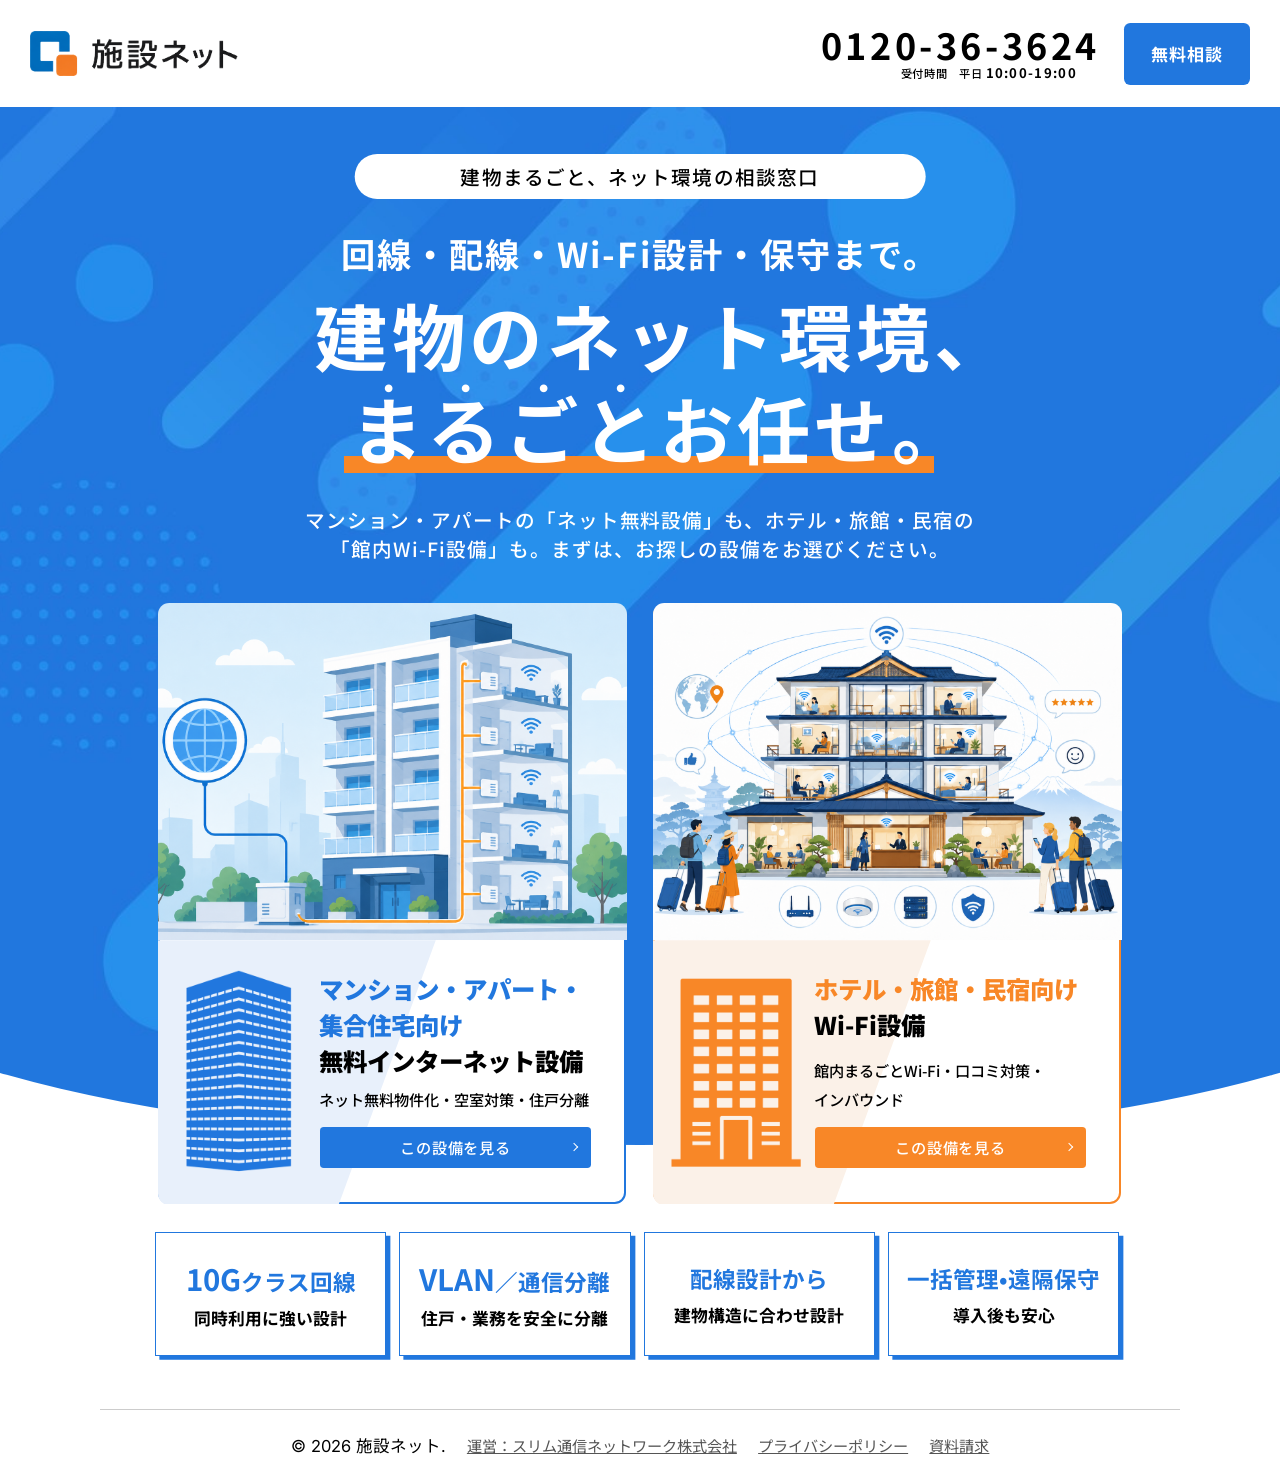
<file: index.html>
<!DOCTYPE html>
<html lang="ja">
<head>
  <meta charset="UTF-8">
  <meta name="robots" content="noindex, nofollow">
  <meta name="viewport" content="width=device-width, initial-scale=1.0">
  <title>施設ネット｜建物のネット環境、まるごとお任せ。</title>
  <meta name="description" content="マンション・アパートのネット無料設備も、ホテル・旅館・民宿の館内Wi-Fi設備も。回線・配線・Wi-Fi設計・保守まで、建物まるごとネット環境の相談窓口。">
  <link rel="preconnect" href="https://fonts.googleapis.com">
  <link rel="preconnect" href="https://fonts.gstatic.com" crossorigin>
  <link href="https://fonts.googleapis.com/css2?family=Noto+Sans+JP:wght@500;700;900&family=Inter:wght@400&display=swap" rel="stylesheet">
  <link rel="stylesheet" href="css/style.css">
  <link rel="stylesheet" href="css/index-sp.css">
</head>
<body>
<div class="fv-page">

  <!-- ===== header ===== -->
  <header class="fv-header">
    <a class="fv-header__logo" href="index.html">
      <img src="assets/logo_v2.png" alt="施設ネット">
    </a>
    <div class="fv-header__contact">
      <a class="fv-header__tel" href="tel:0120363624">0120-36-3624</a>
      <p class="fv-header__hours">
        <span class="fv-header__hours-label">受付時間　平日</span>
        <span class="fv-header__hours-time">10:00-19:00</span>
      </p>
    </div>
    <a class="fv-header__cta" href="https://www.slim-j.net/contact/?utm_source=shisetsu&utm_medium=lp&utm_campaign=index">無料相談</a>
  </header>

  <!-- ===== main（青背景エリア） ===== -->
  <main class="fv-main">
      <div class="fv-main__in">

    <!-- キャッチコピー -->
    <div class="fv-copy">
      <p class="fv-copy__pill">建物まるごと、ネット環境の相談窓口</p>
      <p class="fv-copy__sub">回線・配線・Wi-Fi設計・保守まで。</p>
      <h1 class="fv-copy__h1">
        <span class="fv-copy__h1-line1">建物のネット環境、</span>
        <span class="fv-copy__h1-line2">
          <span class="fv-copy__dots" aria-hidden="true">・・・・</span>
          まるごとお任せ。
          <span class="fv-copy__marker" aria-hidden="true"></span>
        </span>
      </h1>
      <p class="fv-copy__lead">
        マンション・アパートの「ネット無料設備」も、ホテル・旅館・民宿の<br>
        「館内Wi-Fi設備」も。まずは、お探しの設備をお選びください。
      </p>
    </div>

    <!-- 分岐カード -->
    <div class="fv-branch">

      <!-- マンション・アパート・集合住宅向け -->
      <article class="fv-card fv-card--mansion">
        <div class="fv-card__visual">
          <img src="assets/illust_mansion.png" alt="集合住宅の各住戸へインターネットを配線するイラスト">
        </div>
        <div class="fv-card__body">
          <span class="fv-card__wedge" aria-hidden="true"></span>
          <span class="fv-card__picto fv-card__picto--mansion" aria-hidden="true"></span>
          <h2 class="fv-card__title">
            <span class="fv-card__title-accent">マンション・アパート・<br>集合住宅向け</span><br>
            <span class="fv-card__title-black">無料インターネット設備</span>
          </h2>
          <p class="fv-card__desc">ネット無料物件化・空室対策・住戸分離</p>
          <a class="fv-card__btn" href="mansion.html">この設備を見る<span class="fv-card__btn-arrow" aria-hidden="true"></span></a>
        </div>
      </article>

      <!-- ホテル・旅館・民宿向け -->
      <article class="fv-card fv-card--hotel">
        <div class="fv-card__visual">
          <img src="assets/illust_hotel.png" alt="館内すべてにWi-Fiが行き届いたホテルのイラスト">
        </div>
        <div class="fv-card__body">
          <span class="fv-card__wedge" aria-hidden="true"></span>
          <span class="fv-card__picto fv-card__picto--hotel" aria-hidden="true"></span>
          <h2 class="fv-card__title">
            <span class="fv-card__title-accent">ホテル・旅館・民宿向け</span><br>
            <span class="fv-card__title-black">Wi-Fi設備</span>
          </h2>
          <p class="fv-card__desc">館内まるごとWi-Fi・口コミ対策・<br>インバウンド</p>
          <a class="fv-card__btn" href="hotel.html">この設備を見る<span class="fv-card__btn-arrow" aria-hidden="true"></span></a>
        </div>
      </article>

    </div>


    <!-- 特徴 4カード -->
    <ul class="fv-features">
      <li class="fv-feature">
        <p class="fv-feature__title"><span class="fv-feature__din">10G</span>クラス回線</p>
        <p class="fv-feature__sub">同時利用に強い設計</p>
      </li>
      <li class="fv-feature">
        <p class="fv-feature__title"><span class="fv-feature__din">VLAN</span>／通信分離</p>
        <p class="fv-feature__sub">住戸・業務を安全に分離</p>
      </li>
      <li class="fv-feature">
        <p class="fv-feature__title">配線設計から</p>
        <p class="fv-feature__sub">建物構造に合わせ設計</p>
      </li>
      <li class="fv-feature">
        <p class="fv-feature__title">一括管理•遠隔保守</p>
        <p class="fv-feature__sub">導入後も安心</p>
      </li>
    </ul>

  </div>
    </main>

  <!-- ===== copyright ===== -->
  <footer class="fv-footer">
    <p>© 2026 施設ネット.<span class="copy-links"><a href="https://www.slim-j.net/" target="_blank" rel="noopener">運営：スリム通信ネットワーク株式会社</a><a href="https://www.slim-j.net/privacy/" target="_blank" rel="noopener">プライバシーポリシー</a><a href="https://www.slim-j.net/application/?utm_source=shisetsu&utm_medium=lp&utm_campaign=index" target="_blank" rel="noopener">資料請求</a></span></p>
  </footer>

</div>
<a class="totop" href="#" aria-label="ページ上部へ戻る"><i aria-hidden="true"></i></a>
<script>
(function(){
  var tt = document.querySelector('.totop');
  function ttv(){ tt.classList.toggle('is-show', window.scrollY > window.innerHeight * 0.9); }
  window.addEventListener('scroll', ttv, {passive:true}); ttv();
})();
</script>
</body>
</html>
</file>
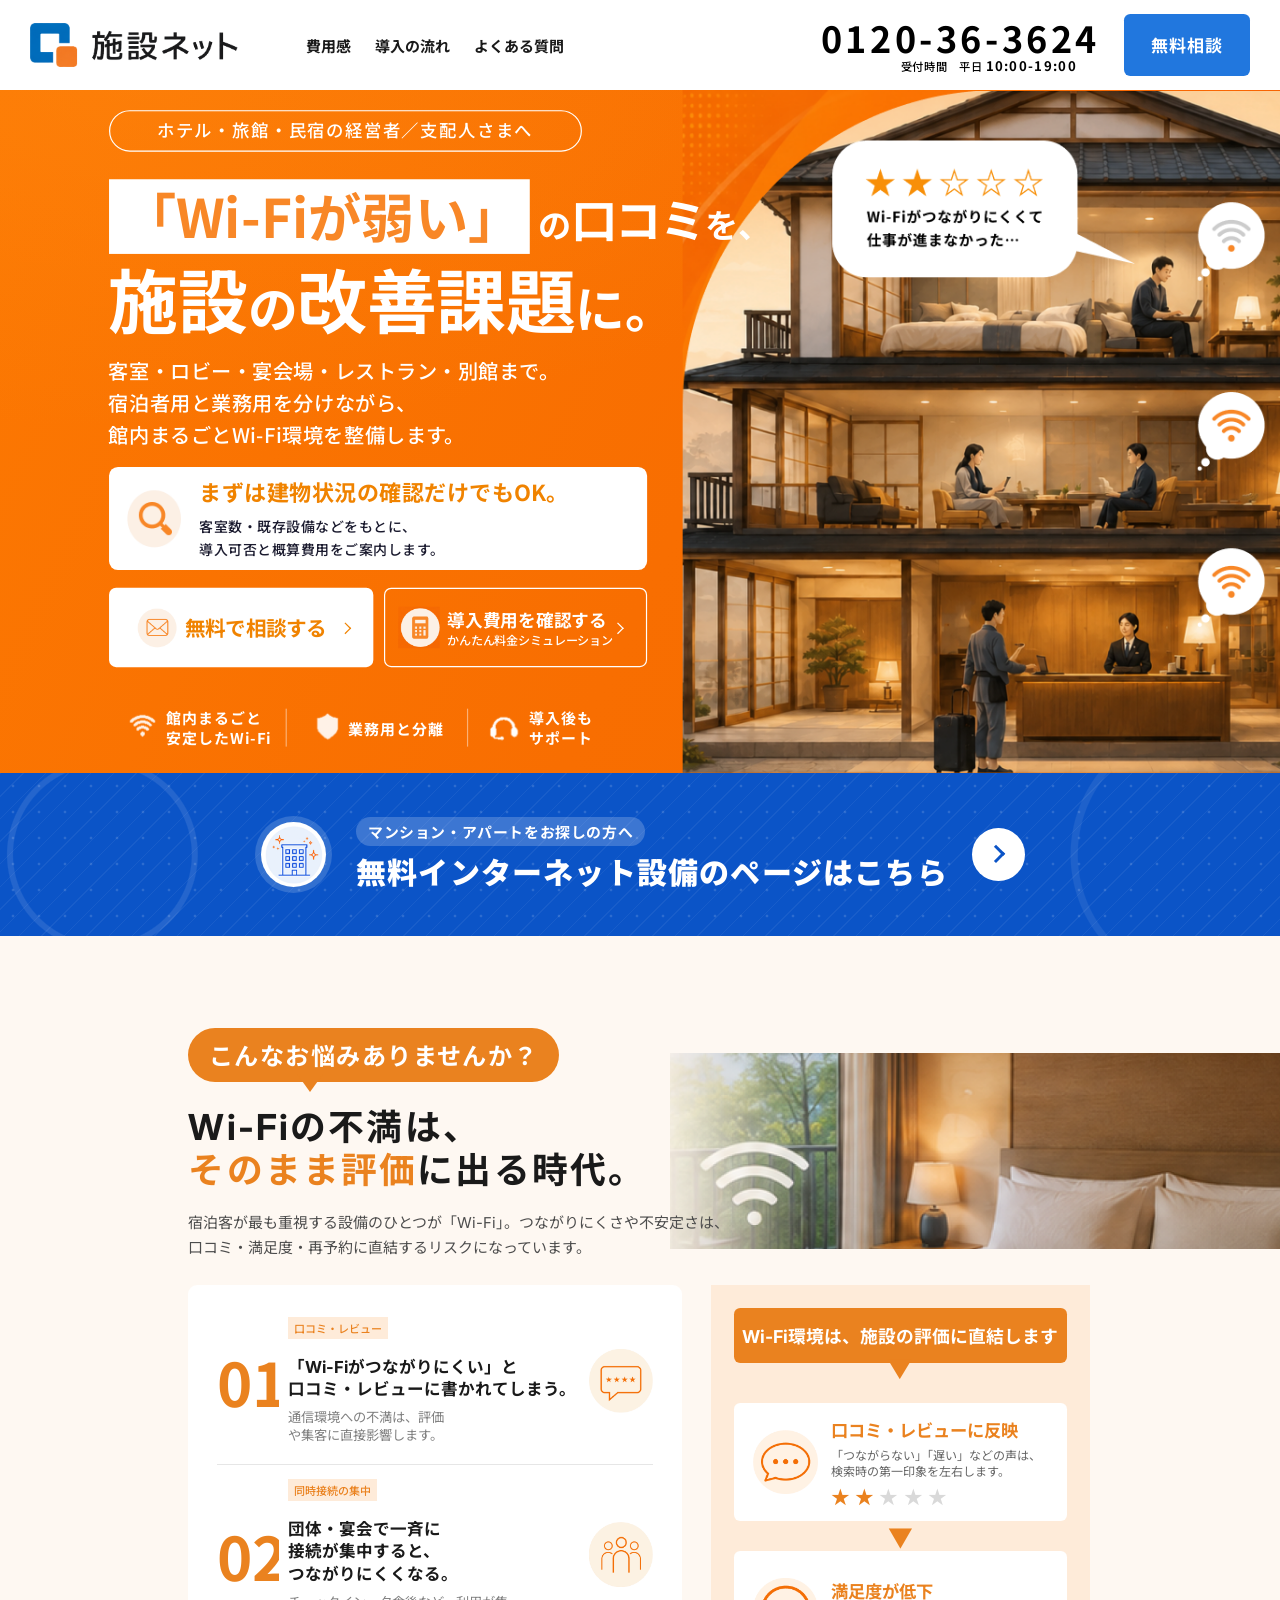
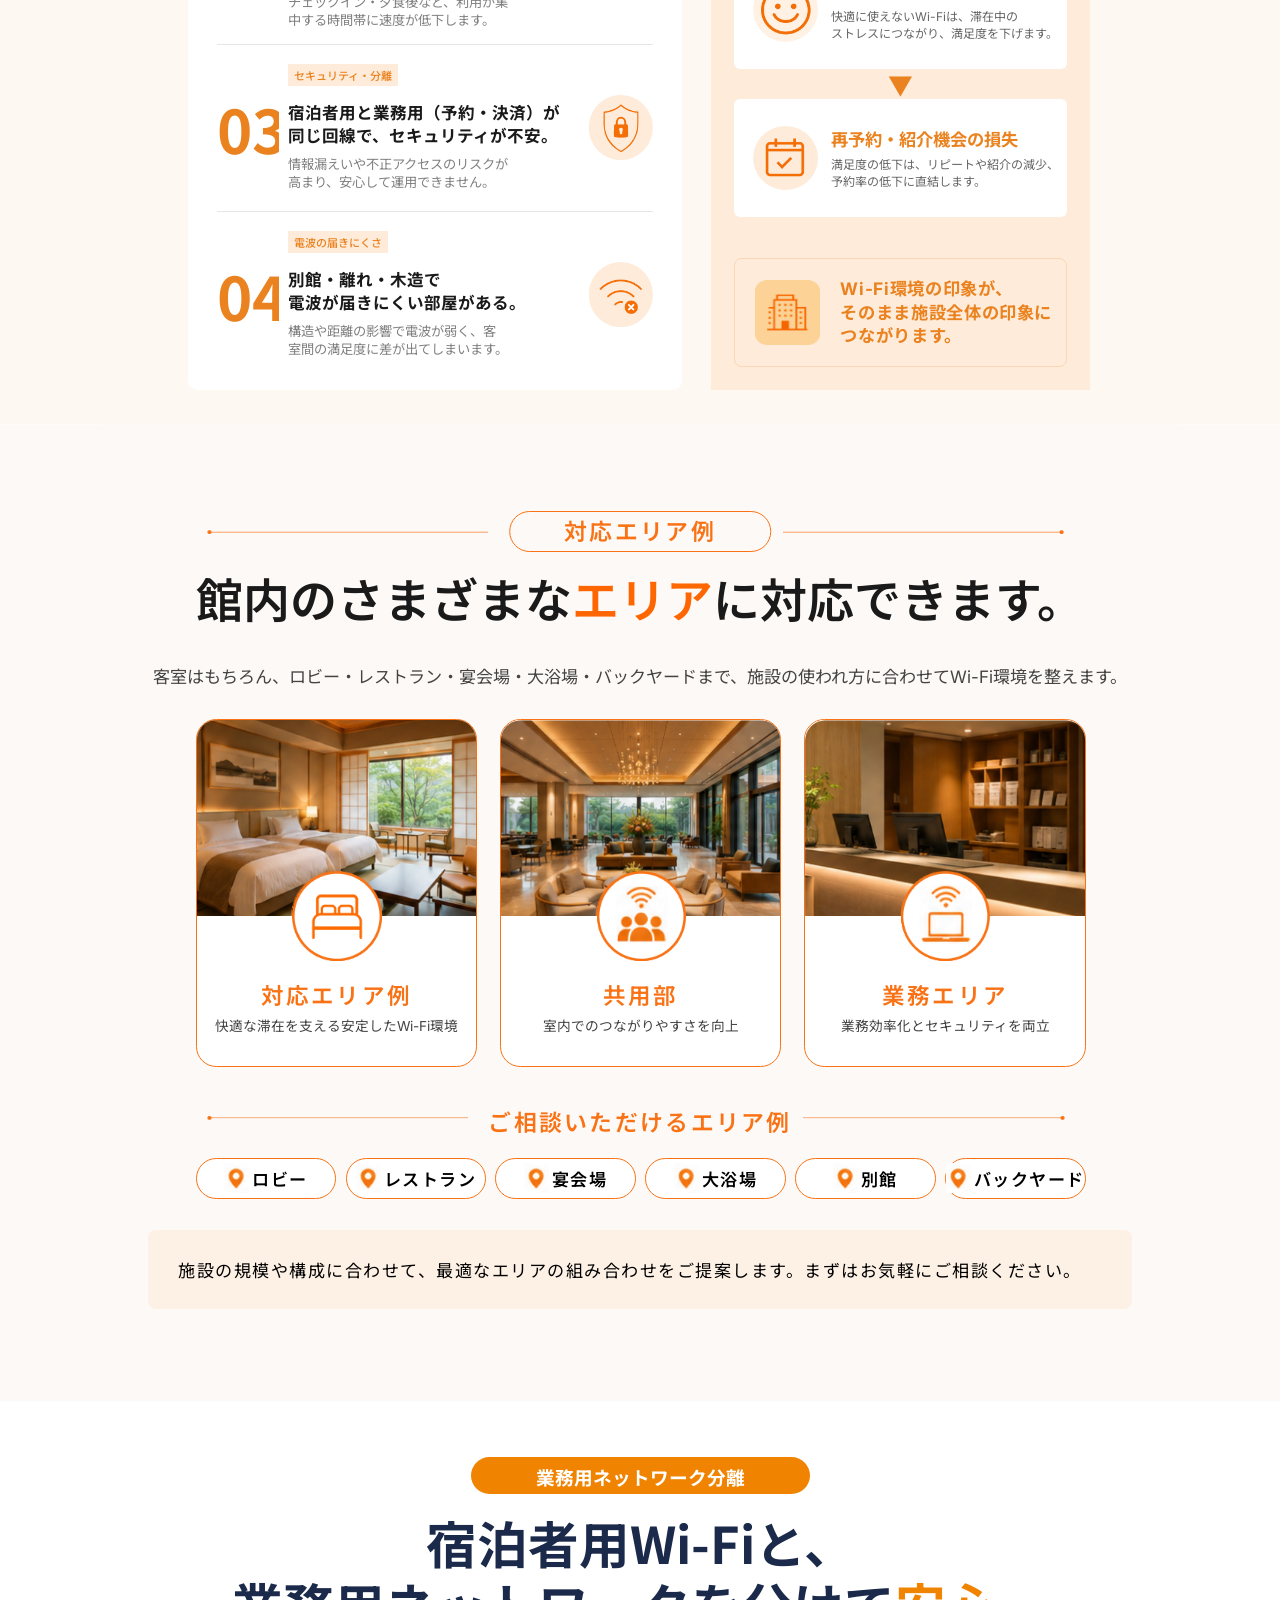
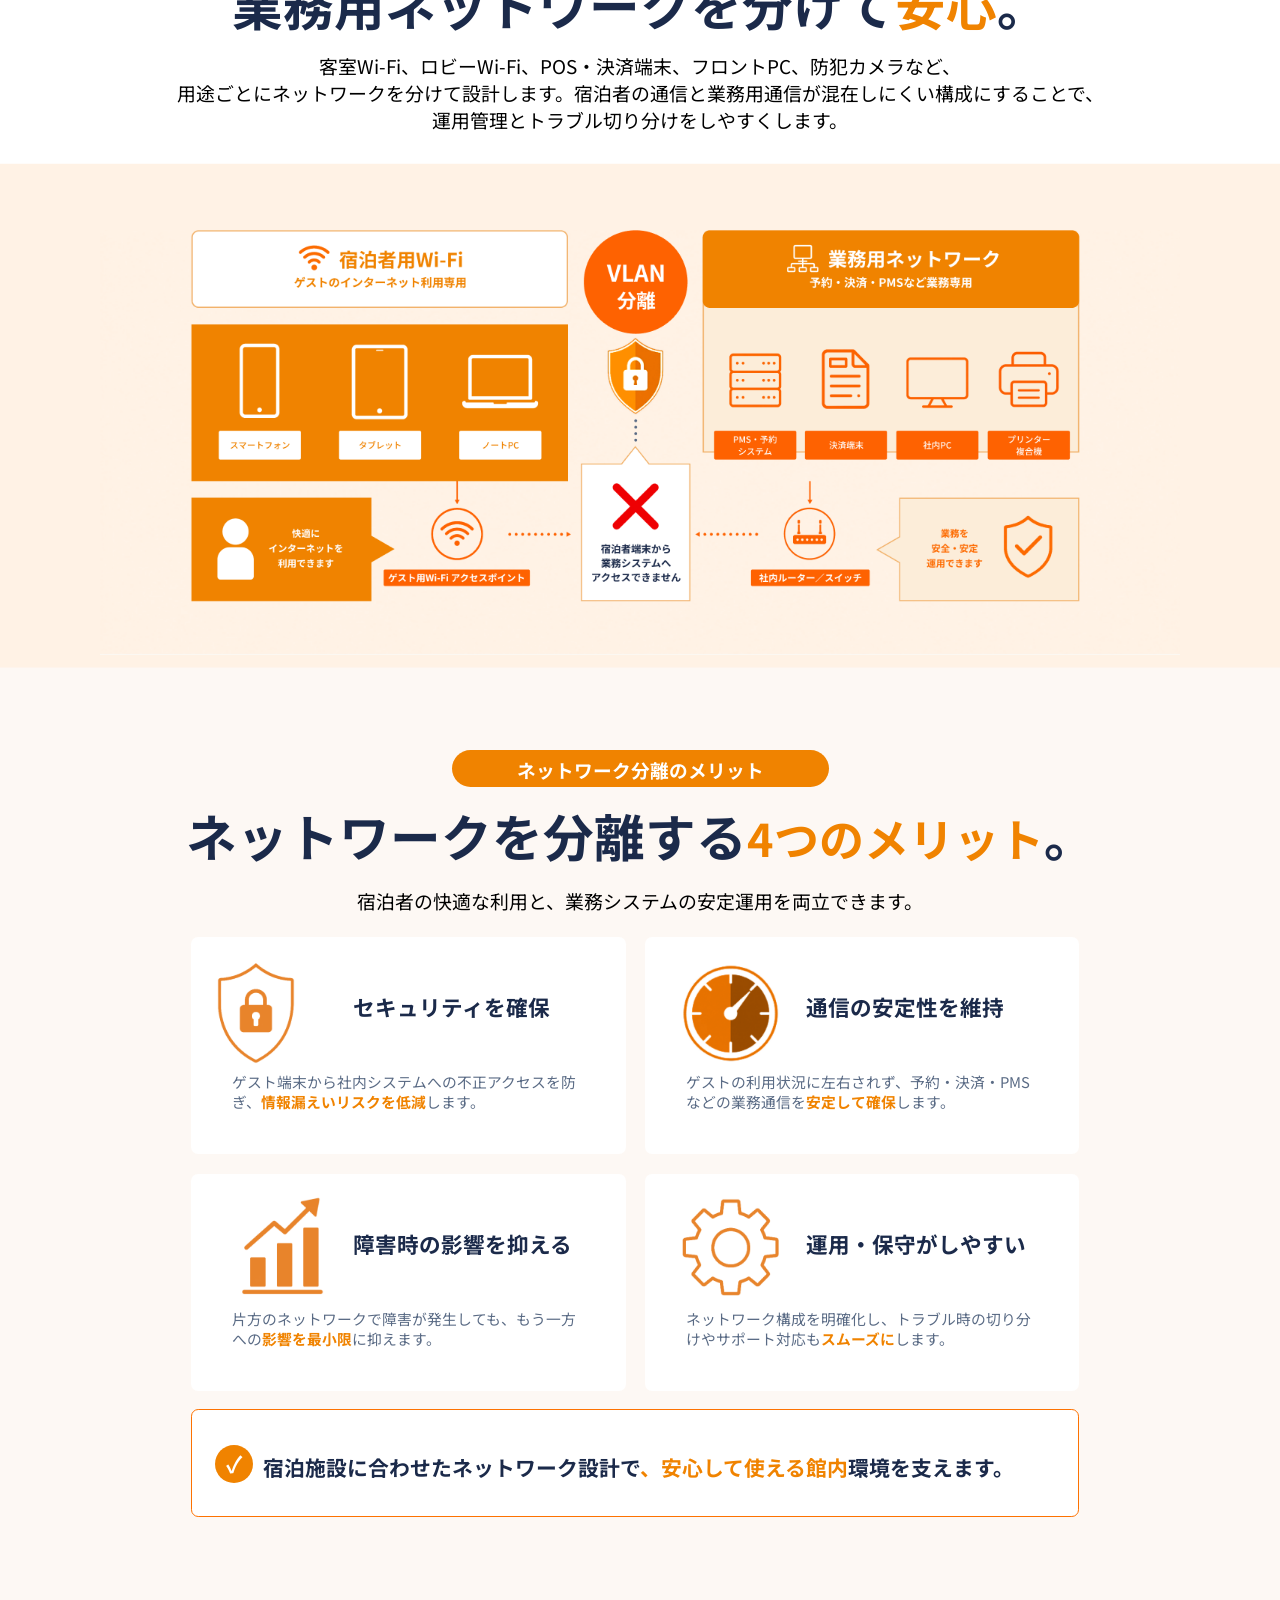
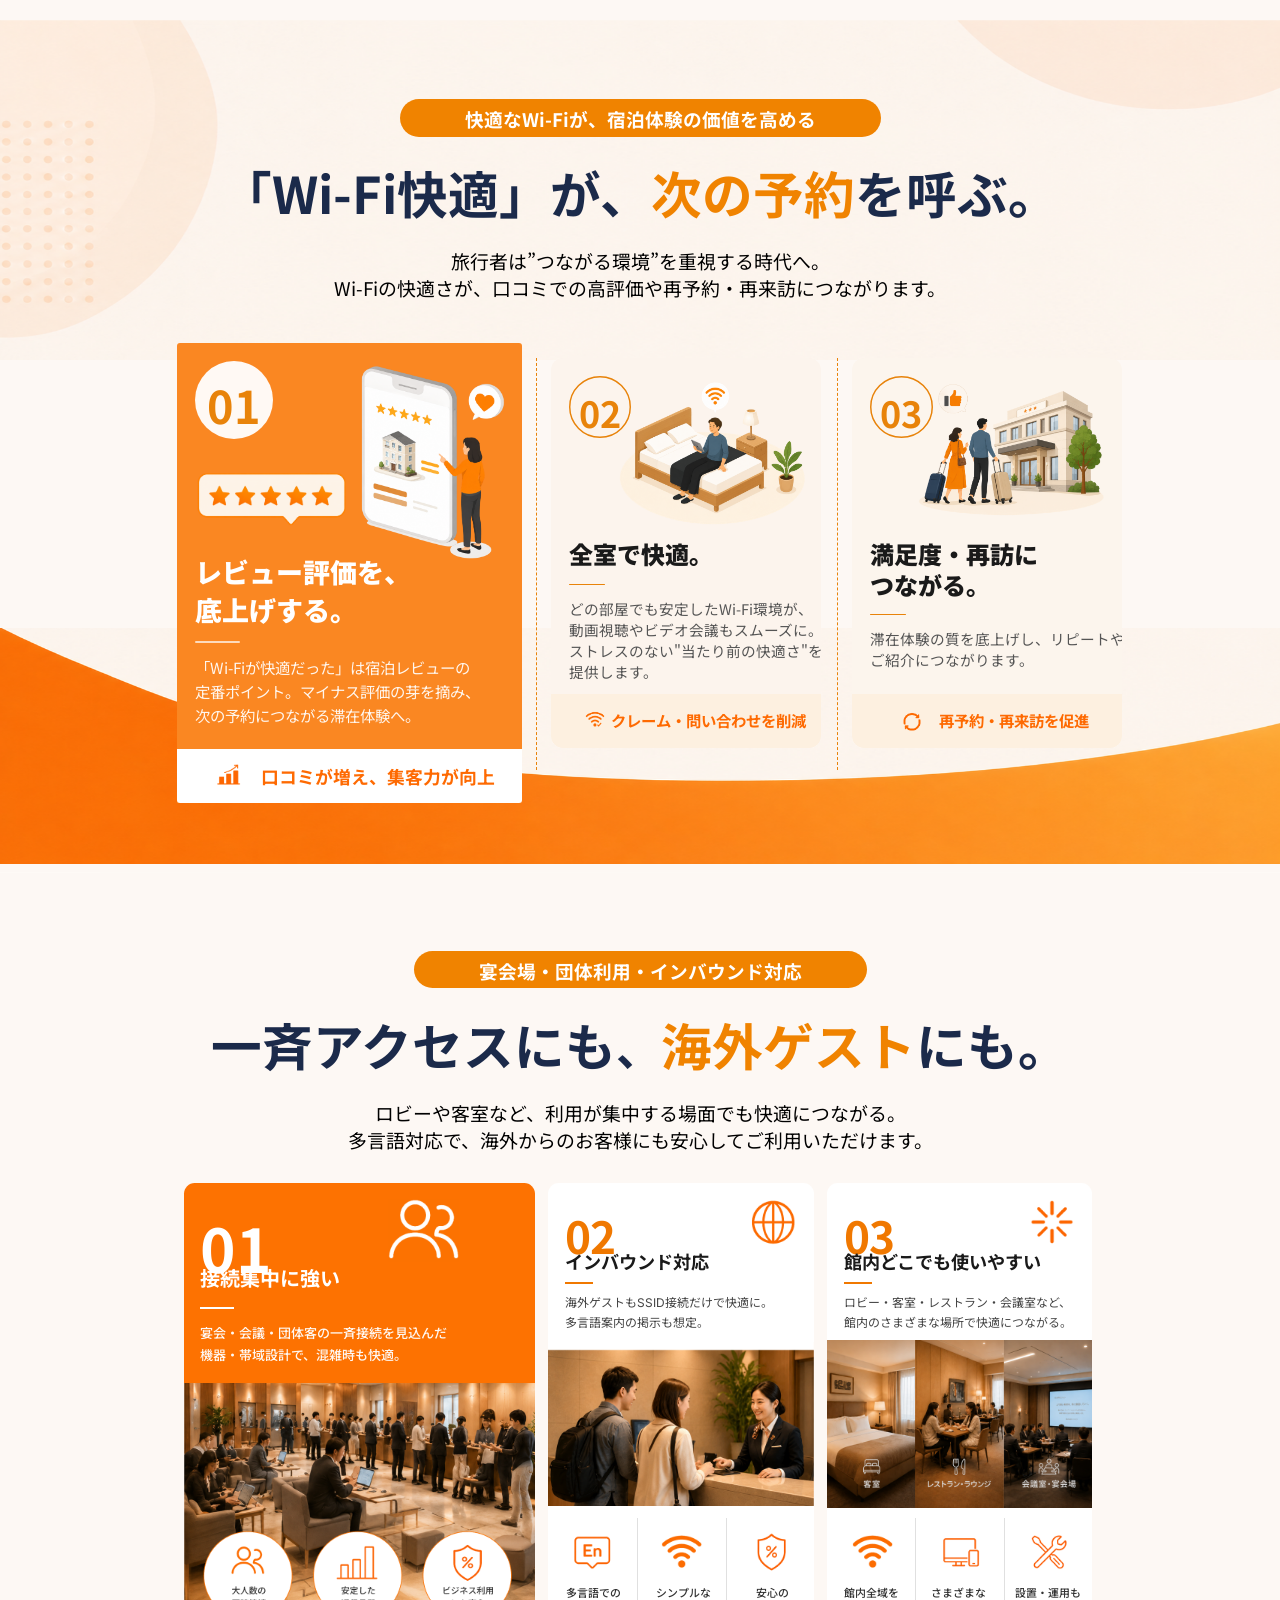
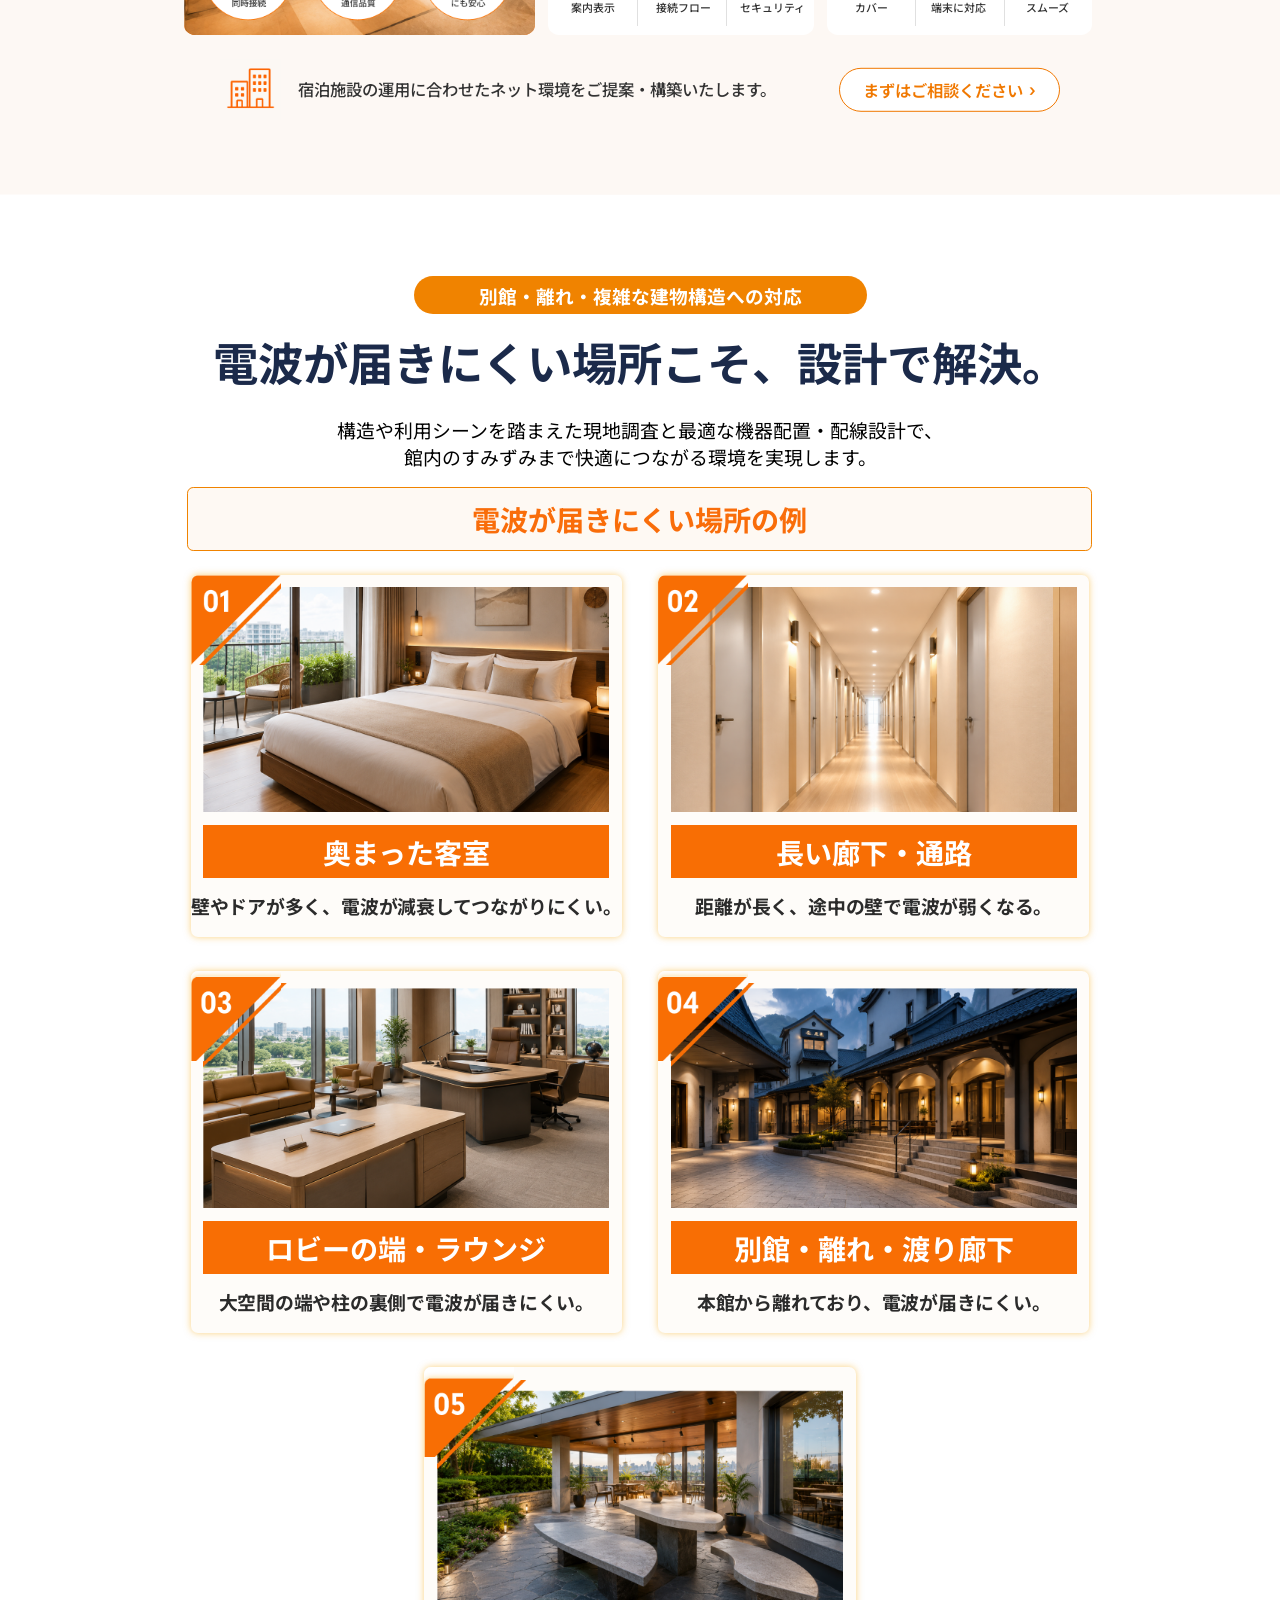
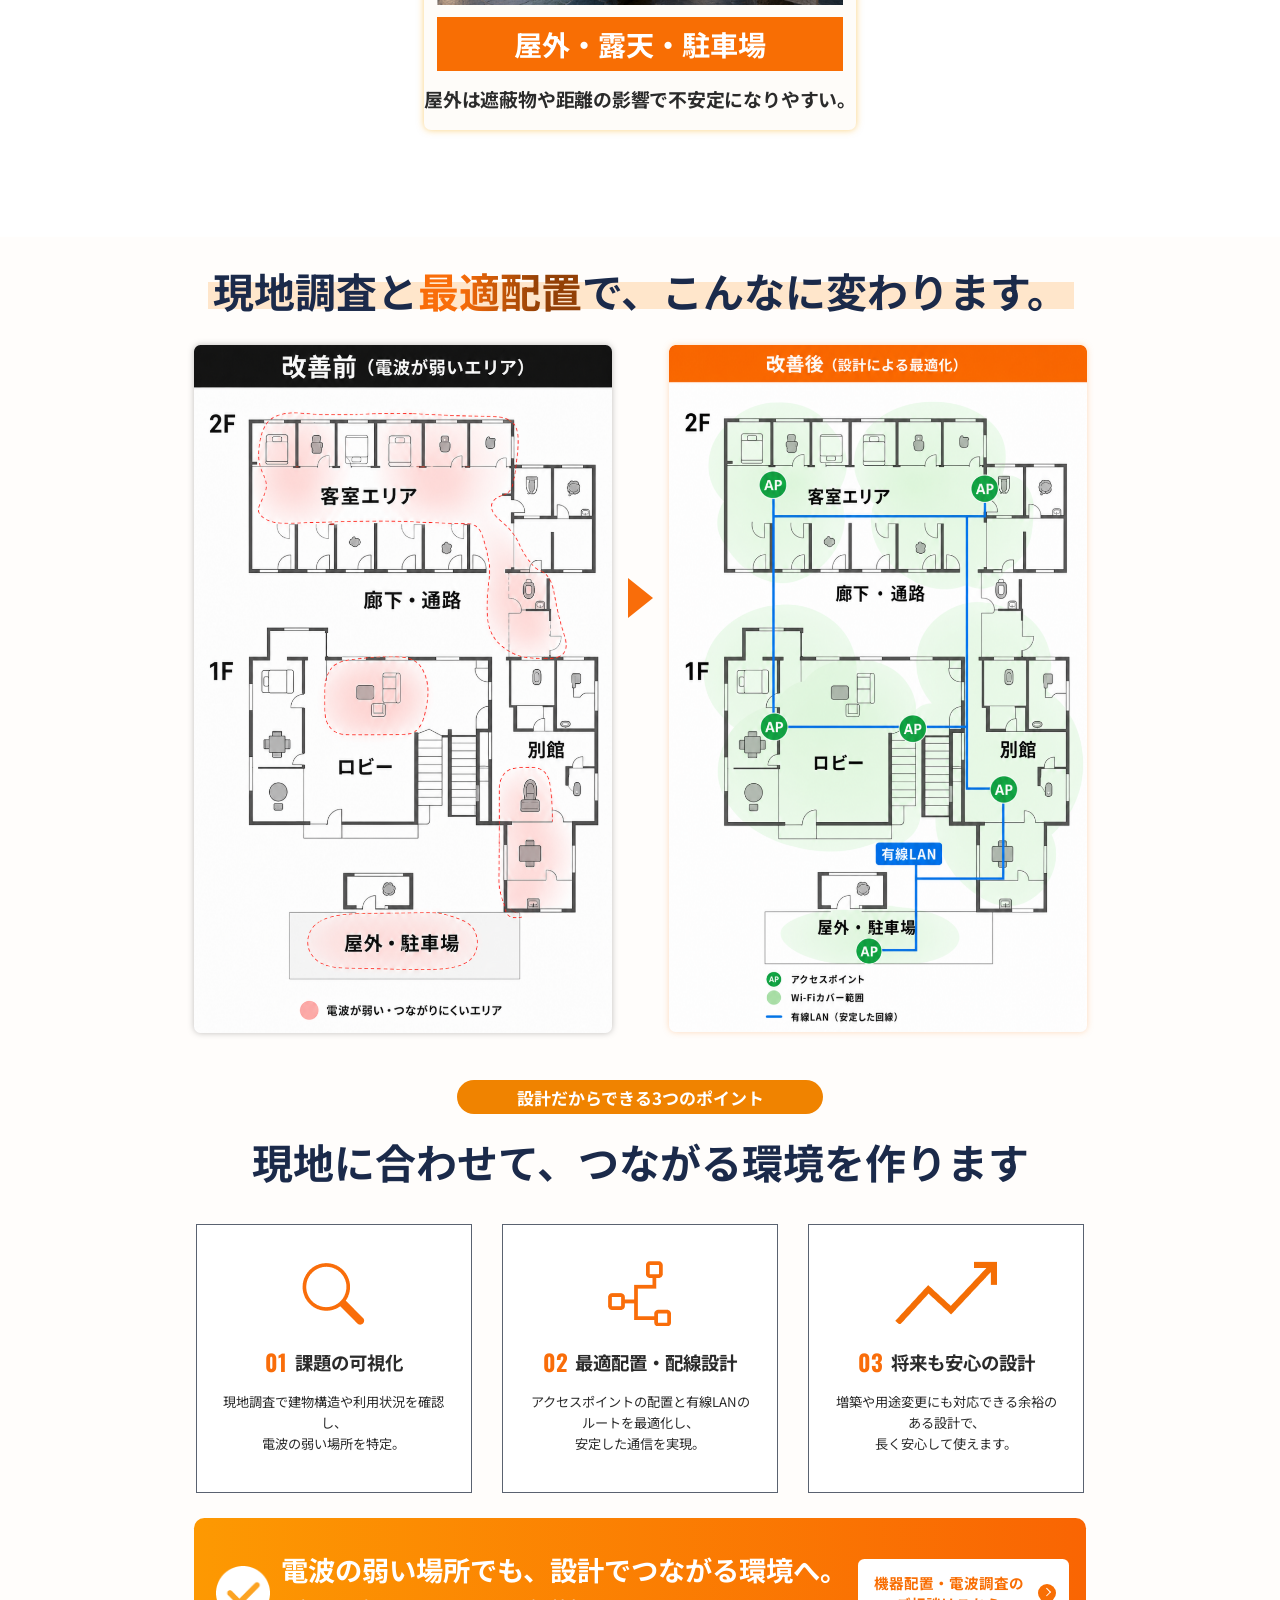
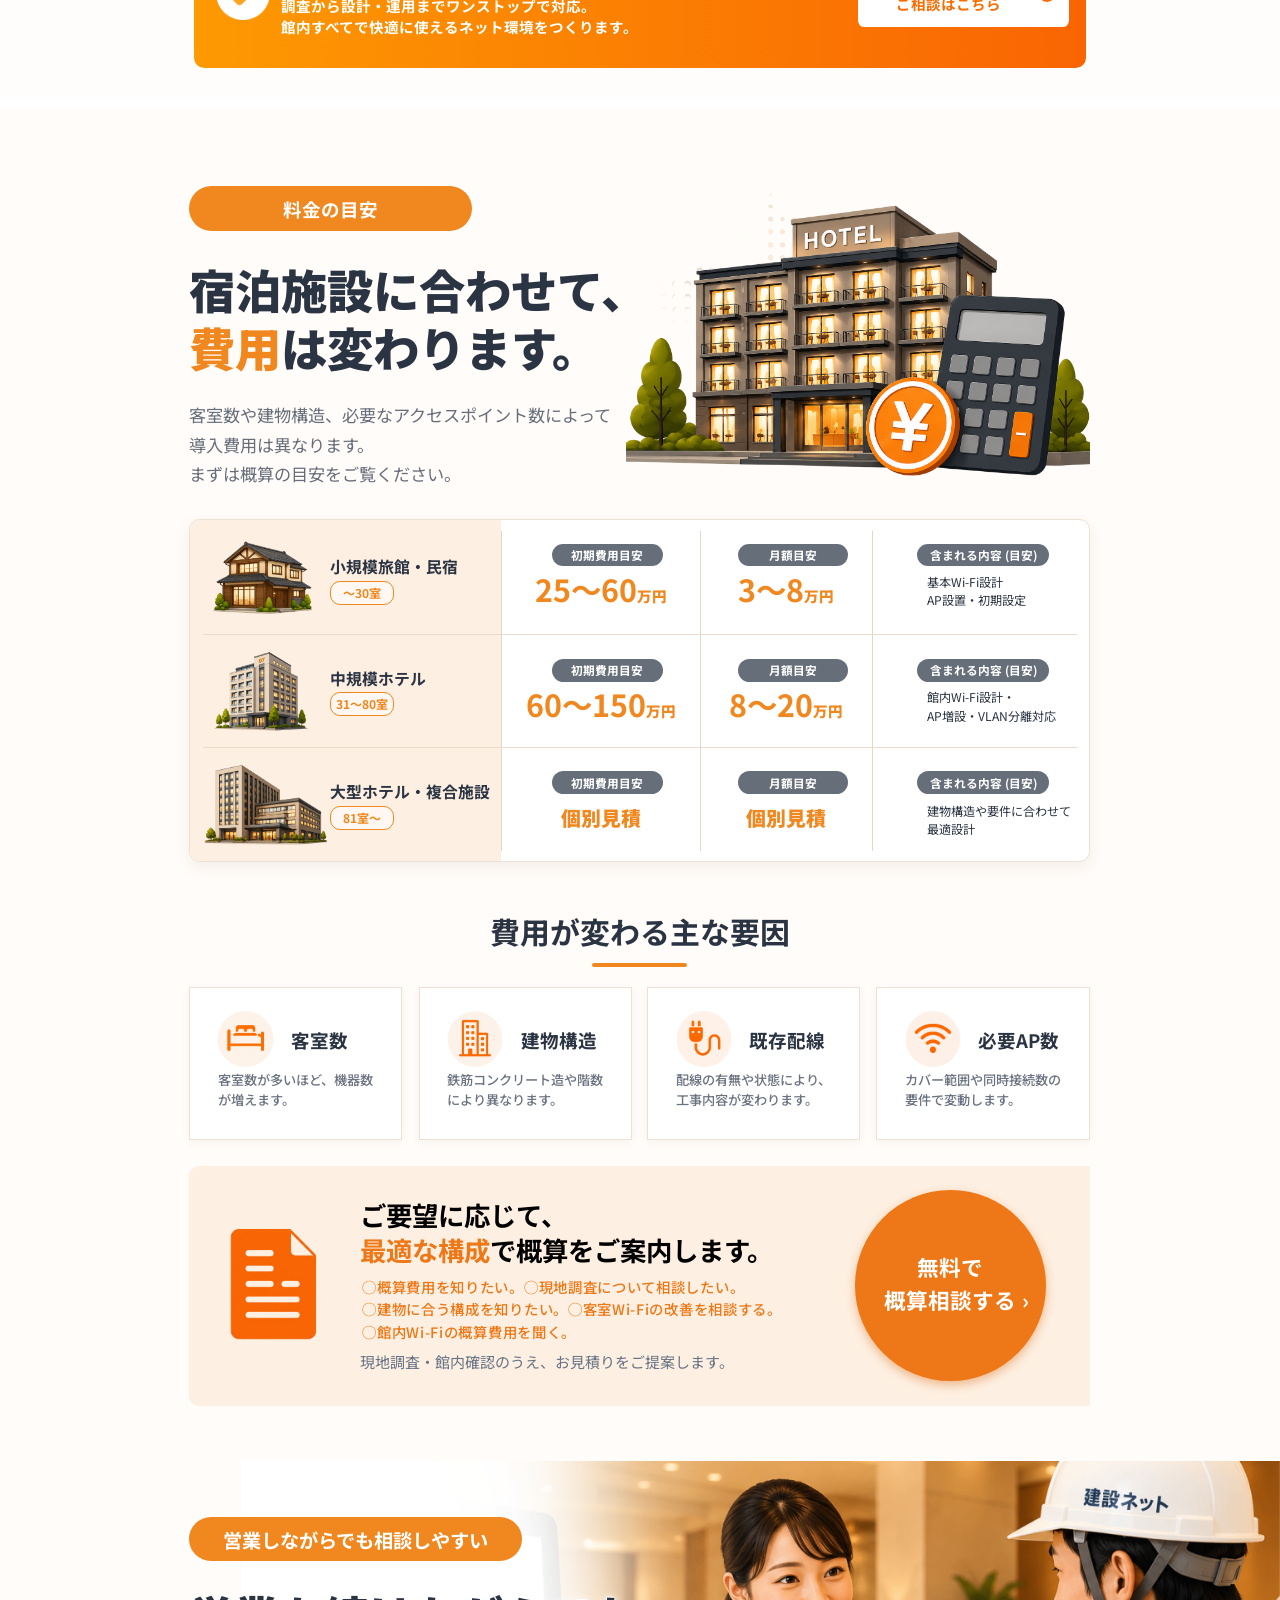
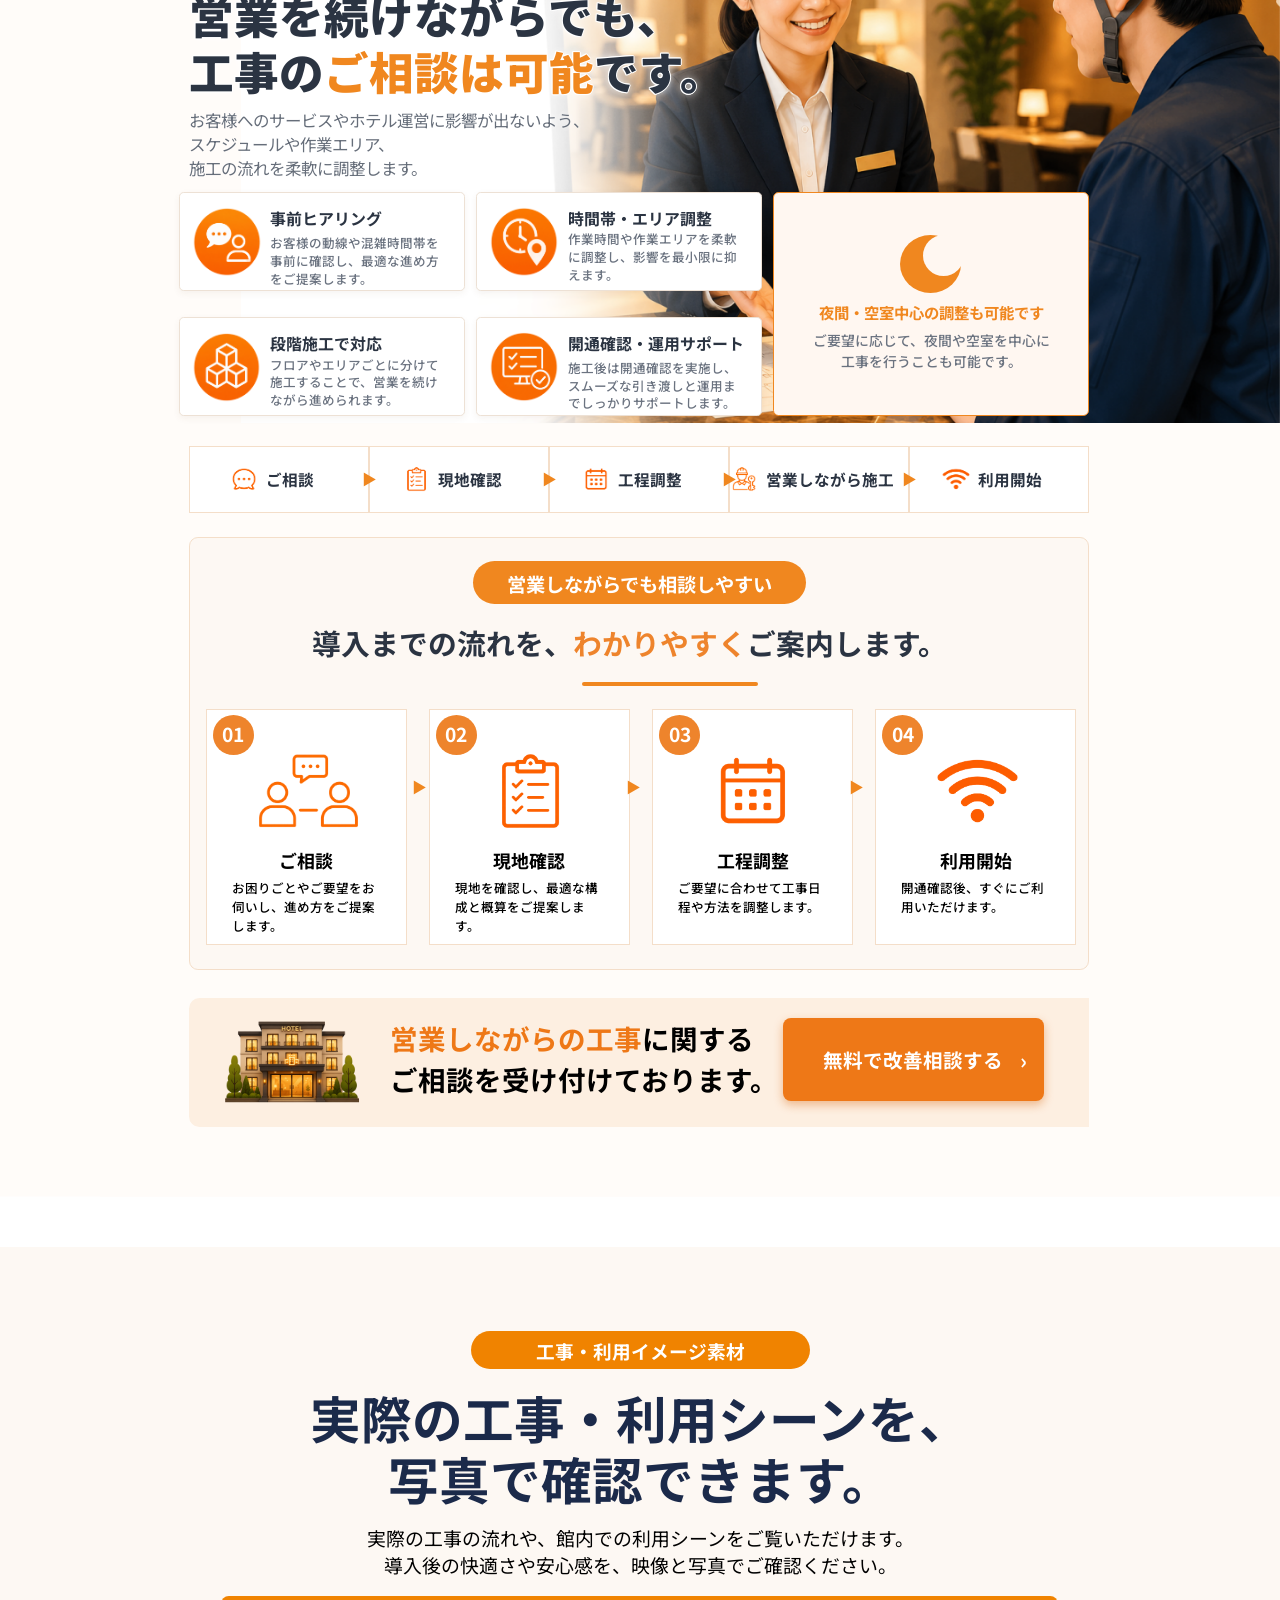
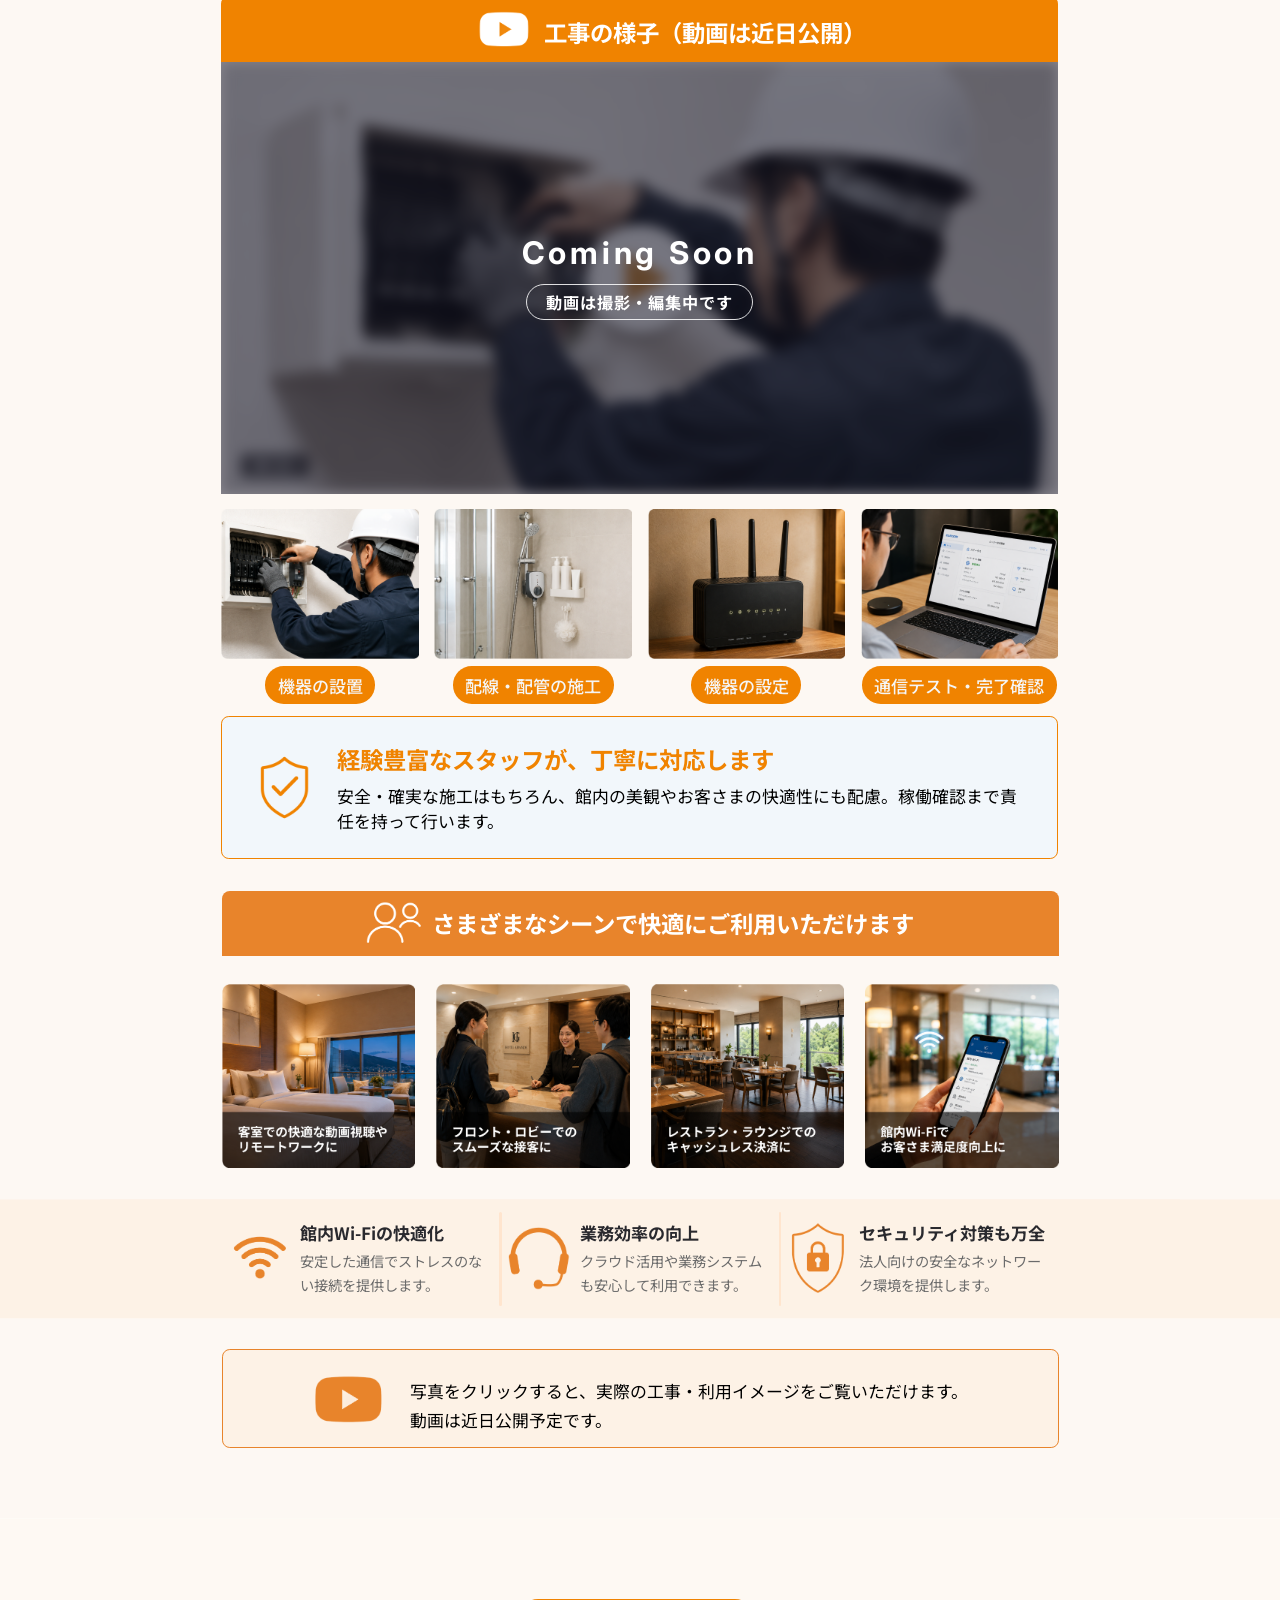
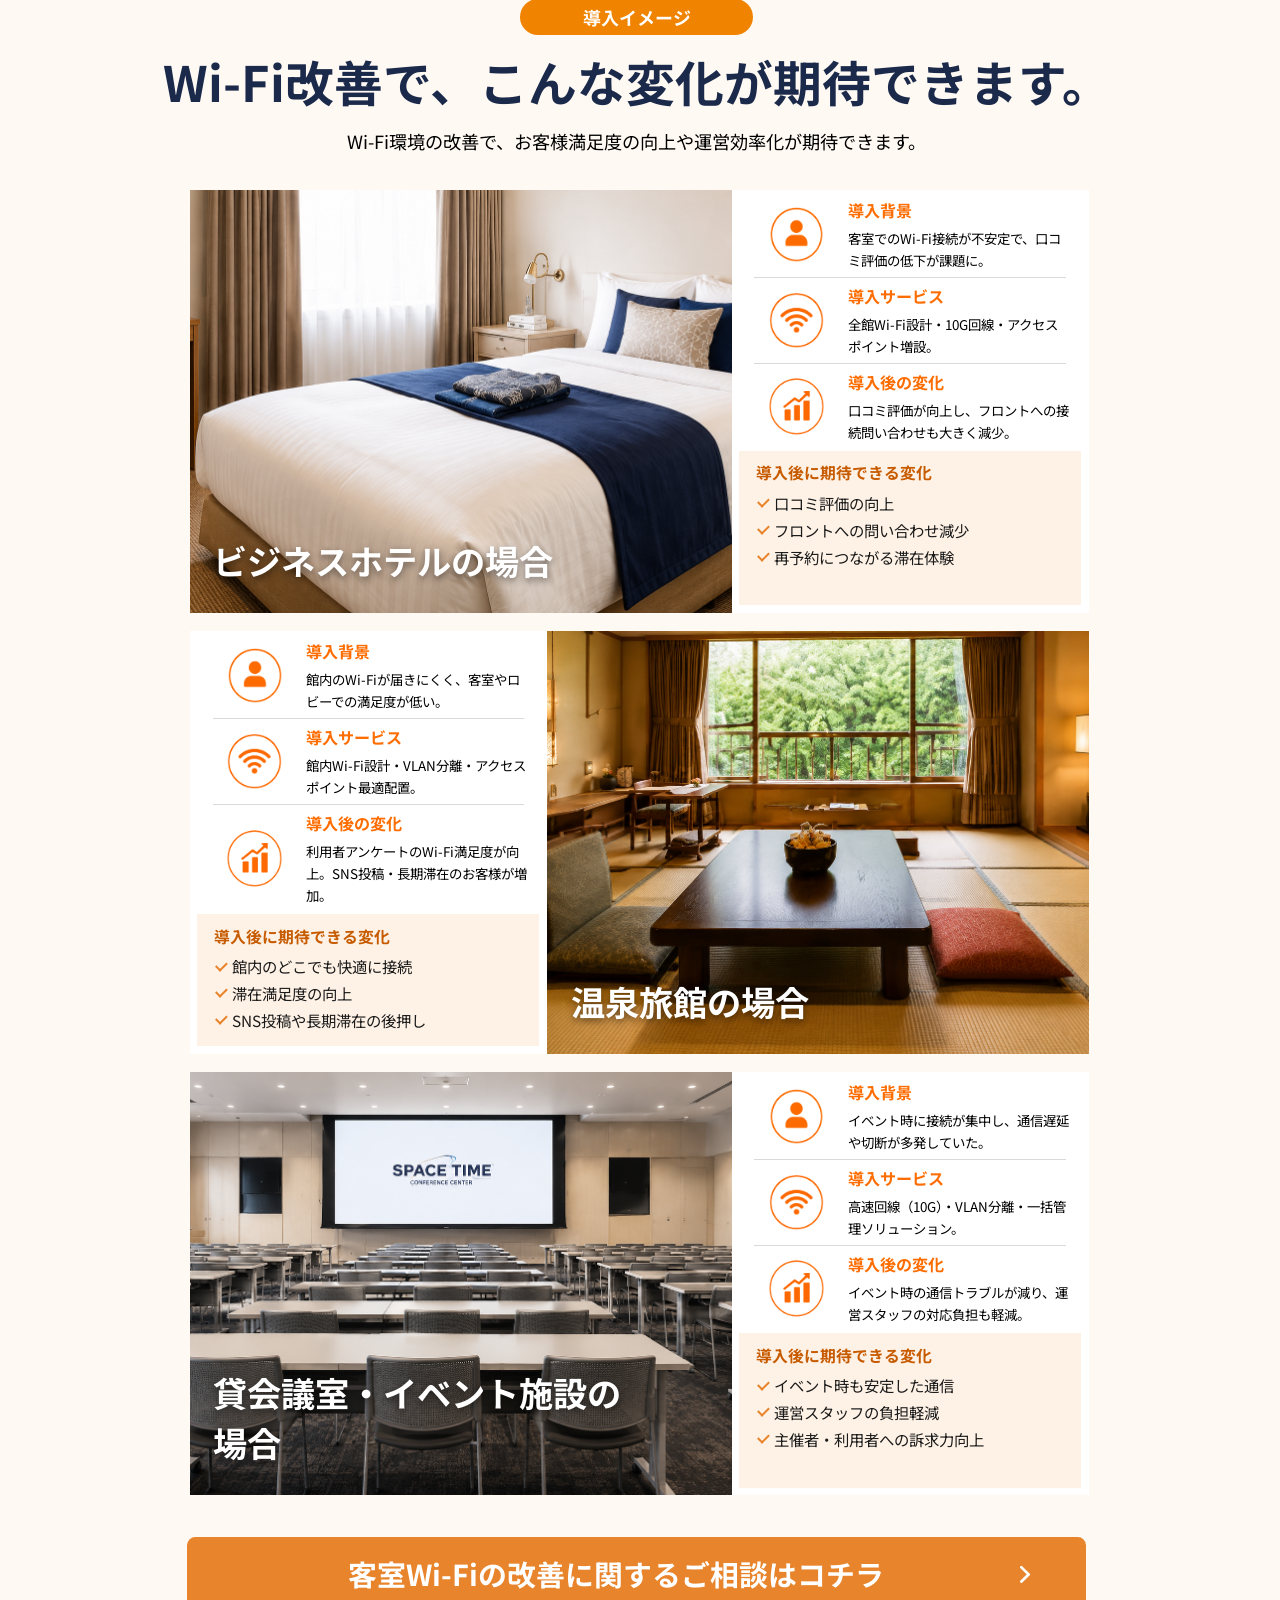
<file: hotel.html>
<!DOCTYPE html>
<html lang="ja">
<head>
  <meta charset="UTF-8">
  <meta name="robots" content="noindex, nofollow">
  <meta name="viewport" content="width=device-width, initial-scale=1.0">
  <title>ホテル・旅館・民宿向け 館内Wi-Fi設備｜施設ネット</title>
  <meta name="description" content="「Wi-Fiが弱い」の口コミを施設の改善課題に。客室・ロビー・宴会場・別館まで、宿泊者用と業務用を分けながら館内まるごとWi-Fi環境を整備します。">
  <link rel="preconnect" href="https://fonts.googleapis.com">
  <link rel="preconnect" href="https://fonts.gstatic.com" crossorigin>
  <link href="https://fonts.googleapis.com/css2?family=Noto+Sans+JP:wght@400;500;600;700;900&family=Inter:wght@400;700&family=Oswald:wght@700&family=Reddit+Sans+Condensed:wght@700&family=Ubuntu+Sans+Mono:wght@500&display=swap" rel="stylesheet">
  <link rel="stylesheet" href="css/style.css">
  <link rel="stylesheet" href="css/hotel.css">
  <link rel="stylesheet" href="css/hotel-sp.css">
</head>
<body>
<div class="fv-page">

  <!-- ===== header（h120版） ===== -->
  <header class="fv-header fv-header--hotel">
    <a class="fv-header__logo" href="index.html">
      <img src="assets/logo_v2.png" alt="施設ネット">
    </a>
    <nav class="gl-nav" aria-label="ページ内リンク">
      <a href="#price">費用感</a><a href="#flow">導入の流れ</a><a href="#faq">よくある質問</a>
    </nav>
    <div class="fv-header__contact">
      <a class="fv-header__tel" href="tel:0120363624">0120-36-3624</a>
      <p class="fv-header__hours">
        <span class="fv-header__hours-label">受付時間　平日</span>
        <span class="fv-header__hours-time">10:00-19:00</span>
      </p>
    </div>
    <a class="fv-header__cta" href="https://www.slim-j.net/contact/?utm_source=shisetsu&utm_medium=lp&utm_campaign=hotel">無料相談</a>

    <!-- SP専用（900px以下でのみ表示） -->
    <a class="sp-tel" href="tel:0120363624">電話で相談</a>
    <button class="sp-menu" type="button" aria-label="メニューを開く">
      <span></span><span></span><span></span>
    </button>
  </header>

  <!-- SP専用ドロワー -->
  <nav class="sp-drawer" aria-label="メニュー">
    <button class="sp-drawer__close" type="button" aria-label="メニューを閉じる">×</button>
    <a class="sp-drawer__link" href="#price">料金の目安</a>
    <a class="sp-drawer__link" href="#flow">導入の流れ</a>
    <a class="sp-drawer__link" href="#faq">よくあるご質問</a>
    <a class="sp-drawer__tel" href="tel:0120363624">0120-36-3624</a>
    <p class="sp-drawer__hours">受付時間　平日 10:00-19:00</p>
    <a class="sp-drawer__cta" href="https://www.slim-j.net/contact/?utm_source=shisetsu&utm_medium=lp&utm_campaign=hotel">無料相談</a>
  </nav>

  <main>

    <!-- ===== FV ===== -->
    <section class="hfv">
      <div class="hfv__in">
      <img class="hfv__photo" src="assets/hotel/fv_photo.png" alt="旅館の客室・ロビーでWi-Fiを利用する宿泊客と、Wi-Fiがつながりにくいという口コミのイメージ">

      <p class="hfv__eyebrow">ホテル・旅館・民宿の経営者／支配人さまへ</p>

      <h1 class="hfv__h1">
        <span class="hfv__h1-box" aria-hidden="true"></span>
        <span class="hfv__h1-line1">
          <span class="hfv__h1-weak">「Wi-Fiが弱い」</span><span class="hfv__h1-s1">の</span><span class="hfv__h1-m1">口コミ</span><span class="hfv__h1-s1">を、</span>
        </span>
        <span class="hfv__h1-line2">施設<span class="hfv__h1-s2">の</span>改善課題<span class="hfv__h1-s2">に。</span></span>
      </h1>

      <p class="hfv__lead">
        客室・ロビー・宴会場・レストラン・別館まで。<br>
        宿泊者用と業務用を分けながら、<br>
        館内まるごとWi-Fi環境を整備します。
      </p>

      <div class="hfv__panel">
        <img class="hfv__panel-icon" src="assets/hotel/fv_ic_search.png" alt="">
        <p class="hfv__panel-title">まずは建物状況の確認だけでもOK。</p>
        <p class="hfv__panel-text">客室数・既存設備などをもとに、<br>導入可否と概算費用をご案内します。</p>
      </div>

      <a class="hfv__btn hfv__btn--solid" href="https://www.slim-j.net/contact/?utm_source=shisetsu&utm_medium=lp&utm_campaign=hotel">
        <img src="assets/hotel/fv_ic_mail.png" alt="">
        <span>無料で相談する</span>
        <i class="hfv__chev hfv__chev--orange" aria-hidden="true"></i>
      </a>
      <a class="hfv__btn hfv__btn--line" href="#price">
        <img src="assets/hotel/fv_ic_calc.png" alt="">
        <span class="hfv__btn-2line">導入費用を確認する<small>かんたん料金シミュレーション</small></span>
        <i class="hfv__chev hfv__chev--white" aria-hidden="true"></i>
      </a>

      <p class="hfv__badge" style="left:7.625rem;"><img src="assets/hotel/fv_ic_wifi_white.png" alt="">館内まるごと<br>安定したWi-Fi</p>
      <p class="hfv__badge" style="left:20.388rem;"><img src="assets/hotel/fv_ic_shield_white.png" alt="">業務用と分離</p>
      <p class="hfv__badge" style="left:33.15rem;"><img src="assets/hotel/fv_ic_head_white.png" alt="">導入後も<br>サポート</p>
    </div>
    </section>

    <!-- ===== FV（SP専用・900px以下でのみ表示） ===== -->
    <section class="sp-hfv sp-only">
      <div class="sp-hfv__hero">
        <img class="sp-hfv__photo" src="assets/hotel/sp/sp_hfv_photo_v2.png" alt="夕暮れの旅館の外観">
        <div class="sp-hfv__hero-in">
          <h1 class="sp-hfv__h1"><span class="sp-hfv__h1-box">「Wi-Fiが弱い」</span><br>の口コミを、<br>施設の改善課題に。</h1>
          <p class="sp-hfv__lead">客室・ロビー・レストラン・別館まで、<br>館内環境に合わせてWi-Fi改善をご提案します。</p>
        </div>
      </div>
      <a class="sp-hfv__cta sp-hfv__cta--solid" href="https://www.slim-j.net/contact/?utm_source=shisetsu&utm_medium=lp&utm_campaign=hotel"><img src="assets/hotel/sp/sp_hfv_cta1ic_v2.png" alt="">客室Wi-Fiの改善を相談する<span class="sp-hfv__chev" aria-hidden="true"></span></a>
      <a class="sp-hfv__cta sp-hfv__cta--line" href="#price"><img src="assets/hotel/sp/sp_hfv_cta2ic_v2.png" alt="">館内Wi-Fiの概算費用を聞く<span class="sp-hfv__chev sp-hfv__chev--o" aria-hidden="true"></span></a>
      <ul class="sp-hfv__vals">
        <li><img src="assets/hotel/sp/sp_hfv_ic1_v2.png" alt=""><span>現地調査</span></li>
        <li><img src="assets/hotel/sp/sp_hfv_ic2_v2.png" alt=""><span>館内設計</span></li>
        <li><img src="assets/hotel/sp/sp_hfv_ic3_v2.png" alt=""><span>保守対応</span></li>
      </ul>
      <p class="sp-hfv__note">※ご相談・お見積もりは無料です。お気軽にご相談ください。</p>
    </section>


    <!-- 相互リンク（2026-08-12 回遊提案） -->
    <a class="switch-band switch-band--to-mansion" href="mansion.html">
      <span class="switch-band__deco" aria-hidden="true"></span>
      <span class="switch-band__inner">
        <img class="switch-band__icon" src="assets/mansion/sp/sp_merit_ic1_v2.png" alt="" aria-hidden="true">
        <span class="switch-band__tx">
          <span class="switch-band__sub">マンション・アパートをお探しの方へ</span>
          <span class="switch-band__main">無料インターネット設備<span class="switch-band__opt">のページ</span>はこちら</span>
        </span>
        <span class="switch-band__go" aria-hidden="true"></span>
      </span>
    </a>

    <!-- ===== こんな悩みありませんか？ ===== -->
    <section class="h-worry">
      <img class="h-worry__deco" src="assets/hotel/wr_deco.png" alt="" aria-hidden="true">

      <div class="h-worry__intro">
        <p class="h-worry__pill">こんなお悩みありませんか？<i aria-hidden="true"></i></p>
        <h2 class="h-worry__heading">Wi-Fiの不満は、<br><span class="tx-o">そのまま評価</span>に出る時代。</h2>
        <p class="h-worry__lead">
          宿泊客が最も重視する設備のひとつが「Wi-Fi」。つながりにくさや不安定さは、<br>
          口コミ・満足度・再予約に直結するリスクになっています。
        </p>
      </div>

      <!-- 左：課題カード -->
      <div class="h-worry__cards">
        <div class="h-worry__card">
          <span class="h-worry__num">01</span>
          <div class="h-worry__body">
            <span class="h-worry__tag">口コミ・レビュー</span>
            <p class="h-worry__title">「Wi-Fiがつながりにくい」と<br>口コミ・レビューに書かれてしまう。</p>
            <p class="h-worry__sub">通信環境への不満は、評価や集客に直接影響します。</p>
          </div>
          <img class="h-worry__icon" src="assets/hotel/wr_ic1.png" alt="">
        </div>
        <span class="h-worry__div" aria-hidden="true"></span>
        <div class="h-worry__card">
          <span class="h-worry__num">02</span>
          <div class="h-worry__body">
            <span class="h-worry__tag">同時接続の集中</span>
            <p class="h-worry__title">団体・宴会で一斉に接続が集中すると、<br>つながりにくくなる。</p>
            <p class="h-worry__sub">チェックイン・夕食後など、利用が集中する時間帯に速度が低下します。</p>
          </div>
          <img class="h-worry__icon" src="assets/hotel/wr_ic2.png" alt="">
        </div>
        <span class="h-worry__div" aria-hidden="true"></span>
        <div class="h-worry__card">
          <span class="h-worry__num">03</span>
          <div class="h-worry__body">
            <span class="h-worry__tag">セキュリティ・分離</span>
            <p class="h-worry__title">宿泊者用と業務用（予約・決済）が<br>同じ回線で、セキュリティが不安。</p>
            <p class="h-worry__sub">情報漏えいや不正アクセスのリスクが高まり、安心して運用できません。</p>
          </div>
          <img class="h-worry__icon" src="assets/hotel/wr_ic3.png" alt="">
        </div>
        <span class="h-worry__div" aria-hidden="true"></span>
        <div class="h-worry__card">
          <span class="h-worry__num">04</span>
          <div class="h-worry__body">
            <span class="h-worry__tag">電波の届きにくさ</span>
            <p class="h-worry__title">別館・離れ・木造で<br>電波が届きにくい部屋がある。</p>
            <p class="h-worry__sub">構造や距離の影響で電波が弱く、客室間の満足度に差が出てしまいます。</p>
          </div>
          <img class="h-worry__icon" src="assets/hotel/wr_ic4.png" alt="">
        </div>
      </div>

      <!-- 右：影響カラム -->
      <div class="h-worry__right">
        <p class="h-worry__banner">Wi-Fi環境は、施設の評価に直結します<i aria-hidden="true">▼</i></p>
        <div class="h-worry__impact">
          <img src="assets/hotel/wr_im1.png" alt="">
          <div>
            <p class="h-worry__impact-title">口コミ・レビューに反映</p>
            <p class="h-worry__impact-text">「つながらない」「遅い」などの声は、<br>検索時の第一印象を左右します。</p>
            <p class="h-worry__stars"><span>★</span><span>★</span><em>★</em><em>★</em><em>★</em></p>
          </div>
        </div>
        <p class="h-worry__arrow" aria-hidden="true">▼</p>
        <div class="h-worry__impact">
          <img src="assets/hotel/wr_im2.png" alt="">
          <div>
            <p class="h-worry__impact-title">満足度が低下</p>
            <p class="h-worry__impact-text">快適に使えないWi-Fiは、滞在中の<br>ストレスにつながり、満足度を下げます。</p>
          </div>
        </div>
        <p class="h-worry__arrow" aria-hidden="true">▼</p>
        <div class="h-worry__impact">
          <img src="assets/hotel/wr_im3.png" alt="">
          <div>
            <p class="h-worry__impact-title">再予約・紹介機会の損失</p>
            <p class="h-worry__impact-text">満足度の低下は、リピートや紹介の減少、<br>予約率の低下に直結します。</p>
          </div>
        </div>
        <div class="h-worry__concl">
          <img src="assets/hotel/wr_concl_v2.png" alt="">
          <p>Wi-Fi環境の印象が、<br>そのまま施設全体の印象に<br>つながります。</p>
        </div>
      </div>

      <!-- SP専用（900px以下） -->
      <div class="sp-hwr sp-only">
        <p class="sp-hpill"><span class="sp-hpill-q" aria-hidden="true">?</span>お悩み</p>
        <h2 class="sp-hwr__h">こんなお悩み、ありませんか？</h2>
        <span class="sp-hbar" aria-hidden="true"></span>
        <p class="sp-hwr__lead">客室や共用部のWi-Fi環境は、<br>宿泊者満足度や口コミにも影響します。</p>
        <ul class="sp-hwr__cards">
          <li><img src="assets/hotel/sp/sp_hwr_ic1_v2.png" alt=""><p><span class="sp-hnum">1</span>客室でWi-Fiが<br>つながりにくい</p></li>
          <li><img src="assets/hotel/sp/sp_hwr_ic2_v2.png" alt=""><p><span class="sp-hnum">2</span>ロビー・共用部で<br>通信が不安定</p></li>
          <li><img src="assets/hotel/sp/sp_hwr_ic3_v2.png" alt=""><p><span class="sp-hnum">3</span>業務用ネットワーク<br>と分けたい</p></li>
          <li><img src="assets/hotel/sp/sp_hwr_ic4_v2.png" alt=""><p><span class="sp-hnum">4</span>工事中の<br>営業影響が不安</p></li>
        </ul>
      </div>
    </section>

    <!-- ===== 館内のさまざまなエリアに対応 ===== -->
    <section class="h-area">
      <p class="h-area__pill">対応エリア例</p>
      <img class="h-area__dash" style="left:8.90625rem; top:6.2675rem;" src="assets/hotel/area_dash1.png" alt="" aria-hidden="true">
      <img class="h-area__dash" style="left:56.926875rem; top:6.2675rem;" src="assets/hotel/area_dash2.png" alt="" aria-hidden="true">

      <h2 class="h-area__heading">館内のさまざまな<span class="tx-o2">エリア</span>に対応できます。</h2>
      <p class="h-area__lead">客室はもちろん、ロビー・レストラン・宴会場・大浴場・バックヤードまで、施設の使われ方に合わせてWi-Fi環境を整えます。</p>

      <div class="h-area__card" style="left:7.96875rem;">
        <img class="h-area__photo" src="assets/hotel/area_ph1.png" alt="客室でWi-Fiを利用するイメージ">
        <img class="h-area__icon" src="assets/hotel/sp/sp_harea_ic1_v2.png" alt="">
        <p class="h-area__card-title" style="left:5.625rem;">対応エリア例</p>
        <p class="h-area__card-text" style="left:3.541875rem;">快適な滞在を支える安定したWi-Fi環境</p>
      </div>
      <div class="h-area__card" style="left:33.333125rem;">
        <img class="h-area__photo" src="assets/hotel/area_ph2.png" alt="共用部のイメージ">
        <img class="h-area__icon" src="assets/hotel/sp/sp_harea_ic2_v2.png" alt="">
        <p class="h-area__card-title" style="left:8.698125rem;">共用部</p>
        <p class="h-area__card-text" style="left:5.15625rem;">室内でのつながりやすさを向上</p>
      </div>
      <div class="h-area__card" style="left:58.698125rem;">
        <img class="h-area__photo" src="assets/hotel/area_ph3.png" alt="業務エリアのイメージ">
        <img class="h-area__icon" src="assets/hotel/sp/sp_harea_ic3_v2.png" alt="">
        <p class="h-area__card-title" style="left:6.66625rem;">業務エリア</p>
        <p class="h-area__card-text" style="left:4.739375rem;">業務効率化とセキュリティを両立</p>
      </div>

      <p class="h-area__pill2">ご相談いただけるエリア例</p>
      <img class="h-area__dash" style="left:8.90625rem; top:55.06125rem;" src="assets/hotel/area_dash3.png" alt="" aria-hidden="true">
      <img class="h-area__dash" style="left:58.541875rem; top:55.06125rem;" src="assets/hotel/area_dash4.png" alt="" aria-hidden="true">

      <p class="h-area__chip" style="left:7.96875rem;"><img src="assets/hotel/area_chip_ic.png" alt="">ロビー</p>
      <p class="h-area__chip" style="left:20.46875rem;"><img src="assets/hotel/area_chip_ic.png" alt="">レストラン</p>
      <p class="h-area__chip" style="left:32.916875rem; width:11.770625rem;"><img src="assets/hotel/area_chip_ic.png" alt="">宴会場</p>
      <p class="h-area__chip" style="left:45.416875rem; width:11.770625rem;"><img src="assets/hotel/area_chip_ic.png" alt="">大浴場</p>
      <p class="h-area__chip" style="left:57.916875rem;"><img src="assets/hotel/area_chip_ic.png" alt="">別館</p>
      <p class="h-area__chip" style="left:70.416875rem;"><img src="assets/hotel/area_chip_ic.png" alt="">バックヤード</p>

      <div class="h-area__band">
        <p>施設の規模や構成に合わせて、最適なエリアの組み合わせをご提案します。まずはお気軽にご相談ください。</p>
      </div>
    </section>

    <!-- ===== 業務用ネットワーク分離 ===== -->
    <section class="h-net">
      <div class="h-net__head">
        <p class="h-net__pill">業務用ネットワーク分離</p>
        <h2 class="h-net__headline">宿泊者用Wi-Fiと、<br>業務用ネットワークを分けて<span class="tx-o3">安心</span>。</h2>
        <p class="h-net__lead">
          客室Wi-Fi、ロビーWi-Fi、POS・決済端末、フロントPC、防犯カメラなど、<br>
          用途ごとにネットワークを分けて設計します。宿泊者の通信と業務用通信が混在しにくい構成にすることで、<br>
          運用管理とトラブル切り分けをしやすくします。
        </p>
      </div>
      <!-- 分離図解（Figma書き出し画像。文言修正時は差し替え） -->
      <img class="h-net__diagram" src="assets/hotel/net_diagram.png"
           alt="宿泊者用Wi-Fi（スマートフォン・タブレット・ノートPC）と業務用ネットワーク（PMS・予約システム・決済端末・社内PC・プリンター複合機）をVLANで分離する構成図。宿泊者端末から業務システムへアクセスできません">

      <div class="h-net__merit">
        <p class="h-net__pill h-net__pill--c">ネットワーク分離のメリット</p>
        <h2 class="h-net__headline2">ネットワークを分離する<span class="h-net__hl4">4つのメリット</span>。</h2>
        <p class="h-net__lead2">宿泊者の快適な利用と、業務システムの安定運用を両立できます。</p>

        <div class="h-net__card" style="left:7.62rem;top: 22.42125rem;">
          <img class="h-net__card-ic" src="assets/hotel/net_ic1.png" alt="" style="left:2.15625rem; top:2.01625rem; width:6.4375rem;">
          <p class="h-net__card-title">セキュリティを確保</p>
          <p class="h-net__card-text">ゲスト端末から社内システムへの不正アクセスを防ぎ、<b class="tx-o3">情報漏えいリスクを低減</b>します。</p>
        </div>
        <div class="h-net__card" style="left:45.42rem;top: 22.42125rem;">
          <img class="h-net__card-ic" src="assets/hotel/net_ic2.png" alt="" style="left:2.4rem; top:1.74rem; width:9.5rem;">
          <p class="h-net__card-title">通信の安定性を維持</p>
          <p class="h-net__card-text">ゲストの利用状況に左右されず、予約・決済・PMSなどの業務通信を<b class="tx-o3">安定して確保</b>します。</p>
        </div>
        <div class="h-net__card" style="left:7.62rem;top: 42.16125rem;">
          <img class="h-net__card-ic" src="assets/hotel/net_ic3.png" alt="" style="left:3.421875rem; top:1.65125rem; width:7.875rem;">
          <p class="h-net__card-title">障害時の影響を抑える</p>
          <p class="h-net__card-text">片方のネットワークで障害が発生しても、もう一方への<b class="tx-o3">影響を最小限</b>に抑えます。</p>
        </div>
        <div class="h-net__card" style="left:45.42rem;top: 42.16125rem;">
          <img class="h-net__card-ic" src="assets/hotel/net_ic4.png" alt="" style="left:2.705rem; top:1.8075rem; width:8.9375rem;">
          <p class="h-net__card-title">運用・保守がしやすい</p>
          <p class="h-net__card-text">ネットワーク構成を明確化し、トラブル時の切り分けやサポート対応も<b class="tx-o3">スムーズに</b>します。</p>
        </div>

        <div class="h-net__band">
          <span class="h-net__band-check" aria-hidden="true">✓</span>
          <p>宿泊施設に合わせたネットワーク設計で<span class="tx-o3">、安心して使える館内</span>環境を支えます。</p>
        </div>
      </div>

      <!-- SP専用（900px以下） -->
      <div class="sp-hnet sp-only">
        <p class="sp-hpill sp-hpill--solid"><span class="sp-hpill-wifi" aria-hidden="true"></span>ネットワーク設計</p>
        <h2 class="sp-hnet__h">宿泊者用と業務用は、<br><span class="sp-hl-o">しっかり分離。</span></h2>
        <p class="sp-hnet__lead">宿泊者向けWi-Fiと、フロント・予約管理・<br>決済端末などの業務用ネットワークを分けて<br>設計できます。</p>
        <img class="sp-hnet__diagram" src="assets/hotel/sp/sp_hnet_diagram_v2.svg" alt="宿泊者用Wi-Fi・業務用ネットワーク・管理用回線を分けて設計する構成図">
        <ul class="sp-hnet__bands">
          <li><img src="assets/hotel/sp/sp_hnet_bic1_v2.png" alt=""><div><p class="sp-hnet__bt">安定した通信環境</p><p class="sp-hnet__bx">宿泊者の利用が増えても、<br>業務に影響しにくい設計です。</p></div><span class="sp-hchev" aria-hidden="true"></span></li>
          <li><img src="assets/hotel/sp/sp_hnet_bic2_v2.png" alt=""><div><p class="sp-hnet__bt">セキュリティ面に配慮</p><p class="sp-hnet__bx">ネットワークを分離することで、<br>情報漏えいや不正アクセスのリスクを低減。</p></div><span class="sp-hchev" aria-hidden="true"></span></li>
          <li><img src="assets/hotel/sp/sp_hnet_bic3_v2.png" alt=""><div><p class="sp-hnet__bt">業務通信を分けて管理</p><p class="sp-hnet__bx">用途ごとにネットワークを分けて、<br>運用・トラブル切り分けをスムーズに。</p></div><span class="sp-hchev" aria-hidden="true"></span></li>
        </ul>
        <p class="sp-hnote">※構成は一例です。施設の規模やご要望に合わせて最適な設計をご提案します。</p>
      </div>
    </section>

    <div class="sp-harea sp-only">
      <p class="sp-hpill sp-hpill--solid"><span class="sp-hpill-wifi" aria-hidden="true"></span>館内全域をカバー</p>
      <h2 class="sp-harea__h">館内のさまざまな場所で、<br><span class="sp-hl-o">快適につながる</span>環境へ。</h2>
      <p class="sp-harea__lead">客室はもちろん、ロビー・レストラン・宴会場・<br>別館など、施設の使われ方に合わせて<br>Wi-Fi環境を整えます。</p>
      <img class="sp-harea__house" src="assets/hotel/sp/sp_harea_house.png" alt="館内各所にWi-Fiが行き渡る建物断面のイラスト">
      <ul class="sp-harea__cards">
        <li><img src="assets/hotel/sp/sp_harea_ic1_v2.png" alt=""><p class="sp-harea__ct">客室</p><p class="sp-harea__cx">動画視聴も快適に。</p><span class="sp-hchev sp-hchev--c" aria-hidden="true"></span></li>
        <li><img src="assets/hotel/sp/sp_harea_ic2_v2.png" alt=""><p class="sp-harea__ct">共用部</p><p class="sp-harea__cx">くつろぎの時間もスムーズに。</p><span class="sp-hchev sp-hchev--c" aria-hidden="true"></span></li>
        <li><img src="assets/hotel/sp/sp_harea_ic3_v2.png" alt=""><p class="sp-harea__ct">業務エリア</p><p class="sp-harea__cx">業務システムも安定して利用可能に。</p><span class="sp-hchev sp-hchev--c" aria-hidden="true"></span></li>
      </ul>
      <img class="sp-harea__band" src="assets/hotel/sp/sp_harea_band.png" alt="こんなエリアもカバーします：ロビー・レストラン・宴会場・大浴場・別館・バックヤード">
    </div>

    <!-- ===== 「Wi-Fi快適」が、次の予約を呼ぶ ===== -->
    <section class="h-rev">
      <span class="h-rev__wave h-rev__wave--top" aria-hidden="true"><img src="assets/hotel/rev_wave.png" alt=""></span>
      <span class="h-rev__wave h-rev__wave--btm" aria-hidden="true"><img src="assets/hotel/rev_wave.png" alt=""></span>

      <div class="h-rev__head">
        <p class="h-net__pill">快適なWi-Fiが、宿泊体験の価値を高める</p>
        <h2 class="h-rev__headline">「Wi-Fi快適」が、<span class="tx-o3">次の予約</span>を呼ぶ。</h2>
        <p class="h-rev__lead">旅行者は”つながる環境”を重視する時代へ。<br>Wi-Fiの快適さが、口コミでの高評価や再予約・再来訪につながります。</p>
      </div>

      <!-- card01（オレンジ大） -->
      <div class="h-rev__c1">
        <span class="h-rev__num h-rev__num--1"><img src="assets/hotel/rev_num1.svg" alt="">01</span>
        <img class="h-rev__c1-il1" src="assets/hotel/rev_il1.png" alt="">
        <img class="h-rev__c1-il2" src="assets/hotel/rev_il1b.png" alt="">
        <p class="h-rev__c1-title">レビュー評価を、<br>底上げする。</p>
        <span class="h-rev__c1-line" aria-hidden="true"></span>
        <p class="h-rev__c1-text">「Wi-Fiが快適だった」は宿泊レビューの定番ポイント。マイナス評価の芽を摘み、次の予約につながる滞在体験へ。</p>
      </div>
      <div class="h-rev__c1band">
        <img src="assets/hotel/rev_band1.png" alt="">
        <p>口コミが増え、集客力が向上</p>
      </div>

      <span class="h-rev__vdash" style="left:36.3125rem;" aria-hidden="true"></span>
      <span class="h-rev__vdash" style="left:61.375rem;" aria-hidden="true"></span>

      <!-- card02 -->
      <div class="h-rev__c2" style="left:37.5625rem;">
        <span class="h-rev__num h-rev__num--2"><img src="assets/hotel/rev_num2.svg" alt="">02</span>
        <img class="h-rev__c2-il" src="assets/hotel/rev_il2.png" alt="" style="left:5.375rem; top:1.5rem; width:16.1325rem; height:12.93125rem;">
        <p class="h-rev__c2-title">全室で快適。</p>
        <span class="h-rev__c2-line" style="top:18.875rem;" aria-hidden="true"></span>
        <p class="h-rev__c2-text" style="top:20rem;">どの部屋でも安定したWi-Fi環境が、<br>動画視聴やビデオ会議もスムーズに。<br>ストレスのない"当たり前の快適さ"を<br>提供します。</p>
        <div class="h-rev__c2band"><img src="assets/hotel/rev_band2.png" alt="" style="left:2.5625rem; top:1.0625rem;"><p style="left:5rem;">クレーム・問い合わせを削減</p></div>
      </div>
      <!-- card03 -->
      <div class="h-rev__c2 h-rev__c2--3" style="left:62.6875rem;">
        <span class="h-rev__num h-rev__num--2"><img src="assets/hotel/rev_num2.svg" alt="">03</span>
        <img class="h-rev__c2-il" src="assets/hotel/rev_il3.png" alt="" style="left:5.4375rem; top:1.625rem; width:15.543125rem; height:12.390625rem;">
        <p class="h-rev__c2-title">満足度・再訪に<br>つながる。</p>
        <span class="h-rev__c2-line" style="top:21.375rem;" aria-hidden="true"></span>
        <p class="h-rev__c2-text" style="top:22.5rem;">滞在体験の質を底上げし、リピートや<br>ご紹介につながります。</p>
        <div class="h-rev__c2band"><img src="assets/hotel/rev_band3.png" alt="" style="left:3.875rem; top:1.25rem;"><p style="left:7.1875rem;">再予約・再来訪を促進</p></div>
      </div>

      <!-- SP専用（900px以下） -->
      <div class="sp-hrev sp-only">
        <p class="sp-hpill">快適なWi-Fiが、宿泊体験の価値を高める</p>
        <h2 class="sp-hrev__h">「Wi-Fi快適」が、<br><span class="sp-hl-u">次の予約</span>を呼ぶ。</h2>
        <p class="sp-hrev__lead">旅行者は“つながる環境”を重視する時代へ。<br>Wi-Fiの快適さが、口コミでの高評価や<br>再予約・再来訪につながります。</p>
        <ul class="sp-hrev__cards">
          <li>
            <img class="sp-hrev__il" src="assets/hotel/rev_il1.png" alt="">
            <p class="sp-hrev__ct"><span class="sp-hnum">01</span>レビュー評価を、<br>底上げする。</p>
            <p class="sp-hrev__cx">「Wi-Fiが快適だった」は宿泊レビューの定番ポイント。マイナス評価の芽を摘み、次の予約につながる滞在体験へ。</p>
            <p class="sp-hrev__band"><img src="assets/hotel/rev_band1.png" alt="">口コミが増え、集客力が向上</p>
          </li>
          <li>
            <img class="sp-hrev__il" src="assets/hotel/rev_il2.png" alt="">
            <p class="sp-hrev__ct"><span class="sp-hnum">02</span>全室で快適。</p>
            <p class="sp-hrev__cx">どの部屋でも安定したWi-Fi環境が、動画視聴やビデオ会議もスムーズに。ストレスのない“当たり前の快適さ”を提供します。</p>
            <p class="sp-hrev__band"><img src="assets/hotel/rev_band2.png" alt="">クレーム・問い合わせを削減</p>
          </li>
          <li>
            <img class="sp-hrev__il" src="assets/hotel/rev_il3.png" alt="">
            <p class="sp-hrev__ct"><span class="sp-hnum">03</span>満足度・再訪に<br>つながる。</p>
            <p class="sp-hrev__cx">滞在体験の質を底上げし、リピートやご紹介につながります。</p>
            <p class="sp-hrev__band"><img src="assets/hotel/rev_band3.png" alt="">再予約・再来訪を促進</p>
          </li>
        </ul>
      </div>
    </section>

    <!-- ===== 一斉アクセスにも、海外ゲストにも ===== -->
    <section class="h-sim">
      <div class="h-sim__head">
        <p class="h-net__pill">宴会場・団体利用・インバウンド対応</p>
        <h2 class="h-sim__headline">一斉アクセスにも<span class="h-sim__cm">、</span><span class="tx-o3">海外ゲスト</span>にも。</h2>
        <p class="h-sim__lead">ロビーや客室など、利用が集中する場面でも快適につながる。<br>多言語対応で、海外からのお客様にも安心してご利用いただけます。</p>
      </div>

      <!-- card01（オレンジ） -->
      <div class="h-sim__c1">
        <span class="h-sim__diamond" aria-hidden="true"></span>
        <p class="h-sim__c1-num">01</p>
        <img class="h-sim__c1-icon" src="assets/hotel/sim_c1_icon.png" alt="">
        <p class="h-sim__c1-title">接続集中に強い</p>
        <span class="h-sim__c1-line" aria-hidden="true"></span>
        <p class="h-sim__c1-text">宴会・会議・団体客の一斉接続を見込んだ<br>機器・帯域設計で、混雑時も快適。</p>
        <img class="h-sim__c1-photo" src="assets/hotel/sim_c1_photo.png" alt="宴会場で大人数が同時にWi-Fi接続しているイメージ（大人数の同時接続・安定した通信品質・ビジネス利用にも安心）">
      </div>

      <!-- card02 -->
      <div class="h-sim__c2" style="left:37.369375rem;">
        <p class="h-sim__c2-num">02</p>
        <img class="h-sim__c2-deco" src="assets/hotel/sim_c2_deco.png" alt="" aria-hidden="true">
        <p class="h-sim__c2-title">インバウンド対応</p>
        <span class="h-sim__c2-line" style="top:8.2375rem;" aria-hidden="true"></span>
        <p class="h-sim__c2-text" style="top:9.170625rem;">海外ゲストもSSID接続だけで快適に。<br>多言語案内の掲示も想定。</p>
        <img class="h-sim__c2-illust" src="assets/hotel/sim_c2_illust.png" alt="多言語のWi-Fi案内イメージ" style="top:13.3rem; height:13.6rem; object-fit:cover;">
        <div class="h-sim__merits">
          <span class="h-sim__mdiv" style="left:7.360625rem;" aria-hidden="true"></span>
          <span class="h-sim__mdiv" style="left:14.824375rem;" aria-hidden="true"></span>
          <img src="assets/hotel/sim_c2_m1.png" alt="" style="left:1.72625rem;">
          <img src="assets/hotel/sim_c2_m2.png" alt="" style="left:9.134375rem;">
          <img src="assets/hotel/sim_c2_m3.png" alt="" style="left:16.654375rem;">
          <p style="left:1.5rem;">多言語での<br>案内表示</p>
          <p style="left:8.96875rem;">シンプルな<br>接続フロー</p>
          <p style="left:16.4375rem;">安心の<br>セキュリティ</p>
        </div>
      </div>

      <!-- card03 -->
      <div class="h-sim__c2" style="left:60.59625rem;">
        <p class="h-sim__c2-num" style="color:#F07800;">03</p>
        <img class="h-sim__c2-deco" src="assets/hotel/sim_c3_deco.png" alt="" aria-hidden="true">
        <p class="h-sim__c2-title">館内どこでも使いやすい</p>
        <span class="h-sim__c2-line" style="top:8.24375rem;" aria-hidden="true"></span>
        <p class="h-sim__c2-text" style="top:9.176875rem;">ロビー・客室・レストラン・会議室など、<br>館内のさまざまな場所で快適につながる。</p>
        <img class="h-sim__c2-illust" src="assets/hotel/sim_c3_illust.png" alt="ロビー・客室・レストランのWi-Fi利用イメージ" style="top:13.14375rem; height:14rem;">
        <div class="h-sim__merits">
          <span class="h-sim__mdiv" style="left:7.351875rem;" aria-hidden="true"></span>
          <span class="h-sim__mdiv" style="left:14.760625rem;" aria-hidden="true"></span>
          <img src="assets/hotel/sim_c3_m1.png" alt="" style="left:1.838125rem;">
          <img src="assets/hotel/sim_c3_m2.png" alt="" style="left:9.134375rem;">
          <img src="assets/hotel/sim_c3_m3.png" alt="" style="left:16.519375rem;">
          <p style="left:1.40625rem;">館内全域を<br>カバー</p>
          <p style="left:8.725rem;">さまざまな<br>端末に対応</p>
          <p style="left:16.125rem;">設置・運用も<br>スムーズ</p>
        </div>
      </div>

      <div class="h-sim__consult">
        <img src="assets/hotel/sim_consult_ic.png" alt="">
        <p class="h-sim__consult-text">宿泊施設の運用に合わせたネット環境をご提案・構築いたします。</p>
        <p class="h-sim__consult-cta">まずはご相談ください <span aria-hidden="true">›</span></p>
      </div>

      <!-- SP専用（900px以下） -->
      <div class="sp-hsim sp-only">
        <p class="sp-hpill">宴会場・団体利用・インバウンド対応</p>
        <h2 class="sp-hsim__h"><span class="sp-hl-u">一斉アクセス</span>にも、<br><span class="sp-hl-u">海外ゲスト</span>にも。</h2>
        <p class="sp-hsim__lead">ロビーや客室など、利用が集中する場面でも快適につながる。多言語対応で、海外からのお客様にも安心してご利用いただけます。</p>
        <ul class="sp-hsim__cards">
          <li>
            <p class="sp-hsim__ct"><span class="sp-hnum">01</span>接続集中に強い</p>
            <img class="sp-hsim__ph" src="assets/hotel/sim_c1_photo.png" alt="宴会場での一斉接続イメージ">
            <p class="sp-hsim__cx">宴会・会議・団体客の一斉接続を見込んだ機器・帯域設計で、混雑時も快適。</p>
          </li>
          <li>
            <p class="sp-hsim__ct"><span class="sp-hnum">02</span>インバウンド対応</p>
            <!-- 元のsim_c2_illust.pngは上部26pxに文字が焼き込まれているためSP用に切り落とし済み -->
            <img class="sp-hsim__il" src="assets/hotel/sp/sp_hsim_c2.png" alt="">
            <p class="sp-hsim__cx">海外ゲストもSSID接続だけで快適に。多言語案内の掲示も想定。</p>
            <ul class="sp-hsim__mini">
              <li><img src="assets/hotel/sp/sp_hsim_c2m1_v2.png" alt="">多言語での<br>案内表示</li>
              <li><img src="assets/hotel/sp/sp_hsim_c2m2_v2.png" alt="">シンプルな<br>接続フロー</li>
              <li><img src="assets/hotel/sp/sp_hsim_c2m3_v2.png" alt="">安心の<br>セキュリティ</li>
            </ul>
          </li>
          <li>
            <p class="sp-hsim__ct"><span class="sp-hnum">03</span>館内どこでも使いやすい</p>
            <img class="sp-hsim__il" src="assets/hotel/sim_c3_illust.png" alt="">
            <p class="sp-hsim__cx">ロビー・客室・レストラン・会議室など、館内のさまざまな場所で快適につながる。</p>
            <ul class="sp-hsim__mini">
              <li><img src="assets/hotel/sp/sp_hsim_m1_v2.png" alt="">館内全域を<br>カバー</li>
              <li><img src="assets/hotel/sp/sp_hsim_m2_v2.png" alt="">さまざまな<br>端末に対応</li>
              <li><img src="assets/hotel/sp/sp_hsim_m3_v2.png" alt="">設置・運用も<br>スムーズ</li>
            </ul>
          </li>
        </ul>
        <div class="sp-hsim__consult">
          <img src="assets/hotel/sim_consult_ic.png" alt="">
          <p>宿泊施設の運用に合わせたネット環境をご提案・構築いたします。</p>
          <a class="sp-hsim__consult-cta" href="https://www.slim-j.net/contact/?utm_source=shisetsu&utm_medium=lp&utm_campaign=hotel">まずはご相談ください<span class="sp-hchev" aria-hidden="true"></span></a>
        </div>
      </div>
    </section>

    <!-- 白ギャップ（カンプ 7704-7773） -->
    <div style="height:4.3125rem;background:#fff;"></div>

    <!-- ===== 別館・離れ・複雑な建物構造への対応 ===== -->
    <section class="h-bld">
      <div class="h-bld__head">
        <p class="h-net__pill">別館・離れ・複雑な建物構造への対応</p>
        <h2 class="h-bld__headline">電波が届きにくい場所こそ、設計で解決。</h2>
        <p class="h-bld__lead">構造や利用シーンを踏まえた現地調査と最適な機器配置・配線設計で、<br>館内のすみずみまで快適につながる環境を実現します。</p>
      </div>
      <p class="h-bld__band">電波が届きにくい場所の例</p>

      <div class="h-bld__card" style="left:7.5525rem; top:24.890625rem;">
        <img class="h-bld__no" src="assets/hotel/bld_no1.png" alt="01">
        <img class="h-bld__photo" src="assets/hotel/bld_ph1.png" alt="奥まった客室のイメージ">
        <p class="h-bld__title">奥まった客室</p>
        <p class="h-bld__text">壁やドアが多く、電波が減衰してつながりにくい。</p>
      </div>
      <div class="h-bld__card" style="left:46.51rem; top:24.890625rem;">
        <img class="h-bld__no" src="assets/hotel/bld_no2.png" alt="02">
        <img class="h-bld__photo" src="assets/hotel/bld_ph2.png" alt="長い廊下・通路のイメージ">
        <p class="h-bld__title">長い廊下・通路</p>
        <p class="h-bld__text">距離が長く、途中の壁で電波が弱くなる。</p>
      </div>
      <div class="h-bld__card" style="left:7.5525rem; top:57.880625rem;">
        <img class="h-bld__no" src="assets/hotel/bld_no3.png" alt="03">
        <img class="h-bld__photo" src="assets/hotel/bld_ph3.png" alt="ロビーの端・ラウンジのイメージ">
        <p class="h-bld__title">ロビーの端・ラウンジ</p>
        <p class="h-bld__text">大空間の端や柱の裏側で電波が届きにくい。</p>
      </div>
      <div class="h-bld__card" style="left:46.51rem; top:57.880625rem;">
        <img class="h-bld__no" src="assets/hotel/bld_no4.png" alt="04">
        <img class="h-bld__photo" src="assets/hotel/bld_ph4.png" alt="別館・離れ・渡り廊下のイメージ">
        <p class="h-bld__title">別館・離れ・渡り廊下</p>
        <p class="h-bld__text">本館から離れており、電波が届きにくい。</p>
      </div>
      <div class="h-bld__card" style="left:27.03125rem; top:90.933125rem;">
        <img class="h-bld__no" src="assets/hotel/bld_no5.png" alt="05">
        <img class="h-bld__photo" src="assets/hotel/bld_ph5.png" alt="屋外・露天・駐車場のイメージ">
        <p class="h-bld__title">屋外・露天・駐車場</p>
        <p class="h-bld__text">屋外は遮蔽物や距離の影響で不安定になりやすい。</p>
      </div>

      <!-- SP専用（900px以下） -->
      <div class="sp-hbld sp-only">
        <p class="sp-hpill">別館・離れ・複雑な建物構造への対応</p>
        <h2 class="sp-hbld__h">電波が届きにくい場所こそ、<br><span class="sp-hl-u">設計で解決。</span></h2>
        <p class="sp-hbld__lead">構造や利用シーンを踏まえた現地調査と最適な機器配置・配線設計で、館内のすみずみまで快適につながる環境を実現します。</p>
        <p class="sp-hbld__sub">電波が届きにくい場所の例</p>
        <ul class="sp-hbld__cards">
          <li>
            <img class="sp-hbld__ph" src="assets/hotel/bld_ph1.png" alt="奥まった客室のイメージ">
            <div class="sp-hbld__body">
              <p class="sp-hbld__ct">奥まった客室</p>
              <p class="sp-hbld__cx">壁やドアが多く、電波が減衰してつながりにくい。</p>
            </div>
          </li>
          <li>
            <img class="sp-hbld__ph" src="assets/hotel/bld_ph2.png" alt="長い廊下・通路のイメージ">
            <div class="sp-hbld__body">
              <p class="sp-hbld__ct">長い廊下・通路</p>
              <p class="sp-hbld__cx">距離が長く、途中の壁で電波が弱くなる。</p>
            </div>
          </li>
          <li>
            <img class="sp-hbld__ph" src="assets/hotel/bld_ph3.png" alt="ロビーの端・ラウンジのイメージ">
            <div class="sp-hbld__body">
              <p class="sp-hbld__ct">ロビーの端・ラウンジ</p>
              <p class="sp-hbld__cx">大空間の端や柱の裏側で電波が届きにくい。</p>
            </div>
          </li>
          <li>
            <img class="sp-hbld__ph" src="assets/hotel/bld_ph4.png" alt="別館・離れ・渡り廊下のイメージ">
            <div class="sp-hbld__body">
              <p class="sp-hbld__ct">別館・離れ・渡り廊下</p>
              <p class="sp-hbld__cx">本館から離れており、電波が届きにくい。</p>
            </div>
          </li>
          <li>
            <img class="sp-hbld__ph" src="assets/hotel/bld_ph5.png" alt="屋外・露天・駐車場のイメージ">
            <div class="sp-hbld__body">
              <p class="sp-hbld__ct">屋外・露天・駐車場</p>
              <p class="sp-hbld__cx">屋外は遮蔽物や距離の影響で不安定になりやすい。</p>
            </div>
          </li>
        </ul>
      </div>
    </section>

    <!-- 白ギャップ（カンプ 9719-9813.7） -->
    <div style="height:5.93125rem;background:#fff;"></div>

    <!-- ===== 現地調査と最適配置 ===== -->
    <section class="h-srv">
      <h2 class="h-srv__title"><span class="h-srv__title-hl" aria-hidden="true"></span>現地調査と<span class="h-srv__grad">最適配置</span>で、こんなに変わります。</h2>

      <img class="h-srv__before" src="assets/hotel/srv_before_v2.png" alt="改善前（電波が弱いエリア）：館内図面上に電波が弱い・つながりにくいエリアが点在しているイメージ">
      <span class="h-srv__arrow" aria-hidden="true"></span>
      <img class="h-srv__after" src="assets/hotel/srv_after_v2.png" alt="改善後（設計による最適化）：アクセスポイントの最適配置と有線LANで館内全域をWi-Fiカバーするイメージ">

      <div class="h-srv__points">
        <p class="h-srv__pill">設計だからできる3つのポイント</p>
        <h3 class="h-srv__points-title">現地に合わせて、つながる環境を作ります</h3>
        <div class="h-srv__cards">
          <div class="h-srv__card">
            <span class="h-srv__card-ic"><img src="assets/hotel/srv_pt1.png" alt=""></span>
            <p class="h-srv__card-head"><span>01</span>課題の可視化</p>
            <p class="h-srv__card-text">現地調査で建物構造や利用状況を確認し、<br>電波の弱い場所を特定。</p>
          </div>
          <div class="h-srv__card">
            <span class="h-srv__card-ic"><img src="assets/hotel/srv_pt2.png" alt=""></span>
            <p class="h-srv__card-head"><span>02</span>最適配置・配線設計</p>
            <p class="h-srv__card-text">アクセスポイントの配置と有線LANのルートを最適化し、<br>安定した通信を実現。</p>
          </div>
          <div class="h-srv__card">
            <span class="h-srv__card-ic"><img src="assets/hotel/srv_pt3.png" alt=""></span>
            <p class="h-srv__card-head"><span>03</span>将来も安心の設計</p>
            <p class="h-srv__card-text">増築や用途変更にも対応できる余裕のある設計で、<br>長く安心して使えます。</p>
          </div>
        </div>
        <div class="h-srv__cta">
          <img src="assets/hotel/srv_cta_ic_v2.png" alt="">
          <div class="h-srv__cta-text">
            <p class="h-srv__cta-main">電波の弱い場所でも、設計でつながる環境へ。</p>
            <p class="h-srv__cta-sub">調査から設計・運用までワンストップで対応。<br>館内すべてで快適に使えるネット環境をつくります。</p>
          </div>
          <a class="h-srv__cta-btn" href="https://www.slim-j.net/contact/?utm_source=shisetsu&utm_medium=lp&utm_campaign=hotel">機器配置・電波調査の<br>ご相談はこちら<span class="h-srv__cta-circle" aria-hidden="true"></span></a>
        </div>
      </div>

      <!-- SP専用（900px以下） -->
      <div class="sp-hsrv sp-only">
        <h2 class="sp-hsrv__h"><span class="sp-hl-u">現地調査と最適配置</span>で、<br>こんなに変わります。</h2>
        <ul class="sp-hsrv__figs">
          <li><img src="assets/hotel/srv_before_v2.png" alt="改善前：電波が弱いエリアが点在する館内図"></li>
          <li><img src="assets/hotel/srv_after_v2.png" alt="改善後：アクセスポイントの最適配置と有線LANで館内全域をカバーした館内図"></li>
        </ul>
        <p class="sp-hpill sp-hpill--solid sp-hsrv__pill">設計だからできる3つのポイント</p>
        <p class="sp-hsrv__sub">現地に合わせて、つながる環境を作ります</p>
        <ul class="sp-hsrv__pts">
          <li>
            <img src="assets/hotel/srv_pt1.png" alt="">
            <div>
              <p class="sp-hsrv__ct"><span class="sp-hnum">01</span>課題の可視化</p>
              <p class="sp-hsrv__cx">現地調査で建物構造や利用状況を確認し、電波の弱い場所を特定。</p>
            </div>
          </li>
          <li>
            <img src="assets/hotel/srv_pt2.png" alt="">
            <div>
              <p class="sp-hsrv__ct"><span class="sp-hnum">02</span>最適配置・配線設計</p>
              <p class="sp-hsrv__cx">アクセスポイントの配置と有線LANのルートを最適化し、安定した通信を実現。</p>
            </div>
          </li>
          <li>
            <img src="assets/hotel/srv_pt3.png" alt="">
            <div>
              <p class="sp-hsrv__ct"><span class="sp-hnum">03</span>将来も安心の設計</p>
              <p class="sp-hsrv__cx">増築や用途変更にも対応できる余裕のある設計で、長く安心して使えます。</p>
            </div>
          </li>
        </ul>
        <div class="sp-hsrv__cta">
          <img src="assets/hotel/srv_cta_ic_v2.png" alt="">
          <p class="sp-hsrv__cta-h">電波の弱い場所でも、<br>設計でつながる環境へ。</p>
          <p class="sp-hsrv__cta-x">調査から設計・運用までワンストップで対応。館内すべてで快適に使えるネット環境をつくります。</p>
          <a class="sp-hsrv__cta-btn" href="https://www.slim-j.net/contact/?utm_source=shisetsu&utm_medium=lp&utm_campaign=hotel">機器配置・電波調査のご相談はこちら<span class="sp-hchev" aria-hidden="true"></span></a>
        </div>
      </div>
    </section>

    <!-- 白ギャップ（カンプ 11628-11641） -->
    <div style="height:0.83125rem;background:#fff;"></div>

    <!-- ===== 料金の目安 ===== -->
    <section class="h-price" id="price">
      <p class="h-price__pill">料金の目安</p>
      <h2 class="h-price__headline">宿泊施設に合わせて、<br><span class="tx-o4">費用</span>は変わります。</h2>
      <p class="h-price__lead">客室数や建物構造、必要なアクセスポイント数によって<br>導入費用は異なります。<br>まずは概算の目安をご覧ください。</p>
      <img class="h-price__hero" src="assets/hotel/pr_hero.png" alt="ホテルと電卓・費用イメージのイラスト">

      <!-- 料金表 -->
      <div class="h-price__table">
        <span class="h-price__tint" aria-hidden="true"></span>
        <span class="h-price__colsep" style="left:25.934375rem;" aria-hidden="true"></span>
        <span class="h-price__colsep" style="left:42.4875rem;" aria-hidden="true"></span>
        <span class="h-price__colsep" style="left:56.834375rem;" aria-hidden="true"></span>
        <span class="h-price__rowsep" style="top:9.545625rem;" aria-hidden="true"></span>
        <span class="h-price__rowsep" style="top:18.98125rem;" aria-hidden="true"></span>

        <img class="h-price__fac" src="assets/hotel/pr_fac1.png" style="left:1.710625rem; top:1.655rem; width:8.461875rem; height:6.771875rem;" alt="">
        <p class="h-price__fname" style="top:2.979375rem;">小規模旅館・民宿</p>
        <span class="h-price__rpill" style="top:5.296875rem;">〜<b>30</b>室</span>
        <span class="h-price__label" style="left:30.1825rem; top:2.2625rem;">初期費用目安</span>
        <span class="h-price__label" style="left:45.633125rem; top:2.2625rem;">月額目安</span>
        <span class="h-price__label" style="left:60.58625rem; top:2.2625rem;">含まれる内容 (目安)</span>
        <p class="h-price__val" style="left:25.9375rem; width:16.55375rem; top:3.9375rem;"><b>25〜60</b>万円</p>
        <p class="h-price__val" style="left:42.5rem; width:14.34625rem; top:3.9375rem;"><b>3〜8</b>万円</p>
        <p class="h-price__inc" style="top:4.414375rem;">基本Wi-Fi設計<br>AP設置・初期設定</p>

        <img class="h-price__fac" src="assets/hotel/pr_fac2.png" style="left:1.655625rem; top:10.980625rem; width:8.505625rem; height:6.780625rem;" alt="">
        <p class="h-price__fname" style="top:12.249375rem;">中規模ホテル</p>
        <span class="h-price__rpill" style="top:14.566875rem;"><b>31〜80</b>室</span>
        <span class="h-price__label" style="left:30.1825rem; top:11.863125rem;">初期費用目安</span>
        <span class="h-price__label" style="left:45.633125rem; top:11.863125rem;">月額目安</span>
        <span class="h-price__label" style="left:60.58625rem; top:11.863125rem;">含まれる内容 (目安)</span>
        <p class="h-price__val" style="left:25.9375rem; width:16.55375rem; top:13.5375rem;"><b>60〜150</b>万円</p>
        <p class="h-price__val" style="left:42.5rem; width:14.34625rem; top:13.5375rem;"><b>8〜20</b>万円</p>
        <p class="h-price__inc" style="top:14.070625rem;">館内Wi-Fi設計・<br>AP増設・VLAN分離対応</p>

        <img class="h-price__fac" src="assets/hotel/pr_fac3.png" style="left:0.993125rem; top:20.14rem; width:10.705625rem; height:7.283125rem;" alt="">
        <p class="h-price__fname" style="top:21.685rem;">大型ホテル・複合施設</p>
        <span class="h-price__rpill" style="top:24.0025rem;"><b>81</b>室〜</span>
        <span class="h-price__label" style="left:30.1825rem; top:21.24375rem;">初期費用目安</span>
        <span class="h-price__label" style="left:45.633125rem; top:21.24375rem;">月額目安</span>
        <span class="h-price__label" style="left:60.58625rem; top:21.24375rem;">含まれる内容 (目安)</span>
        <p class="h-price__val h-price__val--txt" style="left:25.9375rem; width:16.55375rem; top:23.61625rem;">個別見積</p>
        <p class="h-price__val h-price__val--txt" style="left:42.5rem; width:14.34625rem; top:23.61625rem;">個別見積</p>
        <p class="h-price__inc" style="top:23.50625rem;">建物構造や要件に合わせて<br>最適設計</p>
      </div>

      <!-- 費用が変わる主な要因 -->
      <h3 class="h-price__factor-title">費用が変わる主な要因<span aria-hidden="true"></span></h3>
      <div class="h-price__fcard" style="left:7.425rem;"><img src="assets/hotel/pr_ic1.png" alt=""><p class="h-price__ftitle">客室数</p><p class="h-price__ftext">客室数が多いほど、機器数が増えます。</p></div>
      <div class="h-price__fcard" style="left:26.569375rem;"><img src="assets/hotel/pr_ic2.png" alt=""><p class="h-price__ftitle">建物構造</p><p class="h-price__ftext">鉄筋コンクリート造や階数により異なります。</p></div>
      <div class="h-price__fcard" style="left:45.60625rem;"><img src="assets/hotel/pr_ic3.png" alt=""><p class="h-price__ftitle">既存配線</p><p class="h-price__ftext">配線の有無や状態により、工事内容が変わります。</p></div>
      <div class="h-price__fcard" style="left:64.698125rem;"><img src="assets/hotel/pr_ic4.png" alt=""><p class="h-price__ftitle">必要AP数</p><p class="h-price__ftext">カバー範囲や同時接続数の要件で変動します。</p></div>

      <!-- 相談帯 -->
      <div class="h-price__band">
        <img class="h-price__band-il" src="assets/hotel/pr_cta.png" alt="">
        <p class="h-price__band-h">ご要望に応じて、<br><span class="h-price__band-o">最適な構成</span>で概算をご案内します。</p>
        <p class="h-price__band-list">◯概算費用を知りたい。◯現地調査について相談したい。<br>◯建物に合う構成を知りたい。◯客室Wi-Fiの改善を相談する。<br>◯館内Wi-Fiの概算費用を聞く。</p>
        <p class="h-price__band-note">現地調査・館内確認のうえ、お見積りをご提案します。</p>
        <a class="h-price__band-btn" href="https://www.slim-j.net/contact/?utm_source=shisetsu&utm_medium=lp&utm_campaign=hotel">無料で<br>概算相談する<span aria-hidden="true">›</span></a>
      </div>

      <!-- SP専用（900px以下） -->
      <div class="sp-hpr sp-only">
        <p class="sp-hpill sp-hpill--solid">費用感の目安</p>
        <div class="sp-hpr__head">
          <h2 class="sp-hpr__h">宿泊施設に合わせて、<br><span class="sp-hl-o">費用</span>は変わります。</h2>
          <img class="sp-hpr__hero" src="assets/hotel/pr_hero.png" alt="">
        </div>
        <p class="sp-hpr__lead">客室数や建物構造、必要なアクセスポイント数によって導入費用は異なります。</p>
        <p class="sp-hnote">※下記はあくまで目安です。詳細は概算相談でご確認ください。</p>
        <ul class="sp-hpr__cards">
          <li>
            <span class="sp-hpr__badge">目安</span>
            <div class="sp-hpr__row"><img src="assets/hotel/pr_fac1.png" alt=""><div><p class="sp-hpr__name">小規模旅館・民宿</p><p class="sp-hpr__rooms">客室数：〜30室程度</p></div></div>
            <p class="sp-hpr__price"><span class="sp-hpr__plabel">概算費用</span><b>25〜60</b>万円<small>程度</small></p>
            <p class="sp-hpr__tag">最低限のWi-Fi環境を整えたい方向け</p>
          </li>
          <li>
            <span class="sp-hpr__badge">目安</span>
            <div class="sp-hpr__row"><img src="assets/hotel/pr_fac2.png" alt=""><div><p class="sp-hpr__name">中規模ホテル</p><p class="sp-hpr__rooms">客室数：31〜80室</p></div></div>
            <p class="sp-hpr__price"><span class="sp-hpr__plabel">概算費用</span><b>60〜150</b>万円<small>程度</small></p>
            <p class="sp-hpr__tag">安定した通信と快適性を両立したい方向け</p>
          </li>
          <li>
            <span class="sp-hpr__badge">目安</span>
            <div class="sp-hpr__row"><img src="assets/hotel/pr_fac3.png" alt=""><div><p class="sp-hpr__name">大型ホテル・複合施設</p><p class="sp-hpr__rooms">客室数：81室〜</p></div></div>
            <p class="sp-hpr__price"><span class="sp-hpr__plabel">概算費用</span><b>個別見積</b></p>
            <p class="sp-hpr__tag">建物構造や要件に合わせて最適設計</p>
          </li>
        </ul>
        <p class="sp-hnote">※上記は代表的なケースの概算目安です。現地調査後に正式なお見積りをご提示します。</p>
        <div class="sp-hpr__factors">
          <p class="sp-hpr__ftitle">＼＼ 費用が変わる主な要因 ／／</p>
          <ul>
            <li><img src="assets/hotel/pr_ic1.png" alt=""><p class="sp-hpr__fname">客室数</p><p class="sp-hpr__ftext">多いほど費用が上がります</p></li>
            <li><img src="assets/hotel/pr_ic2.png" alt=""><p class="sp-hpr__fname">建物構造</p><p class="sp-hpr__ftext">階数・構造により工事内容が変動</p></li>
            <li><img src="assets/hotel/pr_ic3.png" alt=""><p class="sp-hpr__fname">既存配線</p><p class="sp-hpr__ftext">配線の有無で工事費が変動</p></li>
            <li><img src="assets/hotel/pr_ic4.png" alt=""><p class="sp-hpr__fname">必要AP数</p><p class="sp-hpr__ftext">カバー範囲により台数が変動</p></li>
          </ul>
        </div>
        <a class="sp-hcta-btn" href="https://www.slim-j.net/contact/?utm_source=shisetsu&utm_medium=lp&utm_campaign=hotel"><img src="assets/hotel/sp/sp_hfv_cta2ic_v2.png" alt="">館内Wi-Fiの概算費用を聞く<span class="sp-hfv__chev" aria-hidden="true"></span></a>
        <p class="sp-hpr__free">無料・最短1分で入力完了</p>
        <p class="sp-hnote">※正式なお見積もりは現地調査後にご提示します。まずはお気軽にご相談ください。</p>
      </div>
    </section>

    <!-- ===== 営業しながらでも相談しやすい ===== -->
    <section class="h-op">
      <img class="h-op__hero" src="assets/hotel/op_hero_full.png" alt="営業中のフロントで工事担当者と相談するイメージ">

      <p class="h-op__pill" style="left:7.9075rem; top:4.720625rem;">営業しながらでも相談しやすい</p>
      <h2 class="h-op__headline">営業を続けながらでも、<br>工事の<span class="tx-o4">ご相談は可能</span>です。</h2>
      <p class="h-op__lead">お客様へのサービスやホテル運営に影響が出ないよう、<br>スケジュールや作業エリア、<br>施工の流れを柔軟に調整します。</p>

      <div class="h-op__card" style="left:7.10375rem; top:27.58rem;"><img src="assets/hotel/op_c1.png" style="left:0.954375rem; top:1.1875rem; width:5.86375rem;" alt=""><p class="h-op__ct" style="top: 1.2rem;">事前ヒアリング</p><p class="h-op__cx" style="top:3.4375rem;">お客様の動線や混雑時間帯を事前に確認し、最適な進め方をご提案します。</p></div>
      <div class="h-op__card" style="left: 31.865rem;top: 27.58rem;"><img src="assets/hotel/op_c2.png" style="left:0.954375rem; top:1.1875rem; width:5.855625rem;" alt=""><p class="h-op__ct" style="top: 1.2rem;">時間帯・エリア調整</p><p class="h-op__cx" style="top:3.1475rem;">作業時間や作業エリアを柔軟に調整し、影響を最小限に抑えます。</p></div>
      <div class="h-op__card" style="left: 7.10375rem;top: 38.00125rem;"><img src="assets/hotel/op_c3.png" style="left:0.90625rem; top:1.1875rem; width:5.90375rem;" alt=""><p class="h-op__ct" style="top:1.2rem;">段階施工で対応</p><p class="h-op__cx" style="top:3.1475rem;">フロアやエリアごとに分けて施工することで、営業を続けながら進められます。</p></div>
      <div class="h-op__card" style="left: 31.865rem;top: 38.00125rem;"><img src="assets/hotel/op_c4.png" style="left:0.94625rem; top:1.1875rem; width:5.86375rem;" alt=""><p class="h-op__ct" style="top:1.2rem;">開通確認・運用サポート</p><p class="h-op__cx" style="top:3.419375rem;">施工後は開通確認を実施し、スムーズな引き渡しと運用までしっかりサポートします。</p></div>

      <div class="h-op__night">
        <img src="assets/hotel/op_pill_moon.svg" style="left:10.47rem; top:3.5rem; width:5.07375rem; height:4.834375rem;" alt="">
        <img src="assets/hotel/op_pill_moon2.svg" style="left:12.385rem; top:3.5rem; width:3.44625rem; height:3.4075rem;" alt="">
        <p class="h-op__night-title">夜間・空室中心の調整も可能です</p>
        <p class="h-op__night-text">ご要望に応じて、夜間や空室を中心に<br>工事を行うことも可能です。</p>
      </div>

      <!-- 5ステップチップ -->
      <div class="h-op__chip" style="left:7.9175rem; width:15.03rem;"><img src="assets/hotel/op_f1.png" alt="">ご相談</div>
      <p class="h-op__chipar" style="left:22.34rem;" aria-hidden="true">▶</p>
      <div class="h-op__chip" style="left:22.9475rem; width:14.981875rem;"><img src="assets/hotel/op_f2.png" alt="">現地確認</div>
      <p class="h-op__chipar" style="left:37.32rem;" aria-hidden="true">▶</p>
      <div class="h-op__chip" style="left:37.929375rem; width:14.981875rem;"><img src="assets/hotel/op_f3.png" alt="">工程調整</div>
      <p class="h-op__chipar" style="left:52.30rem;" aria-hidden="true">▶</p>
      <div class="h-op__chip" style="left:52.91125rem; width:15.03rem;"><img src="assets/hotel/op_f4.png" alt="">営業しながら施工</div>
      <p class="h-op__chipar" style="left:67.33rem;" aria-hidden="true">▶</p>
      <div class="h-op__chip" style="left:67.94125rem; width:14.981875rem;"><img src="assets/hotel/op_f5.png" alt="">利用開始</div>

      <!-- フロー詳細パネル -->
      <div class="h-op__panel">
        <p class="h-op__pill" style="left:23.5975rem; top:1.899375rem;">営業しながらでも相談しやすい</p>
        <h3 class="h-op__panel-title">導入までの流れを、<span class="h-op__panel-o">わかりやすく</span>ご案内します。<span class="h-op__panel-bar" aria-hidden="true"></span></h3>

        <div class="h-op__step" style="left:1.34rem;">
          <span class="h-op__stepnum"><img src="assets/hotel/op_numcircle.svg" alt="">01</span>
          <img class="h-op__stepimg" src="assets/hotel/op_step1.png" style="left:3.0725rem; top:3.0025rem; width:10.70375rem; height:8.0275rem;" alt="">
          <p class="h-op__steptitle">ご相談</p>
          <p class="h-op__steptext">お困りごとやご要望をお伺いし、進め方をご提案します。</p>
        </div>
        <p class="h-op__stepar" style="left:18.469375rem;" aria-hidden="true">▶</p>
        <div class="h-op__step" style="left:19.911875rem; width:16.753125rem;">
          <span class="h-op__stepnum"><img src="assets/hotel/op_numcircle.svg" alt="">02</span>
          <img class="h-op__stepimg" src="assets/hotel/op_f2.png" style="left:4.339375rem; top:2.829375rem; width:8.075rem;" alt="">
          <p class="h-op__steptitle">現地確認</p>
          <p class="h-op__steptext">現地を確認し、最適な構成と概算をご提案します。</p>
        </div>
        <p class="h-op__stepar" style="left:36.32875rem;" aria-hidden="true">▶</p>
        <div class="h-op__step" style="left:38.531875rem;">
          <span class="h-op__stepnum"><img src="assets/hotel/op_numcircle.svg" alt="">03</span>
          <img class="h-op__stepimg" src="assets/hotel/op_f3.png" style="left:4.24375rem; top:2.8175rem; width:8.098125rem;" alt="">
          <p class="h-op__steptitle">工程調整</p>
          <p class="h-op__steptext">ご要望に合わせて工事日程や方法を調整します。</p>
        </div>
        <p class="h-op__stepar" style="left:54.900625rem;" aria-hidden="true">▶</p>
        <div class="h-op__step" style="left:57.10375rem; width:16.753125rem;">
          <span class="h-op__stepnum"><img src="assets/hotel/op_numcircle.svg" alt="">04</span>
          <img class="h-op__stepimg" src="assets/hotel/op_f5.png" style="left:4.3875rem; top:2.82875rem; width:8.098125rem;" alt="">
          <p class="h-op__steptitle">利用開始</p>
          <p class="h-op__steptext">開通確認後、すぐにご利用いただけます。</p>
        </div>
      </div>

      <!-- 相談帯 -->
      <div class="h-op__band">
        <img src="assets/hotel/op_band.png" alt="">
        <p class="h-op__band-h"><span class="h-op__band-o">営業しながらの工事</span>に関する<br>ご相談を受け付けております。</p>
        <a class="h-op__band-btn" href="https://www.slim-j.net/contact/?utm_source=shisetsu&utm_medium=lp&utm_campaign=hotel">無料で改善相談する<span aria-hidden="true">›</span></a>
      </div>

      <!-- SP専用（900px以下） -->
      <div class="sp-hop sp-only">
        <h2 class="sp-hop__h"><span class="sp-hl-o">営業しながら</span>の工事も<br>ご相談ください。</h2>
        <p class="sp-hop__lead">客室稼働や館内利用に配慮しながら、<br>工事日程や作業エリアを調整します。</p>
        <img class="sp-hop__photo" src="assets/hotel/sp/sp_hop_hero_v2.png" alt="営業中のフロントで工事担当者と相談するイメージ">
        <ul class="sp-hop__cards">
          <li><span class="sp-hnum sp-hnum--t">01</span><img src="assets/hotel/sp/sp_hop_ic1_v2.png" alt=""><p class="sp-hop__ct">稼働状況に<br>合わせた調整</p><p class="sp-hop__cx">繁忙期やイベント時期も考慮し、最適な日程をご提案します。</p></li>
          <li><span class="sp-hnum sp-hnum--t">02</span><img src="assets/hotel/sp/sp_hop_ic2_v2.png" alt=""><p class="sp-hop__ct">フロア単位の<br>段階工事</p><p class="sp-hop__cx">エリアを区切って進めることで、影響を最小限に抑えます。</p></li>
          <li><span class="sp-hnum sp-hnum--t">03</span><img src="assets/hotel/sp/sp_hop_ic3_v2.png" alt=""><p class="sp-hop__ct">既存設備を<br>生かした構成提案</p><p class="sp-hop__cx">現在の設備や配線環境を活かし、コストと負担を抑えたご提案をします。</p></li>
        </ul>
        <p class="sp-hop__check"><span aria-hidden="true">✓</span>チェックアウト後〜チェックイン前の作業相談</p>
        <p class="sp-hop__check"><span aria-hidden="true">✓</span>共用部・バックヤードの先行整備</p>
      </div>
    </section>

    <!-- 白ギャップ（カンプ 15035-15102） -->
    <div style="height:4.2rem;background:#fff;"></div>

    <!-- ===== 工事・利用イメージ素材 ===== -->
    <section class="h-ij">

      <div class="h-ij__head">
        <p class="h-ij__pill">工事・利用イメージ素材</p>
        <h2 class="h-ij__title">実際の工事・利用シーンを、<br>写真で確認できます。</h2>
        <p class="h-ij__lead">実際の工事の流れや、館内での利用シーンをご覧いただけます。<br>導入後の快適さや安心感を、映像と写真でご確認ください。</p>
      </div>

      <!-- 動画ブロック -->
      <div class="h-ij__video">
        <div class="h-ij__video-bar">
          <span class="h-ij__video-cam" aria-hidden="true"></span>
          <p class="h-ij__video-bartitle">工事の様子（動画は近日公開）</p>
        </div>
        <div class="h-ij__video-wrap">
          <img class="h-ij__video-photo" src="assets/hotel/ij_video.png" alt="工事の様子のイメージ写真（動画は近日公開）">
          <div class="h-ij__video-veil" aria-hidden="true">
            <p class="h-ij__video-soon">Coming Soon</p>
            <p class="h-ij__video-soonjp">動画は撮影・編集中です</p>
          </div>
        </div>
        <ul class="h-ij__thumbs">
          <li><img src="assets/hotel/ij_thumb1.png" alt="機器の設置作業の写真"><span>機器の設置</span></li>
          <li><img src="assets/hotel/ij_thumb2.png" alt="配線・配管の施工の写真"><span>配線・配管の施工</span></li>
          <li><img src="assets/hotel/ij_thumb3.png" alt="機器の設定作業の写真"><span>機器の設定</span></li>
          <li><img src="assets/hotel/ij_thumb4.png" alt="通信テスト・完了確認の写真"><span>通信テスト・完了確認</span></li>
        </ul>
      </div>

      <!-- スタッフ対応ボックス -->
      <div class="h-ij__staff">
        <span class="h-ij__staff-icon" aria-hidden="true"></span>
        <div class="h-ij__staff-text">
          <h3>経験豊富なスタッフが、丁寧に対応します</h3>
          <p>安全・確実な施工はもちろん、館内の美観やお客さまの快適性にも配慮。稼働確認まで責任を持って行います。</p>
        </div>
      </div>

      <!-- 利用シーン -->
      <div class="h-ij__use">
        <div class="h-ij__use-bar">
          <span class="h-ij__use-icon" aria-hidden="true"></span>
          <p>さまざまなシーンで快適にご利用いただけます</p>
        </div>
        <ul class="h-ij__use-cards">
          <li><img src="assets/hotel/ij_use1.png" alt="客室での快適な動画視聴やリモートワークに"></li>
          <li><img src="assets/hotel/ij_use2.png" alt="フロント・ロビーでのスムーズな接客に"></li>
          <li><img src="assets/hotel/ij_use3.png" alt="レストラン・ラウンジでのキャッシュレス決済に"></li>
          <li><img src="assets/hotel/ij_use4.png" alt="館内Wi-Fiでお客さま満足度向上に"></li>
        </ul>
      </div>

      <!-- 導入効果3点帯 -->
      <div class="h-ij__benefits">
        <div class="h-ij__benefit">
          <span class="h-ij__benefit-icon h-ij__benefit-icon--1" aria-hidden="true"></span>
          <div class="h-ij__benefit-text">
            <p class="h-ij__benefit-title">館内Wi-Fiの快適化</p>
            <p class="h-ij__benefit-desc">安定した通信でストレスのない接続を提供します。</p>
          </div>
        </div>
        <span class="h-ij__benefit-div" aria-hidden="true"></span>
        <div class="h-ij__benefit">
          <span class="h-ij__benefit-icon h-ij__benefit-icon--2" aria-hidden="true"></span>
          <div class="h-ij__benefit-text">
            <p class="h-ij__benefit-title">業務効率の向上</p>
            <p class="h-ij__benefit-desc">クラウド活用や業務システムも安心して利用できます。</p>
          </div>
        </div>
        <span class="h-ij__benefit-div" aria-hidden="true"></span>
        <div class="h-ij__benefit">
          <span class="h-ij__benefit-icon h-ij__benefit-icon--3" aria-hidden="true"></span>
          <div class="h-ij__benefit-text">
            <p class="h-ij__benefit-title">セキュリティ対策も万全</p>
            <p class="h-ij__benefit-desc">法人向けの安全なネットワーク環境を提供します。</p>
          </div>
        </div>
      </div>

      <!-- クリック案内帯 -->
      <div class="h-ij__note">
        <span class="h-ij__note-icon" aria-hidden="true"></span>
        <p>写真をクリックすると、実際の工事・利用イメージをご覧いただけます。<br>動画は近日公開予定です。</p>
      </div>

    </section>

    <div class="sp-hij sp-only">
      <p class="sp-hpill sp-hpill--solid">対応イメージ</p>
      <h2 class="sp-hij__h">実際の工事・利用シーンを、<br>具体的に<span class="sp-hl-u">イメージできます。</span></h2>
      <p class="sp-hij__lead">作業エリアや館内環境にあわせて、<br>無理のない進め方をご提案します。</p>
      <ul class="sp-hij__cards">
        <li>
          <img class="sp-hij__photo" src="assets/hotel/sp/sp_hij_photo1.png" alt="機器の設置作業の写真">
          <div class="sp-hij__body"><p class="sp-hij__ct">工事・配線確認</p><p class="sp-hij__cx">館内の設備や配線を確認し、最適な工事計画をご提案します。</p></div>
        </li>
        <li>
          <img class="sp-hij__photo" src="assets/hotel/sp/sp_hij_photo2.png" alt="客室のWi-Fi利用イメージ">
          <div class="sp-hij__body"><p class="sp-hij__ct">客室Wi-Fi改善</p><p class="sp-hij__cx">客室内でのWi-Fi通信を確認し、快適に使える環境へ改善します。</p></div>
        </li>
        <li>
          <img class="sp-hij__photo" src="assets/hotel/sp/sp_hij_photo3.png" alt="共用部のWi-Fi利用イメージ">
          <div class="sp-hij__body"><p class="sp-hij__ct">共用部Wi-Fi改善</p><p class="sp-hij__cx">ロビーやレストランなどの共用エリアでの接続状況を確認・改善します。</p></div>
        </li>
      </ul>
    </div>

    <!-- ===== 導入した施設さまの声 ===== -->
    <section class="h-vo">

      <div class="h-vo__head">
        <p class="h-vo__pill">導入イメージ</p>
        <h2 class="h-vo__title">Wi-Fi改善で、こんな変化が期待できます。</h2>
        <p class="h-vo__lead">Wi-Fi環境の改善で、お客様満足度の向上や運営効率化が期待できます。</p>
      </div>

      <!-- 事例1 -->
      <article class="h-vo__case" style="top:20.12rem;">
        <div class="h-vo__photo" style="left:0;">
          <img src="assets/hotel/vo_photo1.png" style="left:0; top:0; width:100%; height:100%; object-position:68% center;" alt="ビジネスホテルの客室のイメージ">
          <div class="h-vo__caption">
            <p class="h-vo__name">ビジネスホテルの場合</p>
          </div>
        </div>
        <div class="h-vo__info" style="left:45.1575rem;">
          <div class="h-vo__rows">
            <div class="h-vo__row">
              <span class="h-vo__ric"><img src="assets/hotel/vo_ic_bg.png" style="width:5.49375rem;" alt=""></span>
              <div class="h-vo__rbody">
                <p class="h-vo__rt">導入背景</p>
                <p class="h-vo__rx">客室でのWi-Fi接続が不安定で、口コミ評価の低下が課題に。</p>
              </div>
            </div>
            <div class="h-vo__sep" aria-hidden="true"></div>
            <div class="h-vo__row">
              <span class="h-vo__ric"><img src="assets/hotel/vo_ic_sv.png" style="width:5.428125rem;" alt=""></span>
              <div class="h-vo__rbody">
                <p class="h-vo__rt">導入サービス</p>
                <p class="h-vo__rx">全館Wi-Fi設計・10G回線・アクセスポイント増設。</p>
              </div>
            </div>
            <div class="h-vo__sep" aria-hidden="true"></div>
            <div class="h-vo__row">
              <span class="h-vo__ric"><img src="assets/hotel/vo_ic_ch.png" style="width:5.231875rem;" alt=""></span>
              <div class="h-vo__rbody">
                <p class="h-vo__rt">導入後の変化</p>
                <p class="h-vo__rx">口コミ評価が向上し、フロントへの接続問い合わせも大きく減少。</p>
              </div>
            </div>
          </div>
          <div class="h-vo__quote h-vo__quote--expect">
            <p class="h-vo__expect-t">導入後に期待できる変化</p>
            <ul class="h-vo__expect">
              <li>口コミ評価の向上</li>
              <li>フロントへの問い合わせ減少</li>
              <li>再予約につながる滞在体験</li>
            </ul>
          </div>
        </div>
      </article>

      <!-- 事例2（写真右） -->
      <article class="h-vo__case" style="top:50.876875rem;">
        <div class="h-vo__info" style="left:0;">
          <div class="h-vo__rows">
            <div class="h-vo__row">
              <span class="h-vo__ric"><img src="assets/hotel/vo_ic_bg.png" style="width:5.49375rem;" alt=""></span>
              <div class="h-vo__rbody">
                <p class="h-vo__rt">導入背景</p>
                <p class="h-vo__rx">館内のWi-Fiが届きにくく、客室やロビーでの満足度が低い。</p>
              </div>
            </div>
            <div class="h-vo__sep" aria-hidden="true"></div>
            <div class="h-vo__row">
              <span class="h-vo__ric"><img src="assets/hotel/vo_ic_sv.png" style="width:5.428125rem;" alt=""></span>
              <div class="h-vo__rbody">
                <p class="h-vo__rt">導入サービス</p>
                <p class="h-vo__rx">館内Wi-Fi設計・VLAN分離・アクセスポイント最適配置。</p>
              </div>
            </div>
            <div class="h-vo__sep" aria-hidden="true"></div>
            <div class="h-vo__row">
              <span class="h-vo__ric"><img src="assets/hotel/vo_ic_ch.png" style="width:5.231875rem;" alt=""></span>
              <div class="h-vo__rbody">
                <p class="h-vo__rt">導入後の変化</p>
                <p class="h-vo__rx">利用者アンケートのWi-Fi満足度が向上。SNS投稿・長期滞在のお客様が増加。</p>
              </div>
            </div>
          </div>
          <div class="h-vo__quote h-vo__quote--expect">
            <p class="h-vo__expect-t">導入後に期待できる変化</p>
            <ul class="h-vo__expect">
              <li>館内のどこでも快適に接続</li>
              <li>滞在満足度の向上</li>
              <li>SNS投稿や長期滞在の後押し</li>
            </ul>
          </div>
        </div>
        <div class="h-vo__photo" style="left:29.80375rem;">
          <img src="assets/hotel/vo_photo2.png" style="left:0; top:0; width:100%; height:100%;" alt="旅館の和室のイメージ">
          <div class="h-vo__caption">
            <p class="h-vo__name">温泉旅館の場合</p>
          </div>
        </div>
      </article>

      <!-- 事例3 -->
      <article class="h-vo__case" style="top:81.63375rem;">
        <div class="h-vo__photo" style="left:0;">
          <img src="assets/hotel/vo_photo3.png" style="left:0; top:0; width:100%; height:100%;" alt="イベントホールのイメージ">
          <div class="h-vo__caption">
            <p class="h-vo__name">貸会議室・イベント施設の場合</p>
          </div>
        </div>
        <div class="h-vo__info" style="left:45.1575rem;">
          <div class="h-vo__rows">
            <div class="h-vo__row">
              <span class="h-vo__ric"><img src="assets/hotel/vo_ic_bg.png" style="width:5.49375rem;" alt=""></span>
              <div class="h-vo__rbody">
                <p class="h-vo__rt">導入背景</p>
                <p class="h-vo__rx">イベント時に接続が集中し、通信遅延や切断が多発していた。</p>
              </div>
            </div>
            <div class="h-vo__sep" aria-hidden="true"></div>
            <div class="h-vo__row">
              <span class="h-vo__ric"><img src="assets/hotel/vo_ic_sv.png" style="width:5.428125rem;" alt=""></span>
              <div class="h-vo__rbody">
                <p class="h-vo__rt">導入サービス</p>
                <p class="h-vo__rx">高速回線（10G）・VLAN分離・一括管理ソリューション。</p>
              </div>
            </div>
            <div class="h-vo__sep" aria-hidden="true"></div>
            <div class="h-vo__row">
              <span class="h-vo__ric"><img src="assets/hotel/vo_ic_ch.png" style="width:5.231875rem;" alt=""></span>
              <div class="h-vo__rbody">
                <p class="h-vo__rt">導入後の変化</p>
                <p class="h-vo__rx">イベント時の通信トラブルが減り、運営スタッフの対応負担も軽減。</p>
              </div>
            </div>
          </div>
          <div class="h-vo__quote h-vo__quote--expect">
            <p class="h-vo__expect-t">導入後に期待できる変化</p>
            <ul class="h-vo__expect">
              <li>イベント時も安定した通信</li>
              <li>運営スタッフの負担軽減</li>
              <li>主催者・利用者への訴求力向上</li>
            </ul>
          </div>
        </div>
      </article>

      <!-- 相談CTA帯 -->
      <a class="h-vo__cta" href="https://www.slim-j.net/contact/?utm_source=shisetsu&utm_medium=lp&utm_campaign=hotel">
        <span class="h-vo__cta-text">客室Wi-Fiの改善に関するご相談はコチラ</span>
        <img class="h-vo__cta-chev" src="assets/hotel/vo_chev.svg" alt="" aria-hidden="true">
      </a>
      <p class="h-vo__note">※掲載内容は導入イメージです。効果には施設ごとに差があり、同様の結果を保証するものではありません。</p>

      <!-- SP専用（900px以下） -->
      <div class="sp-hvo sp-only">
        <p class="sp-hpill">導入イメージ</p>
        <h2 class="sp-hvo__h">Wi-Fi改善で、<br><span class="sp-hl-u">こんな変化が期待できます。</span></h2>
        <p class="sp-hvo__lead">Wi-Fi環境の改善で、お客様満足度の向上や運営効率化が期待できます。</p>
        <ul class="sp-hvo__cards">
          <li>
            <img class="sp-hvo__photo" src="assets/hotel/vo_photo1.png" alt="ビジネスホテルの導入イメージ">
            <p class="sp-hvo__name">ビジネスホテルの場合</p>
            <dl class="sp-hvo__rows">
              <dt><img src="assets/hotel/vo_ic_bg.png" alt="">導入背景</dt>
              <dd>客室でのWi-Fi接続が不安定で、口コミ評価の低下が課題に。</dd>
              <dt><img src="assets/hotel/vo_ic_sv.png" alt="">導入サービス</dt>
              <dd>全館Wi-Fi設計・10G回線・アクセスポイント増設。</dd>
              <dt><img src="assets/hotel/vo_ic_ch.png" alt="">導入後の変化</dt>
              <dd>口コミ評価が向上し、フロントへの接続問い合わせも大きく減少。</dd>
            </dl>
            <div class="sp-hvo__expect">
              <p class="sp-hvo__expect-t">導入後に期待できる変化</p>
              <ul><li>口コミ評価の向上</li><li>フロントへの問い合わせ減少</li><li>再予約につながる滞在体験</li></ul>
            </div>
          </li>
          <li>
            <img class="sp-hvo__photo" src="assets/hotel/vo_photo2.png" alt="温泉旅館の導入イメージ">
            <p class="sp-hvo__name">温泉旅館の場合</p>
            <dl class="sp-hvo__rows">
              <dt><img src="assets/hotel/vo_ic_bg.png" alt="">導入背景</dt>
              <dd>館内のWi-Fiが届きにくく、客室やロビーでの満足度が低い。</dd>
              <dt><img src="assets/hotel/vo_ic_sv.png" alt="">導入サービス</dt>
              <dd>館内Wi-Fi設計・VLAN分離・アクセスポイント最適配置。</dd>
              <dt><img src="assets/hotel/vo_ic_ch.png" alt="">導入後の変化</dt>
              <dd>利用者アンケートのWi-Fi満足度が向上。SNS投稿・長期滞在のお客様が増加。</dd>
            </dl>
            <div class="sp-hvo__expect">
              <p class="sp-hvo__expect-t">導入後に期待できる変化</p>
              <ul><li>館内のどこでも快適に接続</li><li>滞在満足度の向上</li><li>SNS投稿や長期滞在の後押し</li></ul>
            </div>
          </li>
          <li>
            <img class="sp-hvo__photo" src="assets/hotel/vo_photo3.png" alt="貸会議室・イベント施設の導入イメージ">
            <p class="sp-hvo__name">貸会議室・イベント施設の場合</p>
            <dl class="sp-hvo__rows">
              <dt><img src="assets/hotel/vo_ic_bg.png" alt="">導入背景</dt>
              <dd>イベント時に接続が集中し、通信遅延や切断が多発していた。</dd>
              <dt><img src="assets/hotel/vo_ic_sv.png" alt="">導入サービス</dt>
              <dd>高速回線（10G）・VLAN分離・一括管理ソリューション。</dd>
              <dt><img src="assets/hotel/vo_ic_ch.png" alt="">導入後の変化</dt>
              <dd>イベント時の通信トラブルが減り、運営スタッフの対応負担も軽減。</dd>
            </dl>
            <div class="sp-hvo__expect">
              <p class="sp-hvo__expect-t">導入後に期待できる変化</p>
              <ul><li>イベント時も安定した通信</li><li>運営スタッフの負担軽減</li><li>主催者・利用者への訴求力向上</li></ul>
            </div>
          </li>
        </ul>
        <p class="sp-hnote">※掲載内容は導入イメージです。効果には施設ごとに差があり、同様の結果を保証するものではありません。</p>
        <a class="sp-hvo__cta" href="https://www.slim-j.net/contact/?utm_source=shisetsu&utm_medium=lp&utm_campaign=hotel">客室Wi-Fiの改善に関するご相談はコチラ<span class="sp-hchev" aria-hidden="true"></span></a>
      </div>

    </section>

    <!-- ===== 関連サービス ===== -->
    <section class="h-sv">

      <span class="h-sv__dot" style="left:3.24875rem; top:3.24875rem;" aria-hidden="true"></span>
      <span class="h-sv__dot" style="left:4.765625rem; top:3.24875rem;" aria-hidden="true"></span>
      <span class="h-sv__dot" style="left:3.24875rem; top:4.765625rem;" aria-hidden="true"></span>
      <span class="h-sv__dot" style="left:76.35375rem; top:3.790625rem;" aria-hidden="true"></span>
      <span class="h-sv__dot" style="left:77.87rem; top:3.790625rem;" aria-hidden="true"></span>
      <span class="h-sv__dot" style="left:77.87rem; top:5.306875rem;" aria-hidden="true"></span>

      <div class="h-sv__pill">
        <img src="assets/hotel/sv_pill_icon.png" alt="">
        <p>関連サービス</p>
      </div>
      <h2 class="h-sv__title">館内Wi-Fiとあわせて、<br><span class="tx-sv">関連設備</span>もご相談いただけます。</h2>
      <p class="h-sv__lead">宿泊施設の通信・設備まわりを、まとめてサポートできる体制をご用意しています。</p>

      <!-- サービスカード 2x2 -->
      <article class="h-sv__card" style="left:3.140625rem; top:26.209375rem;">
        <img class="h-sv__photo" src="assets/hotel/sv_photo1.png" alt="防犯カメラ設置のイメージ">
        <img class="h-sv__icon" src="assets/hotel/sv_ic1.png" style="transform:scaleX(-1);" alt="">
        <p class="h-sv__ct" style="left:28.114375rem; top:2.49125rem;">防犯カメラ設置</p>
        <span class="h-sv__line" style="top:6.01125rem;" aria-hidden="true"></span>
        <span class="h-sv__bul" style="top:7.473125rem;" aria-hidden="true"></span>
        <span class="h-sv__bul" style="top:8.88125rem;" aria-hidden="true"></span>
        <span class="h-sv__bul" style="top:10.28875rem;" aria-hidden="true"></span>
        <div class="h-sv__tx" style="top:6.8775rem;">
          <p>エントランス・共用部・駐車場など</p>
          <p>館内の安心・安全対策に</p>
          <p>Wi-Fi設備とあわせた設計が可能</p>
        </div>
      </article>

      <article class="h-sv__card" style="left:41.155rem; top:26.209375rem;">
        <img class="h-sv__photo" src="assets/hotel/sv_photo3.png" alt="業務用ネットワークのイメージ">
        <img class="h-sv__icon" src="assets/hotel/sv_ic3.png" alt="">
        <p class="h-sv__ct" style="left:28.956875rem; top:2.49125rem;">業務用ネットワーク</p>
        <span class="h-sv__line" style="top:6.01125rem;" aria-hidden="true"></span>
        <span class="h-sv__bul" style="top:7.473125rem;" aria-hidden="true"></span>
        <span class="h-sv__bul" style="top:8.88125rem;" aria-hidden="true"></span>
        <span class="h-sv__bul" style="top:10.28875rem;" aria-hidden="true"></span>
        <div class="h-sv__tx" style="top:6.8775rem;">
          <p>予約・決済・PMSなどの</p>
          <p>業務通信を安定化</p>
          <p>セキュリティ性の高い構成を提案</p>
        </div>
      </article>

      <article class="h-sv__card" style="left:3.140625rem; top:46.18rem;">
        <img class="h-sv__photo" src="assets/hotel/sv_photo2.png" alt="共用部Wi-Fiのイメージ">
        <img class="h-sv__icon" src="assets/hotel/sv_ic2.png" style="top:2.0575rem;" alt="">
        <p class="h-sv__ct" style="left:28.135rem; top:2.978125rem;">共用部Wi-Fi</p>
        <span class="h-sv__line" style="top:6.498125rem;" aria-hidden="true"></span>
        <span class="h-sv__bul" style="top:7.96rem;" aria-hidden="true"></span>
        <span class="h-sv__bul" style="top:10.884375rem;" aria-hidden="true"></span>
        <span class="h-sv__bul" style="top:12.2925rem;" aria-hidden="true"></span>
        <div class="h-sv__tx" style="top:7.364375rem;">
          <p>ロビー・ラウンジ・レストラン・宴会場などの</p>
          <p>快適な通信環境を提供</p>
          <p>エリア設計から最適化</p>
        </div>
      </article>

      <article class="h-sv__card" style="left:41.155rem; top:46.18rem;">
        <img class="h-sv__photo" src="assets/hotel/sv_photo4.png" alt="保守・遠隔サポートのイメージ">
        <img class="h-sv__icon" src="assets/hotel/sv_ic4.png" style="top:2.0575rem;" alt="">
        <p class="h-sv__ct" style="left:29.141875rem; top:2.978125rem;">保守・遠隔サポート</p>
        <span class="h-sv__line" style="top:6.498125rem;" aria-hidden="true"></span>
        <span class="h-sv__bul" style="top:7.96rem;" aria-hidden="true"></span>
        <span class="h-sv__bul" style="top:10.884375rem;" aria-hidden="true"></span>
        <span class="h-sv__bul" style="top:12.2925rem;" aria-hidden="true"></span>
        <div class="h-sv__tx" style="top:7.364375rem;">
          <p>導入後の問い合わせ・トラブルに対応</p>
          <p>遠隔監視による安定運用を支援</p>
          <p>保守体制で長期的に安心</p>
        </div>
      </article>

      <!-- サポート帯 -->
      <div class="h-sv__band">
        <img class="h-sv__band-il0" src="assets/hotel/sv_band_il0.png" alt="スタッフが提案するイラスト">
        <p class="h-sv__band-copy">施設ごとの運営課題に<br>合わせて、必要なサービスを<br><span class="tx-sv2">最適にご提案</span>します。</p>
        <div class="h-sv__mini" style="left:41.534375rem;">
          <img src="assets/hotel/sv_band_il1.png" style="left:1.720625rem; top:2.24375rem; width:6.625rem;" alt="">
          <p style="left:3.303125rem; top:7.58125rem;">相談無料</p>
        </div>
        <div class="h-sv__mini" style="left:52.09375rem;">
          <img src="assets/hotel/sv_band_il2.png" style="left:3.3675rem; top:2.3875rem; width:3.4375rem;" alt="">
          <p class="h-sv__mini-c" style="left:5.061875rem; top:6.8575rem;">現地調査・<br>概算見積対応</p>
        </div>
        <div class="h-sv__mini" style="left:62.761875rem;">
          <img src="assets/hotel/sv_band_il3.png" style="left:2.75375rem; top:2.435625rem; width:4.5rem;" alt="">
          <p class="h-sv__mini-c" style="left:5.0075rem; top:6.8575rem;">無理な営業は<br>いたしません</p>
        </div>
      </div>

      <!-- CTA帯 -->
      <div class="h-sv__cta">
        <img class="h-sv__cta-icon" src="assets/hotel/sv_cta_icon.png" alt="">
        <p class="h-sv__cta-text">関連サービスもまとめて相談する</p>
        <a class="h-sv__cta-btn" href="https://www.slim-j.net/contact/?utm_source=shisetsu&utm_medium=lp&utm_campaign=hotel">無料相談・お問い合わせはこちら<span aria-hidden="true">›</span></a>
      </div>

    </section>

    <!-- 白ギャップ（カンプ 20933-20971） -->
    <div style="height:2.4rem;background:#fff;"></div>

    <div class="sp-hsv sp-only">
      <h2 class="sp-hsv__h"><span class="sp-hl-o">Wi-Fi以外</span>の設備も、<br>必要に応じてご相談いただけます。</h2>
      <p class="sp-hsv__lead">館内Wi-Fiとあわせて、<br>関連設備や通信まわりのご相談も可能です。</p>
      <ul class="sp-hsv__cards">
        <li><img src="assets/hotel/sv_ic1.png" alt=""><p>防犯カメラ</p></li>
        <li><img src="assets/hotel/sv_ic3.png" alt=""><p>業務用ネットワーク</p></li>
        <li><img src="assets/hotel/sv_ic2.png" alt=""><p>共用部Wi-Fi</p></li>
        <li><img src="assets/hotel/sv_ic4.png" alt=""><p>保守・遠隔サポート</p></li>
      </ul>
      <a class="sp-hsv__btn" href="https://www.slim-j.net/contact/?utm_source=shisetsu&utm_medium=lp&utm_campaign=hotel">関連サービスも相談する<span class="sp-hfv__chev sp-hfv__chev--o" aria-hidden="true"></span></a>
    </div>

    <!-- ===== ご相談から運用開始まで ===== -->
    <span id="flow" class="anchor-mark" aria-hidden="true"></span>
    <section class="h-uk">

      <div class="h-uk__head">
        <p class="h-uk__pill">まずはご相談から、しっかりサポートします</p>
        <h2 class="h-uk__title">ご相談から運用開始まで。</h2>
        <p class="h-uk__lead">施設の状況やご要望を丁寧にお伺いし、最適なネット環境をご提案。<br>現地調査から工事・設定、運用開始後のサポートまでワンストップで対応します。</p>
      </div>

      <div class="h-uk__flow">

        <article class="h-uk__step" style="top:0;">
          <div class="h-uk__stepcol"><p class="h-uk__steplabel"><span>STEP</span><b>1</b></p></div>
          <img class="h-uk__stepicon" src="assets/hotel/uk_icon1.png" alt="">
          <div class="h-uk__stepmid">
            <div class="h-uk__steptitle"><p>無料相談・お問い合わせ</p></div>
            <div class="h-uk__stepbody"><p>お電話またはフォームからお問い合わせください。<br>ご要望やお困りごとをヒアリングいたします。</p></div>
          </div>
          <img class="h-uk__stepphoto" src="assets/hotel/uk_photo1.png" style="top:-0.006875rem;" alt="電話で相談を受けるスタッフの写真">
        </article>
        <img class="h-uk__arrow" src="assets/hotel/uk_arrow.png" style="top:17.885rem;" alt="" aria-hidden="true">

        <article class="h-uk__step" style="top:21.38875rem;">
          <div class="h-uk__stepcol"><p class="h-uk__steplabel"><span>STEP</span><b>2</b></p></div>
          <img class="h-uk__stepicon" src="assets/hotel/uk_icon2.png" alt="">
          <div class="h-uk__stepmid">
            <div class="h-uk__steptitle"><p>現地調査・館内確認</p></div>
            <div class="h-uk__stepbody"><p>専門スタッフが施設を訪問し、建物構造や配線ルート、<br>Wi-Fiの利用状況などを確認・調整します。</p></div>
          </div>
          <img class="h-uk__stepphoto" src="assets/hotel/uk_photo2.png" style="top:-0.020625rem;" alt="現地調査を行うスタッフの写真">
        </article>
        <img class="h-uk__arrow" src="assets/hotel/uk_arrow.png" style="top:39.27375rem;" alt="" aria-hidden="true">

        <article class="h-uk__step" style="top:42.778125rem;">
          <div class="h-uk__stepcol"><p class="h-uk__steplabel"><span>STEP</span><b>3</b></p></div>
          <img class="h-uk__stepicon" src="assets/hotel/uk_icon3.png" alt="">
          <div class="h-uk__stepmid">
            <div class="h-uk__steptitle"><p>ご提案・お見積り</p></div>
            <div class="h-uk__stepbody"><p>調査結果をもとに、<br>最適な回線・機器構成とお見積りをご提案します。<br>ご不明点はお気軽にご相談ください。</p></div>
          </div>
          <img class="h-uk__stepphoto" src="assets/hotel/uk_photo3.png" style="top:0.0275rem;" alt="提案書とお見積りの写真">
        </article>
        <img class="h-uk__arrow" src="assets/hotel/uk_arrow.png" style="top:60.663125rem;" alt="" aria-hidden="true">

        <article class="h-uk__step" style="top:64.166875rem;">
          <div class="h-uk__stepcol"><p class="h-uk__steplabel"><span>STEP</span><b>4</b></p></div>
          <img class="h-uk__stepicon" src="assets/hotel/uk_icon4.png" alt="">
          <div class="h-uk__stepmid">
            <div class="h-uk__steptitle"><p>工事・設定</p></div>
            <div class="h-uk__stepbody"><p>ご契約後、スケジュールを調整し、<br>工事・機器の設置・設定を行います。<br>館内への影響を最小限に進めます。</p></div>
          </div>
          <img class="h-uk__stepphoto" src="assets/hotel/uk_photo4.png" style="top:-0.04875rem;" alt="工事・設定作業の写真">
        </article>
        <img class="h-uk__arrow" src="assets/hotel/uk_arrow.png" style="top:82.051875rem;" alt="" aria-hidden="true">

        <article class="h-uk__step" style="top:85.55625rem;">
          <div class="h-uk__stepcol"><p class="h-uk__steplabel"><span>STEP</span><b>5</b></p></div>
          <img class="h-uk__stepicon" src="assets/hotel/uk_icon5.png" alt="">
          <div class="h-uk__stepmid">
            <div class="h-uk__steptitle"><p>運用開始・アフターサポート</p></div>
            <div class="h-uk__stepbody"><p>開通後の動作確認や使い方のご案内までサポート。<br>運用後も安心の保守・サポート体制で支えます。</p></div>
          </div>
          <img class="h-uk__stepphoto" src="assets/hotel/uk_photo5.png" style="top:-0.000625rem;" alt="運用開始後のサポートの写真">
        </article>

      </div>

      <!-- 下部インフォバー -->
      <div class="h-uk__bar">
        <img class="h-uk__bar-circle" src="assets/hotel/uk_circle.png" alt="">
        <div class="h-uk__bar-text">
          <p class="h-uk__bar-t1">ご相談・お見積りはすべて無料です。</p>
          <p class="h-uk__bar-t2">しつこい営業は一切しませんので、<br>お気軽にご相談ください。</p>
        </div>
        <span class="h-uk__bar-div" aria-hidden="true"></span>
        <img class="h-uk__bar-bubble" src="assets/hotel/uk_bubble.png" alt="相談方法は選べます">
        <img class="h-uk__bar-mic" src="assets/hotel/uk_m1.png" style="left:41.518125rem; top:1.88625rem;" alt="">
        <div class="h-uk__bar-mlabel" style="left:44.65625rem;">
          <p>お電話で相談</p>
          <p>平日10:00-19:00</p>
        </div>
        <img class="h-uk__bar-mic" src="assets/hotel/uk_m2.png" style="left:51.205625rem; top:1.82375rem;" alt="">
        <div class="h-uk__bar-mlabel" style="left:54.39375rem;">
          <p>フォームで相談</p>
          <p>平日10:00-19:00</p>
        </div>
        <img class="h-uk__bar-mic" src="assets/hotel/uk_m3.png" style="left:61.580625rem; top:1.82375rem;" alt="">
        <div class="h-uk__bar-mlabel" style="left:64.75rem;">
          <p>現地で相談</p>
          <p>ご希望に合わせて訪問</p>
        </div>
      </div>

    </section>

    <!-- ===== 導入前のギモン（FAQ） ===== -->
    <div class="sp-huk sp-only">
      <h2 class="sp-huk__h">ご相談から<span class="sp-hl-u">運用開始</span>まで<br>スムーズに進行します。</h2>
      <p class="sp-huk__lead">施設の営業状況や館内環境に配慮しながら、<br>現地確認から導入後の運用までサポートします。</p>
      <ol class="sp-huk__steps">
        <li><span class="sp-hnum sp-hnum--big">1</span><img src="assets/hotel/op_f1.png" alt=""><div><p class="sp-huk__st">ご相談・お問い合わせ</p><p class="sp-huk__sx">お困りごとやご要望をお伺いし、進め方をご提案します。</p></div></li>
        <li><span class="sp-hnum sp-hnum--big">2</span><img src="assets/hotel/op_f2.png" alt=""><div><p class="sp-huk__st">現地確認・概算提案</p><p class="sp-huk__sx">現地確認を行い、最適な構成と概算費用をご提案します。</p></div></li>
        <li><span class="sp-hnum sp-hnum--big">3</span><img src="assets/hotel/op_f3.png" alt=""><div><p class="sp-huk__st">工事日程の調整</p><p class="sp-huk__sx">施設のご都合を伺いながら、工事日程を調整します。</p></div></li>
        <li><span class="sp-hnum sp-hnum--big">4</span><img src="assets/hotel/op_f5.png" alt=""><div><p class="sp-huk__st">導入・運用開始</p><p class="sp-huk__sx">工事完了後、動作確認を行い、運用を開始します。</p></div></li>
      </ol>
      <p class="sp-huk__band"><img src="assets/hotel/fv_ic_head_v2@3x.png" alt="">導入後も安心のサポート体制で、<br>安定した運用も支えます。</p>
    </div>

    <section class="h-faq" id="faq">
      <p class="h-faq__pill">導入をご検討中の方へ</p>
      <h2 class="h-faq__title">導入前の<span class="h-faq__u">ギモン</span>にお答えします</h2>
      <p class="h-faq__lead">Wi-Fi設備の導入を検討する際に、多くの宿泊施設様が気になるポイントをまとめました。</p>
      <p class="sp-hfaq-lead sp-only">よくいただくご質問をまとめました。<br>その他のご相談もお気軽に<br>お問い合わせください。</p>

      <ul class="h-faq__list">
        <li>
          <details class="h-faq__acc">
            <summary>
              <span class="h-faq__q">Q1</span>
              <p class="h-faq__qt">費用はどれくらいですか？</p>
              <img class="h-faq__chev" src="assets/hotel/faq_plus.svg" alt="" aria-hidden="true">
            </summary>
            <div class="h-faq__a"><p>客室数や建物構造、必要なアクセスポイントの数によって変わります。目安として、小規模な旅館・民宿さまで初期費用25〜60万円、中規模ホテルさまで60〜150万円程度です。現地調査（5,000円・ご契約時は導入費用に充当）のうえ、お見積りは無料でご提案します。</p></div>
          </details>
        </li>
        <li>
          <details class="h-faq__acc">
            <summary>
              <span class="h-faq__q">Q2</span>
              <p class="h-faq__qt">古い建物でも導入できますか？</p>
              <img class="h-faq__chev" src="assets/hotel/faq_plus.svg" alt="" aria-hidden="true">
            </summary>
            <div class="h-faq__a"><p>はい、可能です。木造・鉄筋を問わず、現地調査で建物の構造や配線ルートを確認し、最適な機器配置を設計します。配線が難しい箇所には、建物に合わせた施工方法をご提案します。</p></div>
          </details>
        </li>
        <li>
          <details class="h-faq__acc">
            <summary>
              <span class="h-faq__q">Q3</span>
              <p class="h-faq__qt">既存の回線やWi-Fiを活かせますか？</p>
              <img class="h-faq__chev" src="assets/hotel/faq_plus.svg" alt="" aria-hidden="true">
            </summary>
            <div class="h-faq__a"><p>活かせる設備は最大限活用します。現地調査で既存の回線・配線・機器の状態を確認し、使えるものは残してコストを抑えた構成をご提案します。</p></div>
          </details>
        </li>
        <li>
          <details class="h-faq__acc">
            <summary>
              <span class="h-faq__q">Q4</span>
              <p class="h-faq__qt">工事中に宿泊者への影響はありますか？</p>
              <img class="h-faq__chev" src="assets/hotel/faq_plus.svg" alt="" aria-hidden="true">
            </summary>
            <div class="h-faq__a"><p>影響を最小限に抑えて施工します。作業の時間帯やエリアを事前に調整し、音の出る作業は空室や利用の少ない時間帯を中心に行います。</p></div>
          </details>
        </li>
        <li>
          <details class="h-faq__acc">
            <summary>
              <span class="h-faq__q">Q5</span>
              <p class="h-faq__qt">ホテル営業中でも工事できますか？</p>
              <img class="h-faq__chev" src="assets/hotel/faq_plus.svg" alt="" aria-hidden="true">
            </summary>
            <div class="h-faq__a"><p>はい、営業を続けながらの施工が可能です。フロアやエリアごとに分けた段階施工で、お客さまの動線を避けながら進めます。</p></div>
          </details>
        </li>
        <li>
          <details class="h-faq__acc">
            <summary>
              <span class="h-faq__q">Q6</span>
              <p class="h-faq__qt">宿泊者用と業務用ネットワークは分けられますか？</p>
              <img class="h-faq__chev" src="assets/hotel/faq_plus.svg" alt="" aria-hidden="true">
            </summary>
            <div class="h-faq__a"><p>はい、分けられます。VLAN分離により、宿泊者用Wi-Fiと予約・決済などの業務用ネットワークを分離し、セキュリティと通信の安定性を両立します。</p></div>
          </details>
        </li>
        <li>
          <details class="h-faq__acc">
            <summary>
              <span class="h-faq__q">Q7</span>
              <p class="h-faq__qt">保守対応はありますか？</p>
              <img class="h-faq__chev" src="assets/hotel/faq_plus.svg" alt="" aria-hidden="true">
            </summary>
            <div class="h-faq__a"><p>はい。導入後のお問い合わせ窓口に加え、遠隔監視による安定運用の支援や、トラブル時の切り分け・復旧対応など、保守体制をご用意しています。</p></div>
          </details>
        </li>
        <li>
          <details class="h-faq__acc">
            <summary>
              <span class="h-faq__q">Q8</span>
              <p class="h-faq__qt">現地調査だけでも依頼できますか？</p>
              <img class="h-faq__chev" src="assets/hotel/faq_plus.svg" alt="" aria-hidden="true">
            </summary>
            <div class="h-faq__a"><p>はい、現地調査とお見積りだけのご依頼も歓迎です。現地調査は5,000円、お見積りは無料でご提示します。ご契約いただいた場合は、調査費用を導入費用に充当します。無理な営業は一切いたしませんので、お気軽にご相談ください。</p></div>
          </details>
        </li>
      </ul>
    </section>

    <!-- ===== CTA ===== -->
    <div class="sp-hfaq-cta sp-only">
      <div class="sp-hfaq-cta__row">
        <img src="assets/hotel/sp/sp_hfaq_woman_v2.png" alt="">
        <p class="sp-hfaq-cta__t">その他のご不明点も<br>お気軽にご相談ください。</p>
      </div>
      <a class="sp-hfaq-cta__btn" href="https://www.slim-j.net/contact/?utm_source=shisetsu&utm_medium=lp&utm_campaign=hotel">無料で相談する<span class="sp-hfv__chev" aria-hidden="true"></span></a>
    </div>

    <section class="h-cta">
      <div class="h-cta__in">
      <img class="h-cta__deco" src="assets/hotel/cta_blob.png" style="left:0; top:0; width:8rem; height:27.0625rem;" alt="" aria-hidden="true">
      <img class="h-cta__deco" src="assets/hotel/cta_blob_top.png" style="left:8rem; top:0; width:13.5625rem; height:2.5625rem;" alt="" aria-hidden="true">
      <img class="h-cta__deco" src="assets/hotel/cta_dots.png" style="left:74.6875rem; top:0; width:11.875rem; height:7.5625rem;" alt="" aria-hidden="true">
      <img class="h-cta__deco" src="assets/hotel/cta_right.png" style="left:86.5625rem; top:0; width:3.4375rem; height:27.0625rem;" alt="" aria-hidden="true">
      <img class="h-cta__deco" src="assets/hotel/cta_bottom.png" style="left:8rem; top:25.5625rem; width:78.5625rem; height:1.5rem;" alt="" aria-hidden="true">

      <h2 class="h-cta__h">館内のネット環境、まずはご相談ください。</h2>

      <span class="h-cta__hr" style="top:8.64rem;" aria-hidden="true"></span>
      <p class="h-cta__tel-label">お電話でのお問合せ（通話無料）</p>
      <img class="h-cta__tel-icon" src="assets/hotel/cta_tel.svg" alt="">
      <p class="h-cta__tel"><a href="tel:0120363624">0120-36-3624</a></p>
      <p class="h-cta__hours"><b>受付時間</b><span>平日10:00-19:00 / 土日祝10:00-17:00</span><small>（※年末年始を除く）</small></p>
      <span class="h-cta__hr" style="top:20.041875rem;" aria-hidden="true"></span>

      <a class="h-cta__form" href="https://www.slim-j.net/contact/?utm_source=shisetsu&utm_medium=lp&utm_campaign=hotel">
        <img src="assets/hotel/cta_mail.svg" alt="">
        <span>お問い合わせフォームへ</span>
        <i aria-hidden="true"></i>
      </a>

      <p class="h-cta__note">ご相談・お見積もりは無料です。お気軽にお問い合わせください。</p>

      <!-- SP専用（900px以下） -->
      <div class="sp-hcta sp-only">
        <p class="sp-hcta__pill">ご相談・お見積もり無料</p>
        <h2 class="sp-hcta__h">館内のネット環境、<br><span class="sp-hl-u">まずはご相談</span>ください。</h2>
        <p class="sp-hcta__lead">客室数や館内状況が分かれば、<br>概算費用のご相談も可能です。</p>
        <div class="sp-hcta__tel">
          <p class="sp-hcta__tel-label">お電話でのお問合せ<small>（受付時間　平日10:00-19:00 / 土日祝10:00-17:00）</small></p>
          <a class="sp-hcta__tel-num" href="tel:0120363624"><span class="sp-hcta__tel-ic" aria-hidden="true"></span>0120-36-3624</a>
        </div>
        <a class="sp-hcta__btn sp-hcta__btn--solid" href="https://www.slim-j.net/contact/?utm_source=shisetsu&utm_medium=lp&utm_campaign=hotel"><img src="assets/hotel/sp/sp_hfv_cta1ic_v2.png" alt="">客室Wi-Fiの改善を相談する<span class="sp-hfv__chev" aria-hidden="true"></span></a>
        <a class="sp-hcta__btn sp-hcta__btn--white" href="https://www.slim-j.net/contact/?utm_source=shisetsu&utm_medium=lp&utm_campaign=hotel"><img src="assets/hotel/sp/sp_hfv_cta2ic_v2.png" alt="">館内Wi-Fiの概算費用を聞く<span class="sp-hfv__chev sp-hfv__chev--o" aria-hidden="true"></span></a>
        <ul class="sp-hcta__chips">
          <li><img src="assets/hotel/sp/sp_hcta_chip1_v2.png" alt="現地調査・お見積もり"></li>
          <li><img src="assets/hotel/sp/sp_hcta_chip2_v2.png" alt="無理な営業はいたしません"></li>
          <li><img src="assets/hotel/sp/sp_hcta_chip3_v2.png" alt="営業中の工事相談も可能"></li>
        </ul>
      </div>
    </div>
    </section>

    <!-- ===== コピーライト ===== -->
    <footer class="h-copy">
      <p>© 2026 施設ネット.<span class="copy-links"><a href="https://www.slim-j.net/" target="_blank" rel="noopener">運営：スリム通信ネットワーク株式会社</a><a href="https://www.slim-j.net/privacy/" target="_blank" rel="noopener">プライバシーポリシー</a><a href="https://www.slim-j.net/application/?utm_source=shisetsu&utm_medium=lp&utm_campaign=hotel" target="_blank" rel="noopener">資料請求</a></span></p>
    </footer>

  </main>

</div>
<a class="totop" href="#" aria-label="ページ上部へ戻る"><i aria-hidden="true"></i></a>
<script>
(function(){
  var menu = document.querySelector('.sp-menu');
  var drawer = document.querySelector('.sp-drawer');
  if (!menu || !drawer) return;
  function toggle(open){ drawer.classList.toggle('is-open', open); }
  menu.addEventListener('click', function(){ toggle(!drawer.classList.contains('is-open')); });
  drawer.addEventListener('click', function(e){
    if (e.target.closest('.sp-drawer__close') || e.target.closest('a')) toggle(false);
  });
})();
</script>
<script>
(function(){
  var hfv = document.querySelector('.hfv');
  if (!hfv) return;
  function fit(){
    if (window.matchMedia('(max-width: 900px)').matches) return; // SPはSP専用FVを使う
    var rem = parseFloat(getComputedStyle(document.documentElement).fontSize);
    var header = document.querySelector('.fv-header');
    var avail = window.innerHeight - (header ? header.offsetHeight : 0);
    var k = Math.min(avail / (48 * rem), window.innerWidth / (90 * rem));
    k = Math.max(0.6, Math.min(k, 1.6));
    hfv.style.setProperty('--fvk', k.toFixed(4));
    /* 1440枠の右外側を写真で埋める分の幅（スケール前rem） */
    var gap = Math.max(0, (window.innerWidth - 90 * rem * k) / 2 / k / rem);
    hfv.style.setProperty('--fvgap', gap.toFixed(4) + 'rem');
  }
  fit(); window.addEventListener('resize', fit);
})();
</script>
<script>
(function(){
  var tt = document.querySelector('.totop');
  function ttv(){ tt.classList.toggle('is-show', window.scrollY > window.innerHeight * 0.9); }
  window.addEventListener('scroll', ttv, {passive:true}); ttv();
})();
</script>
</body>
</html>
</file>
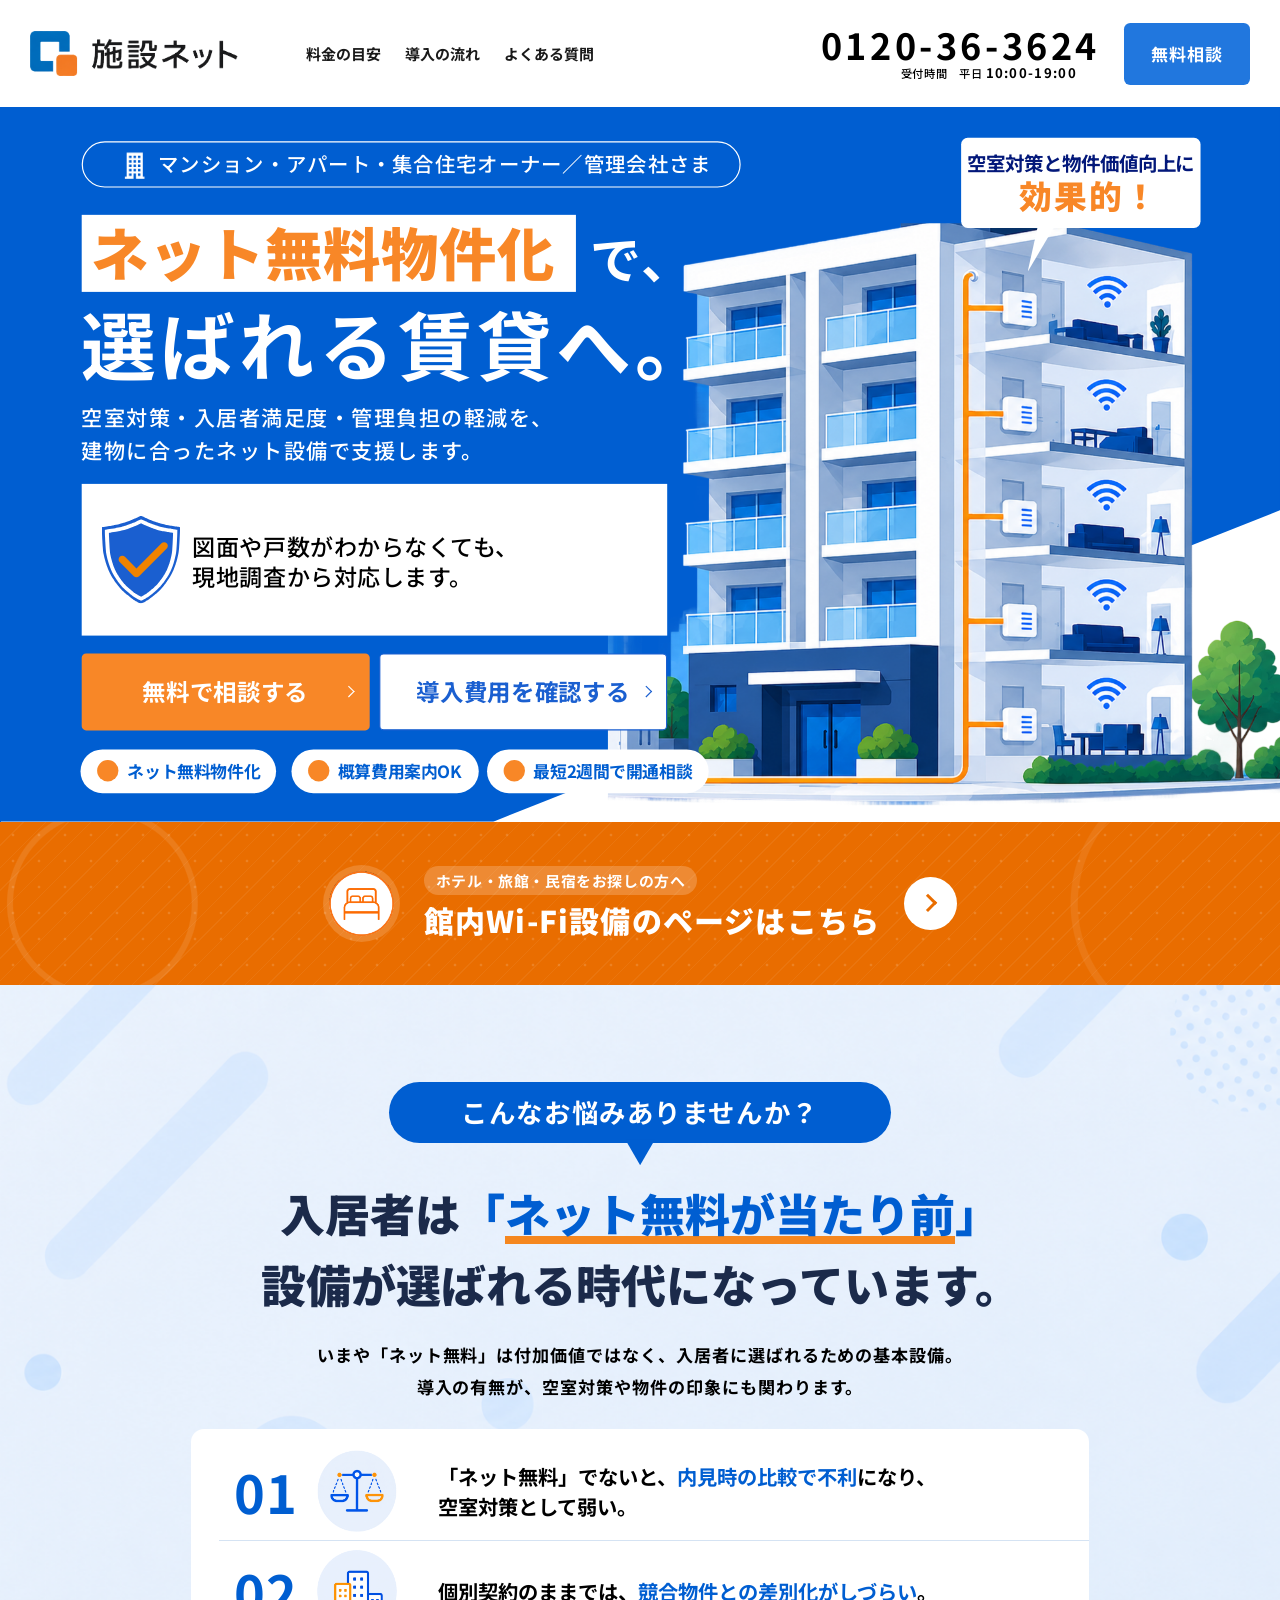
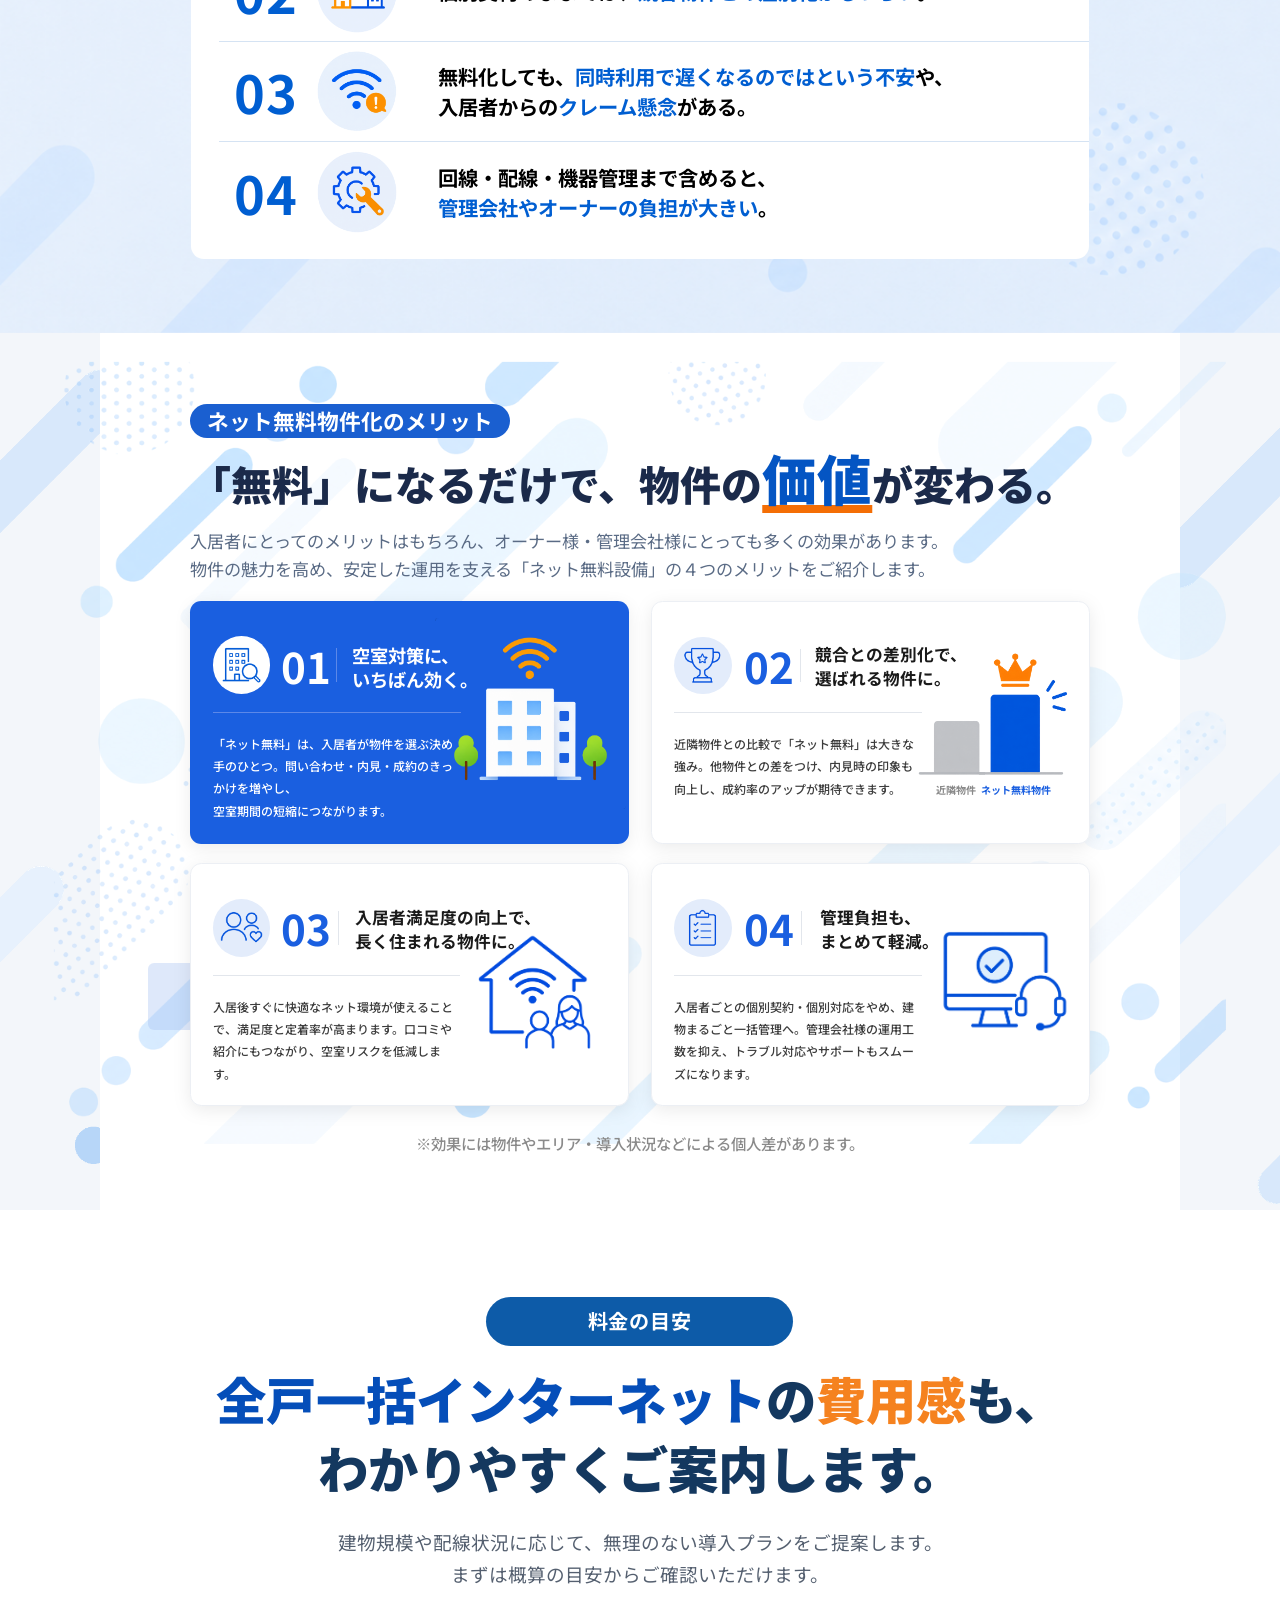
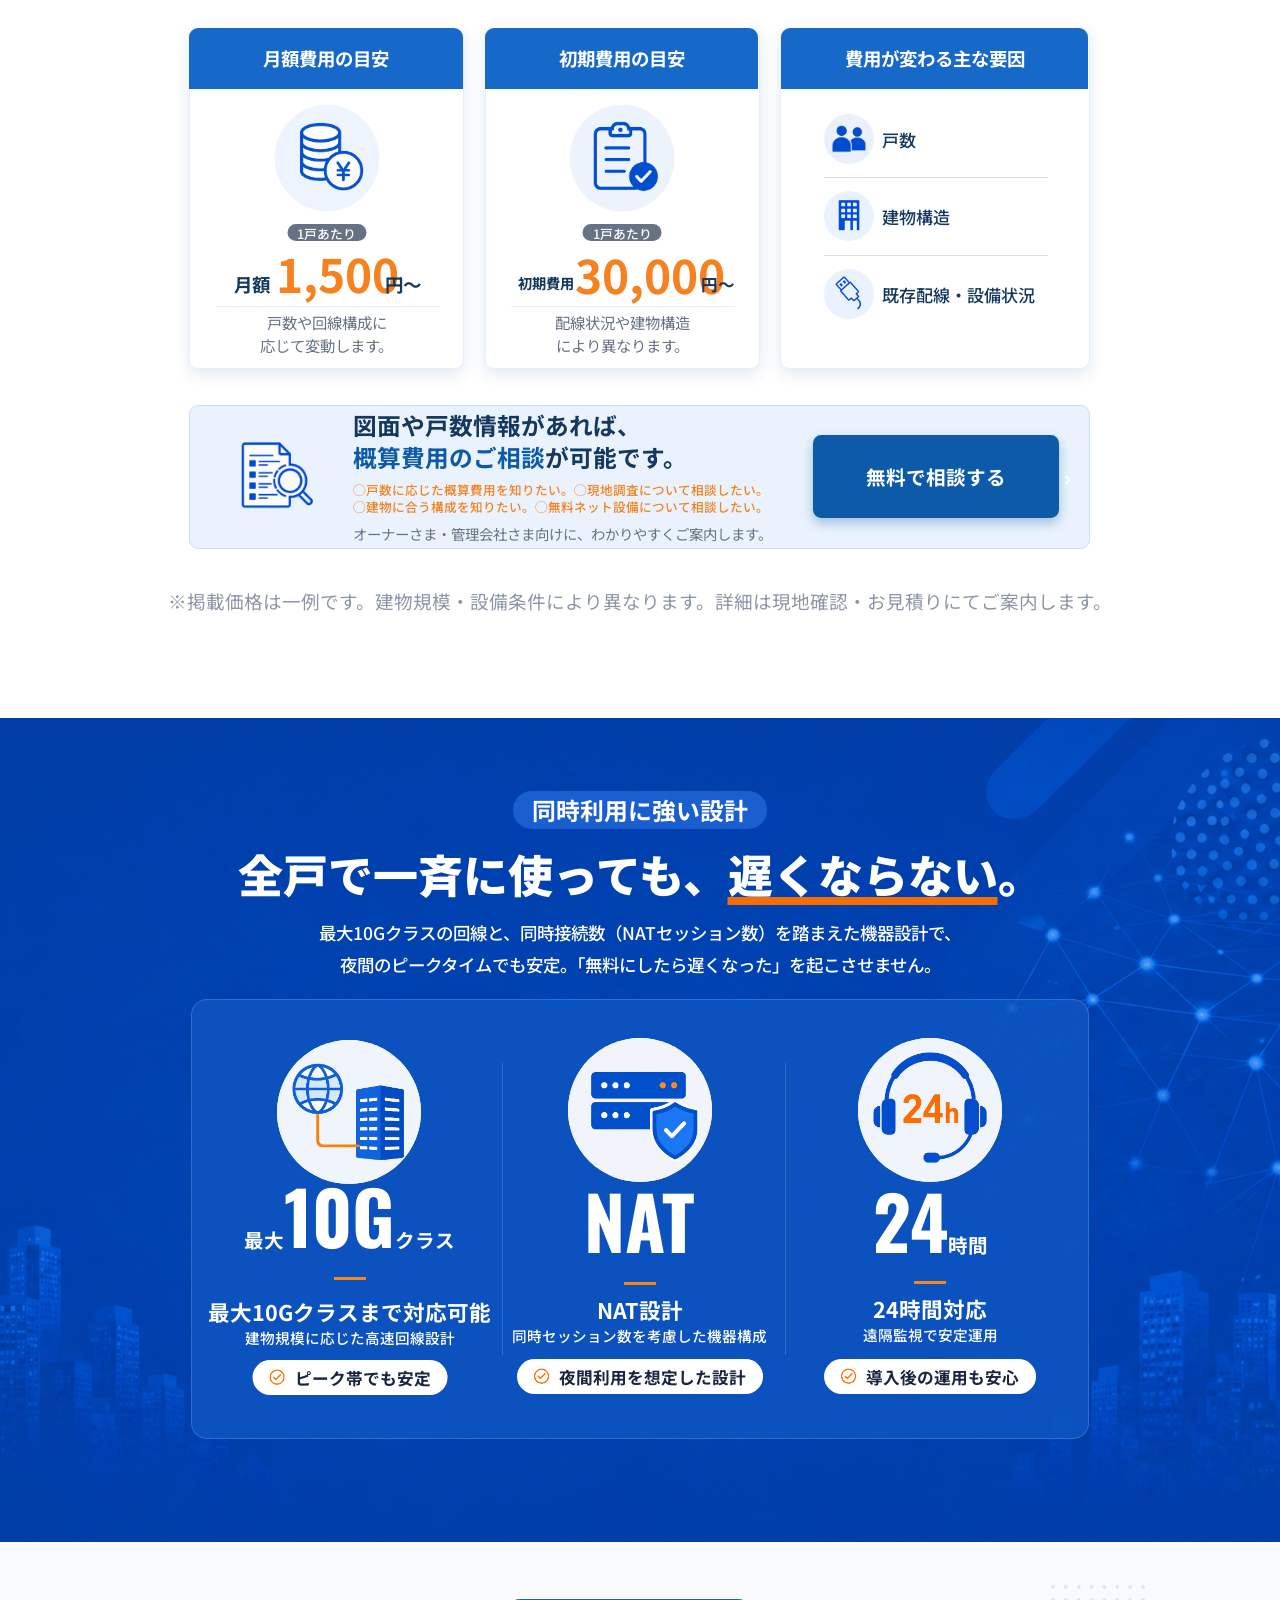
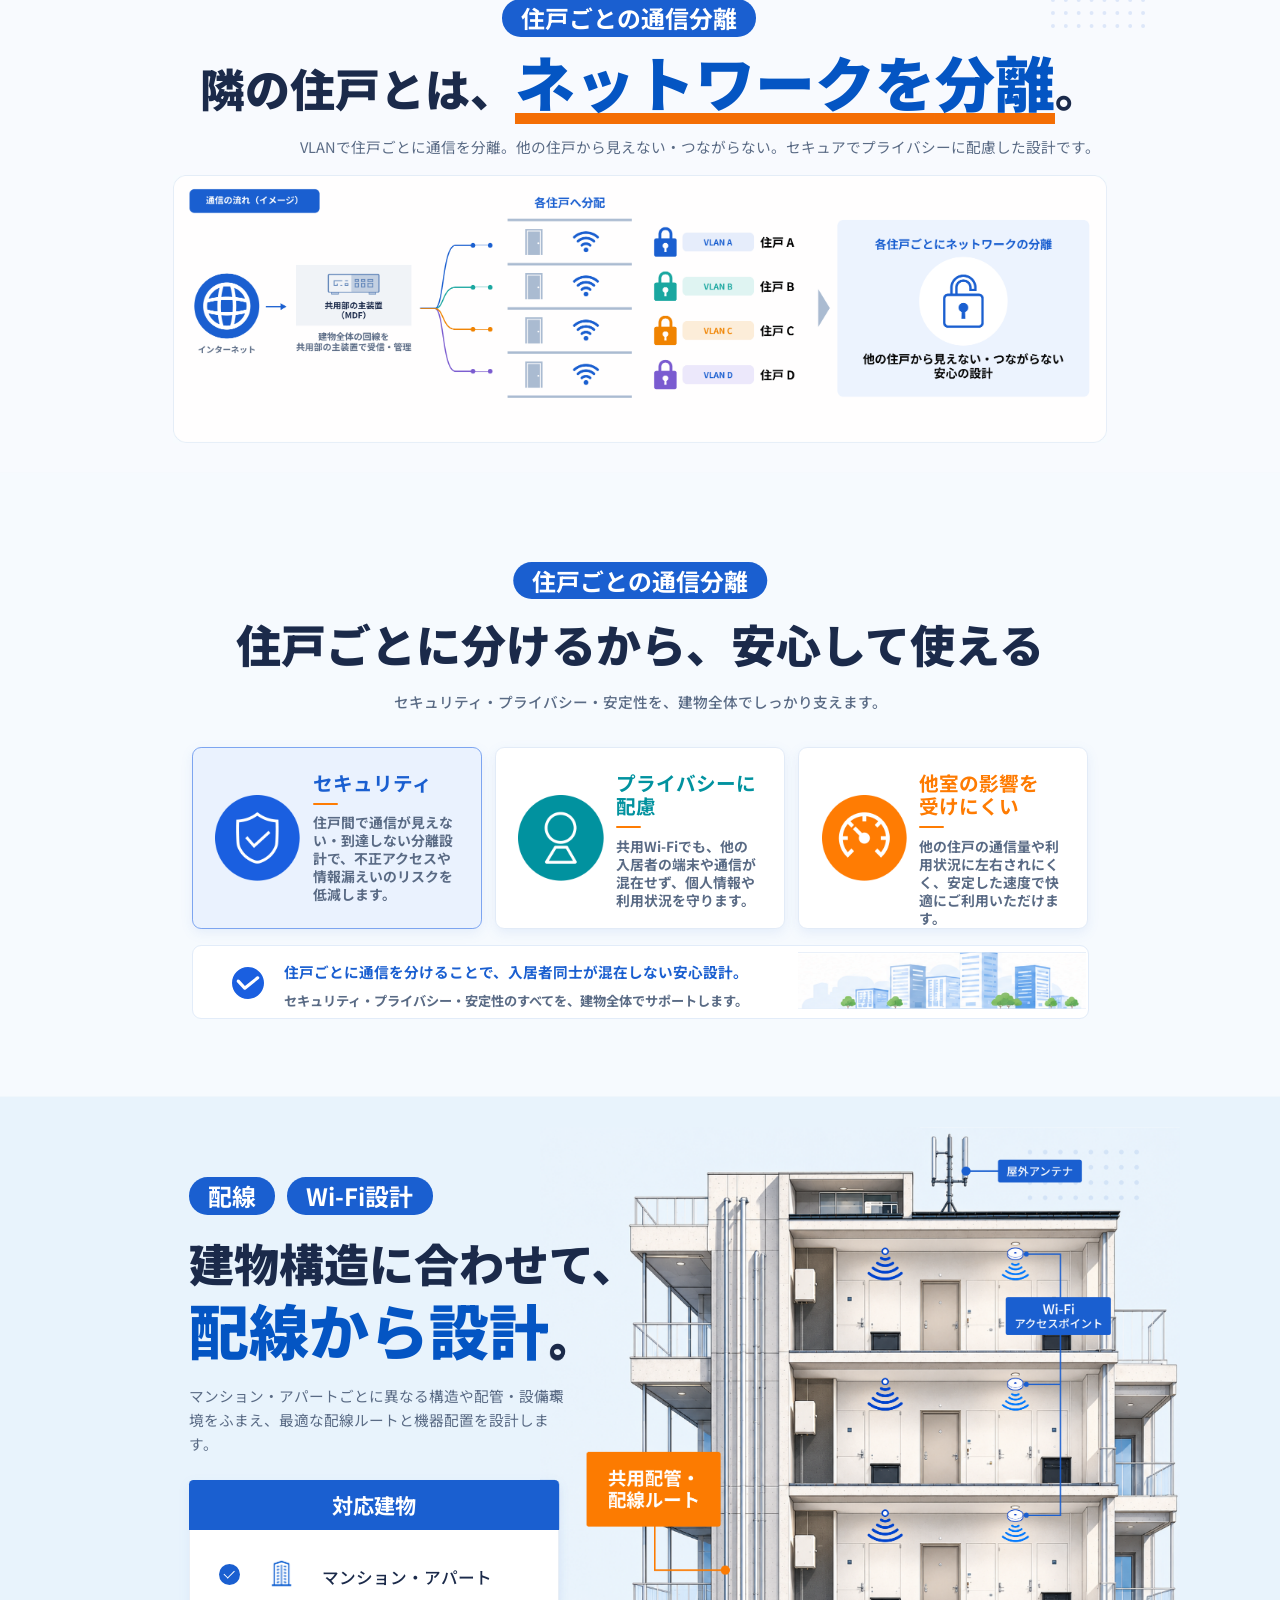
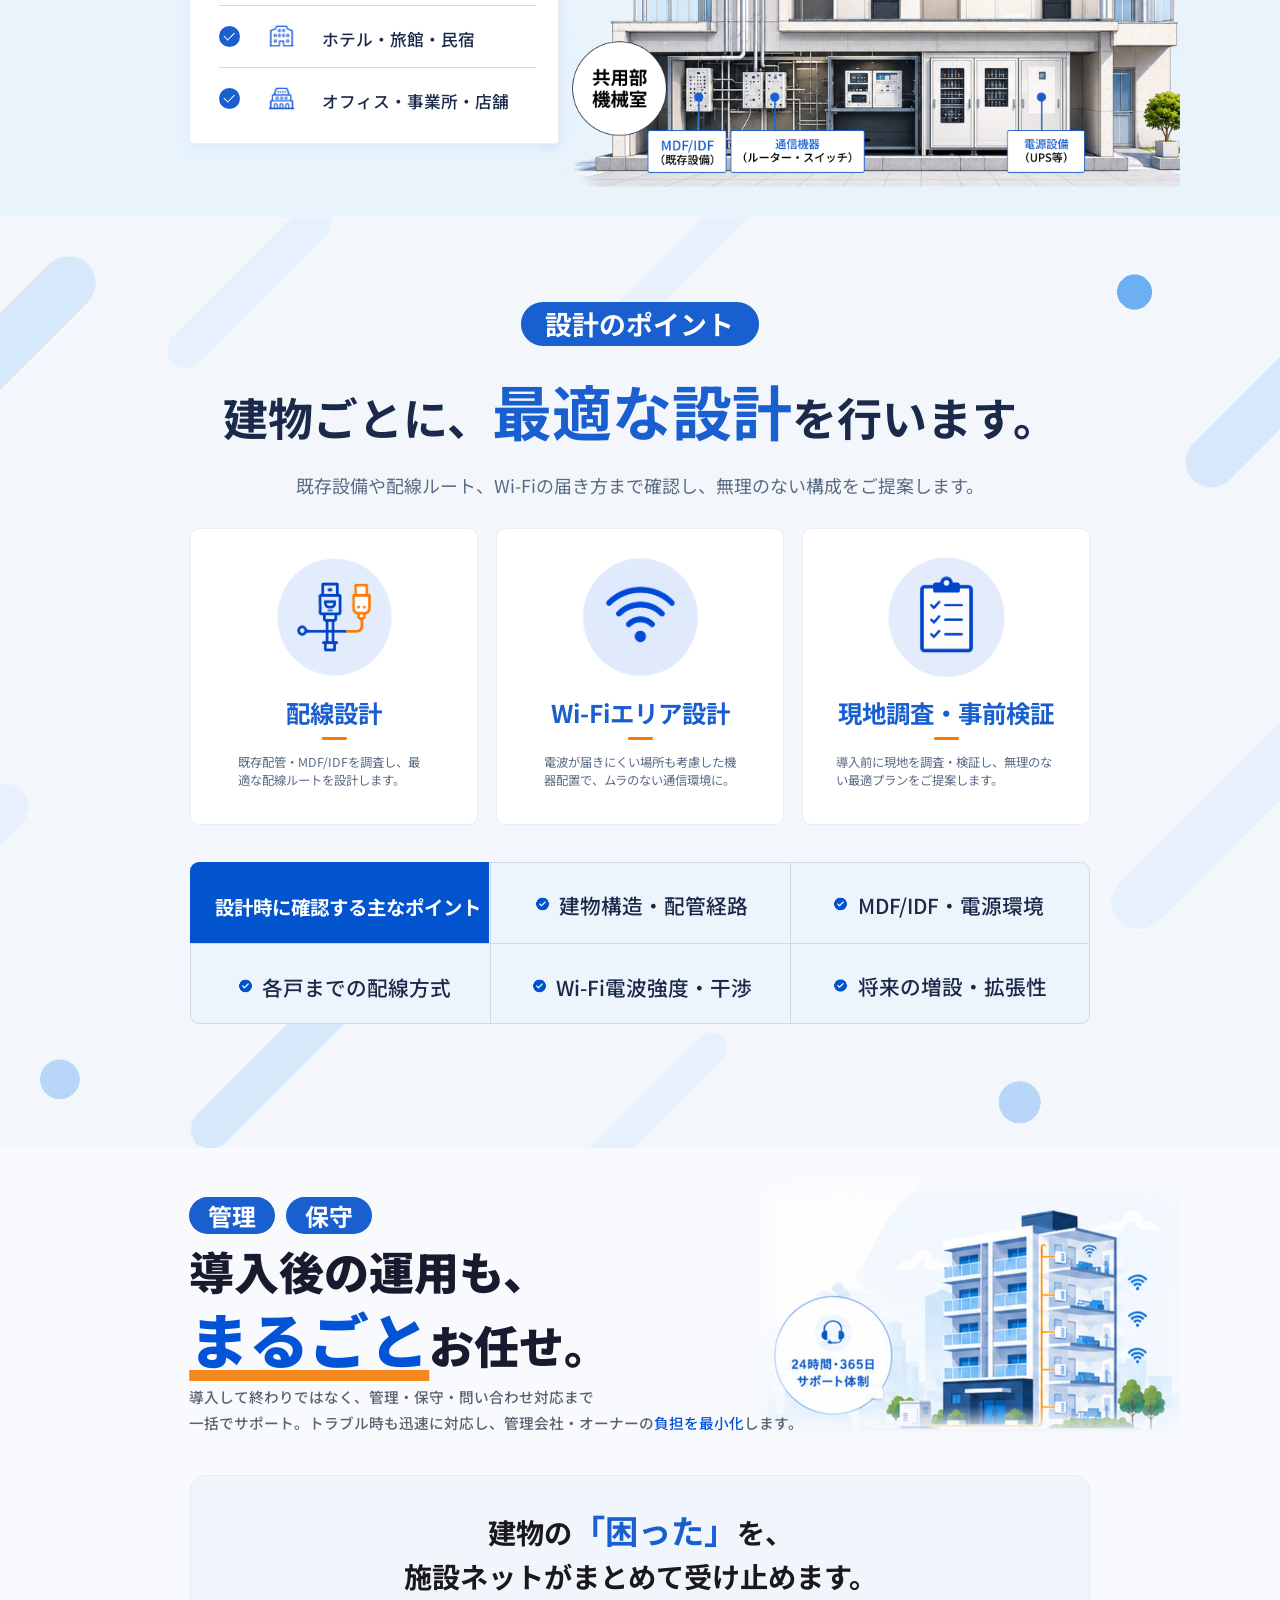
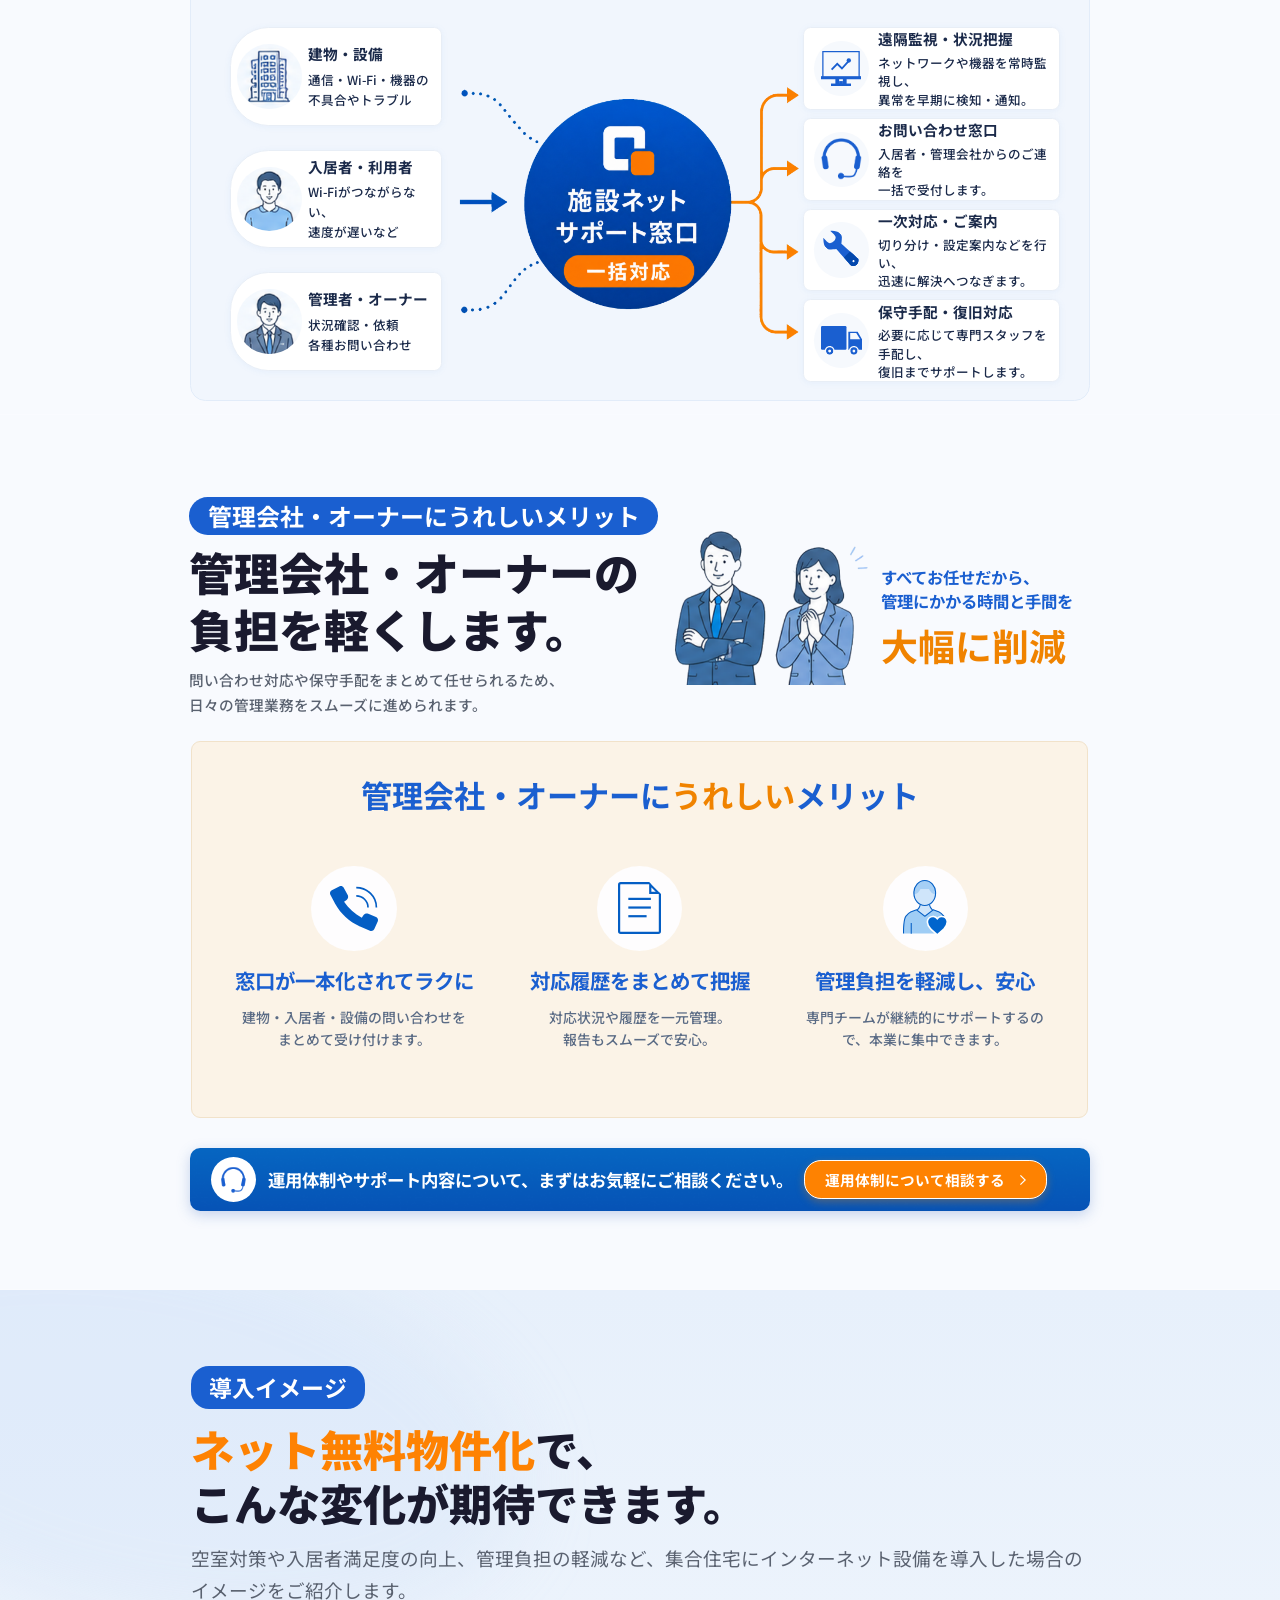
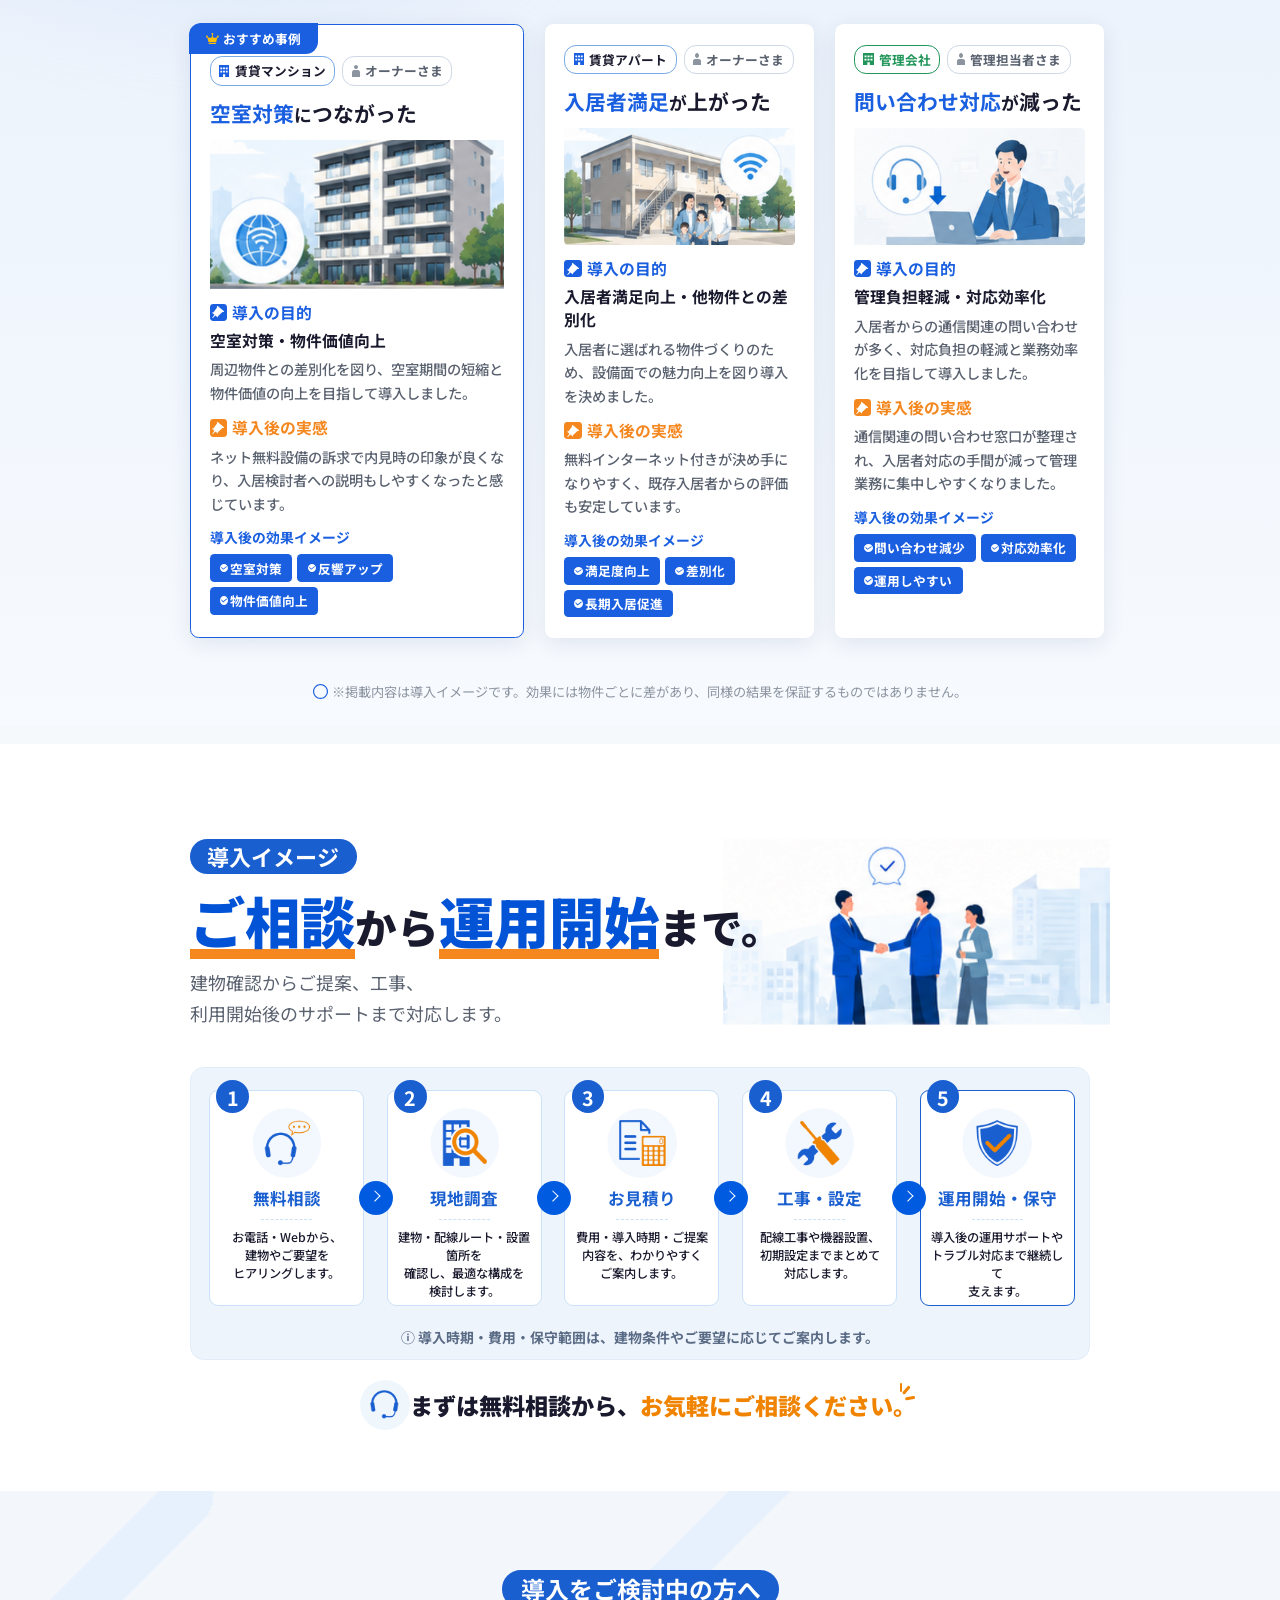
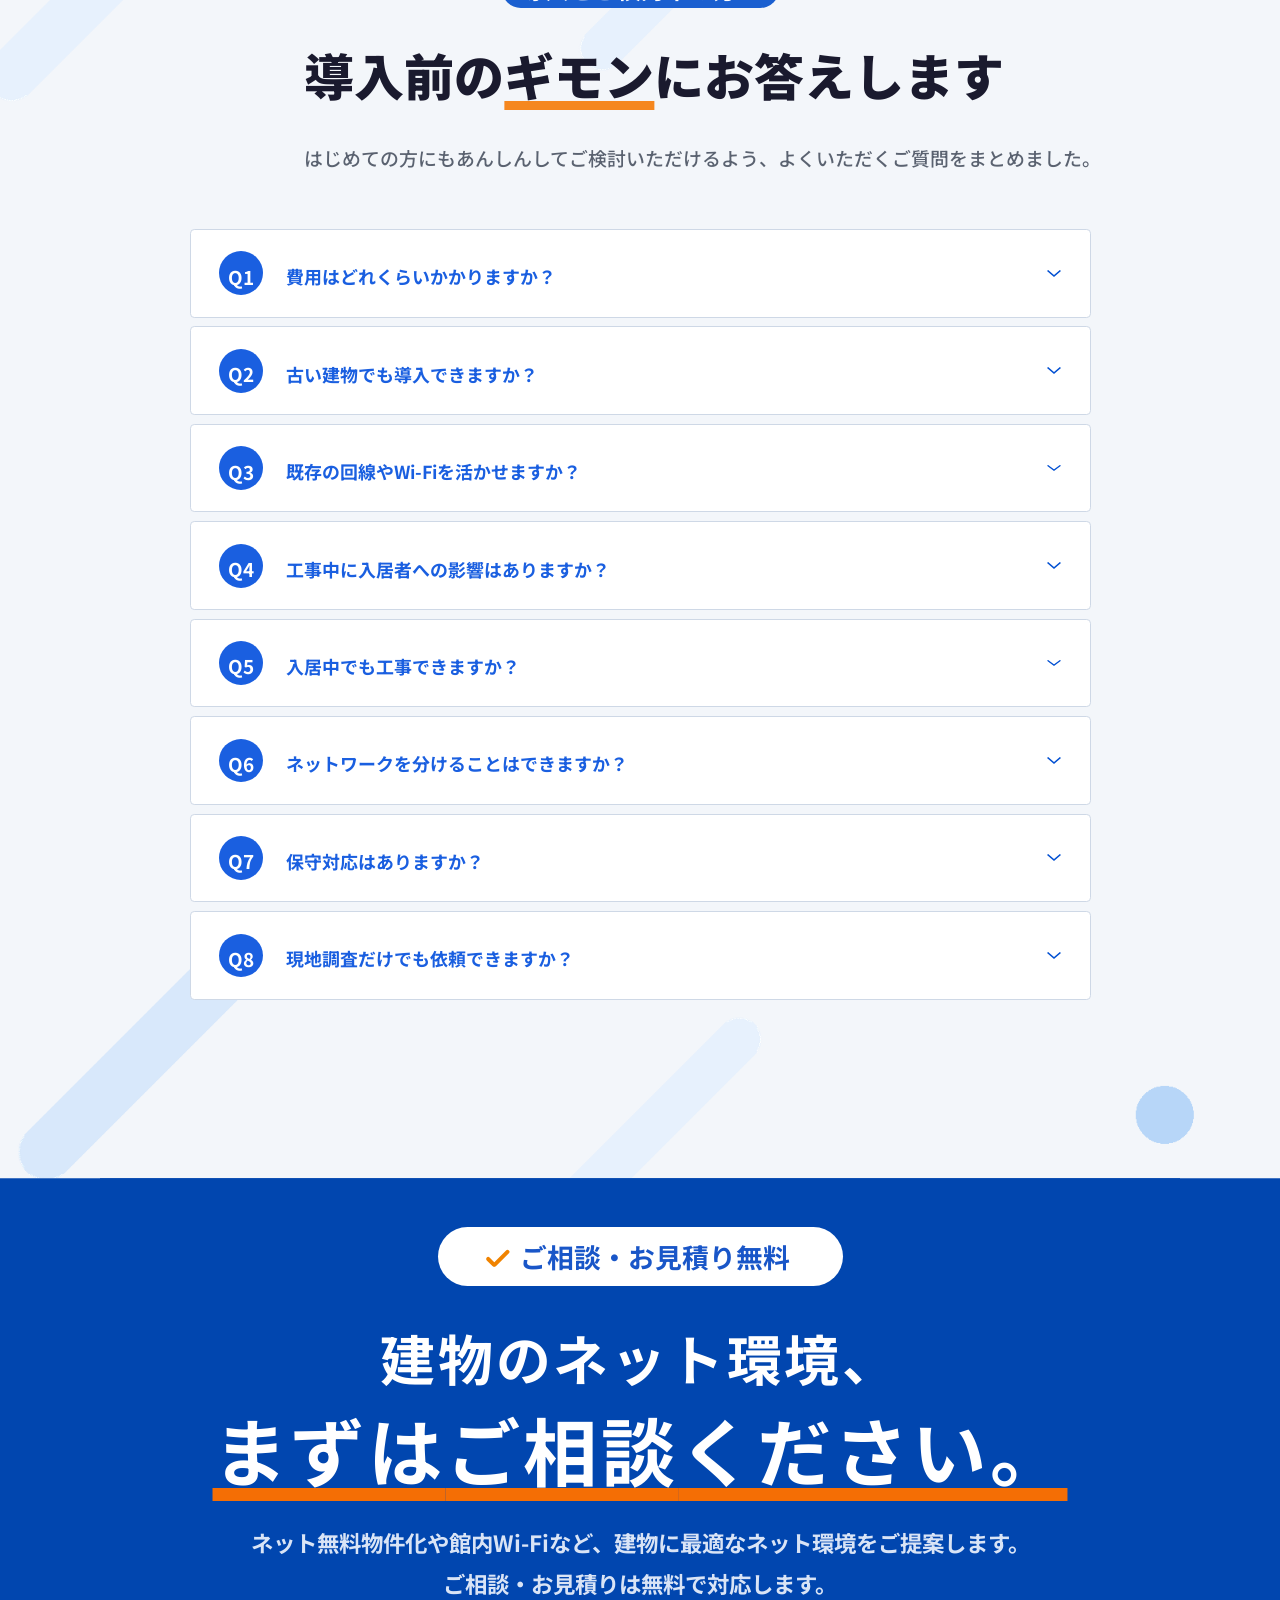
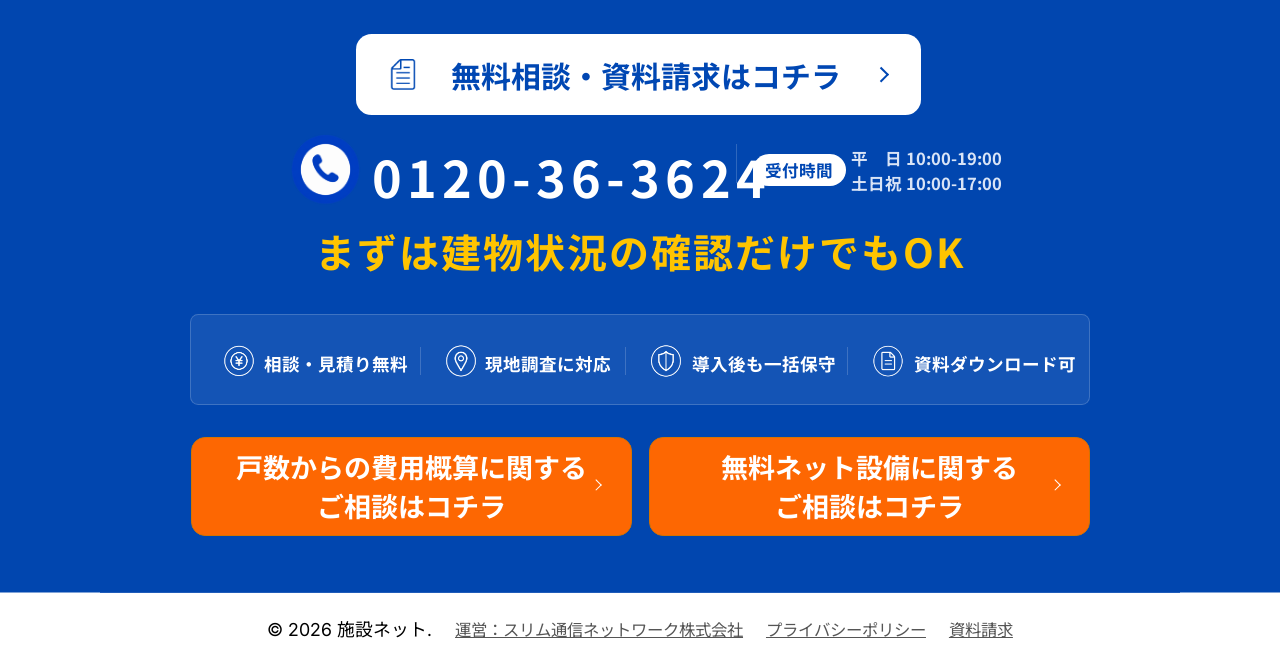
<file: mansion.html>
<!DOCTYPE html>
<html lang="ja">
<head>
  <meta charset="UTF-8">
  <meta name="robots" content="noindex, nofollow">
  <meta name="viewport" content="width=device-width, initial-scale=1.0">
  <title>マンション・アパート向け 無料インターネット設備｜施設ネット</title>
  <meta name="description" content="ネット無料物件化で選ばれる賃貸へ。集合住宅向け全戸一括インターネットの導入・入れ替えを、配線設計から保守までワンストップで支援します。">
  <link rel="preconnect" href="https://fonts.googleapis.com">
  <link rel="preconnect" href="https://fonts.gstatic.com" crossorigin>
  <link href="https://fonts.googleapis.com/css2?family=Noto+Sans+JP:wght@400;500;700;900&family=Inter:wght@400;700&family=Oswald:wght@700&display=swap" rel="stylesheet">
  <link rel="stylesheet" href="css/style.css">
  <link rel="stylesheet" href="css/mansion.css">
  <link rel="stylesheet" href="css/mansion-sp.css">
</head>
<body>
<div class="fv-page">

  <!-- ===== header（分岐FVと共通） ===== -->
  <header class="fv-header">
    <a class="fv-header__logo" href="index.html">
      <img src="assets/logo_v2.png" alt="施設ネット">
    </a>
    <nav class="gl-nav" aria-label="ページ内リンク">
      <a href="#price">料金の目安</a><a href="#flow">導入の流れ</a><a href="#faq">よくある質問</a>
    </nav>
    <div class="fv-header__contact">
      <a class="fv-header__tel" href="tel:0120363624">0120-36-3624</a>
      <p class="fv-header__hours">
        <span class="fv-header__hours-label">受付時間　平日</span>
        <span class="fv-header__hours-time">10:00-19:00</span>
      </p>
    </div>
    <a class="fv-header__cta" href="https://www.slim-j.net/contact/?utm_source=shisetsu&utm_medium=lp&utm_campaign=mansion">無料相談</a>

    <!-- SP専用（900px以下でのみ表示） -->
    <a class="sp-tel" href="tel:0120363624">電話で相談</a>
    <button class="sp-menu" type="button" aria-label="メニューを開く">
      <span></span><span></span><span></span>
    </button>
  </header>

  <!-- SP専用ドロワー -->
  <nav class="sp-drawer" aria-label="メニュー">
    <button class="sp-drawer__close" type="button" aria-label="メニューを閉じる">×</button>
    <a class="sp-drawer__link" href="#price">料金の目安</a>
    <a class="sp-drawer__link" href="#flow">導入の流れ</a>
    <a class="sp-drawer__link" href="#faq">よくあるご質問</a>
    <a class="sp-drawer__tel" href="tel:0120363624">0120-36-3624</a>
    <p class="sp-drawer__hours">受付時間　平日 10:00-19:00</p>
    <a class="sp-drawer__cta" href="https://www.slim-j.net/contact/?utm_source=shisetsu&utm_medium=lp&utm_campaign=mansion">無料相談</a>
  </nav>

  <main>

    <!-- ===== FV ===== -->
    <section class="mfv">
      <div class="mfv__in">
        <img class="mfv__bg" src="assets/mansion/fv_bg_union.svg" alt="" aria-hidden="true">

        <!-- 建物写真 -->
        <div class="mfv__photo">
          <img src="assets/mansion/fv_photo_2x.png" alt="無料インターネット完備の賃貸マンション外観">
        </div>

        <!-- 吹き出し -->
        <div class="mfv__bubble" aria-hidden="false">
          <img class="mfv__bubble-tail" src="assets/mansion/fv_bubble_tail.svg" alt="" aria-hidden="true">
          <p class="mfv__bubble-lead">空室対策と物件価値向上に</p>
          <p class="mfv__bubble-strong">効果的！</p>
        </div>

        <!-- eyebrow -->
        <p class="mfv__eyebrow">
          <span class="mfv__eyebrow-icon" aria-hidden="true"></span>
          マンション・アパート・集合住宅オーナー／管理会社さま
        </p>

        <!-- 見出し -->
        <div class="mfv__headline">
          <span class="mfv__headline-box" aria-hidden="true"></span>
          <span class="mfv__headline-accent">ネット無料物件化</span>
          <span class="mfv__headline-de">で、</span>
          <h1 class="mfv__headline-main">選ばれる賃貸へ。</h1>
        </div>

        <!-- サブコピー -->
        <p class="mfv__sub">
          空室対策・入居者満足度・管理負担の軽減を、<br>
          建物に合ったネット設備で支援します。
        </p>

        <!-- 白パネル -->
        <div class="mfv__info">
          <img class="mfv__info-icon" src="assets/mansion/fv_info_icon.svg" alt="" aria-hidden="true">
          <p class="mfv__info-text">
            図面や戸数がわからなくても、<br>
            現地調査から対応します。
          </p>
        </div>

        <!-- CTA -->
        <a class="mfv__cta mfv__cta--orange" href="https://www.slim-j.net/contact/?utm_source=shisetsu&utm_medium=lp&utm_campaign=mansion">無料で相談する<span class="mfv__cta-arrow" aria-hidden="true"></span></a>
        <a class="mfv__cta mfv__cta--white" href="#price">導入費用を確認する<span class="mfv__cta-arrow" aria-hidden="true"></span></a>

        <!-- チェックピル -->
        <p class="mfv__pill mfv__pill--1"><span class="mfv__pill-check" aria-hidden="true"></span>ネット無料物件化</p>
        <p class="mfv__pill mfv__pill--2"><span class="mfv__pill-check" aria-hidden="true"></span>概算費用案内OK</p>
        <p class="mfv__pill mfv__pill--3"><span class="mfv__pill-check" aria-hidden="true"></span>最短2週間で開通相談</p>
      </div>
    </section>

    <!-- ===== FV（SP専用・900px以下でのみ表示） ===== -->
    <section class="sp-mfv sp-only">
      <div class="sp-mfv__blue">
        <div class="sp-mfv__blue-in">
          <div class="sp-mfv__headline">
            <span class="sp-mfv__headline-accent">ネット無料物件化</span>
            <span class="sp-mfv__headline-main">で、選ばれる賃貸へ。</span>
          </div>
          <p class="sp-mfv__lead">
            <img class="sp-mfv__lead-icon" src="assets/mansion/sp/sp_fv_ic_lead.png" alt="" aria-hidden="true">
            <span>マンション・アパート向けの<br>全戸一括インターネット設備を<br>建物に合わせて提案します。</span>
          </p>
          <img class="sp-mfv__illust" src="assets/mansion/sp/sp_fv_illust.png" alt="無料インターネット完備の賃貸マンションのイラスト">
        </div>
      </div>
      <div class="sp-mfv__lower">
        <div class="sp-mfv__lower-in">
          <a class="sp-mfv__cta sp-mfv__cta--orange" href="https://www.slim-j.net/contact/?utm_source=shisetsu&utm_medium=lp&utm_campaign=mansion">戸数から概算費用を聞く<span class="sp-mfv__cta-arrow" aria-hidden="true"></span></a>
          <a class="sp-mfv__cta sp-mfv__cta--white" href="https://www.slim-j.net/contact/?utm_source=shisetsu&utm_medium=lp&utm_campaign=mansion">無料ネット設備を相談する<span class="sp-mfv__cta-arrow" aria-hidden="true"></span></a>
          <ul class="sp-mfv__cards">
          <li>
            <img class="sp-mfv__card-icon" src="assets/mansion/sp/sp_card_ic1_v2.png" alt="" aria-hidden="true">
            <p class="sp-mfv__card-title">入居者に<br>選ばれる</p>
            <p class="sp-mfv__card-text">インターネット無料は今や入居条件の必須項目に。</p>
          </li>
          <li>
            <img class="sp-mfv__card-icon" src="assets/mansion/sp/sp_card_ic2_v2.png" alt="" aria-hidden="true">
            <p class="sp-mfv__card-title">物件価値が<br>向上</p>
            <p class="sp-mfv__card-text">差別化で競合物件に負けない魅力ある設備。</p>
          </li>
          <li>
            <img class="sp-mfv__card-icon" src="assets/mansion/sp/sp_card_ic3_v2.png" alt="" aria-hidden="true">
            <p class="sp-mfv__card-title">管理の手間を<br>軽減</p>
            <p class="sp-mfv__card-text">トラブル対応もまとめてサポート。</p>
          </li>
        </ul>
        </div>
      </div>
    </section>


    <!-- 相互リンク（2026-08-12 回遊提案） -->
    <a class="switch-band switch-band--to-hotel" href="hotel.html">
      <span class="switch-band__deco" aria-hidden="true"></span>
      <span class="switch-band__inner">
        <img class="switch-band__icon" src="assets/hotel/sp/sp_harea_ic1_v2.png" alt="" aria-hidden="true">
        <span class="switch-band__tx">
          <span class="switch-band__sub">ホテル・旅館・民宿をお探しの方へ</span>
          <span class="switch-band__main">館内Wi-Fi設備<span class="switch-band__opt">のページ</span>はこちら</span>
        </span>
        <span class="switch-band__go" aria-hidden="true"></span>
      </span>
    </a>

    <!-- ===== こんなお悩みありませんか？ ===== -->
    <section class="m-worries">
      <div class="m-worries__title-wrap">
        <p class="m-worries__title">こんなお悩みありませんか？</p>
        <img class="m-worries__tri" src="assets/mansion/worry_triangle.svg" alt="" aria-hidden="true">
      </div>
      <h2 class="m-worries__headline">
        <span class="tx-dark">入居者は</span><br class="sp-br"><span class="tx-blue">「</span><span class="tx-blue m-worries__ul">ネット無料が当たり前</span><span class="tx-blue">」</span><br>
        <span class="tx-dark">設備が選ばれる<br class="sp-br">時代になっています。</span>
      </h2>
      <p class="m-worries__sub">
        いまや「ネット無料」は付加価値ではなく、入居者に選ばれるための基本設備。<br>
        導入の有無が、空室対策や物件の印象にも関わります。
      </p>
      <ul class="m-worries__card">
        <li class="m-worries__row">
          <span class="m-worries__num">01</span>
          <span class="m-worries__icon"><img src="assets/mansion/worry_icon_01.png" alt=""></span>
          <p class="m-worries__text">「ネット無料」でないと、<span class="tx-blue">内見時の比較で不利</span>になり、<br>空室対策として弱い。</p>
          <img class="m-worries__arrow" src="assets/mansion/worry_chevron.svg" alt="" aria-hidden="true">
        </li>
        <li class="m-worries__row">
          <span class="m-worries__num">02</span>
          <span class="m-worries__icon"><img src="assets/mansion/worry_icon_02.png" alt=""></span>
          <p class="m-worries__text">個別契約のままでは、<span class="tx-blue">競合物件との差別化がしづらい</span>。</p>
          <img class="m-worries__arrow" src="assets/mansion/worry_chevron.svg" alt="" aria-hidden="true">
        </li>
        <li class="m-worries__row">
          <span class="m-worries__num">03</span>
          <span class="m-worries__icon"><img src="assets/mansion/worry_icon_03.png" alt=""></span>
          <p class="m-worries__text">無料化しても、<span class="tx-blue">同時利用で遅くなるのではという不安</span>や、<br>入居者からの<span class="tx-blue">クレーム懸念</span>がある。</p>
          <img class="m-worries__arrow" src="assets/mansion/worry_chevron.svg" alt="" aria-hidden="true">
        </li>
        <li class="m-worries__row m-worries__row--last">
          <span class="m-worries__num">04</span>
          <span class="m-worries__icon"><img src="assets/mansion/worry_icon_04.png" alt=""></span>
          <p class="m-worries__text">回線・配線・機器管理まで含めると、<br><span class="tx-blue">管理会社やオーナーの負担が大きい</span>。</p>
          <img class="m-worries__arrow" src="assets/mansion/worry_chevron.svg" alt="" aria-hidden="true">
        </li>
      </ul>

      <!-- SP専用のお悩みカード（900px以下でのみ表示） -->
      <ul class="sp-worries sp-only">
        <li>
          <span class="sp-worries__num">01</span>
          <span class="sp-worries__icon"><img src="assets/mansion/sp/sp_worry_ic1_v2.png" alt=""></span>
          <span class="sp-worries__body">
            <span class="sp-worries__ttl">空室対策</span>
            <span class="sp-worries__txt">魅力的な設備で<br>空室リスク軽減。</span>
          </span>
          <span class="sp-worries__chev" aria-hidden="true"></span>
        </li>
        <li>
          <span class="sp-worries__num">02</span>
          <span class="sp-worries__icon"><img src="assets/mansion/sp/sp_worry_ic2_v2.png" alt=""></span>
          <span class="sp-worries__body">
            <span class="sp-worries__ttl">他物件と差別化</span>
            <span class="sp-worries__txt">ネット無料で物件の<br>魅力をアピール。</span>
          </span>
          <span class="sp-worries__chev" aria-hidden="true"></span>
        </li>
        <li>
          <span class="sp-worries__num">03</span>
          <span class="sp-worries__icon"><img src="assets/mansion/sp/sp_worry_ic3_v2.png" alt=""></span>
          <span class="sp-worries__body">
            <span class="sp-worries__ttl">入居満足度向上</span>
            <span class="sp-worries__txt">快適なネット環境で<br>入居者の満足度アップ。</span>
          </span>
          <span class="sp-worries__chev" aria-hidden="true"></span>
        </li>
        <li>
          <span class="sp-worries__num">04</span>
          <span class="sp-worries__icon"><img src="assets/mansion/sp/sp_worry_ic4_v2.png" alt=""></span>
          <span class="sp-worries__body">
            <span class="sp-worries__ttl">長期入居の後押し</span>
            <span class="sp-worries__txt">満足度の高い環境が<br>長期入居につながる。</span>
          </span>
          <span class="sp-worries__chev" aria-hidden="true"></span>
        </li>
      </ul>
    </section>

    <!-- ===== S03 ネット無料メリット ===== -->
    <section class="m-merit">
      <div class="m-merit__bgwrap" aria-hidden="true"><img src="assets/mansion/merit_bg_pattern_v2.png" alt=""></div>
      <span class="m-merit__bgdot" aria-hidden="true"></span>

      <div class="m-merit__header">
        <p class="m-merit__label">ネット無料物件化のメリット</p>
        <p class="sp-pill sp-only">オーナー様・管理会社様</p>
        <h2 class="m-merit__headline">「無料」になるだけで、<br class="sp-br"><span class="sp-hl-blue">物件</span>の<span class="m-merit__headline-big">価値</span>が変わる。</h2>
        <p class="m-merit__lead">
          入居者にとってのメリットはもちろん、オーナー様・管理会社様にとっても多くの効果があります。<br>
          物件の魅力を高め、安定した運用を支える「ネット無料設備」の４つのメリットをご紹介します。
        </p>
      </div>

      <!-- card01 青 -->
      <div class="m-merit__card m-merit__card--blue m-merit__card--p1">
        <span class="m-merit__icon m-merit__icon--white"><img src="assets/mansion/merit_icon_01.png" alt=""></span>
        <span class="m-merit__num m-merit__num--white">01</span>
        <span class="m-merit__vline m-merit__vline--blue" aria-hidden="true"></span>
        <p class="m-merit__title m-merit__title--white">空室対策に、<br>いちばん効く。</p>
        <span class="m-merit__hline m-merit__hline--blue" aria-hidden="true"></span>
        <p class="m-merit__body m-merit__body--white">「ネット無料」は、入居者が物件を選ぶ決め手のひとつ。問い合わせ・内見・成約のきっかけを増やし、<br>空室期間の短縮につながります。</p>
      </div>

      <!-- card02 白（棒グラフ） -->
      <div class="m-merit__card m-merit__card--white m-merit__card--p2">
        <span class="m-merit__icon"><img src="assets/mansion/merit_icon_02.png" alt=""></span>
        <span class="m-merit__num">02</span>
        <span class="m-merit__vline" aria-hidden="true"></span>
        <p class="m-merit__title">競合との差別化で、<br>選ばれる物件に。</p>
        <span class="m-merit__hline" aria-hidden="true"></span>
        <p class="m-merit__body">近隣物件との比較で「ネット無料」は大きな強み。他物件との差をつけ、内見時の印象も向上し、成約率のアップが期待できます。</p>
        <span class="m-merit__bar m-merit__bar--l" aria-hidden="true"><img src="assets/mansion/merit_chart.png" alt=""></span>
        <span class="m-merit__bar m-merit__bar--r" aria-hidden="true"><img src="assets/mansion/merit_chart.png" alt=""></span>
        <span class="m-merit__bar-label m-merit__bar-label--gray">近隣物件</span>
        <span class="m-merit__bar-label m-merit__bar-label--blue">ネット無料物件</span>
      </div>

      <!-- card03 白 -->
      <div class="m-merit__card m-merit__card--white m-merit__card--p3">
        <span class="m-merit__icon"><img src="assets/mansion/merit_icon_03.png" alt=""></span>
        <span class="m-merit__num m-merit__num--n3">03</span>
        <span class="m-merit__vline m-merit__vline--n3" aria-hidden="true"></span>
        <p class="m-merit__title m-merit__title--n3">入居者満足度の向上で、<br>長く住まれる物件に。</p>
        <span class="m-merit__hline" aria-hidden="true"></span>
        <p class="m-merit__body">入居後すぐに快適なネット環境が使えることで、満足度と定着率が高まります。口コミや紹介にもつながり、空室リスクを低減します。</p>
        <img class="m-merit__img3" src="assets/mansion/merit_img_03.png" alt="">
      </div>

      <!-- card04 白 -->
      <div class="m-merit__card m-merit__card--white m-merit__card--p4">
        <span class="m-merit__icon"><img src="assets/mansion/merit_icon_04.png" alt=""></span>
        <span class="m-merit__num">04</span>
        <span class="m-merit__vline m-merit__vline--n4" aria-hidden="true"></span>
        <p class="m-merit__title m-merit__title--n4">管理負担も、<br>まとめて軽減。</p>
        <span class="m-merit__hline" aria-hidden="true"></span>
        <p class="m-merit__body">入居者ごとの個別契約・個別対応をやめ、建物まるごと一括管理へ。管理会社様の運用工数を抑え、トラブル対応やサポートもスムーズになります。</p>
        <img class="m-merit__img4" src="assets/mansion/merit_img_04.png" alt="">
      </div>

      <img class="m-merit__center-img" src="assets/mansion/merit_img_center.png" alt="">
      <p class="m-merit__note">※効果には物件やエリア・導入状況などによる個人差があります。</p>

      <!-- SP専用のメリット2x2カード（900px以下でのみ表示） -->
      <ul class="sp-merit sp-only">
        <li>
          <img class="sp-merit__icon" src="assets/mansion/sp/sp_merit_ic1_v2.png" alt="">
          <p class="sp-merit__ttl">物件訴求の強化</p>
          <p class="sp-merit__txt">ネット無料を強みに、他物件との差別化で成約率をアップ。</p>
        </li>
        <li>
          <img class="sp-merit__icon" src="assets/mansion/sp/sp_merit_ic2_v2.png" alt="">
          <p class="sp-merit__ttl">空室対策</p>
          <p class="sp-merit__txt">魅力的な設備で入居検討者を引きつけ、空室リスクを軽減。</p>
        </li>
        <li>
          <img class="sp-merit__icon" src="assets/mansion/sp/sp_merit_ic3_v2.png" alt="">
          <p class="sp-merit__ttl">入居者満足度向上</p>
          <p class="sp-merit__txt">快適なネット環境で入居後の満足度が高まり、長期入居につながる。</p>
        </li>
        <li>
          <img class="sp-merit__icon" src="assets/mansion/sp/sp_merit_ic4_v2.png" alt="">
          <p class="sp-merit__ttl">オーナー負担軽減</p>
          <p class="sp-merit__txt">入居者の通信環境を整えても、オーナー様の費用負担は不要。</p>
        </li>
      </ul>
    </section>

    <!-- ===== 料金の目安 ===== -->
    <section class="m-price" id="price">
      <span class="m-price__wave m-price__wave--top" aria-hidden="true"><img src="assets/mansion/price_wave.png" alt=""></span>
      <span class="m-price__wave m-price__wave--btm" aria-hidden="true"><img src="assets/mansion/price_wave.png" alt=""></span>
      <img class="m-price__deco" src="assets/mansion/price_deco_group4.svg" alt="" aria-hidden="true">

      <p class="m-price__pill">料金の目安</p>
      <h2 class="m-price__headline">
        <span class="m-price__hl-blue">全戸一括インターネット</span>の<br class="sp-br"><span class="m-price__hl-orange">費用感</span>も、<br>
        わかりやすくご案内します。
      </h2>
      <p class="m-price__lead">
        建物規模や配線状況に応じて、無理のない導入プランをご提案します。<span class="sp-hide"><br>
        まずは概算の目安からご確認いただけます。</span>
      </p>

      <!-- 月額カード -->
      <div class="m-price__card m-price__card--monthly">
        <p class="m-price__card-head">月額費用の目安</p>
        <img class="m-price__card-icon" src="assets/mansion/price_icon_monthly.png" alt="">
        <img class="sp-price-icon sp-only" src="assets/mansion/sp/sp_price_ic_monthly.png" alt="" aria-hidden="true">
        <span class="m-price__unit-pill">1戸あたり</span>
        <p class="m-price__amount">
          <span class="m-price__amount-label m-price__amount-label--m">月額</span>
          <span class="m-price__amount-num m-price__amount-num--m">1,500</span>
          <span class="m-price__amount-yen m-price__amount-yen--m">円〜</span>
        </p>
        <span class="m-price__card-divider" aria-hidden="true"></span>
        <p class="m-price__card-note">戸数や回線構成に応じて変動します。</p>
      </div>

      <!-- 初期費用カード -->
      <div class="m-price__card m-price__card--initial">
        <p class="m-price__card-head">初期費用の目安</p>
        <img class="m-price__card-icon" src="assets/mansion/price_icon_initial.png" alt="">
        <img class="sp-price-icon sp-only" src="assets/mansion/sp/sp_price_ic_initial.png" alt="" aria-hidden="true">
        <span class="m-price__unit-pill">1戸あたり</span>
        <p class="m-price__amount">
          <span class="m-price__amount-label m-price__amount-label--i">初期費用</span>
          <span class="m-price__amount-num m-price__amount-num--i">30,000</span>
          <span class="m-price__amount-yen m-price__amount-yen--i">円〜</span>
        </p>
        <span class="m-price__card-divider" aria-hidden="true"></span>
        <p class="m-price__card-note">配線状況や建物構造により異なります。</p>
      </div>

      <!-- 要因カード -->
      <div class="m-price__card m-price__card--factor">
        <p class="m-price__card-head">費用が変わる主な要因</p>
        <span class="m-price__factor-icon m-price__factor-icon--1"><img src="assets/mansion/price_factor_icon1.png" alt=""></span>
        <p class="m-price__factor-label m-price__factor-label--1">戸数</p>
        <span class="m-price__factor-divider m-price__factor-divider--1" aria-hidden="true"></span>
        <span class="m-price__factor-icon m-price__factor-icon--2"><img src="assets/mansion/price_factor_icon2.png" alt=""></span>
        <p class="m-price__factor-label m-price__factor-label--2">建物構造</p>
        <span class="m-price__factor-divider m-price__factor-divider--2" aria-hidden="true"></span>
        <span class="m-price__factor-icon m-price__factor-icon--3"><img src="assets/mansion/price_factor_icon3.png" alt=""></span>
        <p class="m-price__factor-label m-price__factor-label--3">既存配線・設備状況</p>
        <p class="sp-only sp-factor-txt sp-factor-txt--1">戸数が多いほど1戸あたりの費用は抑えやすくなります。</p>
        <p class="sp-only sp-factor-txt sp-factor-txt--2">建物の構造や共用設備の有無で費用が変わります。</p>
        <p class="sp-only sp-factor-txt sp-factor-txt--3">既存の配線や設備の状況により、工事費が変動する場合があります。</p>
      </div>

      <!-- 相談帯 -->
      <div class="m-price__band">
        <img class="m-price__band-icon" src="assets/mansion/price_cta_icon.png" alt="">
        <div class="m-price__band-tx">
          <p class="m-price__band-heading">図面や戸数情報があれば、<br><span class="m-price__band-heading-blue">概算費用のご相談</span>が可能です。</p>
          <p class="m-price__band-list">◯戸数に応じた概算費用を知りたい。◯現地調査について相談したい。<br>◯建物に合う構成を知りたい。◯無料ネット設備について相談したい。</p>
          <p class="m-price__band-note">オーナーさま・管理会社さま向けに、わかりやすくご案内します。</p>
        </div>
        <a class="m-price__band-btn" href="https://www.slim-j.net/contact/?utm_source=shisetsu&utm_medium=lp&utm_campaign=mansion">無料で相談する<span class="m-price__band-btn-arrow">›</span></a>
      </div>

      <p class="m-price__note">※掲載価格は一例です。建物規模・設備条件により異なります。詳細は現地確認・お見積りにてご案内します。</p>
    </section>

    <!-- ===== 同時利用に強い設計（tech） ===== -->
    <section class="m-tech">
      <div class="m-tech__in">
      <img class="m-tech__bg" src="assets/mansion/tech_bg_2x.png" alt="" aria-hidden="true">
      <div class="m-tech__panel" aria-hidden="true"></div>

      <p class="sp-tech-logo sp-only"><img src="assets/logo_v2.png" alt="施設ネット"></p>
      <p class="m-tech__pill">同時利用に強い設計</p>
      <h2 class="m-tech__headline">全戸で一斉に使っても、<br class="sp-br"><span class="m-tech__ul">遅くならない</span>。</h2>
      <p class="sp-tech-lead sp-only">建物規模に応じた回線設計で、<br>安定した利用環境を整えます。</p>
      <p class="m-tech__lead">
        最大10Gクラスの回線と、同時接続数（NATセッション数）を踏まえた機器設計で、<br>
        夜間のピークタイムでも安定。「無料にしたら遅くなった」を起こさせません。
      </p>

      <!-- card 10G -->
      <div class="m-tech__card m-tech__card--1">
        <span class="m-tech__icon"><img src="assets/mansion/tech_icon_10g.png" alt=""></span>
        <p class="m-tech__value"><span class="m-tech__value-pre">最大</span><span class="m-tech__value-num">10G</span><span class="m-tech__value-suf">クラス</span></p>
        <span class="m-tech__line" aria-hidden="true"></span>
        <p class="m-tech__title">最大10Gクラスまで対応可能</p>
        <p class="m-tech__sub">建物規模に応じた高速回線設計</p>
        <p class="m-tech__badge m-tech__badge--1"><img src="assets/mansion/tech_pill_icon.png" alt="">ピーク帯でも安定</p>
      </div>

      <!-- card NAT -->
      <div class="m-tech__card m-tech__card--2">
        <span class="m-tech__icon"><img src="assets/mansion/tech_icon_nat.png" alt=""></span>
        <p class="m-tech__value"><span class="m-tech__value-num">NAT</span></p>
        <span class="m-tech__line" aria-hidden="true"></span>
        <p class="m-tech__title">NAT設計</p>
        <p class="m-tech__sub">同時セッション数を考慮した機器構成</p>
        <p class="m-tech__badge m-tech__badge--2"><img src="assets/mansion/tech_pill_icon.png" alt="">夜間利用を想定した設計</p>
      </div>

      <!-- card 24h -->
      <div class="m-tech__card m-tech__card--3">
        <span class="m-tech__icon"><img src="assets/mansion/tech_icon_24h.png" alt=""></span>
        <p class="m-tech__value"><span class="m-tech__value-num">24</span><span class="m-tech__value-suf">時間</span></p>
        <span class="m-tech__line" aria-hidden="true"></span>
        <p class="m-tech__title">24時間対応</p>
        <p class="m-tech__sub">遠隔監視で安定運用</p>
        <p class="m-tech__badge m-tech__badge--3"><img src="assets/mansion/tech_pill_icon.png" alt="">導入後の運用も安心</p>
      </div>

      <span class="m-tech__divider m-tech__divider--1" aria-hidden="true"></span>
      <span class="m-tech__divider m-tech__divider--2" aria-hidden="true"></span>

      <!-- SP専用の3カラム値表示（900px以下でのみ表示） -->
      <ul class="sp-tech-values sp-only">
        <li>
          <img src="assets/mansion/sp/sp_tech_ic1.png" alt="">
          <p class="sp-tech-v"><span class="sp-tech-v-s">最大</span><span class="sp-tech-v-num">10G</span><span class="sp-tech-v-s">クラスまで</span><span class="sp-tech-v-or">対応可能</span></p>
        </li>
        <li>
          <img src="assets/mansion/sp/sp_tech_ic2.png" alt="">
          <p class="sp-tech-v"><span class="sp-tech-v-num">NAT</span><span class="sp-tech-v-or">対応</span></p>
        </li>
        <li>
          <img src="assets/mansion/sp/sp_tech_ic3.png" alt="">
          <p class="sp-tech-v"><span class="sp-tech-v-num sp-tech-v-num--sm">24<small>時間</small></span><span class="sp-tech-v-num sp-tech-v-num--sm">365<small>日</small></span><span class="sp-tech-v-or">サポート</span></p>
        </li>
      </ul>
      <p class="sp-tech-note sp-only"><span class="sp-tech-note-check" aria-hidden="true">✅</span>安定・安心のインターネット環境を<br>すべての入居者様へ。</p>

      <!-- デザイナーメモ（公開前削除指示 2026-07-28） <p class="m-tech__note">
        <img src="assets/mansion/tech_note_icon.png" alt="" aria-hidden="true">
        数値は要確認。「同時利用に強い」根拠を数字で明示します。
      </p> -->
    </div>
    </section>

    <!-- ===== 住戸ごとの通信分離 ===== -->
    <section class="m-netsep">
      <img class="m-netsep__dots" src="assets/mansion/netsep_dots.svg" alt="" aria-hidden="true">
      <p class="sp-pill sp-only">ネットワーク設計の特長</p>
      <p class="m-netsep__pill">住戸ごとの通信分離</p>
      <h2 class="m-netsep__headline">隣の住戸とは、<br class="sp-br"><span class="m-netsep__hl-big">ネットワークを<span class="sp-hl-orange">分離</span></span>。</h2>
      <p class="m-netsep__lead">VLANで住戸ごとに通信を分離。他の住戸から見えない・つながらない。セキュアでプライバシーに配慮した設計です。</p>
      <p class="sp-netsep-lead sp-only">住戸ごと・用途ごとに分けて、<br>安心して使える環境を整えます。</p>
      <!-- 図解ブロック（Figma書き出し画像。文言修正時は差し替え） -->
      <img class="m-netsep__diagram" src="assets/mansion/netsep_diagram@2x.png"
           alt="通信の流れ（イメージ）：インターネットから共用部の主装置（MDF）で受信し、VLANで各住戸A〜Dへ分離して分配。他の住戸から見えない・つながらない安心の設計">
      <img class="sp-netsep-diagram sp-only" src="assets/mansion/sp/sp_netsep_diagram_v2.svg"
           alt="（図）1.住戸ごとに独立 2.共有部と住戸を分離 3.管理用回線と入居者用回線を整理">
      <ul class="sp-netsep-cards sp-only">
        <li>
          <img src="assets/mansion/sp/sp_netsep_ic1.png" alt="">
          <p class="sp-netsep-ttl">セキュリティ</p>
          <p class="sp-netsep-txt">住戸間の通信を分離し、情報漏えいや不正アクセスを防止。</p>
        </li>
        <li>
          <img src="assets/mansion/sp/sp_netsep_ic2.png" alt="">
          <p class="sp-netsep-ttl">安定運用</p>
          <p class="sp-netsep-txt">用途ごとに最適化された回線で、安定した通信品質を実現。</p>
        </li>
        <li>
          <img src="assets/mansion/sp/sp_netsep_ic3.png" alt="">
          <p class="sp-netsep-ttl">トラブル軽減</p>
          <p class="sp-netsep-txt">原因の切り分けがしやすく、障害時の影響を最小限に抑えます。</p>
        </li>
      </ul>
      <p class="sp-netsep-note sp-only">※図はイメージです。建物により構成は異なります。</p>
    </section>

    <!-- ===== 住戸ごとに分けるから、安心して使える ===== -->
    <section class="m-reason">
      <p class="sp-pill sp-only">ネットワーク分離の補足</p>
      <p class="m-reason__pill">住戸ごとの通信分離</p>
      <h2 class="m-reason__headline">住戸ごとに分けるから、<br class="sp-br"><span class="sp-hl-blue">安心</span>して使える</h2>
      <p class="m-reason__lead">セキュリティ・プライバシー・安定性を、建物全体でしっかり支えます。</p>
      <p class="sp-reason-lead sp-only">住戸ごと・用途ごとに分けて管理しやすく、<br><span class="sp-hl-blue">安心して使える</span>環境を整えます。</p>

      <div class="m-reason__cards">
        <div class="m-reason__card m-reason__card--1">
          <img class="m-reason__icon" src="assets/mansion/reason_icon1@2x.png" alt="">
          <div class="m-reason__body">
            <p class="m-reason__title m-reason__title--blue">セキュリティ</p>
            <span class="m-reason__accent" aria-hidden="true"></span>
            <p class="m-reason__text">住戸間で通信が見えない・到達しない分離設計で、不正アクセスや情報漏えいのリスクを低減します。</p>
          </div>
        </div>
        <div class="m-reason__card">
          <img class="m-reason__icon" src="assets/mansion/reason_icon2@2x.png" alt="">
          <div class="m-reason__body">
            <p class="m-reason__title m-reason__title--teal">プライバシーに<br>配慮</p>
            <span class="m-reason__accent" aria-hidden="true"></span>
            <p class="m-reason__text">共用Wi-Fiでも、他の入居者の端末や通信が混在せず、個人情報や利用状況を守ります。</p>
          </div>
        </div>
        <div class="m-reason__card">
          <img class="m-reason__icon" src="assets/mansion/reason_icon3@2x.png" alt="">
          <div class="m-reason__body">
            <p class="m-reason__title m-reason__title--orange">他室の影響を<br>受けにくい</p>
            <span class="m-reason__accent" aria-hidden="true"></span>
            <p class="m-reason__text">他の住戸の通信量や利用状況に左右されにくく、安定した速度で快適にご利用いただけます。</p>
          </div>
        </div>
      </div>

      <div class="m-reason__band">
        <img class="m-reason__band-check" src="assets/mansion/reason_band_check.svg" alt="" aria-hidden="true">
        <div class="m-reason__band-text">
          <p class="m-reason__band-main">住戸ごとに通信を分けることで、入居者同士が混在しない安心設計。</p>
          <p class="m-reason__band-sub">セキュリティ・プライバシー・安定性のすべてを、建物全体でサポートします。</p>
        </div>
        <img class="m-reason__band-illust" src="assets/mansion/reason_band_illust.png" alt="" aria-hidden="true">
      </div>

      <!-- SP専用の理由カード（900px以下でのみ表示） -->
      <ul class="sp-reason-cards sp-only">
        <li>
          <span class="sp-reason-mark">
            <span class="sp-reason-num">01</span>
            <img class="sp-reason-icon" src="assets/mansion/sp/sp_reason_ic1.png" alt="">
          </span>
          <div class="sp-reason-body">
            <p class="sp-reason-ttl"><span class="sp-hl-orange">セキュリティ</span>面の安心</p>
            <p class="sp-reason-txt">住戸ごとにネットワークを分離することで、他の住戸や共用部からの<span class="sp-hl-orange">不正アクセスリスクを低減</span>します。</p>
          </div>
        </li>
        <li>
          <span class="sp-reason-mark">
            <span class="sp-reason-num">02</span>
            <img class="sp-reason-icon" src="assets/mansion/sp/sp_reason_ic2.png" alt="">
          </span>
          <div class="sp-reason-body">
            <p class="sp-reason-ttl"><span class="sp-hl-orange">通信トラブル</span>の影響を抑えやすい</p>
            <p class="sp-reason-txt">1住戸の通信トラブルが、他の住戸に広がりにくく、<span class="sp-hl-orange">安定した利用環境を維持</span>しやすくなります。</p>
          </div>
        </li>
        <li>
          <span class="sp-reason-mark">
            <span class="sp-reason-num">03</span>
            <img class="sp-reason-icon" src="assets/mansion/sp/sp_reason_ic3.png" alt="">
          </span>
          <div class="sp-reason-body">
            <p class="sp-reason-ttl"><span class="sp-hl-orange">管理</span>しやすい設計</p>
            <p class="sp-reason-txt">住戸・共用部それぞれで管理が可能。トラブル時の切り分けや運用も<span class="sp-hl-orange">スムーズに行えます。</span></p>
          </div>
        </li>
      </ul>
      <p class="sp-reason-band sp-only">
        <img src="assets/mansion/sp/sp_reason_band_ic_v2.png" alt="">
        <span>安心・安全・運用効率の<br><span class="sp-hl-orange">バランスを考えた</span>ネットワーク設計です。</span>
      </p>
    </section>

    <!-- ===== 配線から設計（wiring） ===== -->
    <section class="m-wiring">
      <!-- 右側：建物断面の注釈付き図解（Figma書き出し。文言修正時は差し替え） -->
      <img class="m-wiring__diagram" src="assets/mansion/wiring_diagram@2x.png"
           alt="建物断面の配線イメージ：屋外アンテナからMDF/IDF（既存設備）・通信機器（ルーター・スイッチ）・電源設備（UPS等）、共用配管・配線ルートを通じて各階のWi-Fiアクセスポイントへ">

      <p class="sp-pill sp-only">設計・施工</p>
      <p class="m-wiring__pill m-wiring__pill--1">配線</p>
      <p class="m-wiring__pill m-wiring__pill--2">Wi-Fi設計</p>
      <h2 class="m-wiring__headline">建物構造に合わせて、<br><span class="m-wiring__hl-big"><span class="sp-hl-orange">配線から</span>設計</span>。</h2>
      <p class="m-wiring__lead">マンション・アパートごとに異なる構造や配管・設備環境をふまえ、最適な配線ルートと機器配置を設計します。</p>
      <img class="sp-wiring-bldg sp-only" src="assets/mansion/sp/sp_wiring_bldg_v2.svg"
           alt="建物断面の配線イメージ：共用部の通信設備から各戸内のLAN配線へ。既存配管の活用も可能">
      <ul class="sp-wiring-cards sp-only">
        <li>
          <img class="sp-wiring-icon" src="assets/mansion/sp/sp_wiring_ic1_v2.png" alt="">
          <div class="sp-wiring-body">
            <p class="sp-wiring-ttl">建物に合わせた配線計画</p>
            <p class="sp-wiring-txt">構造や用途に合わせて、最適なルートを設計。無理のない通信環境を実現します。</p>
          </div>
          <span class="sp-wiring-chev" aria-hidden="true"></span>
        </li>
        <li>
          <img class="sp-wiring-icon" src="assets/mansion/sp/sp_wiring_ic2_v2.png" alt="">
          <div class="sp-wiring-body">
            <p class="sp-wiring-ttl">既存設備も確認</p>
            <p class="sp-wiring-txt">配管・設備の状況を事前に確認し、既存資産を活かした計画をご提案します。</p>
          </div>
          <span class="sp-wiring-chev" aria-hidden="true"></span>
        </li>
        <li>
          <img class="sp-wiring-icon" src="assets/mansion/sp/sp_wiring_ic3_v2.png" alt="">
          <div class="sp-wiring-body">
            <p class="sp-wiring-ttl">見た目や管理性にも配慮</p>
            <p class="sp-wiring-txt">美観や将来のメンテナンス性まで考えた、使いやすい配線設計を行います。</p>
          </div>
          <span class="sp-wiring-chev" aria-hidden="true"></span>
        </li>
      </ul>

      <div class="m-wiring__card">
        <p class="m-wiring__card-head">対応建物</p>
        <ul class="m-wiring__list">
          <li class="m-wiring__item">
            <span class="m-wiring__check" aria-hidden="true"></span>
            <img class="m-wiring__item-icon" src="assets/mansion/wiring_item1.png" alt="">
            <span class="m-wiring__item-label">マンション・アパート</span>
          </li>
          <li class="m-wiring__item">
            <span class="m-wiring__check" aria-hidden="true"></span>
            <img class="m-wiring__item-icon" src="assets/mansion/wiring_item2.png" alt="">
            <span class="m-wiring__item-label">ホテル・旅館・民宿</span>
          </li>
          <li class="m-wiring__item m-wiring__item--last">
            <span class="m-wiring__check" aria-hidden="true"></span>
            <img class="m-wiring__item-icon" src="assets/mansion/wiring_item3.png" alt="">
            <span class="m-wiring__item-label">オフィス・事業所・店舗</span>
          </li>
        </ul>
      </div>
    </section>

    <!-- ===== 設計のポイント ===== -->
    <section class="m-design">
      <p class="m-design__pill">設計のポイント</p>
      <h2 class="m-design__headline">建物ごとに、<br class="sp-br"><span class="m-design__hl-big">最適な<span class="sp-hl-orange">設計</span></span>を行います。</h2>
      <p class="m-design__lead">既存設備や配線ルート、Wi-Fiの届き方まで確認し、無理のない構成をご提案します。</p>
      <p class="sp-design-lead sp-only">建物条件や利用環境に合わせて、<br>無理のないネットワーク構成をご提案します。</p>
      <ul class="sp-design-cards sp-only">
        <li>
          <img class="sp-design-icon" src="assets/mansion/sp/sp_design_ic1_v2.png" alt="">
          <p class="sp-design-ttl">配線計画</p>
          <p class="sp-design-txt">建物の構造や用途に合わせて、最適な配線ルートを計画します。</p>
        </li>
        <li>
          <img class="sp-design-icon" src="assets/mansion/sp/sp_design_ic2.png" alt="">
          <p class="sp-design-ttl">Wi-Fiエリア設計</p>
          <p class="sp-design-txt">共用部や各部屋の利用状況に合わせて、快適につながるエリアを設計します。</p>
        </li>
        <li>
          <img class="sp-design-icon" src="assets/mansion/sp/sp_design_ic3.png" alt="">
          <p class="sp-design-ttl">引き込み・機器構成</p>
          <p class="sp-design-txt">建物に適した回線の引き込み方法や、必要な機器構成をご提案します。</p>
        </li>
        <li>
          <img class="sp-design-icon" src="assets/mansion/sp/sp_design_ic4.png" alt="">
          <p class="sp-design-ttl">保守性への配慮</p>
          <p class="sp-design-txt">将来の増設やトラブル対応も見据えた、保守しやすい設計を行います。</p>
        </li>
      </ul>
      <p class="sp-design-band sp-only">
        <img src="assets/mansion/sp/sp_design_band_ic_v2.png" alt="">
        <span>施設の形や使い方は一つひとつ異なります。<br><span class="sp-hl-orange">最適なネットワーク設計</span>で、快適な環境を実現します。</span>
      </p>

      <div class="m-design__cards">
        <div class="m-design__card">
          <img class="m-design__card-img" src="assets/mansion/dp_card1.png" alt="">
          <p class="m-design__card-title m-design__card-title--left">配線設計</p>
          <span class="m-design__accent" aria-hidden="true"></span>
          <p class="m-design__card-text m-design__card-text--1">既存配管・MDF/IDFを調査し、最適な配線ルートを設計します。</p>
        </div>
        <div class="m-design__card">
          <img class="m-design__card-img" src="assets/mansion/dp_card2.png" alt="">
          <p class="m-design__card-title">Wi-Fiエリア設計</p>
          <span class="m-design__accent" aria-hidden="true"></span>
          <p class="m-design__card-text m-design__card-text--2">電波が届きにくい場所も考慮した機器配置で、ムラのない通信環境に。</p>
        </div>
        <div class="m-design__card">
          <img class="m-design__card-img" src="assets/mansion/dp_card3.png" alt="">
          <p class="m-design__card-title">現地調査・事前検証</p>
          <span class="m-design__accent" aria-hidden="true"></span>
          <p class="m-design__card-text m-design__card-text--3">導入前に現地を調査・検証し、無理のない最適プランをご提案します。</p>
        </div>
      </div>

      <div class="m-design__band">
        <span class="m-design__band-head-bg" aria-hidden="true"></span>
        <p class="m-design__band-head">設計時に確認する主なポイント</p>
        <span class="m-design__vline m-design__vline--1" aria-hidden="true"></span>
        <span class="m-design__vline m-design__vline--2" aria-hidden="true"></span>
        <span class="m-design__hband" aria-hidden="true"></span>
        <p class="m-design__item" style="left:28.875rem; top:2.245rem;"><img src="assets/mansion/dp_check.png" alt="">建物構造・配管経路</p>
        <p class="m-design__item" style="left:53.71875rem; top:2.245rem;"><img src="assets/mansion/dp_check.png" alt="">MDF/IDF・電源環境</p>
        <p class="m-design__item" style="left:4.125rem; top:9.09125rem;"><img src="assets/mansion/dp_check.png" alt="">各戸までの配線方式</p>
        <p class="m-design__item" style="left:28.605rem; top:9.09125rem;"><img src="assets/mansion/dp_check.png" alt="">Wi-Fi電波強度・干渉</p>
        <p class="m-design__item" style="left:53.72875rem; top:9.0375rem;"><img src="assets/mansion/dp_check.png" alt="">将来の増設・拡張性</p>
      </div>
    </section>

    <!-- ===== 導入後の運用サポート ===== -->
    <section class="m-support">
      <img class="m-support__deco" src="assets/mansion/sup_deco_2x.png" alt="" aria-hidden="true">

      <div class="m-support__header">
        <p class="sp-pill sp-only">連携サポート</p>
        <h2 class="sp-support-headline sp-only">導入後の運用も、<br><span class="sp-hl-orange">まるごと</span>お任せ。</h2>
        <p class="sp-support-lead sp-only">導入後の問い合わせ対応や保守まで、<br>継続的にサポートします。</p>
        <p class="m-support__pill">管理</p>
        <p class="m-support__pill m-support__pill--2">保守</p>
        <!-- 2026-08-06 石躍さん指摘：「まるごと」重複を解消（実装時から誤植の疑いでコメント済みだった） -->
        <h2 class="m-support__headline">導入後の運用も、<br><span class="m-support__hl-big">まるごと</span><span class="m-support__hl-rest">お任せ。</span></h2>
        <p class="m-support__lead">
          導入して終わりではなく、管理・保守・問い合わせ対応まで<br>
          一括でサポート。トラブル時も迅速に対応し、管理会社・オーナーの<span class="m-support__hl-blue">負担を最小化</span>します。
        </p>
      </div>

      <div class="m-support__hub">
        <p class="m-support__hub-title">建物の<span class="m-support__hub-em">「困った」</span>を、<br>施設ネットがまとめて受け止めます。</p>

        <!-- 左：困りごとカード -->
        <div class="m-support__issue m-support__issue--1">
          <img src="assets/mansion/sup_face1.png" alt="">
          <div><p class="m-support__issue-title">建物・設備</p><p class="m-support__issue-text">通信・Wi-Fi・機器の<br>不具合やトラブル</p></div>
        </div>
        <div class="m-support__issue m-support__issue--2">
          <img src="assets/mansion/sup_face2.png" alt="">
          <div><p class="m-support__issue-title">入居者・利用者</p><p class="m-support__issue-text">Wi-Fiがつながらない、<br>速度が遅いなど</p></div>
        </div>
        <div class="m-support__issue m-support__issue--3">
          <img src="assets/mansion/sup_face3.png" alt="">
          <div><p class="m-support__issue-title">管理者・オーナー</p><p class="m-support__issue-text">状況確認・依頼<br>各種お問い合わせ</p></div>
        </div>

        <!-- 中央：ハブ図 -->
        <img class="m-support__hub-img" src="assets/mansion/sup_hub_v2.png" alt="施設ネットのサポート窓口が建物・入居者・管理者からの問い合わせをまとめて受け付けるイメージ">

        <!-- 右：対応カード -->
        <div class="m-support__act m-support__act--1">
          <span class="m-support__act-icon"><img src="assets/mansion/sup_icon_monitor.svg" alt="" style="width:3.333125rem;height:2.96875rem;"></span>
          <div><p class="m-support__act-title">遠隔監視・状況把握</p><p class="m-support__act-text">ネットワークや機器を常時監視し、<br>異常を早期に検知・通知。</p></div>
        </div>
        <div class="m-support__act m-support__act--2">
          <span class="m-support__act-icon"><span class="m-support__act-headset" aria-hidden="true"></span></span>
          <div><p class="m-support__act-title">お問い合わせ窓口</p><p class="m-support__act-text">入居者・管理会社からのご連絡を<br>一括で受付します。</p></div>
        </div>
        <div class="m-support__act m-support__act--3">
          <span class="m-support__act-icon"><img src="assets/mansion/sup_icon_wrench.svg" alt="" style="width:1.646875rem;height:3.59375rem;transform:rotate(-45deg);"></span>
          <div><p class="m-support__act-title">一次対応・ご案内</p><p class="m-support__act-text">切り分け・設定案内などを行い、<br>迅速に解決へつなぎます。</p></div>
        </div>
        <div class="m-support__act m-support__act--4">
          <span class="m-support__act-icon"><img src="assets/mansion/sup_icon_truck.svg" alt="" style="width:3.4375rem;height:2.5rem;"></span>
          <div><p class="m-support__act-title">保守手配・復旧対応</p><p class="m-support__act-text">必要に応じて専門スタッフを手配し、<br>復旧までサポートします。</p></div>
        </div>
      </div>

      <!-- SP専用（900px以下でのみ表示） -->
      <img class="sp-sup-circle sp-only" src="assets/mansion/sp/sp_sup_circle_v2.svg"
           alt="お客さま施設・監視・対応改善を施設ネットがまとめて循環サポートするイメージ図">
      <ul class="sp-sup-cards sp-only">
        <li>
          <img class="sp-sup-icon" src="assets/mansion/sp/sp_sup_ic1_v2.png" alt="">
          <p class="sp-sup-ttl"><span class="sp-sup-num">1</span>問い合わせ対応</p>
          <p class="sp-sup-txt">専門スタッフが迅速・丁寧に対応します。</p>
        </li>
        <li>
          <img class="sp-sup-icon" src="assets/mansion/sp/sp_sup_ic2_v2.png" alt="">
          <p class="sp-sup-ttl"><span class="sp-sup-num">2</span>保守サポート</p>
          <p class="sp-sup-txt">障害対応や設定変更もしっかりサポート。</p>
        </li>
        <li>
          <img class="sp-sup-icon" src="assets/mansion/sp/sp_sup_ic3_v2.png" alt="">
          <p class="sp-sup-ttl"><span class="sp-sup-num">3</span>管理のしやすさ</p>
          <p class="sp-sup-txt">管理画面で状況を可視化。運用負担を軽減します。</p>
        </li>
      </ul>
      <p class="sp-sup-band sp-only">
        <img src="assets/mansion/sp/sp_sup_shield.png" alt="">
        <span><span class="sp-sup-band-ttl">はじめてでも安心のサポート体制</span><br>導入後も長期的に寄り添い、安心した運用を支えます。</span>
      </p>
    </section>

    <!-- ===== 管理会社・オーナーの負担軽減 ===== -->
    <section class="m-mgmt">
      <div class="m-mgmt__header">
        <p class="sp-pill sp-only">導入メリット</p>
        <p class="m-mgmt__pill">管理会社・オーナーにうれしいメリット</p>
        <h2 class="m-mgmt__headline"><span class="sp-hl-blue">管理会社・オーナー</span>の<br><span class="sp-hl-orange">負担</span>を軽くします。</h2>
        <p class="m-mgmt__lead">問い合わせ対応や保守手配をまとめて任せられるため、<br>日々の管理業務をスムーズに進められます。</p>
        <p class="sp-mgmt-lead sp-only">問い合わせ負担や管理の手間を<br>抑えやすい運用体制をご提案します。</p>
      </div>
      <img class="sp-mgmt-illust sp-only" src="assets/mansion/sp/sp_mgmt_illust.png"
           alt="管理会社・オーナーが施設ネットに相談しているイメージイラスト">
      <ul class="sp-mgmt-cards sp-only">
        <li>
          <img class="sp-mgmt-icon" src="assets/mansion/sp/sp_mgmt_ic1_v2.png" alt="">
          <div class="sp-mgmt-body">
            <p class="sp-mgmt-ttl">問い合わせ負担の軽減</p>
            <p class="sp-mgmt-txt">入居者からの問い合わせ対応を代行し、管理会社・オーナー様の負担を軽減します。</p>
          </div>
          <span class="sp-mgmt-chev" aria-hidden="true"></span>
        </li>
        <li>
          <img class="sp-mgmt-icon" src="assets/mansion/sp/sp_mgmt_ic2_v2.png" alt="">
          <div class="sp-mgmt-body">
            <p class="sp-mgmt-ttl">管理しやすい</p>
            <p class="sp-mgmt-txt">一元管理の仕組みで、状況把握や状況共有がスムーズに行えます。</p>
          </div>
          <span class="sp-mgmt-chev" aria-hidden="true"></span>
        </li>
        <li>
          <img class="sp-mgmt-icon" src="assets/mansion/sp/sp_mgmt_ic3_v2.png" alt="">
          <div class="sp-mgmt-body">
            <p class="sp-mgmt-ttl">長期運用しやすい</p>
            <p class="sp-mgmt-txt">安定したサポート体制と設備で、長く安心して運用できます。</p>
          </div>
          <span class="sp-mgmt-chev" aria-hidden="true"></span>
        </li>
      </ul>

      <div class="m-mgmt__effect">
        <img class="m-mgmt__effect-img" src="assets/mansion/mg_people_2x.png" alt="">
        <div class="m-mgmt__effect-text">
          <p class="m-mgmt__effect-lead">すべてお任せだから、<br>管理にかかる時間と手間を</p>
          <p class="m-mgmt__effect-strong">大幅に削減</p>
        </div>
      </div>

      <div class="m-mgmt__band">
        <p class="m-mgmt__band-title">管理会社・オーナーに<span class="m-mgmt__band-title-orange">うれしい</span>メリット</p>
        <div class="m-mgmt__items">
          <div class="m-mgmt__item">
            <span class="m-mgmt__item-icon"><img src="assets/mansion/mg_icon1.svg" alt="" style="width:3.951875rem;height:3.77375rem;"></span>
            <p class="m-mgmt__item-title">窓口が一本化されてラクに</p>
            <p class="m-mgmt__item-text">建物・入居者・設備の問い合わせを<br>まとめて受け付けます。</p>
          </div>
          <div class="m-mgmt__item">
            <span class="m-mgmt__item-icon"><img src="assets/mansion/mg_icon2.svg" alt="" style="width:3.605rem;height:4.32625rem;"></span>
            <p class="m-mgmt__item-title">対応履歴をまとめて把握</p>
            <p class="m-mgmt__item-text">対応状況や履歴を一元管理。<br>報告もスムーズで安心。</p>
          </div>
          <div class="m-mgmt__item">
            <span class="m-mgmt__item-icon"><img src="assets/mansion/mg_icon3.svg" alt="" style="width:3.728125rem;height:4.658125rem;"></span>
            <p class="m-mgmt__item-title">管理負担を軽減し、安心</p>
            <p class="m-mgmt__item-text">専門チームが継続的にサポートするので、本業に集中できます。</p>
          </div>
        </div>
      </div>

      <div class="m-mgmt__cta">
        <span class="m-mgmt__cta-icon"><span class="m-mgmt__cta-headset" aria-hidden="true"></span></span>
        <p class="m-mgmt__cta-text">運用体制やサポート内容について、まずはお気軽にご相談ください。</p>
        <a class="m-mgmt__cta-btn" href="https://www.slim-j.net/contact/?utm_source=shisetsu&utm_medium=lp&utm_campaign=mansion">運用体制について相談する<img src="assets/mansion/mg_arrow.svg" alt="" style="width:0.5rem;height:0.8125rem;"></a>
      </div>
    </section>

    <!-- ===== 導入イメージ ===== -->
    <section class="m-case">
      <div class="m-case__in">
      <div class="m-case__header">
        <p class="m-case__pill">導入イメージ</p>
        <h2 class="m-case__headline"><span class="m-case__hl-orange">ネット無料物件化</span>で、<br>こんな変化が期待できます。</h2>
        <p class="m-case__lead">空室対策や入居者満足度の向上、管理負担の軽減など、集合住宅にインターネット設備を導入した場合のイメージをご紹介します。</p>
      </div>

      <div class="m-case__cards">
        <!-- card01 -->
        <article class="m-case__card m-case__card--featured">
          <p class="m-case__ribbon"><img src="assets/mansion/cs_ic_ribbon.svg" alt="">おすすめ事例</p>
          <div class="m-case__tags">
            <span class="m-case__tag m-case__tag--blue"><img src="assets/mansion/cs_ic_bldg.svg" alt="">賃貸マンション</span>
            <span class="m-case__tag"><span class="m-case__tag-person"><img src="assets/mansion/cs_ic_p1.svg" alt=""><img src="assets/mansion/cs_ic_p2.svg" alt=""></span>オーナーさま</span>
          </div>
          <p class="m-case__title"><span class="tx-pblue">空室対策</span><span class="m-case__title-sm">に</span>つながった</p>
          <img class="m-case__photo" src="assets/mansion/cs_photo1.png" alt="賃貸マンションの導入イメージ">
          <div class="m-case__block">
            <p class="m-case__label m-case__label--blue"><span class="m-case__flag m-case__flag--blue"><img src="assets/mansion/cs_ic_flag.svg" alt=""></span>導入の目的</p>
            <p class="m-case__block-title">空室対策・物件価値向上</p>
            <p class="m-case__block-text">周辺物件との差別化を図り、空室期間の短縮と物件価値の向上を目指して導入しました。</p>
          </div>
          <div class="m-case__block">
            <p class="m-case__label m-case__label--orange"><span class="m-case__flag m-case__flag--orange"><img src="assets/mansion/cs_ic_flag.svg" alt=""></span>導入後の実感</p>
            <p class="m-case__block-text">ネット無料設備の訴求で内見時の印象が良くなり、入居検討者への説明もしやすくなったと感じています。</p>
          </div>
          <div class="m-case__effects">
            <p class="m-case__effects-title">導入後の効果イメージ</p>
            <div class="m-case__chips">
              <span class="m-case__chip"><img src="assets/mansion/cs_ic_star.svg" alt="">空室対策</span>
              <span class="m-case__chip"><img src="assets/mansion/cs_ic_star.svg" alt="">反響アップ</span>
              <span class="m-case__chip"><img src="assets/mansion/cs_ic_star.svg" alt="">物件価値向上</span>
            </div>
          </div>
        </article>
        <!-- card02 -->
        <article class="m-case__card">
          <div class="m-case__tags">
            <span class="m-case__tag m-case__tag--blue"><img src="assets/mansion/cs_ic_bldg.svg" alt="">賃貸アパート</span>
            <span class="m-case__tag"><span class="m-case__tag-person"><img src="assets/mansion/cs_ic_p1.svg" alt=""><img src="assets/mansion/cs_ic_p2.svg" alt=""></span>オーナーさま</span>
          </div>
          <p class="m-case__title"><span class="tx-pblue">入居者満足</span><span class="m-case__title-sm">が</span>上がった</p>
          <img class="m-case__photo" src="assets/mansion/cs_photo2.png" alt="賃貸アパートの導入イメージ">
          <div class="m-case__block">
            <p class="m-case__label m-case__label--blue"><span class="m-case__flag m-case__flag--blue"><img src="assets/mansion/cs_ic_flag.svg" alt=""></span>導入の目的</p>
            <p class="m-case__block-title">入居者満足向上・他物件との差別化</p>
            <p class="m-case__block-text">入居者に選ばれる物件づくりのため、設備面での魅力向上を図り導入を決めました。</p>
          </div>
          <div class="m-case__block">
            <p class="m-case__label m-case__label--orange"><span class="m-case__flag m-case__flag--orange"><img src="assets/mansion/cs_ic_flag.svg" alt=""></span>導入後の実感</p>
            <p class="m-case__block-text">無料インターネット付きが決め手になりやすく、既存入居者からの評価も安定しています。</p>
          </div>
          <div class="m-case__effects">
            <p class="m-case__effects-title">導入後の効果イメージ</p>
            <div class="m-case__chips">
              <span class="m-case__chip"><img src="assets/mansion/cs_ic_star.svg" alt="">満足度向上</span>
              <span class="m-case__chip"><img src="assets/mansion/cs_ic_star.svg" alt="">差別化</span>
              <span class="m-case__chip"><img src="assets/mansion/cs_ic_star.svg" alt="">長期入居促進</span>
            </div>
          </div>
        </article>
        <!-- card03 -->
        <article class="m-case__card">
          <div class="m-case__tags">
            <span class="m-case__tag m-case__tag--green"><img src="assets/mansion/cs_ic_green.svg" alt="">管理会社</span>
            <span class="m-case__tag"><span class="m-case__tag-person"><img src="assets/mansion/cs_ic_p1.svg" alt=""><img src="assets/mansion/cs_ic_p2.svg" alt=""></span>管理担当者さま</span>
          </div>
          <p class="m-case__title"><span class="tx-pblue">問い合わせ対応</span><span class="m-case__title-sm">が</span>減った</p>
          <img class="m-case__photo" src="assets/mansion/cs_photo3.png" alt="管理会社の導入イメージ">
          <div class="m-case__block">
            <p class="m-case__label m-case__label--blue"><span class="m-case__flag m-case__flag--blue"><img src="assets/mansion/cs_ic_flag.svg" alt=""></span>導入の目的</p>
            <p class="m-case__block-title">管理負担軽減・対応効率化</p>
            <p class="m-case__block-text">入居者からの通信関連の問い合わせが多く、対応負担の軽減と業務効率化を目指して導入しました。</p>
          </div>
          <div class="m-case__block">
            <p class="m-case__label m-case__label--orange"><span class="m-case__flag m-case__flag--orange"><img src="assets/mansion/cs_ic_flag.svg" alt=""></span>導入後の実感</p>
            <p class="m-case__block-text">通信関連の問い合わせ窓口が整理され、入居者対応の手間が減って管理業務に集中しやすくなりました。</p>
          </div>
          <div class="m-case__effects">
            <p class="m-case__effects-title">導入後の効果イメージ</p>
            <div class="m-case__chips">
              <span class="m-case__chip"><img src="assets/mansion/cs_ic_star.svg" alt="">問い合わせ減少</span>
              <span class="m-case__chip"><img src="assets/mansion/cs_ic_star.svg" alt="">対応効率化</span>
              <span class="m-case__chip"><img src="assets/mansion/cs_ic_star.svg" alt="">運用しやすい</span>
            </div>
          </div>
        </article>
      </div>

      <p class="m-case__note"><img src="assets/mansion/cs_ic_mega.svg" alt="" aria-hidden="true">※掲載内容は導入イメージです。効果には物件ごとに差があり、同様の結果を保証するものではありません。</p>

      <!-- SP専用の導入イメージカード（900px以下でのみ表示） -->
      <ul class="sp-case-cards sp-only">
        <li>
          <div class="sp-case-head">
            <p class="sp-case-ttl"><span class="sp-case-num">01</span>募集時の<br>訴求力アップ</p>
            <img class="sp-case-img" src="assets/mansion/sp/sp_case_img1.png" alt="ネット無料を訴求する物件掲載イメージ">
          </div>
          <p class="sp-case-txt">ネット無料を強みに、他物件との差別化ができ、問い合わせや内見数の増加が期待できます。</p>
        </li>
        <li>
          <div class="sp-case-head">
            <p class="sp-case-ttl"><span class="sp-case-num">02</span>入居者<br>満足度向上</p>
            <img class="sp-case-img" src="assets/mansion/sp/sp_case_photo2.png" alt="快適にインターネットを使う入居者のイメージ">
          </div>
          <p class="sp-case-txt">高速・安定のインターネット環境は、快適な暮らしを支え、入居者の満足度向上・長期入居にもつながります。</p>
          <ul class="sp-case-chips">
            <li><img src="assets/mansion/sp/sp_case_chip1.png" alt="動画視聴もサクサク"></li>
            <li><img src="assets/mansion/sp/sp_case_chip2.png" alt="オンラインゲームも快適"></li>
            <li><img src="assets/mansion/sp/sp_case_chip3.png" alt="テレワーク・学習もスムーズ"></li>
          </ul>
        </li>
        <li>
          <div class="sp-case-head">
            <p class="sp-case-ttl"><span class="sp-case-num">03</span>管理面の<br>負担軽減</p>
            <img class="sp-case-img" src="assets/mansion/sp/sp_case_illust3.png" alt="問い合わせ減少・トラブル対応の負担軽減・業務効率化のイメージ">
          </div>
          <p class="sp-case-txt">インターネットに関する問い合わせやトラブル対応を軽減し、管理業務の効率化につながります。</p>
        </li>
      </ul>
      <p class="sp-case-note sp-only">※掲載内容は導入イメージです。<br>効果には物件ごとに差があり、同様の結果を保証するものではありません。</p>
    </div>
    </section>

    <!-- 区切り帯（カンプ実測色） -->
    <div style="height:1.48125rem;background:#F6F9FC;width:100vw;margin-left:calc(50% - 50vw);"></div>

    <!-- ===== ご相談から運用開始まで（flow） ===== -->
    <section class="m-flow" id="flow">
      <img class="m-flow__illust" src="assets/mansion/flow_illust.png" alt="" aria-hidden="true">

      <div class="m-flow__header">
        <p class="m-flow__pill">導入イメージ</p>
        <h2 class="m-flow__headline"><span class="m-flow__hl">ご相談</span><span class="m-flow__hl-sm">から</span><span class="m-flow__hl">運用開始</span><span class="m-flow__hl-sm">まで。</span></h2>
        <p class="m-flow__lead">建物確認からご提案、工事、<br>利用開始後のサポートまで対応します。</p>
        <p class="sp-flow-lead sp-only">建物確認からご提案、工事、利用開始後の<br>サポートまで対応します。</p>
      </div>

      <!-- SP専用の縦型ステップ（900px以下でのみ表示） -->
      <ol class="sp-flow-steps sp-only">
        <li>
          <span class="sp-flow-badge"><small>STEP</small>1</span>
          <img class="sp-flow-icon" src="assets/mansion/flow_icon1.png" alt="">
          <div class="sp-flow-body">
            <p class="sp-flow-ttl">ご相談</p>
            <p class="sp-flow-txt">物件情報やご要望をお伺いし、最適な進め方をご提案します。</p>
          </div>
        </li>
        <li>
          <span class="sp-flow-badge"><small>STEP</small>2</span>
          <img class="sp-flow-icon" src="assets/mansion/flow_icon2.png" alt="">
          <div class="sp-flow-body">
            <p class="sp-flow-ttl">現地確認</p>
            <p class="sp-flow-txt">建物の構造や配線状況を確認し、最適な環境を調査します。</p>
          </div>
        </li>
        <li>
          <span class="sp-flow-badge"><small>STEP</small>3</span>
          <img class="sp-flow-icon" src="assets/mansion/flow_icon3.png" alt="">
          <div class="sp-flow-body">
            <p class="sp-flow-ttl">ご提案・お見積り</p>
            <p class="sp-flow-txt">調査内容をもとに、最適なプランとお見積りをご提案します。</p>
          </div>
        </li>
        <li>
          <span class="sp-flow-badge"><small>STEP</small>4</span>
          <img class="sp-flow-icon" src="assets/mansion/flow_icon4.png" alt="">
          <div class="sp-flow-body">
            <p class="sp-flow-ttl">工事・設定</p>
            <p class="sp-flow-txt">配管工事や機器の設置・設定を行い、安定した環境を構築します。</p>
          </div>
        </li>
        <li>
          <span class="sp-flow-badge"><small>STEP</small>5</span>
          <img class="sp-flow-icon" src="assets/mansion/flow_icon5.png" alt="">
          <div class="sp-flow-body">
            <p class="sp-flow-ttl">利用開始・サポート</p>
            <p class="sp-flow-txt">ご利用開始後も、問い合わせ対応や保守サポートまでしっかり対応します。</p>
          </div>
        </li>
      </ol>
      <p class="sp-flow-band sp-only">
        <img src="assets/mansion/sp/sp_flow_band_ic_v2.png" alt="">
        <span>導入後も安心してご利用いただけるよう、<br>継続的にサポートします。</span>
      </p>

      <div class="m-flow__panel">
        <div class="m-flow__steps">
          <div class="m-flow__step">
            <span class="m-flow__num">1</span>
            <img class="m-flow__icon" src="assets/mansion/flow_icon1.png" alt="">
            <p class="m-flow__step-title">無料相談</p>
            <span class="m-flow__dash" aria-hidden="true"></span>
            <p class="m-flow__step-text">お電話・Webから、<br>建物やご要望を<br>ヒアリングします。</p>
          </div>
          <div class="m-flow__step">
            <span class="m-flow__num">2</span>
            <img class="m-flow__icon" src="assets/mansion/flow_icon2.png" alt="">
            <p class="m-flow__step-title">現地調査</p>
            <span class="m-flow__dash" aria-hidden="true"></span>
            <p class="m-flow__step-text">建物・配線ルート・設置箇所を<br>確認し、最適な構成を<br>検討します。</p>
          </div>
          <div class="m-flow__step">
            <span class="m-flow__num">3</span>
            <img class="m-flow__icon" src="assets/mansion/flow_icon3.png" alt="">
            <p class="m-flow__step-title">お見積り</p>
            <span class="m-flow__dash" aria-hidden="true"></span>
            <p class="m-flow__step-text">費用・導入時期・ご提案内容を、わかりやすく<br>ご案内します。</p>
          </div>
          <div class="m-flow__step">
            <span class="m-flow__num">4</span>
            <img class="m-flow__icon" src="assets/mansion/flow_icon4.png" alt="">
            <p class="m-flow__step-title">工事・設定</p>
            <span class="m-flow__dash" aria-hidden="true"></span>
            <p class="m-flow__step-text">配線工事や機器設置、<br>初期設定までまとめて<br>対応します。</p>
          </div>
          <div class="m-flow__step m-flow__step--last">
            <span class="m-flow__num">5</span>
            <img class="m-flow__icon" src="assets/mansion/flow_icon5.png" alt="">
            <p class="m-flow__step-title">運用開始・保守</p>
            <span class="m-flow__dash" aria-hidden="true"></span>
            <p class="m-flow__step-text">導入後の運用サポートや<br>トラブル対応まで継続して<br>支えます。</p>
          </div>
        </div>
        <span class="m-flow__arrow" style="left:14rem;" aria-hidden="true"></span>
        <span class="m-flow__arrow" style="left:28.80625rem;" aria-hidden="true"></span>
        <span class="m-flow__arrow" style="left:43.60625rem;" aria-hidden="true"></span>
        <span class="m-flow__arrow" style="left:58.4125rem;" aria-hidden="true"></span>
        <p class="m-flow__note">ⓘ  導入時期・費用・保守範囲は、建物条件やご要望に応じてご案内します。</p>
      </div>

      <div class="m-flow__cta">
        <span class="m-flow__cta-icon"><span class="m-flow__cta-hand" aria-hidden="true"></span></span>
        <p class="m-flow__cta-text">まずは無料相談から、<span class="m-flow__cta-orange">お気軽にご相談ください。</span><span class="m-flow__cta-marks" aria-hidden="true"><i></i><i></i><i></i></span></p>
      </div>
    </section>

    <!-- ===== FAQ ===== -->
    <section class="m-faq" id="faq">
      <p class="m-faq__pill">導入をご検討中の方へ</p>
      <h2 class="m-faq__headline">導入前の<span class="m-faq__ul">ギモン</span>に<br class="sp-br">お答えします</h2>
      <p class="m-faq__lead">はじめての方にもあんしんしてご検討いただけるよう、よくいただくご質問をまとめました。</p>
      <p class="sp-faq-lead sp-only">よくいただくご質問をまとめました。<br>その他のご相談もお気軽に<br>お問い合わせください。</p>

      <ul class="m-faq__list">
        <li class="m-faq__item"><details class="m-faq__acc"><summary><span class="m-faq__q"><img src="assets/mansion/faq_qcircle.svg" alt=""><i>Q1</i></span><p class="m-faq__question">費用はどれくらいかかりますか？</p><img class="m-faq__chev" src="assets/mansion/faq_chev.svg" alt="" aria-hidden="true"></summary><div class="m-faq__a"><p>建物の規模・戸数・配線状況によって変わるため一律ではありませんが、上の「料金の目安」の水準からご案内しています。現地調査（5,000円・ご契約時は導入費用に充当）のうえ、お見積りは無料でご提示します。まずは概算からお気軽にご相談ください。</p></div></details></li>
        <li class="m-faq__item"><details class="m-faq__acc"><summary><span class="m-faq__q"><img src="assets/mansion/faq_qcircle.svg" alt=""><i>Q2</i></span><p class="m-faq__question">古い建物でも導入できますか？</p><img class="m-faq__chev" src="assets/mansion/faq_chev.svg" alt="" aria-hidden="true"></summary><div class="m-faq__a"><p>はい、多くの場合ご導入いただけます。建物構造や既存の配管・配線を現地調査で確認し、建物に合った配線方式・機器構成をご提案します。</p></div></details></li>
        <li class="m-faq__item"><details class="m-faq__acc"><summary><span class="m-faq__q"><img src="assets/mansion/faq_qcircle.svg" alt=""><i>Q3</i></span><p class="m-faq__question">既存の回線やWi-Fiを活かせますか？</p><img class="m-faq__chev" src="assets/mansion/faq_chev.svg" alt="" aria-hidden="true"></summary><div class="m-faq__a"><p>活かせる場合があります。現在の回線や設備の状況を確認し、流用できるものは活かしながら、無駄のない構成を設計します。</p></div></details></li>
        <li class="m-faq__item"><details class="m-faq__acc"><summary><span class="m-faq__q"><img src="assets/mansion/faq_qcircle.svg" alt=""><i>Q4</i></span><p class="m-faq__question">工事中に入居者への影響はありますか？</p><img class="m-faq__chev" src="assets/mansion/faq_chev.svg" alt="" aria-hidden="true"></summary><div class="m-faq__a"><p>共用部を中心とした作業のため、影響は最小限に抑えられます。作業時間帯や動線は事前に調整し、入居者さまへのご案内文の準備もサポートします。</p></div></details></li>
        <li class="m-faq__item"><details class="m-faq__acc"><summary><span class="m-faq__q"><img src="assets/mansion/faq_qcircle.svg" alt=""><i>Q5</i></span><p class="m-faq__question">入居中でも工事できますか？</p><img class="m-faq__chev" src="assets/mansion/faq_chev.svg" alt="" aria-hidden="true"></summary><div class="m-faq__a"><p>可能です。居室内での作業が必要な場合も、事前のご案内と日程調整のうえで進めますので、入居中の物件でもご安心ください。</p></div></details></li>
        <li class="m-faq__item"><details class="m-faq__acc"><summary><span class="m-faq__q"><img src="assets/mansion/faq_qcircle.svg" alt=""><i>Q6</i></span><p class="m-faq__question">ネットワークを分けることはできますか？</p><img class="m-faq__chev" src="assets/mansion/faq_chev.svg" alt="" aria-hidden="true"></summary><div class="m-faq__a"><p>できます。VLANにより住戸ごとに通信を分離し、他の住戸から見えない・つながらない、セキュリティに配慮した設計が可能です。</p></div></details></li>
        <li class="m-faq__item"><details class="m-faq__acc"><summary><span class="m-faq__q"><img src="assets/mansion/faq_qcircle.svg" alt=""><i>Q7</i></span><p class="m-faq__question">保守対応はありますか？</p><img class="m-faq__chev" src="assets/mansion/faq_chev.svg" alt="" aria-hidden="true"></summary><div class="m-faq__a"><p>あります。導入後は遠隔監視と保守体制で運用を支え、不具合時の切り分けから復旧の手配まで一括で対応します。</p></div></details></li>
        <li class="m-faq__item"><details class="m-faq__acc"><summary><span class="m-faq__q"><img src="assets/mansion/faq_qcircle.svg" alt=""><i>Q8</i></span><p class="m-faq__question">現地調査だけでも依頼できますか？</p><img class="m-faq__chev" src="assets/mansion/faq_chev.svg" alt="" aria-hidden="true"></summary><div class="m-faq__a"><p>はい、現地調査のみのご依頼も承っています。現地調査は5,000円、お見積りは無料でご提示します。ご契約いただいた場合は、調査費用を導入費用に充当します。導入可否の確認だけでも、お気軽にご相談ください。</p></div></details></li>
      </ul>

      <div class="m-faq__cta">
        <div class="m-faq__cta-left">
          <img src="assets/mansion/faq_phone.svg" alt="">
          <div>
            <p class="m-faq__cta-note">ご不明点はお気軽にご相談ください</p>
            <a class="m-faq__cta-tel" href="tel:0120363624">0120-36-3624</a>
            <p class="m-faq__cta-note">受付時間　平日10:00〜19:00</p>
          </div>
        </div>
        <img class="m-faq__cta-slash" src="assets/mansion/faq_slash.svg" alt="" aria-hidden="true">
        <a class="m-faq__cta-right" href="https://www.slim-j.net/contact/?utm_source=shisetsu&utm_medium=lp&utm_campaign=mansion">
          <span>
            <span class="m-faq__cta-badge">相談・お見積り無料</span>
            <span class="m-faq__cta-main">現地調査・お見積りを依頼する</span>
            <span class="m-faq__cta-sub">最適なプランをご提案します</span>
          </span>
          <img src="assets/mansion/faq_arrow_w.svg" alt="" aria-hidden="true">
        </a>
      </div>

      <!-- SP専用（900px以下でのみ表示） -->
      <p class="sp-faq-note sp-only">※内容は建物やプランによって異なります。<br>詳しくはお問い合わせください。</p>
      <div class="sp-faq-cta sp-only">
        <img class="sp-faq-cta-icon" src="assets/mansion/sp/sp_cta_headset_v2.png" alt="">
        <p class="sp-faq-cta-ttl">ご相談・お見積もりはこちら</p>
        <p class="sp-faq-cta-txt">建物やご要望に合わせた最適なプランをご提案します。まずはお気軽にご相談ください。</p>
        <a class="sp-faq-cta-btn" href="https://www.slim-j.net/contact/?utm_source=shisetsu&utm_medium=lp&utm_campaign=mansion">無料で相談する<span class="sp-mfv__cta-arrow" aria-hidden="true"></span></a>
      </div>
    </section>

    <!-- 白スペーサー（カンプ：FAQ下166px） -->
    <!-- 白スペーサーはFAQ背景の延長に置換(2026-07-29) -->

  </main>

  <!-- ===== footer ===== -->
  <footer class="m-footer">
    <div class="m-footer__hero">
      <img class="m-footer__bg" src="assets/mansion/footer_bg_new.png" alt="" aria-hidden="true">

      <div class="m-footer__toppill">
        <span class="m-footer__toppill-check" aria-hidden="true"><i></i><i></i></span>
        ご相談・お見積り無料
      </div>

      <img class="sp-ft-bldg sp-only" src="assets/mansion/sp/sp_ft_bldg.png" alt="" aria-hidden="true">
      <h2 class="m-footer__headline">建物のネット環境、<br><span class="m-footer__hl-big">まずは<span class="sp-hl-orange">ご相談</span>ください。</span></h2>
      <p class="m-footer__lead">
        ネット無料物件化や館内Wi-Fiなど、建物に最適なネット環境をご提案します。<br>
        ご相談・お見積りは無料で対応します。
      </p>
      <p class="sp-ft-lead sp-only">戸数や建物情報がわかれば、<br>概算費用のご相談も可能です。</p>
      <div class="sp-ft-tel sp-only">
        <span class="sp-ft-tel-icon" aria-hidden="true"></span>
        <div>
          <a class="sp-ft-tel-num" href="tel:0120363624">0120-36-3624</a>
          <p class="sp-ft-tel-hours">受付時間　平日 <strong>10:00-19:00</strong></p>
        </div>
      </div>
      <a class="sp-ft-cta sp-ft-cta--orange sp-only" href="https://www.slim-j.net/contact/?utm_source=shisetsu&utm_medium=lp&utm_campaign=mansion">戸数から概算費用を聞く<span class="sp-mfv__cta-arrow" aria-hidden="true"></span></a>
      <a class="sp-ft-cta sp-ft-cta--navy sp-only" href="https://www.slim-j.net/contact/?utm_source=shisetsu&utm_medium=lp&utm_campaign=mansion">無料ネット設備を相談する<span class="sp-mfv__cta-arrow" aria-hidden="true"></span></a>
      <ul class="sp-ft-trust sp-only">
        <li><img src="assets/mansion/ft_trust1.png" alt="">相談・見積り無料</li>
        <li><img src="assets/mansion/ft_trust2.png" alt="">現地調査に対応</li>
        <li><img src="assets/mansion/ft_trust3.png" alt="">導入後も一括保守</li>
        <li><img src="assets/mansion/ft_trust4.png" alt="">資料ダウンロード可</li>
      </ul>
      <p class="sp-ft-band sp-only">お気軽にお問い合わせください</p>

      <a class="m-footer__mainbtn" href="https://www.slim-j.net/contact/?utm_source=shisetsu&utm_medium=lp&utm_campaign=mansion">
        <span class="m-footer__mainbtn-doc" aria-hidden="true"></span>
        無料相談・資料請求はコチラ
        <span class="m-footer__chev m-footer__chev--blue" aria-hidden="true"></span>
      </a>

      <div class="m-footer__telrow">
        <img class="m-footer__telicon" src="assets/mansion/ft_phone_icon.png" alt="">
        <a class="m-footer__tel" href="tel:0120363624">0120-36-3624</a>
        <span class="m-footer__teldiv" aria-hidden="true"></span>
        <span class="m-footer__telbadge">受付時間</span>
        <p class="m-footer__telhours">平　日 10:00-19:00<br>土日祝 10:00-17:00</p>
      </div>

      <p class="m-footer__ok">まずは建物状況の確認だけでもOK</p>

      <div class="m-footer__trust">
        <img src="assets/mansion/ft_trust1.png" alt="" style="left:2.22875rem;">
        <p style="left:6.105rem;">相談・見積り無料</p>
        <span class="m-footer__trust-div" style="left:19.089375rem;" aria-hidden="true"></span>
        <img src="assets/mansion/ft_trust2.png" alt="" style="left:20.785rem;">
        <p style="left:24.515625rem;">現地調査に対応</p>
        <span class="m-footer__trust-div" style="left:36.143125rem;" aria-hidden="true"></span>
        <img src="assets/mansion/ft_trust3.png" alt="" style="left:37.839375rem;">
        <p style="left:41.76375rem;">導入後も一括保守</p>
        <span class="m-footer__trust-div" style="left:54.699375rem;" aria-hidden="true"></span>
        <img src="assets/mansion/ft_trust4.png" alt="" style="left:56.346875rem;">
        <p style="left:60.27125rem;">資料ダウンロード可</p>
      </div>

      <div class="m-footer__ctas">
        <a class="m-footer__cta" href="https://www.slim-j.net/contact/?utm_source=shisetsu&utm_medium=lp&utm_campaign=mansion">戸数からの費用概算に関する<br>ご相談はコチラ<span class="m-footer__chev m-footer__chev--white" aria-hidden="true"></span></a>
        <a class="m-footer__cta" href="https://www.slim-j.net/contact/?utm_source=shisetsu&utm_medium=lp&utm_campaign=mansion">無料ネット設備に関する<br>ご相談はコチラ<span class="m-footer__chev m-footer__chev--white" aria-hidden="true"></span></a>
      </div>
    </div>

    <div class="m-footer__copy"><p>© 2026 施設ネット.<span class="copy-links"><a href="https://www.slim-j.net/" target="_blank" rel="noopener">運営：スリム通信ネットワーク株式会社</a><a href="https://www.slim-j.net/privacy/" target="_blank" rel="noopener">プライバシーポリシー</a><a href="https://www.slim-j.net/application/?utm_source=shisetsu&utm_medium=lp&utm_campaign=mansion" target="_blank" rel="noopener">資料請求</a></span></p></div>
  </footer>

</div>
<script>
(function(){
  var mfv = document.querySelector('.mfv');
  if (!mfv) return;
  function fit(){
    if (window.matchMedia('(max-width: 900px)').matches) return; // SPはSP専用FVを使う
    var rem = parseFloat(getComputedStyle(document.documentElement).fontSize);
    var header = document.querySelector('.fv-header');
    var avail = window.innerHeight - (header ? header.offsetHeight : 0);
    var k = Math.min(avail / (50.25 * rem), window.innerWidth / (90 * rem));
    k = Math.max(0.6, Math.min(k, 1.6));
    mfv.style.setProperty('--fvk', k.toFixed(4));
  }
  fit(); window.addEventListener('resize', fit);
})();
(function(){
  var menu = document.querySelector('.sp-menu');
  var drawer = document.querySelector('.sp-drawer');
  if (!menu || !drawer) return;
  function toggle(open){ drawer.classList.toggle('is-open', open); }
  menu.addEventListener('click', function(){ toggle(!drawer.classList.contains('is-open')); });
  drawer.addEventListener('click', function(e){
    if (e.target.closest('.sp-drawer__close') || e.target.closest('a')) toggle(false);
  });
})();
</script>
<a class="totop" href="#" aria-label="ページ上部へ戻る"><i aria-hidden="true"></i></a>
<script>
(function(){
  var tt = document.querySelector('.totop');
  function ttv(){ tt.classList.toggle('is-show', window.scrollY > window.innerHeight * 0.9); }
  window.addEventListener('scroll', ttv, {passive:true}); ttv();
})();
</script>
</body>
</html>
</file>
<file: css/style.css>
/* =====================================================================
   ★全体スケールのノブ（ここだけ人間が触る）
   全長さはrem（1rem = ブラウザ標準16px × 下記%）。
   75% = カンプ(1440px)の0.75倍 = コンテンツ幅1080px。
   例: 78%にしたければ font-size: 78%; に変えるだけ。
   ===================================================================== */
html { font-size: 75%; }

/* =====================================================================
   施設ネット by スリム光｜分岐FV（Figma: 分岐FV 1:2 / 1440x2186）
   カンプ実測値ベースの静的実装。基準幅90rem。
   フォント：Noto Sans JP（500/700/900）、DIN Alternate（数字・英字）、Inter（コピーライト）
   ===================================================================== */

:root {
  --fv-blue:   #2177DE;
  --fv-orange: #F88727;
  --fv-wedge-blue:   #E8F0FB;
  --fv-wedge-orange: #FBF1E8;
  --font-jp:  "Noto Sans JP", "Hiragino Kaku Gothic ProN", "Hiragino Sans", Meiryo, sans-serif;
  --font-din: "DIN Alternate", "Arial Narrow", "Roboto Condensed", var(--font-jp);
}

* { margin: 0; padding: 0; box-sizing: border-box; }
img { display: block; }
a { text-decoration: none; color: inherit; }
ul { list-style: none; }

html, body { overflow-x: clip; }
html { scroll-behavior: smooth; }

body {
  font-family: var(--font-jp);
  background: #fff;
  color: #000;
  -webkit-font-smoothing: antialiased;
}

.fv-page {
  max-width: 90rem;
  margin: 0 auto;
}

/* =====================  header  ===================== */
.fv-header {
  position: relative;
  height: 8.90625rem;
  background: #fff;
}
.fv-header__logo {
  position: absolute;
  left: 4.84375rem;
  top: 2.604375rem;
}
.fv-header__logo img {
  width: 23.488125rem;
  height: 3.698125rem;
  object-fit: contain;
}
.fv-header__contact {
  position: absolute;
  left: 53.073125rem;
  top: 1.823125rem;
}
.fv-header__tel {
  display: block;
  font-family: var(--font-din);
  font-weight: 700;
  font-size: 3rem;
  line-height: 3.75rem;
  letter-spacing: 0.3rem;
  color: #000;
  white-space: nowrap;
}
.fv-header__hours {
  position: absolute;
  left: 6.66625rem;   /* 955.83 - 849.17 */
  top: 3.54125rem;     /* 85.83 - 29.17 */
  white-space: nowrap;
}
.fv-header__hours-label {
  font-weight: 500;
  font-size: 0.9375rem;
  line-height: 1.354375rem;
  letter-spacing: 0.05625rem;
}
.fv-header__hours-time {
  font-family: var(--font-din);
  font-weight: 700;
  font-size: 1.100625rem;
  line-height: 1.37625rem;
  letter-spacing: 0.11rem;
}
.fv-header__cta {
  position: absolute;
  left: 75.416875rem;
  top: 1.875rem;
  width: 10.46875rem;
  height: 5.208125rem;
  border-radius: 0.520625rem;
  background: var(--fv-blue);
  color: #fff;
  font-weight: 700;
  font-size: 1.424375rem;
  letter-spacing: 0.085625rem;
  display: flex;
  align-items: center;
  justify-content: center;
  transition: opacity .15s ease;
}
.fv-header__cta:hover { opacity: .85; }

/* =====================  main（青背景）  ===================== */
.fv-main {
  position: relative;
  padding-bottom: 4.4375rem;   /* features下端(2020.8) → 白帯(2092) */
  overflow: hidden;
  /* 青#2177DE＋テクスチャ(soft-light 50%)は bg_hero_baked.jpg に事前合成済み
     （元素材: assets/bg_texture.png。ブレンドCSSは描画不安定のため不使用） */
  background: var(--fv-blue) url("../assets/bg_hero_baked.jpg") top center / cover no-repeat;
}
.fv-main__in > * { position: relative; }

/* ---- キャッチコピー ---- */
.fv-copy {
  position: relative;
  height: 41.40625rem;   /* hero上端(142.5) → カード上端(805) */
  text-align: center;
  color: #fff;
}
.fv-copy__pill {
  position: absolute;
  top: 3.958125rem;
  left: 50%;
  transform: translateX(-50%);
  width: 47.551875rem;
  height: 3.75rem;
  border-radius: 1.875rem;
  background: #fff;
  color: #000;
  font-weight: 500;
  font-size: 1.633125rem;
  letter-spacing: 0.098125rem;
  line-height: 3.75rem;
  white-space: nowrap;
}
.fv-copy__sub {
  position: absolute;
  top: 10.430625rem;
  left: 0;
  right: 0;
  font-weight: 700;
  font-size: 2.855rem;
  line-height: 3.5975rem;
  letter-spacing: 0.17125rem;
  white-space: nowrap;
}
.fv-copy__h1 {
  position: absolute;
  top: 15.104375rem;
  left: 0;
  right: 0;
  font-weight: 700;
  font-size: 6.1175rem;
  line-height: 7.708125rem;
  letter-spacing: 0.366875rem;
  white-space: nowrap;
  text-align: left;   /* カンプは光学中央（左座標指定）のため座標で再現 */
}
.fv-copy__h1-line1 {
  display: block;
  margin-left: 17.864375rem;   /* カンプ実測 */
}
.fv-copy__h1-line2 {
  position: relative;
  display: inline-block;
  margin-left: 20.833125rem;   /* カンプ実測 */
  z-index: 0;   /* marker(z-index:-1)を背景より手前・文字より奥に置くための文脈 */
}
/* 圏点（まるごと の上の・・・・） */
.fv-copy__dots {
  position: absolute;
  top: -1.25rem;
  left: 1.84375rem;   /* カンプ：1ドット目が「ま」の中央に乗る位置 */
  font-weight: 500;
  font-size: 2.775rem;
  line-height: 3.49625rem;
  letter-spacing: 3.690625rem;
  pointer-events: none;
}
/* オレンジマーカー */
.fv-copy__marker {
  position: absolute;
  left: -0.520625rem;      /* テキスト左(333.33) − バー左(325) */
  bottom: -0.03125rem;
  width: 49.21875rem;
  height: 1.458125rem;
  background: var(--fv-orange);
  z-index: -1;
}
.fv-copy__lead {
  position: absolute;
  top: 33.176875rem;
  left: 0;
  right: 0;
  font-weight: 500;
  font-size: 1.633125rem;
  line-height: 2.421875rem;
  letter-spacing: 0.081875rem;
}

/* ---- 分岐カード ---- */
.fv-branch {
  display: flex;
  gap: 2.239375rem;
  padding: 0 4.84375rem;
}
.fv-card {
  position: relative;
  width: 39.010625rem;
  height: 50.051875rem;
  background: #fff;
  border-radius: 0.9375rem;
  flex: none;
}
.fv-card--mansion { border: 0.208125rem solid var(--fv-blue); }
.fv-card--hotel   { border: 0.208125rem solid var(--fv-orange); }

.fv-card__visual {
  position: absolute;
  inset: -0.208125rem -0.208125rem auto -0.208125rem;
  height: 28.073125rem;
  border-radius: 0.9375rem 0.9375rem 0 0;
  overflow: hidden;
}
.fv-card__visual img {
  position: absolute;
  width: 42.435rem;
  height: 28.29rem;
  left: -1.71875rem;
  top: -0.051875rem;
  object-fit: cover;
}
.fv-card--hotel .fv-card__visual img {
  width: 39.2275rem;
  height: 29.420625rem;
  left: -0.104375rem;
  top: -1.041875rem;
}
.fv-card__body {
  position: absolute;
  left: -0.208125rem;
  right: -0.208125rem;
  top: 27.865rem;      /* 449.17 - border3.33 */
  bottom: -0.208125rem;
  border-radius: 0 0 0.9375rem 0.9375rem;
  overflow: hidden;
}
/* 斜めウェッジ（淡色） */
.fv-card__wedge {
  position: absolute;
  left: 0;
  top: 0;
  width: 23.176875rem;
  height: 21.979375rem;
  clip-path: polygon(0 0, 100% 0, 65.17% 100%, 0 100%);
  background: var(--fv-wedge-blue);
}
.fv-card--hotel .fv-card__wedge { background: var(--fv-wedge-orange); }

/* ビルピクトグラム（マスク画像 × 塗り色） */
.fv-card__picto {
  position: absolute;
}
.fv-card__picto--mansion {
  left: 2.03125rem;
  top: 2.34375rem;        /* 486.67 - 449.17 */
  width: 9.791875rem;
  height: 17.291875rem;
  background: var(--fv-blue);
  -webkit-mask: url("../assets/picto_mansion_mask.png") center / contain no-repeat;
  mask: url("../assets/picto_mansion_mask.png") center / contain no-repeat;
}
.fv-card__picto--hotel {
  left: 1.09375rem;
  top: 2.551875rem;       /* 490 - 449.17 */
  width: 11.40625rem;
  height: 17.03125rem;
  background: var(--fv-orange);
  -webkit-mask: url("../assets/picto_hotel_mask.png") -0.051875rem -0.104375rem / 11.770625rem 17.1875rem no-repeat;
  mask: url("../assets/picto_hotel_mask.png") -0.051875rem -0.104375rem / 11.770625rem 17.1875rem no-repeat;
}

.fv-card__title {
  position: absolute;
  left: 13.4375rem;
  top: 2.551875rem;       /* 1295 - 1254.17 */
  font-weight: 900;
  font-size: 2.036875rem;
  line-height: 3.020625rem;
  white-space: nowrap;
}
.fv-card--mansion .fv-card__title-accent { color: var(--fv-blue); }
.fv-card--hotel   .fv-card__title-accent { color: var(--fv-orange); }
.fv-card__title-black { color: #000; }

.fv-card__desc {
  position: absolute;
  left: 13.4375rem;
  font-weight: 500;
  font-size: 1.268125rem;
  line-height: 2.421875rem;
  white-space: nowrap;
}
.fv-card--mansion .fv-card__desc { top: 12.03125rem; }   /* 1446.67 - 1254.17 */
.fv-card--hotel   .fv-card__desc { top: 9.635rem; }  /* 1408.33 - 1254.17 */

.fv-card__btn {
  position: absolute;
  left: 13.541875rem;
  top: 15.5725rem;      /* 1503.33 - 1254.17 */
  width: 22.551875rem;
  height: 3.385625rem;
  border-radius: 0.3125rem;
  background: var(--fv-blue);
  color: #fff;
  font-weight: 500;
  font-size: 1.268125rem;
  letter-spacing: 0.063125rem;
  display: flex;
  align-items: center;
  justify-content: center;
  transition: opacity .15s ease;
}
.fv-card--hotel .fv-card__btn { background: var(--fv-orange); }
.fv-card__btn:hover { opacity: .85; }
.fv-card__btn-arrow {
  position: absolute;
  right: 1.125rem;
  top: 50%;
  width: 0.5rem;
  height: 0.5rem;
  border-top: 0.0875rem solid #fff;
  border-right: 0.0875rem solid #fff;
  transform: translateY(-50%) rotate(45deg);
}

/* ---- CTA ---- */
.fv-cta-row {
  display: flex;
  gap: 2.239375rem;
  padding: 0 4.84375rem;
  margin-top: 2.604375rem;   /* カード下端(1605.8) → CTA上端(1647.5) */
}
.fv-cta {
  width: 39.010625rem;
  height: 10.729375rem;
  background: var(--fv-blue);
  color: #fff;
  font-weight: 500;
  font-size: 2.2125rem;
  letter-spacing: 0.110625rem;
  line-height: 4.225625rem;
  display: flex;
  align-items: center;
  justify-content: center;
  flex: none;
  transition: opacity .15s ease;
}
.fv-cta:hover { opacity: .9; }

/* ---- 特徴 4カード ---- */
.fv-features {
  display: flex;
  gap: 1.09375rem;
  padding: 0 4.583125rem;
  margin-top: 2.34375rem;    /* CTA下端(1819.2) → features上端(1856.7) */
}
.fv-feature {
  position: relative;
  width: 19.270625rem;
  height: 10.260625rem;
  background: #fff;
  border: 0.051875rem solid var(--fv-blue);
  box-shadow: 0.364375rem 0.3125rem 0 0 var(--fv-blue);
  text-align: center;
  flex: none;
}
.fv-feature__title {
  margin-top: 2.239375rem;   /* 1892.5 - 1856.67 */
  color: var(--fv-blue);
  font-weight: 700;
  font-size: 1.88rem;
  line-height: 3.020625rem;
  white-space: nowrap;
}
.fv-feature__din {
  font-family: var(--font-din);
  font-weight: 700;
  font-size: 2.453125rem;
}
.fv-feature__sub {
  margin-top: 0.46875rem;   /* カンプ：title下端(84.2) → sub上端(91.7) */
  color: #000;
  font-weight: 700;
  font-size: 1.4rem;
  line-height: 2.249375rem;
  white-space: nowrap;
}

/* =====================  copyright  ===================== */
.fv-footer {
  height: 5.9375rem;
  background: #fff;
  border: 0.0625rem solid #ccc;
  display: flex;
  align-items: center;
  justify-content: center;
}
.fv-footer p {
  font-family: "Inter", var(--font-jp);
  font-weight: 400;
  font-size: 1.375rem;
  color: #000;
}

/* =====================================================================
   簡易レスポンシブ（カンプはPC 1440のみ。以下は独自判断の暫定対応）
   ===================================================================== */
@media (max-width: 1024px) {
  .fv-header { height: auto; padding: 1rem 1.25rem; }
  .fv-header__logo { position: static; }
  .fv-header__logo img { width: 16.25rem; height: auto; }
  .fv-header__contact { position: static; margin-top: 0.5rem; }
  .fv-header__tel { font-size: 2rem; line-height: 1.2; }
  .fv-header__hours { position: static; }
  .fv-header__cta { position: absolute; right: 1.25rem; top: 1rem; left: auto; width: 7.5rem; height: 3.5rem; font-size: 1rem; }

  .fv-copy { height: auto; padding: 2.5rem 1.25rem 2rem; }
  .fv-copy__pill { position: static; transform: none; width: auto; display: inline-block; padding: 0 1.5rem; font-size: 1.125rem; height: 3rem; line-height: 3rem; }
  .fv-copy__sub { position: static; margin-top: 1.25rem; font-size: 1.75rem; line-height: 1.4; white-space: normal; }
  .fv-copy__h1 { position: static; margin-top: 0.5rem; font-size: 3.25rem; line-height: 1.35; letter-spacing: 0.1875rem; white-space: normal; }
  .fv-copy__dots { display: none; }
  .fv-copy__marker { width: 100%; left: 0; height: 0.875rem; }
  .fv-copy__lead { position: static; margin-top: 1.25rem; font-size: 1.0625rem; line-height: 1.7; }

  .fv-branch { flex-direction: column; align-items: center; padding: 0 1.25rem; gap: 1.5rem; }
  .fv-card { width: 100%; max-width: 39.010625rem; }

  .fv-cta-row { flex-direction: column; align-items: center; padding: 0 1.25rem; gap: 1rem; margin-top: 2rem; }
  .fv-cta { width: 100%; max-width: 39.010625rem; height: 6rem; font-size: 1.5rem; }

  .fv-features { flex-wrap: wrap; justify-content: center; padding: 0 1.25rem; margin-top: 2rem; }
}


/* =====================================================================
   フルブリード背景（1440px時の見た目は不変）
   ===================================================================== */
.fv-main { width: 100vw; margin-left: calc(50% - 50vw); }
.fv-main__in { position: relative; width: 90rem; margin: 0 auto; }


/* =====================================================================
   ヘッダーをFV（画面幅）に合わせる + TOPに戻るボタン（共通）
   ===================================================================== */
.fv-header { width: 100vw; margin-left: calc(50% - 50vw); }
.fv-header__logo { left: 2.5rem; }
.fv-header__contact { left: auto; right: 15rem; }
.fv-header__cta { left: auto; right: 2.5rem; }

.totop {
  position: fixed; right: 2rem; bottom: 2rem; z-index: 99;
  width: 4.2rem; height: 4.2rem; border-radius: 50%;
  background: rgba(255,255,255,.88);
  border: 2px solid #1A5FE0;
  display: flex; align-items: center; justify-content: center;
  text-decoration: none;
  box-shadow: 0 0.25rem 0.7rem rgba(0,0,0,.15);
  opacity: 0; visibility: hidden; transform: translateY(0.8rem);
  transition: opacity .25s ease, transform .25s ease, visibility .25s;
}
.totop i {
  width: 1.05rem; height: 1.05rem;
  border-top: 2px solid #1A5FE0;
  border-right: 2px solid #1A5FE0;
  transform: rotate(-45deg) translate(-0.12rem, 0.12rem);
}
.totop.is-show { opacity: 1; visibility: visible; transform: none; }
.totop:hover { opacity: .85; }

/* =====================================================================
   2026-08-03 index：青背景の終端をカンプに合わせる
   カンプでは青背景がカード途中（1440幅で y=1389）で終わり、CTA行・特徴カードは
   白地に乗る。実装は .fv-main 全体が青のままで、青ボタンが背景と同化していた。
   → 青をbeforeに分離し、カード内73%地点（rem換算77.92rem）で終わらせる
   ===================================================================== */
.fv-main { background: #fff; }
.fv-main::before {
  content: ""; position: absolute; top: 0;
  /* 弧が横に伸びるよう、画面より広く取って左右をはみ出させる */
  left: 50%; width: 128%; transform: translateX(-50%);
  height: 86.5rem;                /* 弧の最深部＝カード下端の少し上（Toku指示で上げた） */
  background: var(--fv-blue) url("../assets/bg_hero_baked.jpg") top center / 100% auto no-repeat;
  /* 下端だけを円弧に（横長の楕円） */
  border-radius: 0 0 50% 50% / 0 0 16rem 16rem;
  z-index: 0;
}
.fv-main__in { z-index: 1; }

/* コピーライト：4辺の枠線を上線のみに（Toku指示） */
.fv-footer { border: none; border-top: 0.0625rem solid #ccc; }

/* =====================================================================
   2026-08-11 石躍さん指示：「by スリム光」を表記から削除。
   ロゴを logo_v2.png（右側を切り落とし・幅1237/1645=75.2%）に差し替えたため、
   表示幅も同率で縮めて視覚サイズを不変にする（3ページ共通ヘッダー）
   ===================================================================== */
.fv-header__logo img { width: 17.664rem; }

/* =====================================================================
   2026-08-12 回遊・ナビ整理（提案GO後の実装）
   ===================================================================== */
/* PCヘッダーのページ内ナビ（mansion / hotel のみ。indexには置かない） */
.gl-nav {
  position: absolute;
  left: 25.5rem;
  top: 0;
  height: 100%;
  display: flex;
  align-items: center;
  gap: 2rem;
}
.gl-nav a {
  color: #1A1A1A;
  font-size: 1.25rem;
  font-weight: 700;
  text-decoration: none;
  white-space: nowrap;
}
.gl-nav a:hover { color: #1A5FE0; }
@media (max-width: 1024px) { .gl-nav { display: none; } }

/* マンション⇄ホテルの相互リンクバナー
   2026-08-12 Toku指摘「安っぽい」→ 濃色ベタ＋幾何学模様＋ピクトで作り込み */
.switch-band {
  display: block;
  position: relative;
  width: 100vw;
  margin-left: calc(50% - 50vw);
  padding: 3.6rem 1.4rem;
  text-decoration: none;
  overflow: hidden;
  z-index: 1;
  color: #fff;
}
/* 背景の幾何学模様（ドット＋斜線＋大きな円） */
.switch-band__deco {
  position: absolute;
  inset: 0;
  pointer-events: none;
  background-image:
    radial-gradient(rgba(255,255,255,.14) 1.5px, transparent 1.6px),
    repeating-linear-gradient(135deg, rgba(255,255,255,.055) 0 1px, transparent 1px 16px),
    radial-gradient(circle at 8% 50%, transparent 7.4rem,
      rgba(255,255,255,.10) 7.5rem, rgba(255,255,255,.10) 7.9rem, transparent 8rem),
    radial-gradient(circle at 94% 50%, transparent 10.4rem,
      rgba(255,255,255,.08) 10.5rem, rgba(255,255,255,.08) 11rem, transparent 11.1rem);
  background-size: 26px 26px, auto, 100% 100%, 100% 100%;
}
.switch-band__inner {
  position: relative;
  display: flex;
  align-items: center;
  justify-content: center;
  gap: 2rem;
  max-width: 78rem;
  margin: 0 auto;
}
/* ピクトは白い丸で抜く */
.switch-band__icon {
  flex: none;
  width: 6.4rem;
  height: 6.4rem;
  border-radius: 50%;
  background: rgba(255,255,255,.16);
  padding: 0.5rem;
  object-fit: contain;
}
.switch-band__tx { display: flex; flex-direction: column; gap: 0.4rem; }
.switch-band__sub {
  display: inline-flex;
  align-items: center;
  align-self: flex-start;
  height: 2.4rem;
  padding: 0 1rem;
  border-radius: 1.2rem;
  background: rgba(255,255,255,.2);
  font-size: 1.24rem;
  font-weight: 700;
  letter-spacing: .04em;
}
.switch-band__main {
  font-size: 2.5rem;
  font-weight: 900;
  letter-spacing: .04em;
  line-height: 1.35;
}
/* 右端の丸ボタン */
.switch-band__go {
  flex: none;
  position: relative;
  width: 4.4rem;
  height: 4.4rem;
  border-radius: 50%;
  background: #fff;
}
.switch-band__go::after {
  content: "";
  position: absolute;
  left: 45%; top: 50%;
  width: 0.85rem; height: 0.85rem;
  border-top: 0.26rem solid currentColor;
  border-right: 0.26rem solid currentColor;
  transform: translate(-50%,-50%) rotate(45deg);
}
.switch-band--to-hotel   { background: #E96D00; }
.switch-band--to-mansion { background: #0B54C7; }
.switch-band--to-hotel   .switch-band__go { color: #E96D00; }
.switch-band--to-mansion .switch-band__go { color: #0B54C7; }
.switch-band:hover .switch-band__go { transform: translateX(0.3rem); transition: transform .2s ease; }

@media (max-width: 900px) {
  .switch-band { padding: 26px 16px; }
  .switch-band__inner { gap: 12px; }
  .switch-band__icon { width: 54px; height: 54px; padding: 4px; }
  .switch-band__sub { height: 20px; padding: 0 9px; font-size: 11px; border-radius: 10px; }
  /* 主文はSPだと2行に折り返すので、文字を詰めて「のページ」を省く */
  .switch-band__main { font-size: 15.5px; line-height: 1.4; white-space: nowrap; }
  .switch-band__opt { display: none; }
  .switch-band__go { width: 34px; height: 34px; }
  .switch-band__go::after { width: 7px; height: 7px; border-width: 2.5px; }
  .switch-band__deco { background-size: 20px 20px, auto, 100% 100%, 100% 100%; }
}

/* フッターの運営リンク */
.copy-links a {
  color: #555;
  font-size: 0.92em;
  margin-left: 1.4em;
  text-decoration: underline;
}
.copy-links a:hover { color: #1A5FE0; }

/* ページ内アンカーの目印（高さ0・見えない。ヘッダー分だけ上に余白を取る） */
.anchor-mark { display: block; height: 0; scroll-margin-top: 1rem; }
</file>
<file: css/index-sp.css>
/* =====================================================================
   施設ネット by スリム光｜分岐トップ（index）SP専用CSS（900px以下）
   -----------------------------------------------------------------
   ルール（mansion-sp.css / hotel-sp.css と同じ）:
   - PC版CSS（style.css）には一切触らない。上書きはこのファイル内だけで行う
   - 単位は px 直（style.css の rem は html{font-size:75%} 前提のPC用ノブ）
   - コンテンツは max-width 480px で中央寄せ（タブレット幅でも破綻させない）

   前提メモ：
   style.css には 1024px以下の簡易レスポンシブが既にあるが、その **後ろ** に
   `.fv-main__in { width: 90rem }` が書かれており、SPでも固定幅のままだった。
   このファイルを style.css の後ろで読み込んで打ち消す。
   ===================================================================== */

@media (max-width: 900px) {

  /* =====================  土台  ===================== */
  /* ここが崩れの主因。90rem固定を解除する */
  .fv-main__in {
    width: auto;
    max-width: 480px;
    margin: 0 auto;
    padding: 0 16px;
  }
  .fv-main { padding-bottom: 28px; }
  /* 青の弧は高さがPC実測（86.5rem）なのでSPでは深すぎる。
     PCと同じく「1枚目のカードの途中で青が終わる」比率に合わせる */
  .fv-main::before {
    height: 680px;
    border-radius: 0 0 50% 50% / 0 0 60px 60px;
    background-size: cover;
  }

  /* =====================  ヘッダー  ===================== */
  .fv-header { padding: 12px 14px; }
  .fv-header__logo img { width: 158px; }
  .fv-header__contact { margin-top: 6px; }
  .fv-header__tel { font-size: 22px; letter-spacing: 0.5px; }
  .fv-header__hours { margin-top: 1px; }
  .fv-header__hours-label { font-size: 10px; }
  .fv-header__hours-time { font-size: 11px; }
  .fv-header__cta {
    right: 14px; top: 14px;
    width: 92px; height: 38px;
    font-size: 13px;
    border-radius: 6px;
  }

  /* =====================  キャッチコピー  ===================== */
  .fv-copy { padding: 22px 0 20px; }
  .fv-copy__pill { padding: 0 16px; font-size: 12px; height: 30px; line-height: 30px; }
  .fv-copy__sub { margin-top: 14px; font-size: 17px; }
  /* 横幅いっぱいまで使う。1行目「建物のネット環境、」9文字が最長で、
     9×38 + 字間0.5×8 = 346px（コンテンツ幅358px）がぎりぎり収まる上限 */
  .fv-copy__h1 {
    margin-top: 6px;
    font-size: 38px;
    line-height: 1.32;
    letter-spacing: 0.5px;
    /* ⚠️ PC側で h1 に text-align:left が入っている（親の.fv-copyはcenter）。
       ここで戻さないと2行とも左に寄る */
    text-align: center;
    /* 行末が「、」「。」で、その右半分が空白のぶん視覚的に左へ寄る。
       約物を詰め（palt）、残る8pxのズレはパディングで合わせる */
    font-feature-settings: "palt" 1;
    padding-left: 8px;
  }
  /* PCは実測値で左マージンを持たせている。SPは中央揃えなので解除 */
  .fv-copy__h1-line1 { margin-left: 0; }
  .fv-copy__h1-line2 { margin-left: 0; }
  .fv-copy__marker { height: 8px; bottom: 1px; }
  .fv-copy__lead { margin-top: 12px; font-size: 12.5px; line-height: 1.8; }
  .fv-copy__lead br { display: none; }   /* 行幅いっぱいまで使わせる */

  /* =====================  分岐カード  ===================== */
  .fv-branch { padding: 0; gap: 16px; }
  .fv-card {
    width: 100%;
    max-width: none;
    height: auto;          /* PCは50.05rem固定。中身が絶対配置なので全部staticに戻す */
  }
  .fv-card__visual {
    position: static;
    inset: auto;
    height: auto;
    border-radius: 12px 12px 0 0;
    overflow: hidden;
  }
  .fv-card__visual img,
  .fv-card--hotel .fv-card__visual img {
    position: static;
    width: 100%;
    height: auto;
    left: auto; top: auto;
  }
  /* ボタンを枠内いっぱいに出すため、bodyの左パディングは14pxにして、
     ピクトを避けるオフセットは見出しと説明文だけに持たせる */
  .fv-card__body {
    position: relative;
    left: auto; right: auto; top: auto; bottom: auto;
    padding: 16px 14px;
  }
  /* 斜めのくさびはPCの実寸（23rem角）でSPだと本文を覆ってしまう */
  .fv-card__wedge { display: none; }
  .fv-card__picto { left: 12px; top: 18px; }
  .fv-card__picto--mansion { width: 58px; height: 102px; }
  /* ⚠️ ホテルのピクトはマスクに固定サイズ（11.77rem×17.19rem）が入っていて、
     要素だけ縮めても絵が縮まない。SPでは contain に上書きする */
  .fv-card__picto--hotel {
    width: 62px; height: 93px;
    -webkit-mask: url("../assets/picto_hotel_mask.png") center / contain no-repeat;
    mask: url("../assets/picto_hotel_mask.png") center / contain no-repeat;
  }
  .fv-card__title {
    position: static;
    margin-left: 78px;
    font-size: 17px;
    line-height: 1.45;
  }
  .fv-card__desc {
    position: static;
    top: auto;
    margin: 8px 0 0 78px;
    font-size: 12px;
    line-height: 1.6;
    white-space: normal;
  }
  .fv-card--mansion .fv-card__desc,
  .fv-card--hotel .fv-card__desc { top: auto; }
  /* ホテル側の `<br>` はそのまま活かす（外すと「インバウンド」の"ド"だけ折り返す） */
  .fv-card__btn {
    position: static;
    width: 100%;
    height: 44px;
    margin-top: 14px;
    font-size: 14px;
  }
  .fv-card__btn-arrow { right: 14px; }

  /* =====================  CTA 2本  ===================== */
  .fv-cta-row { padding: 0; gap: 12px; margin-top: 20px; }
  .fv-cta {
    width: 100%;
    max-width: none;
    height: 56px;
    font-size: 15px;
    border-radius: 8px;
  }

  /* =====================  特徴 4カード  ===================== */
  /* PCは4枚横並び。SPは2×2にする（1枚あたり19.27rem＝231pxで2枚並べると溢れるため） */
  .fv-features {
    padding: 0;
    gap: 10px;
    margin-top: 18px;
  }
  .fv-feature {
    width: calc(50% - 5px);
    height: auto;
    min-height: 78px;
    padding: 12px 8px 14px;
    border-radius: 8px;
  }
  .fv-feature__title { margin-top: 0; font-size: 15px; line-height: 1.35; }
  .fv-feature__din { font-size: 18px; }
  .fv-feature__sub { margin-top: 4px; font-size: 11px; line-height: 1.4; }

  /* =====================  フッター  ===================== */
  .fv-footer { height: auto; padding: 12px 0; }
  .fv-footer p { font-size: 10px; }

  /* TOPに戻るボタンは指がかぶらない大きさに */
  .totop { right: 14px; bottom: 14px; width: 42px; height: 42px; }


  /* 2026-08-11 「by スリム光」削除：ロゴv2（幅75.2%）に合わせて縮小 */
  .fv-header__logo img { width: 195px; width: 12.22rem; }


  /* フッターのコピーライト行：運営リンクが増えたぶん折り返せるように */
  .fv-footer p { display: flex; flex-wrap: wrap; align-items: center; justify-content: center; gap: 4px 12px; padding: 0 14px; }
  .fv-footer .copy-links { display: contents; }
  .fv-footer .copy-links a { margin-left: 0; }

}
</file>
<file: css/hotel.css>
/* =====================================================================
   施設ネット by スリム光｜ホテル下層ページ（Figma: 393:2485 / 1440x25046）
   カンプ実測値ベース。基準幅90rem。共通ヘッダーは style.css（.fv-header）を再利用し
   本ページ用に h120 版（--hotel）で上書き。セクション接頭辞 .hfv / .h-〇〇。
   ===================================================================== */

:root {
  --h-orange:      #F5821F;
  --h-orange-deep: #F08300;
  --h-dark:        #1A1A2E;
}

/* ---- header h120版 ---- */
.fv-header--hotel { height: 7.5rem; }
.fv-header--hotel .fv-header__logo { top: 1.875rem; }
.fv-header--hotel .fv-header__contact { top: 1.25rem; }
.fv-header--hotel .fv-header__cta { top: 1.125rem; }

/* =====================  FV  ===================== */
.hfv {
  position: relative;
  height: 45.625rem;
  background:
    radial-gradient(120% 90% at 10% 0%, rgba(255,140,20,.35) 0%, rgba(255,140,20,0) 55%),
    linear-gradient(115deg, #FC7802 0%, #F86E01 55%, #F36B00 100%);
  overflow: hidden;
}
.hfv__photo {
  position: absolute; left: 45.625rem; top: 0;
  width: 44.375rem; height: 45.625rem;
}
.hfv__eyebrow {
  position: absolute; left: 7.625rem; top: 2rem;
  width: 33.270625rem; height: 3.333125rem;
  border: 0.0625rem solid #fff;
  border-radius: 1.6875rem;
  color: #fff;
  font-weight: 500;
  font-size: 1.4175rem;
  line-height: 3.46275rem;
  letter-spacing: 0.0625rem;
  text-align: center;
  box-sizing: border-box;
  white-space: nowrap;
}
.hfv__h1 { position: absolute; left: 0; top: 0; margin: 0; font-weight: 700; }
.hfv__h1-box {
  position: absolute; left: 7.75rem; top: 6.875rem;   /* カンプ実測 */
  width: 21.625rem; height: 6.1875rem;
  background: #fff;
}
.hfv__h1-line1 {
  position: absolute; left: 8.4375rem; top: 5.7rem;
  line-height: 6.303125rem;
  letter-spacing: 0.215625rem;
  color: #fff;
  white-space: nowrap;
}
.hfv__h1-weak { font-size: 3.596875rem; color: #F88727; position: relative; }
.hfv__h1-s1 { font-size: 2.24125rem; letter-spacing: -0.045rem; }
.hfv__h1-m1 { font-size: 3.138125rem; letter-spacing: -0.094375rem; }
.hfv__h1-line2 {
  position: absolute; left: 7.625rem; top: 9.49375rem;
  font-size: 4.815rem;
  line-height: 9.20125rem;
  color: #fff;
  white-space: nowrap;
}
.hfv__h1-s2 { font-size: 3.431875rem; }
.hfv__lead {
  position: absolute; left: 7.625rem; top: 18.125rem;
  font-weight: 500;
  font-size: 1.425rem;
  line-height: 2.030625rem;
  letter-spacing: 0.0625rem;
  color: #fff;
  white-space: nowrap;
}
.hfv__panel {
  position: absolute; left: 7.625rem; top: 23.6875rem;
  width: 37.838125rem; height: 6rem;
  background: #fff;
  border-radius: 0.625rem;
}
.hfv__panel-icon {
  position: absolute; left: 1rem; top: 0.9375rem;
  width: 4.125rem; height: 4.125rem;
}
.hfv__panel-title {
  position: absolute; left: 6.125rem; top: 1.0625rem;
  font-weight: 700;
  font-size: 1.62rem;
  color: var(--h-orange-deep);
  white-space: nowrap;
}
.hfv__panel-text {
  position: absolute; left: 6.125rem; top: 3.5rem;
  font-weight: 500;
  font-size: 1.029375rem;
  color: #1A1A2E;
  white-space: nowrap;
}
.hfv__btn {
  position: absolute; top: 30.625rem;
  height: 5.25rem;
  border-radius: 0.5rem;
  display: flex;
  align-items: center;
  box-sizing: border-box;
  transition: opacity .15s ease;
}
.hfv__btn:hover { opacity: .9; }
.hfv__btn--solid {
  left: 7.625rem; width: 18.125rem;
  background: #fff;
  color: var(--h-orange-deep);
  font-weight: 700;
  font-size: 1.4175rem;
  gap: 0.75rem;
  padding-left: 0.75rem;
}
.hfv__btn--line {
  left: 26.5rem; width: 18rem;
  border: 0.09375rem solid #fff;
  color: #fff;
  gap: 0.625rem;
  padding-left: 0.625rem;
}
.hfv__btn img { width: 3.5rem; height: 3.5rem; flex: none; }
.hfv__btn-2line { display: flex; flex-direction: column; font-weight: 700; font-size: 1.2825rem; line-height: 1.3; }
.hfv__btn-2line small { font-weight: 500; font-size: 0.934375rem; }
.hfv__chev {
  position: absolute; right: 1rem; top: 50%;
  width: 0.5625rem; height: 0.5625rem;
  border-top: 0.125rem solid currentColor;
  border-right: 0.125rem solid currentColor;
  transform: translateY(-50%) rotate(45deg);
}
.hfv__chev--orange { color: var(--h-orange-deep); }
.hfv__chev--white { color: #fff; }
.hfv__badge {
  position: absolute; top: 37.8125rem;
  width: 11.9375rem; height: 5.25rem;
  background: #fff;
  border-radius: 0.5rem;
  display: flex;
  align-items: center;
  gap: 0.5625rem;
  padding-left: 0.6875rem;
  box-sizing: border-box;
  font-weight: 700;
  font-size: 1.105625rem;
  line-height: 1.35;
  color: #1A1A2E;
  letter-spacing: 0.0625rem;
}
.hfv__badge img { width: 2.875rem; height: 2.875rem; flex: none; }

/* =====================  こんな悩みありませんか？  ===================== */
.tx-o { color: #EA821F; }
.h-worry {
  position: relative;
  height: 85.75rem;
  background: #FEF8F2;
  overflow: hidden;
}
.h-worry__deco { position: absolute; left: 47.5rem; top: 7.25rem; width: 42.5rem; height: 16.375rem; }
.h-worry__intro { position: absolute; left: 7.370625rem; top: 5.145rem; width: 39.875rem; }
.h-worry__pill {
  position: relative;
  display: inline-flex;
  align-items: center;
  justify-content: center;
  width: 30.9175rem; height: 4.525625rem;
  border-radius: 2.591875rem;
  background: #EA821F;
  color: #fff;
  font-weight: 700;
  font-size: 2.01375rem;
  letter-spacing: 0.120625rem;
  white-space: nowrap;
}
.h-worry__pill i {
  position: absolute;
  left: 9.009375rem; top: 3.875rem;
  width: 0; height: 0;
  border-left: 1.1125rem solid transparent;
  border-right: 1.1125rem solid transparent;
  border-top: 1.5rem solid #EA821F;
}
.h-worry__heading {
  margin: 2rem 0 0;
  font-family: "Inter", var(--font-jp);
  font-weight: 700;
  font-size: 2.9825rem;
  line-height: 3.573125rem;
  letter-spacing: 0.17875rem;
  color: #1A1A1A;
  white-space: nowrap;
}
.h-worry__lead {
  margin-top: 1.525rem;
  font-family: "Inter", var(--font-jp);
  font-weight: 400;
  font-size: 1.249013rem;
  line-height: 1.7;
  color: #4D4D4D;
  white-space: nowrap;
}
/* 左カード群 */
.h-worry__cards {
  position: absolute; left: 7.323125rem; top: 24.629375rem;
  width: 39.87375rem; height: 58.73875rem;
  background: #fff;
  border-radius: 0.771875rem;
  box-sizing: border-box;
  padding: 2.23875rem 1.28625rem;
  display: flex;
  flex-direction: column;
  gap: 1.19125rem;
}
.h-worry__div { height: 0.064375rem; background: #E6E6E6; flex: none; }
.h-worry__card {
  position: relative;
  flex: 1;
  display: flex;
  align-items: center;
}
.h-worry__num {
  flex: none;
  width: 5.9375rem;
  font-family: "DIN Condensed", "Arial Narrow", var(--font-din);
  font-weight: 700;
  font-size: 5.716875rem;
  line-height: 6.621875rem;
  color: #EA821F;
  text-align: center;
  overflow: hidden;
}
.h-worry__body { flex: 1; padding-left: 1.25rem; }
.h-worry__tag {
  display: inline-block;
  padding: 0.25rem 0.5125rem;
  background: #FEEBD9;
  color: #EA821F;
  font-family: "Inter", var(--font-jp);
  font-weight: 500;
  font-size: 0.91975rem;
}
.h-worry__title {
  margin-top: 0.65625rem;
  font-family: "Inter", var(--font-jp);
  font-weight: 700;
  font-size: 1.412175rem;
  line-height: 1.35;
  color: #1A1A1A;
  white-space: nowrap;
}
.h-worry__sub {
  margin-top: 0.3125rem;
  font-family: "Inter", var(--font-jp);
  font-weight: 400;
  font-size: 1.003437rem;
  line-height: 1.35;
  color: #808080;
  white-space: nowrap;
}
.h-worry__icon { flex: none; width: 6.90625rem; height: 6.90625rem; }
/* 右カラム */
.h-worry__right {
  position: absolute; left: 50.9125rem; top: 24.629375rem;
  width: 31.584375rem; height: 58.73875rem;
  background: #FEEBD9;
  box-sizing: border-box;
  padding: 1.905625rem 1.143125rem;
}
.h-worry__banner {
  position: relative;
  height: 4.525625rem;
  border-radius: 0.514375rem;
  background: #EA821F;
  color: #fff;
  font-family: "Inter", var(--font-jp);
  font-weight: 700;
  font-size: 1.48095rem;
  line-height: 4.887675rem;
  text-align: center;
  white-space: nowrap;
}
.h-worry__banner i {
  position: absolute;
  left: 50%; bottom: -1.625rem;
  transform: translateX(-50%);
  font-style: normal;
  font-size: 2.065625rem;
  line-height: 1;
  color: #EA821F;
}
.h-worry__impact {
  position: relative;
  margin-top: 3.3825rem;
  height: 9.81375rem;
  border-radius: 0.514375rem;
  background: #fff;
  display: flex;
  align-items: center;
  padding-left: 2.525rem;
  box-sizing: border-box;
  gap: 1.4375rem;
}
.h-worry__impact + .h-worry__arrow + .h-worry__impact { margin-top: 0; }
.h-worry__impact img { flex: none; width: 7.098125rem; height: 7.098125rem; }
.h-worry__impact-title {
  font-family: "Inter", var(--font-jp);
  font-weight: 700;
  font-size: 1.44045rem;
  color: #EA821F;
  white-space: nowrap;
}
.h-worry__impact-text {
  margin-top: 0.5rem;
  font-family: "Inter", var(--font-jp);
  font-weight: 400;
  font-size: 1.003437rem;
  line-height: 1.362563rem;
  color: #666;
  white-space: nowrap;
}
.h-worry__stars { margin-top: 0.375rem; font-size: 1.560625rem; line-height: 1.2; letter-spacing: 0.43125rem; }
.h-worry__stars span { color: #EA821F; font-style: normal; }
.h-worry__stars em { color: #D9D9D9; font-style: normal; }
.h-worry__arrow {
  height: 2.525rem;
  text-align: center;
  font-size: 2.065625rem;
  line-height: 2.525rem;
  color: #EA821F;
}
.h-worry__concl {
  margin-top: 3.3825rem;
  height: 9.146875rem;
  border-radius: 0.643125rem;
  background: #FEEBD9;
  border: 0.0475rem solid #FAD6B4;
  box-sizing: border-box;
  display: flex;
  align-items: center;
  gap: 1.6875rem;
  padding-left: 1.715rem;
}
.h-worry__concl img { flex: none; width: 5.811875rem; height: 6.33625rem; border-radius: 0.714375rem; }
.h-worry__concl p {
  font-family: "Inter", var(--font-jp);
  font-weight: 700;
  font-size: 1.44045rem;
  line-height: 1.9548rem;
  letter-spacing: 0.053125rem;
  color: #EA821F;
  white-space: nowrap;
}

/* =====================  館内エリア対応  ===================== */
.tx-o2 { color: #FD6601; }
.h-area {
  position: relative;
  height: 76.354375rem;
  background: #FDF9F6;
  overflow: hidden;
  font-family: "Inter", var(--font-jp);
}
.h-area__dash { position: absolute; height: 0.364375rem; }
.h-area__pill, .h-area__pill2 {
  position: absolute; left: 50%;
  transform: translateX(-50%);
  color: #F97316;
  font-weight: 600;
  font-size: 1.90875rem;
  letter-spacing: 0.190625rem;
  text-align: center;
  white-space: nowrap;
}
.h-area__pill {
  top: 4.6875rem;
  width: 21.794375rem; height: 3.38875rem;
  line-height: 3.38875rem;
  border: 0.05875rem solid #F97316;
  border-radius: 1.694375rem;
  background: #FDF9F6;
  box-sizing: border-box;
}
.h-area__pill2 { top: 54.0625rem; }
.h-area__heading {
  position: absolute; left: 8.020625rem; top: 10.09375rem;  /* カンプ実測-3.5 */
  margin: 0;
  font-weight: 600;
  font-size: 3.915625rem;
  line-height: 3.695rem;
  color: #1A1A1A;
  white-space: nowrap;
  font-family: var(--font-jp);
}
.h-area__lead {
  position: absolute; left: 9.21875rem; top: 17.3125rem;  /* カンプ実測-3 */
  font-weight: 400;
  font-size: 1.425rem;
  color: #444;
  white-space: nowrap;
}
.h-area__card {
  position: absolute; top: 22.03125rem;
  width: 23.4375rem; height: 28.958125rem;
  background: #fff;
  border: 0.05875rem solid #F97316;
  border-radius: 1.694375rem;
  box-sizing: border-box;
  overflow: hidden;
}
.h-area__photo {
  position: absolute; left: -0.05875rem; top: -0.05875rem;
  width: 23.4375rem; height: 16.375rem;
  object-fit: cover;
}
.h-area__icon {
  position: absolute; left: 7.96875rem; top: 12.604375rem;
  width: 7.448125rem; height: 7.448125rem;
}
.h-area__card-title {
  position: absolute; top: 21.510625rem;
  font-weight: 600;
  font-size: 1.875rem;
  letter-spacing: 0.1875rem;
  color: #F97316;
  white-space: nowrap;
}
.h-area__card-text {
  position: absolute; top: 24.583125rem;
  font-weight: 400;
  font-size: 1.1407rem;
  line-height: 1.96115rem;
  color: #444;
  white-space: nowrap;
}
.h-area__chip {
  position: absolute; top: 58.59375rem;
  width: 11.71875rem; height: 3.385625rem;
  border: 0.05875rem solid #F97316;
  border-radius: 1.694375rem;
  background: #fff;
  box-sizing: border-box;
  display: flex;
  align-items: center;
  justify-content: center;
  gap: 0.25rem;
  font-weight: 600;
  font-size: 1.425rem;
  letter-spacing: 0.125rem;
  color: #000;
  white-space: nowrap;
}
.h-area__chip img { width: 2.08875rem; height: 2.493125rem; flex: none; }
.h-area__band {
  position: absolute; left: 7.96875rem; top: 64.635625rem;
  width: 74.166875rem; height: 6.510625rem;
  border-radius: 0.6525rem;
  background: #FDF1E6;
  display: flex;
  align-items: center;
}
.h-area__band p {
  padding-left: 3.541875rem;
  font-weight: 400;
  font-size: 1.425rem;
  letter-spacing: 0.125rem;
  color: #000;
  white-space: nowrap;
}

/* =====================  業務用ネットワーク分離  ===================== */
.tx-o3 { color: #F08300; }
.h-net {
  position: relative;
  height: 132.34375rem;
  background: #fff;
  overflow: hidden;
}
.h-net__head { position: absolute; left: 0; right: 0; top: 2.135625rem; text-align: center; }
.h-net__pill {
  display: inline-block;
  height: 3.125rem;
  padding: 0 5.416875rem;
  border-radius: 9rem;
  background: #F08300;
  color: #fff;
  font-weight: 700;
  font-size: 1.5552rem;
  line-height: 3.375rem;
  white-space: nowrap;
}
.h-net__headline {
  margin: 1.510625rem 0 0;
  font-weight: 700;
  font-size: 4.21875rem;
  line-height: 5.125rem;  /* Figma行ピッチ実測(1.2) */
  color: #1B2A4A;
  white-space: nowrap;
}
.h-net__lead {
  margin-top: 1.385625rem;  /* カンプ実測-2 */
  font-weight: 400;
  font-size: 1.574775rem;
  line-height: 2.268rem;
  color: #000;
}
.h-net__diagram {
  position: absolute; left: 0; top: 27.0625rem;
  width: 90rem; height: 36.0625rem;
}
.h-net__merit {
  position: absolute; left: 0; top: 62.448125rem;
  width: 90rem; height: 69.895625rem;
  background: #FDF8F4;
  text-align: center;
}
.h-net__pill--c { margin-top: 0.833125rem; }
.h-net__headline2 {
  margin: 1.510625rem 0 0;
  font-weight: 700;
  font-size: 4.21875rem;
  line-height: 5.125rem;  /* Figma行ピッチ実測(1.2) */
  color: #1B2A4A;
  white-space: nowrap;
}
.h-net__hl4 { font-size: 3.75rem; color: #F08300; }
.h-net__lead2 {
  margin-top: 1.510625rem;
  font-weight: 400;
  font-size: 1.574775rem;
  line-height: 2.268rem;
  color: #000;
}
.h-net__card {
  position: absolute;
  width: 36.18rem; height: 18.12rem;
  border-radius: 0.6rem;
  background: #fff;
  text-align: left;
}
.h-net__card-ic { position: absolute; }
.h-net__card-title {
  position: absolute; left: 13.4375rem; top: 4.5625rem;
  font-weight: 700;
  font-size: 1.8rem;
  color: #1B2A4A;
  white-space: nowrap;
}
.h-net__card-text {
  position: absolute; left: 3.42rem; top: 11.28125rem;
  width: 29.4rem;
  font-weight: 400;
  font-size: 1.2312rem;
  line-height: 1.6416rem;
  color: #5A6B85;
}
.h-net__card-text b { font-weight: 700; }
.h-net__band {
  position: absolute; left: 7.62rem; top: 55.819375rem;   /* 1892.28 - 999.17 */
  width: 73.98rem; height: 9rem;
  border-radius: 0.6rem;
  background: #fff;
  border: 0.06rem solid #FD7201;
  box-sizing: border-box;
  text-align: left;
}
.h-net__band-check {
  position: absolute; left: 1.875rem; top: 2.875rem;
  width: 3.176875rem; height: 3.176875rem;
  border-radius: 50%;
  background: #F08300;
  color: #fff;
  font-weight: 700;
  font-size: 1.8925rem;
  line-height: 3.176875rem;
  text-align: center;
}
.h-net__band p {
  position: absolute; left: 5.846875rem; top: 3.4375rem;
  font-weight: 700;
  font-size: 1.734375rem;
  color: #1B2A4A;
  white-space: nowrap;
}

/* =====================  「Wi-Fi快適」が、次の予約を呼ぶ  ===================== */
.h-rev {
  position: relative;
  height: 66.04375rem;
  background: #FDF8F4;
  overflow: hidden;
}
.h-rev__wave { position: absolute; left: 0; width: 90rem; overflow: hidden; pointer-events: none; }
.h-rev__wave img { position: absolute; left: 0; width: 100%; max-width: none; }
.h-rev__wave--top { top: 0; height: 28.3125rem; }
.h-rev__wave--top img { top: -0.05%; height: 178.9%; }
.h-rev__wave--btm { top: 45.625rem; height: 20.41875rem; }
.h-rev__wave--btm img { top: -143.2%; height: 239.77%; }
.h-rev__head { position: absolute; left: 0; right: 0; top: 4.0625rem; text-align: center; }
.h-rev__headline {
  margin: 1.510625rem 0 0;
  font-weight: 700;
  font-size: 4.21875rem;
  color: #1B2A4A;
  white-space: nowrap;
}
.h-rev__lead {
  margin-top: 1.510625rem;
  font-weight: 400;
  font-size: 1.574775rem;
  line-height: 2.268rem;
  color: #000;
}
.h-rev__num {
  position: absolute;
  font-family: "DIN Condensed", "Arial Narrow", var(--font-din);
  font-weight: 700;
  color: #E8830A;
  text-align: center;
}
.h-rev__num img { position: absolute; left: 0; top: 0; width: 100%; height: 100%; }
.h-rev__num--1 { left: 1.5rem; top: 1.5rem; width: 6.5rem; height: 6.5rem; font-size: 3.75rem; line-height: 7.375rem; }
.h-rev__num--2 { left: 1.5rem; top: 1.5rem; width: 5.1875rem; height: 5.1875rem; font-size: 3rem; line-height: 6rem; }
.h-rev__c1 {
  position: absolute; left: 6.375rem; top: 24.375rem;
  width: 28.75rem; height: 36.8125rem;
  border-radius: 0.25rem 0.25rem 0 0;
  background: #FA8722;
  overflow: hidden;
}
.h-rev__c1-il1 { position: absolute; left: 13.875rem; top: 0.9375rem; width: 14.376875rem; height: 18.1225rem; object-fit: cover; }
.h-rev__c1-il2 { position: absolute; left: 0.78rem; top: 9.5625rem; width: 14.095rem; height: 6.859375rem; object-fit: cover; transform: rotate(180deg) scaleY(-1); }
.h-rev__c1-title {
  position: absolute; left: 1.5rem; top: 17.5rem;
  width: 23.75rem;
  font-weight: 900;
  font-size: 2.25rem;
  line-height: 3.1875rem;
  color: #fff;
}
.h-rev__c1-line { position: absolute; left: 1.5rem; top: 24.8125rem; width: 3.75rem; height: 0.1875rem; border-radius: 0.125rem; background: rgba(255,255,255,.7); }
.h-rev__c1-text {
  position: absolute; left: 1.5rem; top: 26.125rem;
  width: 23.75rem;
  font-weight: 400;
  font-size: 1.2825rem;
  line-height: 1.55;
  color: rgba(255,255,255,.92);
}
.h-rev__c1band {
  position: absolute; left: 6.375rem; top: 56.6875rem;
  width: 28.75rem; height: 4.5rem;
  border-radius: 0 0 0.25rem 0.25rem;
  background: #fff;
}
.h-rev__c1band img { position: absolute; left: 3.0625rem; top: 1rem; width: 2.566875rem; height: 2.49625rem; object-fit: cover; }
.h-rev__c1band p {
  position: absolute; left: 7rem; top: 1.3125rem;
  font-weight: 700;
  font-size: 1.485rem;
  line-height: 1.4;
  color: #FE6A02;
  white-space: nowrap;
}
.h-rev__vdash {
  position: absolute; top: 25.625rem;
  width: 0.0625rem; height: 34.3125rem;
  border-left: 0.0625rem dashed #E8830A;
}
.h-rev__c2 {
  position: absolute; top: 25.625rem;
  width: 22.5rem; height: 32.5rem;
  border-radius: 1rem;
  background: #FCF4ED;
  overflow: hidden;
}
.h-rev__c2--3 { background: #FCF5ED; }
.h-rev__c2-il { position: absolute; object-fit: cover; }
.h-rev__c2-title {
  position: absolute; left: 1.5rem; top: 15rem;
  width: 19.5rem;
  font-weight: 900;
  font-size: 2rem;
  line-height: 1.3;
  color: #1A1A1A;
}
.h-rev__c2-line { position: absolute; left: 1.5rem; width: 3rem; height: 0.0625rem; border-radius: 0.125rem; background: #E8830A; }
.h-rev__c2-text {
  position: absolute; left: 1.5rem;
  font-weight: 400;
  font-size: 1.22rem;
  line-height: 1.55;
  color: #555;
  white-space: nowrap;
}
.h-rev__c2band {
  position: absolute; left: 0; top: 28rem;
  width: 22.5rem; height: 4.5rem;
  border-radius: 0 0 1rem 1rem;
  background: #FDF0E0;
}
.h-rev__c2band img { position: absolute; width: 2.1875rem; height: 2.1875rem; object-fit: cover; }
.h-rev__c2band p {
  position: absolute; top: 1.375rem;
  font-weight: 700;
  font-size: 1.2825rem;
  line-height: 1.4;
  color: #FE6A02;
  white-space: nowrap;
}

/* =====================  一斉アクセスにも、海外ゲストにも  ===================== */
.h-sim {
  position: relative;
  height: 67.8125rem;
  background: #FDF8F4;
  overflow: hidden;
}
.h-sim__head { position: absolute; left: 0; right: 0; top: 4.010625rem; text-align: center; }
.h-sim__headline {
  margin: 1.510625rem 0 0;
  font-weight: 700;
  font-size: 4.21875rem;
  color: #1B2A4A;
  white-space: nowrap;
}
.h-sim__cm { font-size: 3.75rem; }
.h-sim__lead {
  margin-top: 1.510625rem;
  font-weight: 400;
  font-size: 1.574775rem;
  line-height: 2.268rem;
  color: #000;
}
.h-sim__c1 {
  position: absolute; left: 7.0125rem; top: 20.330625rem;
  width: 29.2425rem; height: 37.709375rem;
  border-radius: 0.89125rem;
  background: #FD7201;
  overflow: hidden;
}
.h-sim__diamond {
  position: absolute; left: 21.875rem; top: -7.4375rem;
  width: 8.11375rem; height: 8.11375rem;
  background: #FDF8F4;
  transform: rotate(45deg);
}
.h-sim__c1-num {
  position: absolute; left: 1.34375rem; top: 1.705625rem;
  font-family: "DIN Condensed", "Arial Narrow", var(--font-din);
  font-weight: 700;
  font-size: 5.026875rem;
  letter-spacing: -0.058125rem;
  color: #fff;
}
.h-sim__c1-icon { position: absolute; left: 16.983125rem; top: 1.338125rem; width: 5.9425rem; height: 5.26125rem; }
.h-sim__c1-title {
  position: absolute; left: 1.336875rem; top: 6.9625rem;
  font-family: "Inter", var(--font-jp);
  font-weight: 700;
  font-size: 1.67125rem;
  line-height: 1.3;
  color: #fff;
  white-space: nowrap;
}
.h-sim__c1-line { position: absolute; left: 1.34375rem; top: 10.3575rem; width: 2.799375rem; height: 0.175rem; background: #fff; }
.h-sim__c1-text {
  position: absolute; left: 1.34375rem; top: 11.625rem;
  font-family: "Inter", var(--font-jp);
  font-weight: 500;
  font-size: 1.087325rem;
  line-height: 1.7;
  opacity: .95;
  color: #fff;
  white-space: nowrap;
}
.h-sim__c1-photo { position: absolute; left: 0; top: 15.356875rem; width: 29.24375rem; height: 22.35rem; }
.h-sim__c2 {
  position: absolute; top: 20.330625rem;
  width: 22.113125rem; height: 37.709375rem;
  border-radius: 0.89125rem;
  background: #fff;
  overflow: hidden;
}
.h-sim__c2-num {
  position: absolute; left: 1.3675rem; top: 1.705625rem;
  font-family: "DIN Condensed", "Arial Narrow", var(--font-din);
  font-weight: 700;
  font-size: 3.68rem;
  letter-spacing: -0.058125rem;
  color: #F07800;
}
.h-sim__c2-deco { position: absolute; right: 0.8125rem; top: 0.835625rem; width: 5.125rem; height: 5.125rem; }
.h-sim__c2-title {
  position: absolute; left: 1.3675rem; top: 5.67125rem;
  font-family: "Inter", var(--font-jp);
  font-weight: 700;
  font-size: 1.511325rem;
  line-height: 1.3;
  color: #1A1A1A;
  white-space: nowrap;
}
.h-sim__c2-line { position: absolute; left: 1.3675rem; width: 2.3325rem; height: 0.175rem; background: #F07800; }
.h-sim__c2-text {
  position: absolute; left: 1.3675rem;
  font-family: "Inter", var(--font-jp);
  font-weight: 400;
  font-size: 0.995825rem;
  line-height: 1.7;
  color: #444;
  white-space: nowrap;
}
.h-sim__c2-illust { position: absolute; left: 0; width: 22.1125rem; height: 15.65rem; object-fit: cover; }
.h-sim__merits { position: absolute; left: 0; top: 27.125rem; width: 22.113125rem; height: 10.583125rem; }
.h-sim__mdiv { position: absolute; top: 0.775rem; width: 0.055625rem; height: 9.079375rem; background: #E0E0E0; }
.h-sim__merits img { position: absolute; top: 1.725rem; width: 3.89875rem; height: 3.89875rem; object-fit: cover; }
.h-sim__merits p {
  position: absolute; top: 6.4375rem;
  width: 4.5rem;
  font-family: "Inter", var(--font-jp);
  font-weight: 500;
  font-size: 0.91rem;
  line-height: 1.3rem;
  color: #333;
  text-align: center;
  white-space: nowrap;
}
.h-sim__consult { position: absolute; left: 16.64875rem; top: 60.323125rem; width: 62.5rem; height: 5.125rem; }
.h-sim__consult img { position: absolute; left: 0; top: 0; width: 5.094375rem; height: 5.094375rem; object-fit: cover; }
.h-sim__consult-text {
  position: absolute; left: 6.514375rem; top: 1.605rem;
  font-family: "Inter", var(--font-jp);
  font-weight: 500;
  font-size: 1.36485rem;
  line-height: 1.5;
  color: #333;
  white-space: nowrap;
}
.h-sim__consult-cta {
  position: absolute; left: 45.395rem; top: 1.826875rem;
  font-family: "Inter", var(--font-jp);
  font-weight: 600;
  font-size: 1.36485rem;
  color: #F07800;
  white-space: nowrap;
}

/* =====================  別館・離れ・複雑な建物構造  ===================== */
.h-bld {
  position: relative;
  height: 121.6125rem;
  background: #fff;
  overflow: hidden;
}
.h-bld__head { position: absolute; left: 0; right: 0; top: 0; text-align: center; }
.h-bld__headline {
  margin: 1.510625rem 0 0;
  position: relative; top: -0.3125rem;  /* カンプ実測補正 */
  font-weight: 700;
  font-size: 3.78125rem;  /* カンプ実測（グリフ幅1164/高56より） */
  color: #1B2A4A;
  white-space: nowrap;
}
.h-bld__lead {
  margin-top: 1.510625rem;
  font-weight: 400;
  font-size: 1.574775rem;
  line-height: 2.268rem;
  color: #000;
}
.h-bld__band {
  position: absolute; left: 7.260625rem; top: 16.541875rem;
  width: 75.4375rem; height: 5.3125rem;
  border-radius: 0.520625rem;
  background: #FEF9F3;
  border: 0.051875rem solid #F08300;
  box-sizing: border-box;
  color: #F96D0A;
  font-weight: 700;
  font-size: 2.34375rem;
  line-height: 5.20875rem;
  text-align: center;
  white-space: nowrap;
}
.h-bld__card {
  position: absolute;
  width: 35.9375rem; height: 30.20875rem;
  border-radius: 0.58625rem;
  background: #FEFCF9;
  box-shadow: 0 0 0.58625rem rgba(248,166,2,.5);
  overflow: hidden;
}
.h-bld__no { position: absolute; left: 0; top: 0; width: 7.5rem; height: 7.5rem; z-index: 1; }
.h-bld__photo {
  position: absolute; left: 1.041875rem; top: 1.041875rem;
  width: 33.854375rem; height: 18.75rem;
  object-fit: cover;
}
.h-bld__title {
  position: absolute; left: 1.041875rem; top: 20.83375rem;
  width: 33.854375rem; height: 4.426875rem;
  background: #F86E04;
  color: #fff;
  font-weight: 700;
  font-size: 2.34375rem;
  line-height: 4.426875rem;
  text-align: center;
  white-space: nowrap;
}
.h-bld__text {
  position: absolute; left: 1.041875rem; top: 25.65625rem;  /* カンプ実測+6.3 */
  width: 33.854375rem; height: 3.90625rem;
  display: flex;
  align-items: center;
  justify-content: center;
  color: #2B2B2B;
  font-weight: 700;
  font-size: 1.574775rem;
  line-height: 1.6;
  white-space: nowrap;
}

/* =====================  現地調査と最適配置  ===================== */
.h-srv {
  position: relative;
  height: 113.375rem;
  background: #FFFDFB;
  overflow: hidden;
}
.h-srv__title {
  position: relative;
  margin: 0;
  padding-top: 0.3125rem;
  top: -0.875rem;  /* カンプ実測補正 */
  text-align: center;
  font-weight: 700;
  font-size: 3.414375rem;
  color: #1B2A4A;
  white-space: nowrap;
  z-index: 0;
}
.h-srv__title-hl {
  position: absolute; left: 8.99375rem; top: 2.18125rem;
  width: 72.17625rem; height: 2.22875rem;
  background: #FFE6CB;
  z-index: -1;
}
.h-srv__grad {
  background: linear-gradient(90deg, #F96D0A 25.5%, #934006 74.5%);
  -webkit-background-clip: text;
  background-clip: text;
  color: transparent;
}
.h-srv__before {
  position: absolute; left: 7.80875rem; top: 6.544375rem;
  width: 34.8375rem; height: 57.3125rem;
  border-radius: 0.53375rem;
  filter: drop-shadow(0 0 0.266875rem rgba(0,0,0,.25));
}
.h-srv__after {
  position: absolute; left: 47.4475rem; top: 6.544375rem;
  width: 34.78125rem; height: 57.1875rem;
  border-radius: 0.53375rem;
  filter: drop-shadow(0 0 0.266875rem rgba(248,110,4,.25));
}
.h-srv__arrow {
  position: absolute; left: 44.033125rem; top: 25.9375rem;
  width: 0; height: 0;
  border-top: 1.6875rem solid transparent;
  border-bottom: 1.6875rem solid transparent;
  border-left: 2.125rem solid #F96D0A;
}
.h-srv__points { position: absolute; left: 0; right: 0; top: 67.765625rem; text-align: center; }
.h-srv__pill {
  display: inline-block;
  height: 2.845625rem;
  padding: 0 4.931875rem;
  border-radius: 6.82875rem;
  background: #F08300;
  color: #fff;
  font-weight: 700;
  font-size: 1.41615rem;
  line-height: 3.073275rem;
  white-space: nowrap;
}
.h-srv__points-title {
  margin: 1.375rem 0 0;
  font-weight: 700;
  font-size: 3.414375rem;
  color: #1B2A4A;
  white-space: nowrap;
}
.h-srv__cards {
  margin-top: 2.75rem;
  display: flex;
  justify-content: center;
  gap: 2.46625rem;
}
.h-srv__card {
  width: 23.046875rem; height: 18.446875rem;
  background: #fff;
  border: 0.0475rem solid #5A6270;
  box-sizing: border-box;
  padding-top: 2.845625rem;
}
.h-srv__card-ic { display: flex; height: 7.113125rem; align-items: center; justify-content: center; }
.h-srv__card-ic img { max-height: 4.375rem; width: auto; }
.h-srv__card-head {
  margin-top: 0.94875rem;
  display: flex;
  align-items: center;
  justify-content: center;
  gap: 0.66375rem;
  font-weight: 700;
  font-size: 1.5363rem;
  color: #2B2B2B;
  white-space: nowrap;
}
.h-srv__card-head span {
  font-family: "Oswald", "Arial Narrow", sans-serif;
  font-size: 1.896875rem;
  color: #F96D0A;
}
.h-srv__card-text {
  margin-top: 0.94875rem;
  font-weight: 500;
  font-size: 0.986375rem;
  line-height: 1.6;
  color: #2B2B2B;
}
.h-srv__cta {
  margin: 2.0625rem auto 0;  /* カンプ実測-11 */
  width: 74.405rem; height: 11.001875rem;
  border-radius: 0.851875rem;
  background: linear-gradient(90deg, #FD9902 0%, #F96503 100%);
  display: flex;
  align-items: center;
  gap: 0.90125rem;
  padding: 0 1.896875rem;
  box-sizing: border-box;
  text-align: left;
}
.h-srv__cta > img { flex: none; width: 4.48125rem; height: 4.48125rem; }
.h-srv__cta-text { flex: 1; color: #fff; }
.h-srv__cta-main { font-weight: 700; font-size: 2.2725rem; white-space: nowrap; }
.h-srv__cta-sub { margin-top: 0.521875rem; font-weight: 700; font-size: 1.213388rem; white-space: nowrap; }
.h-srv__cta-btn {
  flex: none;
  position: relative;
  background: #fff;
  border-radius: 0.5325rem;
  padding: 1.064375rem 3.75rem 1.064375rem 1.33125rem;
  color: #F86E04;
  font-weight: 700;
  font-size: 1.213388rem;
  text-align: center;
  transition: opacity .15s ease;
}
.h-srv__cta-btn:hover { opacity: .92; }
.h-srv__cta-circle {
  position: absolute; right: 1.0625rem; top: 50%;
  margin-top: -0.75rem;
  width: 1.5rem; height: 1.5rem;
  border-radius: 50%;
  background: #F86E04;
}
.h-srv__cta-circle::after {
  content: "";
  position: absolute; left: 0.5rem; top: 0.46875rem;
  width: 0.375rem; height: 0.375rem;
  border-top: 0.125rem solid #fff;
  border-right: 0.125rem solid #fff;
  transform: rotate(45deg);
}

/* =====================  料金の目安  ===================== */
.tx-o4 { color: #F0871F; }
.h-price {
  position: relative;
  height: 103.3125rem;
  background: #FFFCF9;
  overflow: hidden;
}
.h-price__pill {
  position: absolute; left: 7.425rem; top: 4.028125rem;
  width: 23.61625rem; height: 3.7525rem;
  border-radius: 2.75875rem;
  background: #F0871F;
  color: #fff;
  font-weight: 700;
  font-size: 1.545rem;
  line-height: 3.7525rem;
  text-align: center;
  white-space: nowrap;
}
.h-price__headline {
  position: absolute; left: 7.425rem; top: 10.208125rem;
  margin: 0;
  font-weight: 900;
  font-size: 3.8625rem;
  line-height: 4.855625rem;
  color: #2B3442;
  white-space: nowrap;
}
.h-price__lead {
  position: absolute; left: 7.425rem; top: 21.90625rem;
  font-weight: 400;
  font-size: 1.430325rem;
  line-height: 1.72;
  color: #666E7A;
  white-space: nowrap;
}
.h-price__hero {
  position: absolute; left: 43.839375rem; top: 4.028125rem;
  width: 38.62875rem; height: 25.710625rem;
  object-fit: cover;
}
.h-price__table {
  position: absolute; left: 7.425rem; top: 31.783125rem;
  width: 75.043125rem; height: 28.5825rem;
  background: #fff;
  border: 0.055rem solid #EDE1D5;
  border-radius: 0.883125rem;
  box-shadow: 0 0.44125rem 1.324375rem rgba(102,64,26,.08);
  box-sizing: border-box;
  overflow: hidden;
}
.h-price__tint {
  position: absolute; left: 0; top: 0;
  width: 25.93375rem; height: 28.5825rem;
  background: #FDEFE1;
}
.h-price__colsep { position: absolute; top: 0.993125rem; width: 0.055rem; height: 26.59625rem; background: #E5D6C7; }
.h-price__rowsep { position: absolute; left: 1.10375rem; width: 72.83625rem; height: 0.055rem; background: #EBDBCC; }
.h-price__fac { position: absolute; object-fit: cover; }
.h-price__fname {
  position: absolute; left: 11.698125rem;
  font-weight: 700;
  font-size: 1.430325rem;
  color: #2B3442;
  white-space: nowrap;
}
.h-price__rpill {
  position: absolute; left: 11.698125rem;
  width: 5.2975rem; height: 1.655625rem;
  border: 0.071875rem solid #F0871F;
  border-radius: 0.8275rem;
  background: #FFF7F1;
  box-sizing: border-box;
  color: #F0871F;
  font-weight: 700;
  font-size: 1.00425rem;
  line-height: 1.95rem;
  text-align: center;
  white-space: nowrap;
}
.h-price__rpill b { font-family: var(--font-din); font-weight: 700; }
.h-price__label {
  position: absolute;
  width: 8.05625rem; height: 1.379375rem;
  border-radius: 1.269375rem;
  background: #666E7A;
  color: #fff;
  font-weight: 700;
  font-size: 0.975rem;
  line-height: 1.793188rem;
  text-align: center;
  white-space: nowrap;
}
.h-price__val {
  position: absolute;
  font-weight: 900;
  font-size: 1.211612rem;
  color: #F0871F;
  text-align: center;
  white-space: nowrap;
}
.h-price__val b { font-family: var(--font-din); font-weight: 700; font-size: 2.538125rem; }
.h-price__val--txt { font-size: 1.655625rem; }
.h-price__inc {
  position: absolute; left: 61.41375rem;
  width: 12.525625rem;
  font-weight: 400;
  font-size: 1.00955rem;
  line-height: 1.55;
  color: #2B3442;
}
.h-price__factor-title {
  position: absolute; left: 32.47625rem; top: 64.46625rem;
  margin: 0;
  font-weight: 700;
  font-size: 2.494375rem;
  line-height: 1.4;
  color: #2B3442;
  white-space: nowrap;
}
.h-price__factor-title span {
  position: absolute; left: 8.4975rem; top: 4.359375rem;
  width: 7.945625rem; height: 0.33125rem;
  border-radius: 1.710625rem;
  background: #F0871F;
}
.h-price__fcard {
  position: absolute; top: 70.791875rem;
  width: 17.7675rem; height: 12.139375rem;
  background: #fff;
  border: 0.065625rem solid #EDE1D5;
  box-sizing: border-box;
  box-shadow: 0 0.263125rem 0.789375rem rgba(102,64,26,.06);
}
.h-price__fcard img { position: absolute; left: 2.275rem; top: 1.93125rem; width: 4.69rem; height: 4.69rem; object-fit: cover; }
.h-price__ftitle {
  position: absolute; left: 8.409375rem; top: 3.225rem;
  font-weight: 700;
  font-size: 1.545rem;
  color: #2B3442;
  white-space: nowrap;
}
.h-price__ftext {
  position: absolute; left: 2.285rem; top: 6.841875rem;
  width: 13.1875rem;
  font-weight: 500;
  font-size: 1.211612rem;
  line-height: 1.5;
  color: #6B7380;
}
.h-price__band {
  position: absolute; left: 7.443125rem; top: 84.80125rem;
  width: 75.0275rem; height: 13.89375rem;
  border-radius: 0.883125rem 0 0 0.883125rem;
  background: #FDEFE1;
}
.h-price__band-il { position: absolute; left: 0.53375rem; top: 0.43125rem; width: 13.1875rem; height: 13.1875rem; object-fit: cover; }
.h-price__band-h {
  position: absolute; left: 13.2425rem; top: 1.101875rem;
  font-weight: 700;
  font-size: 1.975rem;
  line-height: 2.633125rem;
  color: #000;
  white-space: nowrap;
}
.h-price__band-o { color: #EE7817; }
.h-price__band-list {
  position: absolute; left: 13.223125rem; top: 6.659375rem;
  font-weight: 500;
  font-size: 1.311rem;
  line-height: 1.63875rem;
  letter-spacing: 0.0575rem;
  color: #EE7817;
  white-space: nowrap;
}
.h-price__band-note {
  position: absolute; left: 13.2425rem; top: 11.450625rem;
  font-weight: 400;
  font-size: 1.250437rem;
  color: #667385;
  white-space: nowrap;
}
.h-price__band-btn {
  position: absolute; left: 49.4775rem; top: 3.4975rem;
  width: 21.795625rem; height: 6.8975rem;
  border-radius: 0.661875rem;
  background: #EE7817;
  box-shadow: 0 0.33125rem 0.7725rem rgba(217,102,13,.4);
  color: #fff;
  font-weight: 700;
  font-size: 1.635625rem;
  display: flex;
  align-items: center;
  justify-content: center;
  transition: opacity .15s ease;
}
.h-price__band-btn:hover { opacity: .9; }
.h-price__band-btn span { position: absolute; right: 1.375rem; font-size: 1.771875rem; }

/* =====================  営業しながらでも相談しやすい  ===================== */
.h-op {
  position: relative;
  height: 108.8125rem;
  background: #FFFCF9;
  overflow: hidden;
}
/* Figmaのopフレームはページ x=-8 起点のため、直下要素を一括 -0.5rem 補正 */
.h-op > * { transform: translateX(-0.5rem); }
.h-op__hero { position: absolute; left: 12.2775rem; top: 0; width: 78.11875rem; height: 46.875rem; }
.h-op__pill {
  position: absolute;
  width: 27.73625rem; height: 3.606875rem;
  border-radius: 2.651875rem;
  background: #F0871F;
  color: #fff;
  font-weight: 700;
  font-size: 1.6038rem;
  line-height: 3.895425rem;
  text-align: center;
  white-space: nowrap;
}
.h-op__headline {
  position: absolute; left: 7.9075rem; top: 10.493125rem;
  margin: 0;
  font-weight: 900;
  font-size: 3.713125rem;
  line-height: 4.6675rem;
  color: #2B3442;
  white-space: nowrap;
}
.h-op__lead {
  position: absolute; left: 7.9075rem; top: 21.66rem;
  font-weight: 400;
  font-size: 1.374975rem;
  line-height: 1.72;
  color: #666E7A;
  white-space: nowrap;
}
.h-op__card {
  position: absolute;
  width: 21.815rem; height: 8.238125rem;
  background: #fff;
  border: 0.053125rem solid #EDE1D5;
  border-radius: 0.38875rem;
  box-sizing: border-box;
  box-shadow: 0 0.21375rem 0.640625rem rgba(102,64,26,.06);
}
.h-op__card img { position: absolute; object-fit: cover; }
.h-op__ct {
  position: absolute; left: 7.521875rem;
  font-weight: 700;
  font-size: 1.326675rem;
  color: #2B3442;
  white-space: nowrap;
}
.h-op__cx {
  position: absolute; left: 7.520625rem;
  width: 13.3125rem;
  font-weight: 500;
  font-size: 1.047313rem;
  line-height: 1.5;
  color: #6B7380;
}
.h-op__night {
  position: absolute; left: 52.624375rem; top: 36.420625rem;
  width: 31.0175rem; height: 8.241875rem;
  background: #FFF7F1;
  border: 0.079375rem solid #F0871F;
  border-radius: 0.460625rem;
  box-sizing: border-box;
}
.h-op__night img { position: absolute; object-fit: contain; }
.h-op__night-title {
  position: absolute; left: 6.844375rem; top: 1.6575rem;
  width: 23.211875rem;
  font-weight: 700;
  font-size: 1.6038rem;
  color: #F0871F;
  text-align: center;
  white-space: nowrap;
}
.h-op__night-text {
  position: absolute; left: 6.844375rem; top: 3.8675rem;
  font-weight: 500;
  font-size: 1.154962rem;
  line-height: 1.5;
  color: #6B7380;
}
.h-op__chip {
  position: absolute; top: 48.74375rem;
  height: 5.57125rem;
  background: #fff;
  border: 0.0825rem solid #F4DEC9;
  box-sizing: border-box;
  display: flex;
  align-items: center;
  justify-content: center;
  gap: 0.75rem;
  font-weight: 700;
  font-size: 1.301737rem;
  color: #2B3442;
  white-space: nowrap;
}
.h-op__chip img { width: 3.35625rem; height: 3.35625rem; object-fit: cover; flex: none; }
.h-op__chipar {
  position: absolute; top: 50.74rem;
  color: #F0871F;
  font-weight: 700;
  font-size: 1.226212rem;
}
.h-op__panel {
  position: absolute; left: 7.9175rem; top: 56.345625rem;
  width: 75.00625rem; height: 36.051875rem;
  background: #FDF8F3;
  border: 0.053125rem solid #F4DEC9;
  border-radius: 0.7425rem;
  box-sizing: border-box;
}
.h-op__panel-title {
  position: absolute; left: 10.195rem; top: 7.126875rem;
  margin: 0;
  font-weight: 700;
  font-size: 2.3975rem;
  line-height: 1.4;
  color: #2B3442;
  white-space: nowrap;
}
.h-op__panel-o { color: #EE842C; }
.h-op__panel-bar {
  position: absolute; left: 22.4975rem; top: 3.150625rem;   /* 下線: パネル基準 (649.76-126.68, 1065.97-901.53-...) 実測補正前提 */
  top: 4.875rem;
  width: 14.646875rem; height: 0.3225rem;
  border-radius: 1.644375rem;
  background: #F0871F;
}
.h-op__step {
  position: absolute; top: 14.244375rem;
  width: 16.705rem; height: 19.706875rem;
  background: #fff;
  border: 0.0825rem solid #F4DEC9;
  box-sizing: border-box;
}
.h-op__stepnum {
  position: absolute; left: 0.47875rem; top: 0.455rem;
  width: 3.44625rem; height: 3.315rem;
  font-family: var(--font-din);
  font-weight: 700;
  font-size: 1.6038rem;
  line-height: 3.5775rem;
  color: #fff;
  text-align: center;
}
.h-op__stepnum img { position: absolute; left: 0; top: 0; width: 100%; height: 100%; }
.h-op__stepimg { position: absolute; object-fit: cover; }
.h-op__steptitle {
  position: absolute; left: 0; width: 100%; top: 11.41375rem;
  font-weight: 700;
  font-size: 1.49175rem;
  color: #000;
  text-align: center;
  white-space: nowrap;
}
.h-op__steptext {
  position: absolute; left: 2.058125rem; top: 14.13rem;
  width: 12.5625rem;
  font-weight: 500;
  font-size: 1.047313rem;
  line-height: 1.5;
  color: #000;
}
.h-op__stepar {
  position: absolute; top: 19.826875rem;
  color: #F0871F;
  font-weight: 700;
  font-size: 1.226212rem;
}
.h-op__band {
  position: absolute; left: 7.958125rem; top: 94.768125rem;
  width: 74.950625rem; height: 10.714375rem;
  border-radius: 0.88125rem 0 0 0.88125rem;
  background: #FDEFE1;
}
.h-op__band img { position: absolute; left: 2.821875rem; top: 1.62625rem; width: 11.539375rem; height: 7.6925rem; object-fit: cover; }
.h-op__band-h {
  position: absolute; left: 16.693125rem; top: 1.67375rem;
  font-weight: 700;
  font-size: 2.295625rem;
  line-height: 3.44375rem;
  color: #000;
  white-space: nowrap;
}
.h-op__band-o { color: #EE7817; }
.h-op__band-btn {
  position: absolute; left: 49.426875rem; top: 1.67375rem;
  width: 21.773125rem; height: 6.885625rem;
  border-radius: 0.66125rem;
  background: #EE7817;
  box-shadow: 0 0.330625rem 0.77125rem rgba(217,102,13,.4);
  color: #fff;
  font-weight: 700;
  font-size: 1.633125rem;
  display: flex;
  align-items: center;
  justify-content: center;
  transition: opacity .15s ease;
}
.h-op__band-btn:hover { opacity: .9; }
.h-op__band-btn span { position: absolute; right: 1.375rem; font-size: 1.769375rem; }

/* =====================  工事・利用イメージ素材（393:2907）  ===================== */
.h-ij {
  position: relative;
  height: 150.989375rem;
  background: #FDF8F3;
  overflow: hidden;
}

/* 見出しブロック */
.h-ij__head {
  position: absolute; left: 0; right: 0; top: 4.53125rem;
  display: flex; flex-direction: column; align-items: center;
  gap: 1.510625rem;
}
.h-ij__pill {
  margin: 0;
  display: flex; align-items: center; justify-content: center;
  height: 3.125rem; padding: 0 5.416875rem;
  background: #F08300; border-radius: 9rem;
  font-weight: 700; font-size: 1.5552rem; color: #fff;
  white-space: nowrap;
}
.h-ij__title {
  margin: 0 0 -0.1875rem; width: 67.5rem;
  font-weight: 700; font-size: 4.21875rem; line-height: 5.0625rem;
  color: #1B2A4A; text-align: center;
}
.h-ij__lead {
  margin: 0;
  font-size: 1.574775rem; line-height: 2.268rem;
  color: #000; text-align: center;
}

/* 動画ブロック */
.h-ij__video { position: absolute; left: 10.1075rem; top: 26.614375rem; width: 69.733125rem; }
.h-ij__video-bar {
  position: relative;
  width: 69.725625rem; height: 5.46375rem;
  background: #F08300;
  border-radius: 0.650625rem 0.650625rem 0 0;
}
.h-ij__video-cam {
  position: absolute; left: 21.399375rem; top: 1.235625rem;
  width: 4.338125rem; height: 2.96rem;
  background: #fff;
  -webkit-mask: url(../assets/hotel/ij_mask_cam.png) no-repeat 0 0 / 100% 100%;
          mask: url(../assets/hotel/ij_mask_cam.png) no-repeat 0 0 / 100% 100%;
}
.h-ij__video-bartitle {
  position: absolute; left: 26.8625rem; top: 1.545rem; margin: 0;
  font-weight: 700; font-size: 1.95125rem; color: #fff; white-space: nowrap;
}
.h-ij__video-photo { display: block; width: 69.6875rem; height: 36rem; }
.h-ij__thumbs {
  list-style: none; margin: 1.25rem 0 0; padding: 0;
  display: flex; align-items: center; gap: 1.301875rem;
}
.h-ij__thumbs li {
  display: flex; flex-direction: column; align-items: center; gap: 0.625rem;
  width: 16.455625rem;
}
.h-ij__thumbs img { display: block; width: 16.4375rem; height: 12.5rem; }
.h-ij__thumbs span {
  display: flex; align-items: center; justify-content: center;
  padding: 0.520625rem 1.041875rem;
  background: #F08300; border-radius: 1.5625rem;
  font-weight: 500; font-size: 1.425rem; color: #F5F5F5; white-space: nowrap;
}

/* スタッフ対応ボックス */
.h-ij__staff {
  position: absolute; left: 10.11125rem; top: 86.576875rem;
  width: 69.725625rem; height: 11.968125rem;
  box-sizing: border-box;
  background: #F2F7FB;
  border: 0.065rem solid #F08300;
  border-radius: 0.650625rem;
  display: flex; align-items: center; justify-content: center; gap: 2.083125rem;
}
.h-ij__staff-icon {
  flex: none;
  width: 4.6175rem; height: 5.545rem;
  background: #F08300;
  -webkit-mask: url(../assets/hotel/ij_mask_staff.png) no-repeat 0 0 / 100% 100%;
          mask: url(../assets/hotel/ij_mask_staff.png) no-repeat 0 0 / 100% 100%;
}
.h-ij__staff-text { width: 57.160625rem; display: flex; flex-direction: column; gap: 0.625rem; }
.h-ij__staff-text h3 { margin: 0; font-weight: 700; font-size: 1.95125rem; color: #F08300; }
.h-ij__staff-text p { margin: 0; font-size: 1.404675rem; line-height: 2.10735rem; color: #000; }

/* 利用シーン */
.h-ij__use { position: absolute; left: 10.1525rem; top: 101.145625rem; width: 69.729375rem; }
.h-ij__use-bar {
  height: 5.46375rem;
  background: #E8842B;
  border-radius: 0.650625rem 0.650625rem 0 0;
  display: flex; align-items: center; justify-content: center; gap: 0.6875rem;
}
.h-ij__use-icon {
  flex: none;
  width: 4.785rem; height: 3.7075rem;
  background: #fff;
  -webkit-mask: url(../assets/hotel/ij_mask_use.png) no-repeat 0 0 / 100% 100%;
          mask: url(../assets/hotel/ij_mask_use.png) no-repeat 0 0 / 100% 100%;
}
.h-ij__use-bar p { margin: 0; font-weight: 700; font-size: 1.95125rem; color: #fff; white-space: nowrap; }
.h-ij__use-cards {
  list-style: none; margin: 2.34375rem 0 0; padding: 0;
  display: flex; justify-content: space-between;
}
.h-ij__use-cards img { display: block; width: 16.125rem; height: 15.3125rem; }

/* 導入効果3点帯 */
.h-ij__benefits {
  position: absolute; left: 0.04125rem; top: 126.875rem;
  width: 89.948125rem; height: 9.895625rem;
  box-sizing: border-box;
  padding: 1.041875rem 10.676875rem;
  background: #FDF2E6;
  display: flex; align-items: center; justify-content: space-between;
}
.h-ij__benefit {
  flex: 1 0 0; min-width: 0.0625rem;
  display: flex; align-items: center; justify-content: center; gap: 0.78125rem;
}
.h-ij__benefit-icon { flex: none; background: #E8842B; }
.h-ij__benefit-icon--1 {
  width: 5.208125rem; height: 5.208125rem;
  -webkit-mask: url(../assets/hotel/ij_mask_b1.png) no-repeat 0 0 / 100% 100%;
          mask: url(../assets/hotel/ij_mask_b1.png) no-repeat 0 0 / 100% 100%;
}
.h-ij__benefit-icon--2 {
  width: 5.208125rem; height: 5.271875rem;
  -webkit-mask: url(../assets/hotel/ij_mask_b2.png) no-repeat 0 0 / 100% 100%;
          mask: url(../assets/hotel/ij_mask_b2.png) no-repeat 0 0 / 100% 100%;
}
.h-ij__benefit-icon--3 {
  width: 5.208125rem; height: 6.18125rem;
  -webkit-mask: url(../assets/hotel/ij_mask_b3.png) no-repeat 0 0 / 100% 100%;
          mask: url(../assets/hotel/ij_mask_b3.png) no-repeat 0 0 / 100% 100%;
}
.h-ij__benefit-text { flex: 1 0 0; min-width: 0.0625rem; display: flex; flex-direction: column; gap: 0.3125rem; }
.h-ij__benefit-title { margin: 0; font-weight: 700; font-size: 1.425rem; color: #29292E; }
.h-ij__benefit-desc { margin: 0; font-size: 1.187738rem; line-height: 1.7; color: #6B6B6B; }
.h-ij__benefit-div {
  flex: none;
  width: 0.208125rem; height: 7.8125rem;
  margin: 0 0.520625rem;
  background: #FFE5CE; border-radius: 0.13rem;
}

/* クリック案内帯 */
.h-ij__note {
  position: absolute; left: 10.1525rem; top: 139.375rem;
  width: 69.725625rem; height: 8.195625rem;
  box-sizing: border-box;
  background: #FDF2E6;
  border: 0.065rem solid #E8842B;
  border-radius: 0.650625rem;
}
.h-ij__note-icon {
  position: absolute; left: 7.5rem; top: 2.0875rem;
  width: 5.891875rem; height: 4.020625rem;
  background: #E8842B;
  -webkit-mask: url(../assets/hotel/ij_mask_note.png) no-repeat 0 0 / 100% 100%;
          mask: url(../assets/hotel/ij_mask_note.png) no-repeat 0 0 / 100% 100%;
}
.h-ij__note p {
  position: absolute; left: 15.565625rem; top: 3.13375rem; margin: 0;
  font-size: 1.404675rem; line-height: 2.10735rem; color: #000; white-space: nowrap;
}

/* =====================  導入した施設さまの声（393:2753）  ===================== */
.h-vo {
  position: relative;
  height: 123.25rem;
  background: #FEF9F3;
  overflow: hidden;
}
.h-vo__head {
  position: absolute; left: 1.38375rem; top: 4.164375rem; width: 86.651875rem;
  display: flex; flex-direction: column; align-items: center; gap: 1.455rem;
}
.h-vo__pill {
  margin: 0;
  display: flex; align-items: center; justify-content: center;
  height: 3.010625rem; padding: 0 5.218125rem;
  background: #F08300; border-radius: 7.225rem;
  font-weight: 700; font-size: 1.4985rem; color: #fff; white-space: nowrap;
}
.h-vo__title {
  margin: 0;
  font-weight: 700; font-size: 4.064375rem; line-height: 4.875rem;
  color: #1B2A4A; text-align: center; white-space: nowrap;
}
.h-vo__lead {
  margin: 0;
  font-size: 1.5174rem; line-height: 2.184975rem; color: #000; text-align: center;
}

/* 事例カード */
.h-vo__case {
  position: absolute; left: 7.469375rem;
  width: 74.96125rem; height: 29.251875rem;
  background: #fff;
}
.h-vo__photo {
  position: absolute; top: 0;
  width: 45.1575rem; height: 29.251875rem;
  overflow: hidden;
}
.h-vo__photo > img { position: absolute; object-fit: cover; }
.h-vo__caption {
  position: absolute; left: 1.956875rem; bottom: 2.358125rem; width: 30.270625rem;
  display: flex; flex-direction: column; align-items: flex-start; gap: 0.601875rem;
}
.h-vo__cat {
  display: flex; align-items: center; justify-content: center;
  height: 1.834375rem; padding: 0 0.803125rem;
  background: #E8842B;
  font-weight: 700; font-size: 1.278225rem; color: #fff; white-space: nowrap;
}
.h-vo__name {
  margin: 0;
  font-weight: 700; font-size: 2.85375rem; line-height: normal; color: #fff;
  text-shadow: 0 0.261875rem 0.65375rem rgba(0,0,0,.45);
}
.h-vo__sub {
  margin: 0;
  font-size: 1.394362rem; line-height: normal; color: #fff;
  text-shadow: 0 0.261875rem 0.65375rem rgba(0,0,0,.45);
}

/* 情報カラム */
.h-vo__info {
  position: absolute; top: 0;
  width: 29.80375rem; height: 29.251875rem;
  box-sizing: border-box; padding: 0.6525rem;
  display: flex; flex-direction: column; gap: 0.6525rem;
}
.h-vo__rows { display: flex; flex-direction: column; gap: 0.501875rem; }
.h-vo__row {
  display: flex; align-items: center; gap: 1.505rem;
  padding-left: 2.006875rem; padding-right: 1.00375rem;
}
.h-vo__ric { flex: none; width: 5.519375rem; height: 5.519375rem; display: flex; align-items: center; justify-content: center; }
.h-vo__ric img { display: block; }
.h-vo__rbody { flex: 1 0 0; min-width: 0.0625rem; display: flex; flex-direction: column; gap: 0.40125rem; }
.h-vo__rt { margin: 0; font-weight: 700; font-size: 1.34235rem; color: #FE6D01; }
.h-vo__rx { margin: 0; font-size: 1.117063rem; line-height: 1.65; color: #000; }
.h-vo__sep { height: 0.065625rem; margin: 0 1.254375rem; background: #D9D9D9; }

/* 吹き出しブロック */
.h-vo__quote {
  flex: 1 0 0; min-height: 0.0625rem;
  box-sizing: border-box; padding: 1.00375rem;
  background: #FEF2E6;
  display: flex; align-items: center; gap: 0.501875rem;
}
.h-vo__person {
  flex: none; width: 7.275625rem;
  display: flex; flex-direction: column; align-items: center; justify-content: center; gap: 0.250625rem;
}
.h-vo__person img { display: block; width: 5.0175rem; height: 5.0175rem; }
.h-vo__person p { margin: 0; font-weight: 700; font-size: 1.34235rem; color: #29292E; white-space: nowrap; }
.h-vo__bwrap {
  flex: 1 0 0; min-width: 0.0625rem; align-self: stretch;
  position: relative; padding-left: 0.903125rem;
  display: flex; align-items: center;
}
.h-vo__tail {
  position: absolute; left: 0; top: 2.875rem;
  width: 1.1325rem; height: 0.98125rem;
  transform: rotate(-90deg);
}
.h-vo__bubble {
  flex: 1 0 0; min-width: 0.0625rem; align-self: stretch;
  box-sizing: border-box; padding: 0.501875rem 1.00375rem;
  background: #fff; border-radius: 0.65375rem;
  display: flex; align-items: center;
}
.h-vo__bubble p { margin: 0; font-size: 1.192725rem; line-height: 1.58; color: #000; }

/* 相談CTA帯 */
.h-vo__cta {
  position: absolute; left: 7.245625rem; top: 112.943125rem;
  width: 74.96125rem; height: 6.12125rem;
  box-sizing: border-box;
  padding: 1.254375rem 4.415625rem 1.254375rem 2.50875rem;
  background: #E8842B; border-radius: 0.69375rem;
  display: flex; align-items: center;
  text-decoration: none;
  transition: opacity .15s ease;
}
.h-vo__cta:hover { opacity: .9; }
.h-vo__cta-text {
  flex: 1 0 0; min-width: 0.0625rem;
  font-weight: 700; font-size: 2.408125rem; line-height: 3.6125rem;
  color: #fff; text-align: center; white-space: nowrap;
}
.h-vo__cta-chev { flex: none; width: 1.495625rem; height: 0.90625rem; transform: rotate(-90deg); }

/* =====================  関連サービス（393:2656）  ===================== */
.tx-sv { color: #F0871F; }
.tx-sv2 { color: #FC6102; }
.h-sv {
  position: relative;
  height: 90.1625rem;
  background: #FFFDFB;
  overflow: hidden;
}
/* Figmaのsvフレーム(w1299.64)はページ中央配置のため、直下要素を一括 +4.375rem 補正 */
.h-sv > * { transform: translateX(4.375rem); }
.h-sv__dot {
  position: absolute;
  width: 0.37875rem; height: 0.37875rem; border-radius: 50%;
  background: rgba(243,158,76,.5);
}
.h-sv__pill {
  position: absolute; left: 26.913125rem; top: 4.440625rem;
  width: 27.238125rem; height: 3.6825rem;
  background: #F0871F; border-radius: 2.7075rem;
}
.h-sv__pill img { position: absolute; left: 7.2025rem; top: 0; width: 3.8125rem; height: 3.6875rem; }
.h-sv__pill p {
  position: absolute; left: 15.4475rem; top: 0.920625rem; margin: 0;
  transform: translateX(-50%);
  font-weight: 700; font-size: 1.63755rem; color: #fff; white-space: nowrap;
}
.h-sv__title {
  position: absolute; left: 40.488125rem; top: 10.396875rem; margin: 0;
  transform: translateX(calc(-50% + 4.375rem));
  font-weight: 900; font-size: 3.790625rem; line-height: 4.765625rem;
  color: #2B3442; text-align: center; white-space: nowrap;
}
.h-sv__lead {
  position: absolute; left: 15.920625rem; top: 21.606875rem; margin: 0;
  font-size: 1.403325rem; line-height: 1.72; color: #666E7A; white-space: nowrap;
}

/* サービスカード */
.h-sv__card {
  position: absolute;
  width: 36.985625rem; height: 15.216875rem;
  box-sizing: border-box;
  background: #FFFAF4;
  border: 0.054375rem solid #FDE5CD;
  border-radius: 0.054375rem;
}
.h-sv__photo { position: absolute; left: 0.046875rem; top: 0.054375rem; width: 17.25rem; height: 15.125rem; }
.h-sv__icon { position: absolute; left: 18.736875rem; top: 1.570625rem; width: 3.52rem; height: 3.52rem; }
.h-sv__ct {
  position: absolute; margin: 0;
  transform: translateX(-50%);
  font-weight: 700; font-size: 1.520775rem; color: #F0871F; white-space: nowrap;
}
.h-sv__line { position: absolute; left: 18.899375rem; width: 16.570625rem; height: 0.054375rem; background: #D9D9D9; }
.h-sv__bul {
  position: absolute; left: 18.899375rem;
  width: 0.433125rem; height: 0.433125rem; border-radius: 50%;
  background: #F0871F;
}
.h-sv__tx { position: absolute; left: 19.87375rem; }
.h-sv__tx p {
  margin: 0;
  font-weight: 500; font-size: 1.1895rem; line-height: 1.5;
  color: #5C636E; white-space: nowrap;
}
.h-sv__card .h-sv__tx[style*="width"] p { white-space: normal; }

/* サポート帯 */
.h-sv__band {
  position: absolute; left: 3.195rem; top: 59.783125rem;
  width: 74.945625rem; height: 16.84125rem;
  background: #FDEEDF; border-radius: 0.86625rem;
}
.h-sv__band-il0 { position: absolute; left: 2.93rem; top: 3.654375rem; width: 11rem; height: 9.5rem; }
.h-sv__band-copy {
  position: absolute; left: 15.108125rem; top: 4.54875rem; margin: 0;
  font-weight: 700; font-size: 1.938125rem; line-height: 2.584375rem;
  color: #000; white-space: nowrap;
}
.h-sv__mini {
  position: absolute; top: 2.761875rem;
  width: 10.0725rem; height: 11.371875rem;
  box-sizing: border-box;
  background: #fff; border: 0.059375rem solid #FDEEDF;
}
.h-sv__mini img { position: absolute; }
.h-sv__mini p {
  position: absolute; margin: 0;
  font-weight: 700; font-size: 1.056825rem; color: #2B3442; white-space: nowrap;
}
.h-sv__mini-c { transform: translateX(-50%); text-align: center; }

/* CTA帯 */
.h-sv__cta {
  position: absolute; left: 3.195rem; top: 78.6825rem;
  width: 74.945625rem; height: 7.41875rem;
  background: #F3821B; border-radius: 0.86625rem;
}
.h-sv__cta-icon { position: absolute; left: 4.555rem; top: 1.3175rem; width: 4.5rem; height: 4.8125rem; }
.h-sv__cta-text {
  position: absolute; left: 12.20125rem; top: 2.3825rem; margin: 0;
  font-weight: 700; font-size: 1.938125rem; line-height: 2.584375rem;
  color: #fff; white-space: nowrap;
}
.h-sv__cta-btn {
  position: absolute; left: 44.13375rem; top: 2.22rem;
  width: 27.99625rem; height: 2.978125rem;
  box-sizing: border-box;
  background: #fff; border-radius: 2.111875rem;
  box-shadow: 0 0.325rem 0.758125rem rgba(217,102,13,.4);
  display: flex; align-items: center; justify-content: center;
  font-weight: 700; font-size: 1.420012rem; color: #F0871F;
  text-decoration: none; white-space: nowrap;
  transition: opacity .15s ease;
}
.h-sv__cta-btn:hover { opacity: .9; }
.h-sv__cta-btn span { position: absolute; right: 0.9375rem; font-size: 1.739375rem; }

/* =====================  ご相談から運用開始まで（393:2496）  ===================== */
.h-uk {
  position: relative;
  height: 129.1875rem;
  background: #FFFBF8;
  overflow: hidden;
}
.h-uk__head {
  position: absolute; left: 0; right: 0; top: 0;
  display: flex; flex-direction: column; align-items: center; gap: 1.451875rem;
}
.h-uk__pill {
  margin: 0;
  display: flex; align-items: center; justify-content: center;
  height: 3.00375rem; padding: 0 5.20625rem;
  background: #F08300; border-radius: 9rem;
  font-weight: 700; font-size: 1.49445rem; color: #fff; white-space: nowrap;
}
.h-uk__title {
  margin: 0;
  font-weight: 700; font-size: 4.054375rem; line-height: 4.875rem;
  color: #1B2A4A; text-align: center; white-space: nowrap;
}
.h-uk__lead {
  margin: 0;
  font-size: 1.514025rem; line-height: 2.179575rem; color: #000; text-align: center;
}

/* ステップカード */
.h-uk__flow { position: absolute; left: 7.606875rem; top: 16.819375rem; width: 74.78625rem; }
.h-uk__step {
  position: absolute; left: 0;
  width: 74.78625rem; height: 16.383125rem;
  background: #fff; border-radius: 0.500625rem;
  box-shadow: 0 0 0.2rem #997340;
  overflow: hidden;
}
.h-uk__stepcol {
  position: absolute; left: 0; top: 0;
  width: 8.9125rem; height: 100%;
  background: #FE891F;
}
.h-uk__steplabel {
  margin: 0.875rem 0 0; padding-left: 1.00125rem;
  display: flex; align-items: center; justify-content: center;
  font-family: "Reddit Sans Condensed", "Oswald", "Arial Narrow", sans-serif;
  font-weight: 700; color: #fff; line-height: 1;
}
.h-uk__steplabel span { font-size: 2.0025rem; }
.h-uk__steplabel b { font-size: 4.805625rem; width: 3.954375rem; text-align: center; font-weight: 700; }
.h-uk__stepicon { position: absolute; left: 0.018125rem; top: 8.125rem; width: 8.875rem; height: 7.25rem; }
.h-uk__stepmid {
  position: absolute; left: 8.9125rem; top: 0;
  width: 38.491875rem; height: 100%;
}
.h-uk__steptitle {
  height: 6.006875rem;
  box-sizing: border-box;
  border-bottom: 0.1rem solid #FE891F;
  display: flex; align-items: center; justify-content: center;
}
.h-uk__steptitle p {
  margin: 0;
  font-weight: 700; font-size: 2.4025rem; line-height: 1.4;
  color: #FE891F; text-align: center; white-space: nowrap;
}
.h-uk__stepbody {
  position: absolute; left: 0; right: 0; top: 6.006875rem; bottom: 0;
  display: flex; align-items: center; justify-content: center;
}
.h-uk__stepbody p {
  margin: 0;
  font-weight: 700; font-size: 1.514025rem; line-height: 1.72;
  color: #6B6B6B; text-align: center; white-space: nowrap;
}
.h-uk__stepphoto { position: absolute; left: 47.393125rem; width: 27.375rem; height: 16.375rem; }
.h-uk__arrow { position: absolute; left: 35.393125rem; width: 4rem; height: 2.0625rem; }

/* 下部インフォバー */
.h-uk__bar {
  position: absolute; left: 7.606875rem; top: 120.23875rem;
  width: 74.78625rem; height: 6.4575rem;
  background: #fff; border-radius: 0.500625rem;
  filter: drop-shadow(0 0 0.25rem rgba(153,115,64,.25));
}
.h-uk__bar-circle { position: absolute; left: 2.518125rem; top: 1.07375rem; width: 4.25rem; height: 4.3125rem; }
.h-uk__bar-text {
  position: absolute; left: 8.760625rem; top: 1.425rem; width: 16.869375rem;
  display: flex; flex-direction: column; gap: 0.5rem;
}
.h-uk__bar-t1 { margin: 0; font-weight: 700; font-size: 1.141425rem; line-height: 1; color: #FE891F; }
.h-uk__bar-t2 { margin: 0; font-weight: 700; font-size: 0.975812rem; line-height: 1.4; color: #000; }
.h-uk__bar-div {
  position: absolute; left: 27.6325rem; top: 1.07625rem;
  width: 0.1rem; height: 4.305rem; background: #D9D9D9;
}
.h-uk__bar-bubble { position: absolute; left: 29.705625rem; top: 2.1875rem; width: 9.3125rem; height: 2.0625rem; }
.h-uk__bar-mic { position: absolute; width: 2.6875rem; height: 2.6875rem; }
.h-uk__bar-mlabel {
  position: absolute; top: 2.40625rem;
  display: flex; flex-direction: column; gap: 0.25rem;
}
.h-uk__bar-mlabel p { margin: 0; font-weight: 700; line-height: 1; color: #000; white-space: nowrap; }
.h-uk__bar-mlabel p:first-child { font-size: 0.975812rem; }
.h-uk__bar-mlabel p:last-child { font-size: 0.780813rem; }

/* =====================  導入前のギモン FAQ（393:4099）  ===================== */
.h-faq {
  position: relative;
  height: 92.54375rem;
  background: #FCF9F7;
  overflow: hidden;
}
.h-faq__pill {
  position: absolute; left: 50%; top: 3.905625rem; margin: 0;
  transform: translateX(-50%);
  display: flex; align-items: center; justify-content: center;
  height: 2.96625rem; padding: 0 1.483125rem;
  background: #EE842C; border-radius: 1.483125rem;
  font-weight: 700; font-size: 1.88875rem; color: #fff; white-space: nowrap;
}
.h-faq__title {
  position: absolute; left: 18.4375rem; top: 9.64rem; margin: 0;
  font-weight: 900; font-size: 3.955rem; line-height: 4.99125rem;
  color: #000; white-space: nowrap;
}
.h-faq__u {
  text-decoration: underline;
  text-decoration-color: #F5871F;
  text-decoration-thickness: 0.7125rem;
  text-decoration-skip-ink: none;
  text-underline-offset: 0.25rem;
}
.h-faq__lead {
  position: absolute; left: 18.4375rem; top: 17.40125rem; margin: 0;
  font-weight: 500; font-size: 1.495125rem; line-height: 1.75;
  color: #000; white-space: nowrap;
}
.h-faq__list {
  position: absolute; left: 7.454375rem; top: 26.595625rem;
  width: 75.09125rem;
  list-style: none; margin: 0; padding: 0;
}
.h-faq__list li {
  height: 7.2175rem;
  margin-bottom: 0.74125rem;
  box-sizing: border-box;
  background: #fff;
  border: 0.07125rem solid #E6DBCE;
  border-radius: 0.35625rem;
  display: flex; align-items: center; gap: 2.471875rem;
  padding-left: 2.32375rem; padding-right: 1.9775rem;
}
.h-faq__q {
  flex: none;
  width: 3.658125rem; height: 3.658125rem;
  background: #EE842C; border-radius: 50%;
  display: flex; align-items: center; justify-content: center;
  font-family: "Ubuntu Sans Mono", monospace;
  font-weight: 500; font-size: 1.580625rem; color: #fff;
}
.h-faq__qt {
  flex: 1 0 0; min-width: 0.0625rem; margin: 0;
  font-weight: 700; font-size: 1.495125rem; color: #EE842C;
}
.h-faq__list img { flex: none; width: 2.471875rem; height: 2.471875rem; }

/* =====================  CTA（393:3977）  ===================== */
.h-cta {
  position: relative;
  height: 27.0425rem;
  background: linear-gradient(163.3deg, #F89C2C 0%, #F26D11 50%, #E85B06 100%);
  overflow: hidden;
}
.h-cta__deco { position: absolute; }
.h-cta__h {
  position: absolute; left: 44.670625rem; top: 1.076875rem; margin: 0;
  transform: translateX(-50%);
  font-weight: 900; font-size: 3.11875rem; line-height: 6.678125rem;
  color: #fff; white-space: nowrap;
}
.h-cta__hr {
  position: absolute; left: 8.075rem;
  width: 32.2075rem; height: 0.066875rem;
  background: rgba(255,255,255,.4);
}
.h-cta__tel-label {
  position: absolute; left: 24.17875rem; top: 10.81125rem; margin: 0;
  transform: translate(-50%, -50%);
  font-weight: 700; font-size: 1.559375rem; line-height: 1.910625rem;
  letter-spacing: 0.1275rem; color: #fff; white-space: nowrap;
}
.h-cta__tel-icon { position: absolute; left: 8.659375rem; top: 12.7175rem; width: 3.703125rem; height: 3.703125rem; }
.h-cta__tel { position: absolute; left: 13.775625rem; top: 11.80625rem; margin: 0; }
.h-cta__tel a {
  font-family: "DIN Alternate", "Arial Narrow", sans-serif;
  font-weight: 700; font-size: 4.4825rem; line-height: 5.095625rem;
  color: #fff; text-decoration: none; white-space: nowrap;
}
.h-cta__hours { position: absolute; left: 8.27rem; top: 18.09375rem; margin: 0; transform: translateY(-50%); color: #fff; white-space: nowrap; }
.h-cta__hours b { font-weight: 700; font-size: 1.146412rem; }
.h-cta__hours span { margin-left: 0.8125rem; font-weight: 500; font-size: 1.22265rem; letter-spacing: 0.05375rem; }
.h-cta__hours small { margin-left: 0.75rem; font-weight: 700; font-size: 1.063687rem; }
.h-cta__form {
  position: absolute; left: 42.9625rem; top: 11.060625rem;
  width: 39.175rem; height: 6.626875rem;
  background: #fff; border-radius: 0.974375rem;
  text-decoration: none;
  transition: opacity .15s ease;
}
.h-cta__form:hover { opacity: .92; }
.h-cta__form img { position: absolute; left: 2.095rem; top: 1.988125rem; width: 3.703125rem; height: 2.42125rem; }
.h-cta__form span {
  position: absolute; left: 7.50375rem; top: 2.14375rem;
  font-weight: 700; font-size: 2.279375rem; line-height: 3.419375rem;
  letter-spacing: 0.228125rem; color: #E85B06; white-space: nowrap;
}
.h-cta__form i {
  position: absolute; left: 36.495625rem; top: 2.8125rem;
  width: 0.8125rem; height: 0.8125rem;
  border-top: 0.2rem solid #E85B06;
  border-right: 0.2rem solid #E85B06;
  transform: rotate(45deg);
}
.h-cta__note {
  position: absolute; left: 45.00875rem; top: 19.88rem; margin: 0;
  transform: translateX(-50%);
  font-weight: 700; font-size: 1.754375rem; line-height: 7.126875rem;
  letter-spacing: 0.0875rem; color: #fff; text-align: center; white-space: nowrap;
}

/* =====================  コピーライト（393:4097）  ===================== */
.h-copy {
  height: 5.85625rem;
  background: #fff;
  display: flex; align-items: center; justify-content: center;
}
.h-copy p { margin: 0 0 0 -0.6875rem; font-size: 1.22rem; color: #000; }

/* =====================================================================
   フルブリード背景（画面幅1440px超で背景を左右に延長。1440px時の見た目は不変）
   単色セクション: box-shadow(100vmax)+clip-pathで横だけ開放
   グラデセクション(hfv/h-cta): 100vwブレイクアウト＋内側1440px固定
   ===================================================================== */
.h-worry { box-shadow: 0 0 0 100vmax #FEF8F2; clip-path: inset(0 -100vmax); }
.h-area  { box-shadow: 0 0 0 100vmax #FDF9F6; clip-path: inset(0 -100vmax); }
.h-rev   { box-shadow: 0 0 0 100vmax #FDF8F4; clip-path: inset(0 -100vmax); }
.h-sim   { box-shadow: 0 0 0 100vmax #FDF8F4; clip-path: inset(0 -100vmax); }
.h-srv   { box-shadow: 0 0 0 100vmax #FFFDFB; clip-path: inset(0 -100vmax); }
.h-price { box-shadow: 0 0 0 100vmax #FFFCF9; clip-path: inset(0 -100vmax); }
.h-op    { box-shadow: 0 0 0 100vmax #FFFCF9; clip-path: inset(0 -100vmax); }
.h-vo    { box-shadow: 0 0 0 100vmax #FEF9F3; clip-path: inset(0 -100vmax); }
.h-sv    { box-shadow: 0 0 0 100vmax #FFFDFB; clip-path: inset(0 -100vmax); }
.h-uk    { box-shadow: 0 0 0 100vmax #FFFBF8; clip-path: inset(0 -100vmax); }
.h-faq   { box-shadow: 0 0 0 100vmax #FCF9F7; clip-path: inset(0 -100vmax); }
/* 子の色帯もフルブリード化するため、縦のはみ出しクリップをoverflowからclip-pathへ切替 */
.h-net { overflow: visible; clip-path: inset(0 -100vmax); }
.h-net__merit { box-shadow: 0 0 0 100vmax #FDF8F4; clip-path: inset(0 -100vmax); }
.h-ij  { overflow: visible; box-shadow: 0 0 0 100vmax #FDF8F3; clip-path: inset(0 -100vmax); }
.h-ij__benefits { box-shadow: 0 0 0 100vmax #FDF2E6; clip-path: inset(0 -100vmax); }
/* グラデ2種 */
.hfv   { width: 100vw; margin-left: calc(50% - 50vw); }
.hfv__in   { position: relative; width: 90rem; height: 100%; margin: 0 auto; }
.h-cta { width: 100vw; margin-left: calc(50% - 50vw); }
.h-cta__in { position: relative; width: 90rem; height: 100%; margin: 0 auto; }

/* TOPに戻る（ホテル配色・中抜き） */
.totop { border-color: #F08300; }
.totop i { border-color: #F08300; }

/* =====================================================================
   2026-07-29 赤丸修正バッチH①（ホテル）
   マンション バッチ①〜⑨で確立した処理をホテルへ移植＋ホテル固有の赤丸
   ===================================================================== */

/* ---- ① FV：フルスクリーンヒーロー化（JSが --fvk / --fvgap を設定） ---- */
.hfv { height: calc(45.625rem * var(--fvk, 1)); }
.hfv__in {
  position: absolute; left: 50%; top: 0;
  width: 90rem; height: 45.625rem; margin: 0;
  transform: translateX(-50%) scale(var(--fvk, 1));
  transform-origin: top center;
}
/* 1440枠の右外側まで写真で埋める（赤丸：ここもイラストで埋まるように） */
.hfv__photo {
  width: calc(44.375rem + var(--fvgap, 0rem));
  object-fit: cover;
  object-position: left center;
}

/* ---- ② FV見出しの白背景を文字に合わせる（赤丸：本来の形に） ---- */
.hfv__h1-box { display: none; }
.hfv__h1-weak::before {
  content: ""; position: absolute; z-index: -1;
  left: -0.6875rem; right: -0.6875rem;
  top: 50%; height: 4rem;
  transform: translateY(-50%);
  background: #fff;
}

/* ---- ③ セクションの懐をふくらませる（上下+2.5rem／高さ+5rem） ---- */
.h-worry { height: 90.75rem; }
.h-area  { height: 81.354375rem; }
.h-net   { height: 137.34375rem; }
.h-rev   { height: 71.04375rem; }
.h-sim   { height: 72.8125rem; }
.h-bld   { height: 126.6125rem; }
.h-srv   { height: 118.375rem; }
.h-price { height: 108.3125rem; }
.h-op    { height: 113.8125rem; }
.h-ij    { height: 155.989375rem; }
.h-vo    { height: 128.25rem; }
.h-sv    { height: 95.1625rem; }
.h-uk    { height: 127rem; }
.h-worry > *, .h-area > *, .h-net > *, .h-rev > *, .h-sim > *, .h-bld > *,
.h-srv > *, .h-price > *, .h-ij > *, .h-vo > *, .h-uk > *, .h-faq > * {
  transform: translateY(2.5rem);
}
/* 既存のX補正を持つセクションは複合transformで再宣言（罠1：上書き事故の回避） */
.h-op > * { transform: translate(-0.5rem, 2.5rem); }
.h-sv > * { transform: translate(4.375rem, 2.5rem); }
/* 中央寄せ（translateX(-50%)）の直下要素も複合transformで再宣言 */
.h-area > .h-area__pill,
.h-area > .h-area__pill2,
.h-faq  > .h-faq__pill { transform: translate(-50%, 2.5rem); }

/* ---- ④ 背景・装飾を画面幅までシームレスに（赤丸：他のセクションも対象） ---- */
/* 悩みセクション右上の写真：右端まで伸ばす */
.h-worry { overflow: visible; }
.h-worry__deco {
  width: max(42.5rem, calc(50vw - 2.5rem));
  object-fit: cover; object-position: left center;
}
/* ネットワーク分離図：図の地色を左右へ延長（画像自体は拡大しない） */
.h-net__diagram { box-shadow: 0 0 0 100vmax #FFF2E5; clip-path: inset(0 -100vmax); }
/* 「Wi-Fi快適」の波：画面幅へ */
.h-rev { overflow: visible; }
.h-rev__wave { left: 50%; width: 100vw; }
.h-rev > .h-rev__wave--top { transform: translateX(-50%); }
.h-rev > .h-rev__wave--btm { transform: translate(-50%, 5rem); }
/* 営業しながら〜の背景写真：右端まで伸ばす */
.h-op { overflow: visible; }
.h-op__hero {
  width: max(78.11875rem, calc(50vw + 33.2225rem));
  object-fit: cover; object-position: left center;
}

/* ---- ⑤ 一斉アクセス01カードの三角を削除（赤丸：消していいよ） ---- */
.h-sim__diamond { display: none; }

/* ---- ⑥ 「営業を続けながらでも、」に軽い白フチ（赤丸） ---- */
.h-op__headline {
  text-shadow:
     0.0625rem 0 0 #fff, -0.0625rem 0 0 #fff,
     0 0.0625rem 0 #fff, 0 -0.0625rem 0 #fff,
     0.045rem 0.045rem 0 #fff, -0.045rem -0.045rem 0 #fff,
     0.045rem -0.045rem 0 #fff, -0.045rem 0.045rem 0 #fff,
     0 0 0.75rem rgba(255,255,255,.9);
}
.h-op__lead { text-shadow: 0 0 0.5rem #fff, 0 0 1rem rgba(255,255,255,.9); }

/* ---- ⑦ 導入までの流れ：丸の中の番号が円に隠れていた（赤丸：番号を入れて） ---- */
.h-op__stepnum { z-index: 0; line-height: 3.315rem; }
.h-op__stepnum img { z-index: -1; }

/* ---- ⑧ 施設さまの声：キャプションの二重表示を解消 ---- */
/* 原因＝写真に文字が焼き込まれた _baked 画像。HTML側で元画像へ差し替え済み */
.h-vo__photo > img { object-fit: cover; object-position: center; }

/* ---- ⑨ 「ここは消してもいいかな」2箇所（復活はこの行を消すだけ） ---- */
.h-uk__bar   { display: none; }
.h-faq__lead { display: none; }

/* ---- ⑩ FAQ：アコーディオン化（回答は空欄で用意） ---- */
.h-faq { height: auto; padding-bottom: 8rem; }
.h-faq__list { position: static; margin: 21rem 0 0 7.454375rem; }
.h-faq__list li {
  height: auto; display: block;
  padding: 0;
}
.h-faq__acc summary {
  display: flex; align-items: center; gap: 2.471875rem;
  height: 7.2175rem;
  padding: 0 1.9775rem 0 2.32375rem;
  cursor: pointer; list-style: none;
}
.h-faq__acc summary::-webkit-details-marker { display: none; }
.h-faq__chev { transition: transform .2s ease; }
.h-faq__acc[open] .h-faq__chev { transform: rotate(90deg); }
.h-faq__a { padding: 0 2.5rem 1.9rem 8.05rem; }
.h-faq__a p {
  margin: 0; min-height: 1.6rem;
  font-weight: 500; font-size: 1.25rem; line-height: 1.85; color: #333;
}

/* ---- ⑪ CTA（フッター）：枠内で途切れる装飾を撤去してシームレスに ---- */
.h-cta__deco { display: none; }
.h-cta { height: 30rem; }
.h-cta__in > * { transform: translateY(1.5rem); }
.h-cta__in > .h-cta__h,
.h-cta__in > .h-cta__note { transform: translate(-50%, 1.5rem); }

/* =====================================================================
   2026-07-29 赤丸修正バッチH②（ホテル）
   文字拡大に伴うはみ出し・重なりの解消（方針＝箱をコンテンツに合わせて広げる）
   ＋ 罠1（> * transform が中央寄せ等を上書き）の取りこぼし修正
   ===================================================================== */

/* --- 罠1の取りこぼし --- */
.h-sv > .h-sv__title { transform: translate(calc(-50% + 4.375rem), 2.5rem); }
.h-cta__in > .h-cta__tel-label { transform: translate(-50%, calc(-50% + 1.5rem)); }
.h-cta__in > .h-cta__hours     { transform: translateY(calc(-50% + 1.5rem)); }

/* --- FV --- */
.hfv__lead { top: 17.1rem; line-height: 1.9rem; }
.hfv__panel { height: 6.8rem; }
.hfv__panel-text { top: 3.35rem; width: 30.5rem; white-space: normal; line-height: 1.45; }

/* --- こんなお悩み --- */
.h-worry__intro { width: 45rem; }
.h-worry__impact { padding-left: 1.6rem; gap: 1.1rem; }

/* --- 館内エリア --- */
.h-area__lead { left: 50%; }
.h-area > .h-area__lead { transform: translate(-50%, 2.5rem); }
.h-area__card-title, .h-area__card-text { left: 0 !important; width: 100%; text-align: center; }
.h-area__band { left: 6.05rem; width: 78rem; }
.h-area__band p { padding-left: 3rem; padding-right: 3rem; }

/* --- 「Wi-Fi快適」カード --- */
.h-rev__c2-text { line-height: 1.45; }

/* --- 一斉アクセス：3点メリットのラベル --- */
.h-sim__merits p { width: 5.6rem; margin-left: -0.55rem; }

/* --- 電波が届きにくい場所（カード内キャプション） --- */
.h-bld__text { left: 0.45rem; width: 35rem; }

/* --- 料金表のラベルピル --- */
.h-price__label { width: 9.2rem; }

/* --- 営業しながら〜 --- */
.h-op__cx { width: 14.2rem; line-height: 1.42; }
.h-op__night-title { left: 6.2rem; width: 24.6rem; }

/* --- 施設さまの声：箱をコンテンツに合わせて拡張 --- */
.h-vo__photo, .h-vo__info { height: 31.75rem; }
.h-vo__caption { width: 34rem; }
.h-vo__person { width: 6.4rem; }
.h-vo__person p { font-size: 1.2rem; }
.h-vo__bubble { padding: 0.5rem 0.85rem; }
.h-vo__bubble p { line-height: 1.45; }
article.h-vo__case:nth-of-type(2) { top: 53.376875rem !important; }
article.h-vo__case:nth-of-type(3) { top: 86.63375rem !important; }
.h-vo__cta { top: 117.943125rem; }
.h-vo { height: 133.25rem; }

/* --- バッチH③：残りのはみ出し --- */
.h-area__band { left: 4rem; width: 82rem; }
.h-area__band p { padding-left: 2.5rem; padding-right: 2.5rem; }
.h-bld__text { left: 0.15rem; width: 35.65rem; }
.h-vo__case { height: 31.75rem; }
.h-vo__person { width: 7rem; }
.h-vo__person p { font-size: 1.15rem; }
.h-bld__text { left: 0; width: 35.9375rem; letter-spacing: -0.012em; }
.h-vo__bubble { padding: 0.4rem 0.8rem; }
.h-vo__bubble p { line-height: 1.4; }
/* 5ステップチップ：文字拡大で「営業しながら施工」が矢印に当たるため詰める */
.h-op__chip { gap: 0.55rem; padding-right: 1.3rem; }
.h-op__chip img { width: 2.6rem; height: 2.6rem; }
/* FVボタン：文字拡大でシェブロンに当たるためアイコンを微調整 */
.hfv__btn img { width: 3.1rem; height: 3.1rem; }
/* 営業しながら〜のリード：写真の人物に重ならないよう3行に */
.h-op__lead { top: 20.6rem; line-height: 2rem; }

/* =====================================================================
   2026-07-30 赤丸修正バッチH④（ホテル）
   ① FV左カラムの整理（縦の間隔を均等化＋右端を揃える）
   ② こんなお悩みカードのアイコンを縦一列に揃える
   ===================================================================== */

/* --- ① FV：縦のリズムを1.3rem刻みで統一（パネルとボタンがほぼ接触していた） --- */
.hfv__panel      { top: 24.1rem; height: 6.4rem; }
.hfv__panel-text { top: 3.35rem; width: 30.5rem; line-height: 1.5; }
.hfv__btn        { top: 31.8rem; }
.hfv__badge      { top: 38.35rem; }

/* --- ① FV：パネル／ボタン列／バッジ列の右端を 45.463rem に揃える --- */
.hfv__btn--solid { width: 18.6rem; }
.hfv__btn--line  { left: 26.975rem; width: 18.488rem; }
.hfv__badge      { width: 12.313rem; }

/* --- ② お悩みカード：タイトルの文字数でアイコン位置がズレていたのを揃える --- */
/* 原因＝bodyが flex:1 でも nowrap タイトルの実寸に押し広げられ、行ごとに幅が変わっていた */
.h-worry__cards { width: 43.2rem; padding: 2.23875rem 0.9rem; }
.h-worry__body  { flex: 1 1 0; min-width: 0; padding-left: 1rem; }
.h-worry__icon  { width: 6.4rem; height: 6.4rem; }
.hfv__panel-text { top: 3.3rem; line-height: 1.45; }   /* パネル内に収める微調整 */

/* =====================================================================
   2026-07-30 赤丸修正バッチH⑤（ホテルFV・口頭ラリー2回目）
   ① 左カラムのギッチギチ解消＝FV枠を45.625→51remに拡張し、間隔を1.9rem刻みに統一
   ② 「Wi-Fiが弱い」の白背景のズレ（左右パディング 0.78/1.72rem の不均等）を修正
   ③ パネルの下寄りを解消（絶対配置→グリッドで上下中央＋均等パディング）
   ④ 左カラムと右イラストの間に 2.54rem の余白を確保
   ⑤ フォントサイズの階層を整える
   ===================================================================== */

/* --- ① FV枠を拡張（1440x900でも画面内に収まる上限） --- */
.hfv    { height: calc(51rem * var(--fvk, 1)); }
.hfv__in{ height: 51rem; }

/* --- ① 縦のリズム：ブロック間を全部1.9remに（上2.5 / 下2.2rem） --- */
.hfv__eyebrow   { top: 2.5rem; }
.hfv__h1-line1  { top: 7.19rem; }
.hfv__h1-line2  { top: 10.98rem; }
.hfv__lead      { top: 19rem; }
.hfv__panel     { top: 26.6rem; }
.hfv__btn       { top: 36.4rem; }
.hfv__badge     { top: 43.55rem; }

/* --- ② 白背景：文字の見た目に合わせて左右対称に（右は「い」の字送りぶん詰める） --- */
.hfv__h1-weak::before {
  left: -1rem; right: -0.05rem;
  height: 4.3rem;
  transform: translateY(calc(-50% - 0.12rem));
}

/* --- ③ パネル：グリッド化して上下中央・均等パディングに --- */
.hfv__panel {
  display: grid;
  grid-template-columns: auto 1fr;
  grid-template-areas: "icon title" "icon text";
  align-items: center;
  justify-items: start;
  row-gap: 0.35rem;
  column-gap: 1.1rem;
  padding: 0.85rem 1.15rem;
  height: auto;
  box-sizing: border-box;
}
.hfv__panel-icon  { position: static; grid-area: icon; align-self: center; }
.hfv__panel-title { position: static; grid-area: title; align-self: end; }
.hfv__panel-text  { position: static; grid-area: text; align-self: start; white-space: normal; width: auto; }

/* --- ④ 右イラストを離す（左カラム右端45.46rem → 写真48rem＝余白2.54rem） --- */
.hfv__photo { left: 48rem; width: calc(42rem + var(--fvgap, 0rem)); }

/* --- ⑤ フォントの階層を整える（パネル本文↑・バッジ↓・ボタン注記↑） --- */
.hfv__panel-text      { font-size: 1.2rem; line-height: 1.55; }
.hfv__badge           { font-size: 1.13rem; }
.hfv__btn-2line small { font-size: 1rem; }

/* --- バッチH⑤-改：枠を49.5remに確定し、写真の高さ追従とボタン内の当たりを修正 --- */
.hfv     { height: calc(49.5rem * var(--fvk, 1)); }
.hfv__in { height: 49.5rem; }
/* 写真も枠の高さに追従させる（45.625rem据え置きで下に隙間ができていた） */
.hfv__photo { height: 49.5rem; }

/* パネルを少し詰める（見出しの行間をnormal→1.35に） */
.hfv__panel       { padding: 0.7rem 1.15rem; row-gap: 0.2rem; }
.hfv__panel-title { line-height: 1.35; }

/* 縦位置の再配置（ブロック間1.7rem・上下2.3rem） */
.hfv__eyebrow  { top: 2.3rem; }
.hfv__h1-line1 { top: 6.79rem; }
.hfv__h1-line2 { top: 10.58rem; }
.hfv__lead     { top: 18.4rem; }
.hfv__panel    { top: 25.8rem; }
.hfv__btn      { top: 35rem; }
.hfv__badge    { top: 41.95rem; }

/* ボタン：注記がシェブロンに当たっていたので詰める */
.hfv__btn img         { width: 2.9rem; height: 2.9rem; }
.hfv__btn--solid      { padding-left: 0.5rem; gap: 0.5rem; }
.hfv__btn--line       { padding-left: 0.5rem; gap: 0.5rem; }
.hfv__btn-2line small { font-size: 0.92rem; }
.hfv__chev            { right: 0.7rem; }
.hfv__chev { right: 0.55rem; }   /* 注記との余白を確保 */

/* --- バッチH⑤-確定：枠48rem（FV写真のバブルが切れない上限）＋間隔1.6rem統一 --- */
/* 素材 fv_photo.png は元枠ぴったりの1x書き出しなので、枠を高くするとcoverで右が切れる。
   バブル右端＝素材の87.5%地点 → 枠48remで90%残る＝切れないギリギリの高さ */
.hfv        { height: calc(48rem * var(--fvk, 1)); }
.hfv__in    { height: 48rem; }
.hfv__photo { height: 48rem; }

.hfv__eyebrow  { top: 1.85rem; }
.hfv__h1-line1 { top: 6.24rem; }
.hfv__h1-line2 { top: 10.03rem; }
.hfv__lead     { top: 17.73rem; }
.hfv__panel    { top: 25.03rem; }
.hfv__btn      { top: 34.14rem; }
.hfv__badge    { top: 40.99rem; }

/* =====================================================================
   2026-07-30 赤丸修正バッチH⑥（ホテルFV）＝ 3案比較の「C案」採用
   方針：ギッチギチの主因は余白の狭さより「白い箱の数」（パネル1＋ボタン2＋バッジ3＝6個）
        → バッジの白箱を撤去して3個に減らし、階層（見出し大・脇役小）＋間隔2.1remで再構成
   数値はFVレイアウト計算（48rem枠に均等配分）で算出したもの
   ===================================================================== */
.hfv__eyebrow  { font-size: 1.22rem; height: 2.867rem; line-height: 2.737rem; letter-spacing: 0.06em; top: 1.558rem; }
.hfv__h1-weak  { font-size: 3.7407rem; }
.hfv__h1-s1    { font-size: 2.3309rem; }
.hfv__h1-m1    { font-size: 3.2637rem; }
.hfv__h1-s2    { font-size: 3.5692rem; }
.hfv__h1-line1 { top: 5.961rem; line-height: 6.5553rem; letter-spacing: -0.005em; }
.hfv__h1-line2 { top: 9.903rem; font-size: 5.0076rem; line-height: 9.5693rem; letter-spacing: -0.005em; }
.hfv__h1-weak::before { height: 4.472rem; transform: translateY(calc(-50% - 0.125rem)); }
.hfv__lead     { top: 18.349rem; font-size: 1.24rem; line-height: 1.85rem; letter-spacing: 0.02em; }
.hfv__panel    { top: 25.998rem; padding: 0.75rem 1.15rem; row-gap: 0.2rem; }
.hfv__panel-title { font-size: 1.68rem; line-height: 1.3; }
.hfv__panel-text  { font-size: 1.05rem; line-height: 1.6; letter-spacing: 0.02em; }
.hfv__btn      { top: 35.343rem; height: 5.6rem; }
.hfv__btn--solid      { font-size: 1.45rem; }
.hfv__btn-2line       { font-size: 1.24rem; }
.hfv__btn-2line small { font-size: 0.85rem; }
/* バッジ：白箱・枠線を撤去して白文字＋白抜きアイコンに */
.hfv__badge {
  top: 43.043rem; height: 3.4rem;
  font-size: 1.05rem; letter-spacing: 0.04em;
  background: transparent; border: none;
  padding-left: 0; color: #fff;
  align-items: center;
}
.hfv__badge img { width: 2.5rem; height: 2.5rem; }

/* =====================================================================
   2026-07-30 赤丸修正バッチH⑦（ホテルFV・口頭ラリー4点）
   ① リード文を縮小 ② パネルも付随して縮小 ③ ボタン内容をセンタリング
   ④ バッジ3つに区切り線（枠を消したことによる違和感の解消）
   縮小で空いた縦を間隔に回して 2.2rem 刻みに再配分（上下余白 1.731rem）
   ===================================================================== */

/* ① リード文（19.8px → 17.9px相当） */
.hfv__lead { top: 18.722rem; font-size: 1.12rem; line-height: 1.72rem; }

/* ② パネル：見出し・本文とも一段縮小し、箱も 7.24 → 6.79rem に */
.hfv__panel       { top: 26.082rem; }
.hfv__panel-title { font-size: 1.55rem; }
.hfv__panel-text  { font-size: 0.96rem; line-height: 1.6; }

/* 縮小に伴う縦位置の再配分 */
.hfv__eyebrow  { top: 1.731rem; }
.hfv__h1-line1 { top: 6.234rem; }
.hfv__h1-line2 { top: 10.176rem; }
.hfv__btn      { top: 35.069rem; }
.hfv__badge    { top: 42.869rem; }

/* ③ ボタン：中身を左寄せ→センタリング（シェブロン分の余白を右に確保して中央に） */
.hfv__btn { justify-content: center; padding-right: 1.8rem; }

/* ④ バッジ：白枠を消した代わりに縦の区切り線を入れる */
.hfv__badge { position: absolute; }
.hfv__badge::after {
  content: ""; position: absolute;
  right: -0.225rem; top: 0.35rem; bottom: 0.35rem;
  width: 0.0875rem;
  background: rgba(255,255,255,.45);
}
.hfv__badge:last-of-type::after { display: none; }

/* =====================================================================
   2026-07-30 赤丸修正バッチH⑧（ホテルFV・見出しブロックの内部調整）
   実インク基準で測り直した結果の修正。箱座標では均等でも、見出しは
   line-heightが大きくインクが箱の下方に寄るため、視覚的な余白がズレていた。
     ① 見出し→リードの視覚余白が 0.21rem しかなかった（他は2.2rem）
     ② 見出し1行目と2行目のインクが 0.89rem 重なっていた
     ③ 「施設の改善課題に。」の句点が写真に 0.15rem 食い込んでいた
     ④ 見出し1行目の左端揃え（＝白背景の箱の左端を 7.625rem に合わせる）
   → 以降このFVは「箱の座標」ではなく「インクの位置」で配分している。
      inkTop = boxTop + (line-height - font×1.451)/2 ／ inkHeight = font×1.451
      （1.451 は Noto Sans JP のコンテンツ領域係数。実測で確認済み）
   ===================================================================== */

/* ③ 見出し2行目を 1.85% 縮小 → インク右端 48.15 → 47.4rem（写真48.0から0.6rem離す） */
.hfv__h1-line2 { font-size: 4.915rem; }
.hfv__h1-s2    { font-size: 3.503rem; }

/* ④ 白背景の箱の左端を他要素（7.625rem）に揃える＝文字を +0.1875rem */
.hfv__h1-line1 { left: 8.625rem; }

/* ①② インク基準で再配分（ブロック間 1.85rem／上下 1.457rem／見出し2行の重なり 0.45rem） */
.hfv__eyebrow  { top: 1.457rem; }
.hfv__h1-line1 { top: 5.61rem; }
.hfv__h1-line2 { top: 9.933rem; }
.hfv__lead     { top: 20.096rem; }
.hfv__panel    { top: 27.054rem; }
.hfv__btn      { top: 35.694rem; }
.hfv__badge    { top: 43.144rem; }
/* 施設の声：事例2の吹き出しが境界でわずかに溢れていたので詰める */
.h-vo__bubble   { padding: 0.3rem 0.8rem; }
.h-vo__bubble p { line-height: 1.34; }

/* =====================================================================
   2026-07-30 バッチH⑨（ホテル）＝ Toku がブラウザ上で直接調整したCSSを反映
   ※ Toku提供のコードをそのまま貼り付け（重複セレクタも原文どおり／後勝ちで意図通り）
   HTML側の直書き変更（h-netカード4枚のtop / h-opカード4枚の位置・見出しtop）も同時に反映済み
   ===================================================================== */
.hfv__h1-weak::before {
    height: 5.2rem;
    transform: translateY(calc(-50% - 0.125rem));
}
.hfv__h1-weak {
    font-size: 3.7407rem;
    margin-right: .6rem;
    padding-right: .6rem;
    padding-bottom: .4rem;
}
.hfv__lead {
    top: 18.696rem;
}
.hfv__lead {
    /* top: 18.722rem; */
    font-size: 1.42rem;
    line-height: 2.22rem;
}
.hfv__panel-text {
    font-size: .98rem;
    line-height: 1.6;
    margin-top: .4rem;
}
.hfv__panel {
    top: 26.54rem;
}
.hfv__chev {
    right: 1.65rem;
}
.hfv__btn {
    top: 35rem;
}
.hfv__badge img {
    width: 2.5rem;
    height: 2.5rem;
    margin-left: 1rem;
}
.h-worry__lead {
    margin: 1.525rem 0;
    font-family: "Inter", var(--font-jp);
    font-weight: 400;
    font-size: 1.249013rem;
    line-height: 1.7;
    color: #4D4D4D;
    white-space: nowrap;
}
.h-worry__title {
    margin-top: 1.4rem;
    font-family: "Inter", var(--font-jp);
    font-weight: 700;
    font-size: 1.6rem;
    line-height: 1.35;
    color: #1A1A1A;
    white-space: nowrap;
}
.h-worry__sub {
    margin-top: 0.7125rem;
    font-family: "Inter", var(--font-jp);
    font-weight: 400;
    font-size: 1.103437rem;
    line-height: 1.35;
    color: #808080;
    white-space: nowrap;
}
.h-worry__cards {
    width: 41.2rem;
    padding: 2.23875rem 2.4rem;
}
.h-worry__cards {
    width: 41.2rem;
    padding: 2.23875rem 2.4rem;
    margin-top: 2rem;
}
.h-worry__right {
    position: absolute;
    left: 50.9125rem;
    top: 26.629375rem;
    width: 31.584375rem;
    height: 58.73875rem;
    background: #FEEBD9;
    box-sizing: border-box;
    padding: 1.905625rem;
}
.h-net__pill--c {
    margin-top: 6.833125rem;
}
.h-net__band {
    position: absolute;
    left: 7.62rem;
    top: 61.819375rem;
    width: 73.98rem;
    height: 9rem;
    border-radius: 0.6rem;
    background: #fff;
    border: 0.06rem solid #FD7201;
    box-sizing: border-box;
    text-align: left;
}
.h-net__merit {
    position: absolute;
    left: 0;
    top: 62.448125rem;
    width: 90rem;
    height: 82.895625rem;
    background: #FDF8F4;
    text-align: center;
}
.h-net {
    height: 144.34375rem;
}
.h-sim__c1 {
    position: absolute;
    left: 7.0125rem;
    top: 23.330625rem;
    width: 29.2425rem;
    height: 37.709375rem;
    border-radius: 0.89125rem;
    background: #FD7201;
    overflow: hidden;
}
.h-sim__c2 {
    position: absolute;
    top: 23.330625rem;
    width: 22.113125rem;
    height: 37.709375rem;
    border-radius: 0.89125rem;
    background: #fff;
    overflow: hidden;
}
.h-sim__consult {
    position: absolute;
    left: 16.64875rem;
    top: 63.023125rem;
    width: 62.5rem;
    height: 5.125rem;
}
.h-sim {
    height: 76.8125rem;
}
.h-bld__band {
    position: absolute;
    left: 7.260625rem;
    top: 17.541875rem;
    width: 75.4375rem;
    height: 5.3125rem;
    border-radius: 0.520625rem;
    background: #FEF9F3;
    border: 0.051875rem solid #F08300;
    box-sizing: border-box;
    color: #F96D0A;
    font-weight: 700;
    font-size: 2.34375rem;
    line-height: 5.20875rem;
    text-align: center;
    white-space: nowrap;
}
.h-srv__card-ic img {
    max-height: 6.375rem;
    width: auto;
}
.h-srv__card-text {
    margin-top: 0.94875rem;
    font-weight: 400;
    font-size: 1.1rem;
    line-height: 1.6;
    color: #2B2B2B;
}
.h-srv__card {
    width: 23.046875rem;
    height: 22.446875rem;
    background: #fff;
    border: 0.0475rem solid #5A6270;
    box-sizing: border-box;
    padding: 2rem;
}
.h-srv__cta-sub {
    margin-top: 0.521875rem;
    font-weight: 700;
    font-size: 1.213388rem;
    white-space: nowrap;
    /* width: 2rem;  ← Toku確認のうえ無効化（1行テキストが2remに閉じ込められ627px溢れていた） */
}
.h-price__band-h {
    position: absolute;
    left: 14.2425rem;
    top: 2.6rem;
    font-weight: 700;
    font-size: 2.2rem;
    line-height: 2.933125rem;
    color: #000;
    white-space: nowrap;
}
.h-price__band-list {
    position: absolute;
    left: 14.4125rem;
    top: 9.2rem;
    font-weight: 500;
    font-size: 1.2rem;
    line-height: 1.875rem;
    letter-spacing: 0.0575rem;
    color: #EE7817;
    white-space: nowrap;
}
.h-price__band-note {
    position: absolute;
    left: 14.2425rem;
    top: 15.4506rem;
    font-weight: 400;
    font-size: 1.250437rem;
    color: #667385;
    white-space: nowrap;
}
.h-price__band-il {
    position: absolute;
    left: 0.53375rem;
    top: 0.43125rem;
    width: 13.1875rem;
    height: 17.1875rem;
    object-fit: cover;
}
.h-price__band {
    position: absolute;
    left: 7.443125rem;
    top: 84.80125rem;
    width: 75.0275rem;
    height: 20rem;
    border-radius: 0.883125rem 0 0 0.883125rem;
    background: #FDEFE1;
}
.h-price__band-btn {
    position: absolute;
    left: 55.4775rem;
    top: 2.2rem;
    width: 15.8975rem;
    height: 15.8975rem;
    border-radius: 85%;
    background: #EE7817;
    box-shadow: 0 0.33125rem 0.7725rem rgba(217, 102, 13, .4);
    color: #fff;
    font-weight: 700;
    font-size: 1.8rem;
    display: flex;
    align-items: center;
    justify-content: center;
    transition: opacity .15s ease;
}
.h-op__card {
    position: absolute;
    width: 23.815rem;
    height: 8.238125rem;
    background: #fff;
    border: 0.053125rem solid #EDE1D5;
    border-radius: 0.38875rem;
    box-sizing: border-box;
    box-shadow: 0 0.21375rem 0.640625rem rgba(102, 64, 26, .06);
}
.h-op__ct {
    position: absolute;
    left: 7.521875rem;
    font-weight: 700;
    font-size: 1.326675rem;
    color: #2B3442;
    white-space: nowrap;
}
.h-op__cx {
    width: 14.2rem;
    line-height: 1.42;
}
.h-op__night {
    position: absolute;
    left: 56.624375rem;
    top: 27.500625rem;
    width: 27.0175rem;
    height: 9.3rem;
    background: #FFF7F1;
    border: 0.079375rem solid #F0871F;
    border-radius: 0.460625rem;
    box-sizing: border-box;
}

/* --- バッチH⑨の副作用対応（Toku承認済み・①カード幅は現状維持） --- */
/* ③ 夜間・空室ボックスが 31.0→27.0rem に縮んだので、中の見出し幅を追従させる */
.h-op__night-title { width: 20.6rem; font-size: 1.35rem; }  /* 幅だけ縮めるとnowrapで切れるため文字も追従 */

/* =====================================================================
   2026-07-31 バッチH⑩（ホテル）＝ 02_こんな悩み の口頭修正4点
   ① 左カラム：タイトル/本文がアイコンに重なっていた
      → 数字とアイコンを縮めて本文の使える幅を +2.0rem、タイトルを1.6→1.38rem、
        nowrap解除で自然折返しに（サブの固定<br>はHTML側で撤去）
   ② 右カラム：「満足度が低下」「再予約・紹介機会の損失」のテキストはみ出し
      → アイコン縮小で確保した幅で解消
   ③ 右カラムのアイコンを左カラムに合わせて 7.10 → 5.4rem
   ④ 「Wi-Fi環境の印象が…」のアイコンが土台からはみ出て見切れていた
      → 素材側の問題（グリフが角丸枠いっぱい）。中央に収め直した wr_concl_v2.png を新規作成
   ===================================================================== */
.h-worry__num   { width: 5.2rem; font-size: 5rem; line-height: 5.8rem; }
.h-worry__icon  { width: 5.4rem; height: 5.4rem; }
.h-worry__body  { padding-left: 0.75rem; }
.h-worry__title { font-size: 1.38rem; white-space: normal; }
.h-worry__sub   { white-space: normal; }
.h-worry__impact img { width: 5.4rem; height: 5.4rem; }
.h-worry__concl img  { width: 5.4rem; height: 5.4rem; }
/* 折返し後の泣き別れ（01の「す。」だけ2行目に落ちる等）を防ぐ＝行長を自動で均す */
.h-worry__title, .h-worry__sub { text-wrap: balance; }

/* =====================================================================
   2026-07-31 バッチH⑪（ホテル）＝ 04_ネットワーク分離 図の上下余白
   指示：図の薄オレンジ背景の上下を広げ、余白を均等に
   実測：焼き込み画像は図の中身が上端0pxから始まり（上余白ゼロ・下71px）、
        さらに下端10pxに次ブロックの背景色が焼き込まれていた
   対応：上下とも余白5.5remに統一
     ・図を6.15rem下げ、上方向は box-shadow の地色をclip-pathで5.5rem開放
     ・下端の焼き込みストリップは height+object-fit(top) で切除し、
       不足分1.2remは下方向のclip-path開放で地色を継ぎ足し
     ・メリットブロックを7.26rem下げ、セクション高も同量延長（下の余白は従来どおり）
     ・リード文→オレンジ上端は2.5rem確保
   ===================================================================== */
.h-net__diagram {
  top: 33.2125rem;
  height: 35.4375rem;
  object-fit: cover;
  object-position: top;
  clip-path: inset(-5.5rem -100vmax -1.2rem);
}
.h-net__merit { top: 69.708125rem; }
.h-net { height: 151.6rem; }

/* =====================================================================
   2026-07-31 バッチH⑫（ホテル）＝ 05_Wi-Fi快適 カード01の2点
   ① 「01」が見えない＝白丸SVG(fill-opacity .95)が数字の上に描画されていた（罠5と同型）
      → 番号をstacking context化しSVGを背面へ。数字は既存の#E8830A（オレンジ）で表示される
   ② 本文の下がギチギチ（バンドまで実測0.23rem）
      → カードを1.5rem延長しバンドを追随（本文↔バンドが1.7remに）
   ===================================================================== */
.h-rev__num     { z-index: 0; }
.h-rev__num img { z-index: -1; }
.h-rev__c1     { height: 38.3125rem; }
.h-rev__c1band { top: 58.1875rem; }

/* =====================================================================
   2026-07-31 バッチH⑬（ホテル）＝ 07_現地調査 CTA帯
   指示：サブ文言を折返してボタンを帯内に納め、帯を下に伸ばす
   実測：文言54.3rem+ボタン17.2remで帯74.4remに入らず、ボタンが5.27remはみ出していた
   ===================================================================== */
.h-srv__cta-sub { white-space: normal; }  /* 折返しは文の切れ目のbrで制御 */
.h-srv__cta     { height: 12.5rem; }                          /* 2行化に合わせ 11.0 → 12.5rem */
.h-srv          { height: 121.7rem; }                         /* 帯の延長ぶんセクションも延長（下余白2.5rem確保） */

/* =====================================================================
   2026-07-31 バッチH⑭（ホテル）＝ 05_一斉アクセス の3点
   ① カード01：本文下端と写真の隙間が0.04rem → 写真を下げて1.4rem確保（下端は据え置きcoverで吸収）
   ② カード02：イラストが本文2行目に1.09rem被り「多言語案内の掲示も想定。」を隠していた
      → HTML側でイラストを13.3remへ（本文との間0.74rem・下の3点メリットとは接触せず）
   ③ 相談バー：CTAが説明文に1.93rem被り → オレンジ枠線・角丸のボタン化。
      幅が足りないためバーを62.5→70remに広げて中央配置（left 10rem）
   ===================================================================== */
.h-sim__c1-photo { top: 16.7rem; height: 21.009375rem; object-fit: cover; }
.h-sim__consult  { left: 10rem; width: 70rem; }
.h-sim__consult-cta {
  left: auto; right: 0; top: 50%;
  transform: translateY(-50%);
  display: inline-flex; align-items: center; gap: 0.55rem;
  height: 3.7rem; padding: 0 1.9rem;
  background: #fff;
  border: 0.15rem solid #F07800;
  border-radius: 1.85rem;
  transition: opacity .15s ease;
}
.h-sim__consult-cta:hover { opacity: .8; cursor: pointer; }

/* =====================================================================
   2026-07-31 バッチH⑮（ホテル）＝ 08_料金 の3点
   ① 表内の楕円ピルが下寄り＝line-height(1.79rem)が箱(1.38rem)を超えていた
      → flexセンタリングに置き換え（高さを少し確保し、増えた分はmarginで相殺）
   ② 要因4カード：説明文が2行/3行混在で下余白バラバラ（3行組は-0.2remはみ出し）
      → 文字1.1rem・幅13.45remで全カード2行に揃え、カードを伸ばして下余白2.6remに統一
   ③ 相談バンド：アイコンを縮小して上下中央に／丸ボタンは「無料で¶概算相談する」の2行組に
   ===================================================================== */
/* ① ピル */
.h-price__label {
  display: flex; align-items: center; justify-content: center;
  height: 1.9rem; line-height: 1; margin-top: -0.26rem;
}
.h-price__rpill {
  display: flex; align-items: center; justify-content: center;
  height: 2rem; line-height: 1; margin-top: -0.17rem;
}
/* ② 要因カード */
.h-price__ftext { font-size: 1.1rem; width: 13.45rem; }
.h-price__fcard { height: 12.75rem; }
.h-price__band  { top: 85.70125rem; }
.h-price        { height: 110.3rem; }
/* ③ バンドのアイコンとボタン */
.h-price__band-il {
  left: 1.2rem; top: 2.5rem;
  width: 11.5rem; height: 15rem;   /* 縦横比は元のまま(0.767)縮小・上下中央 */
}
.h-price__band-btn {
  display: block; box-sizing: border-box;
  text-align: center; line-height: 1.5;
  padding: 5.1rem 0 0;
  top: 2.05rem;                    /* 帯の上下中央へ */
}
.h-price__band-btn span { margin-left: 0.4rem; }

/* =====================================================================
   2026-08-03 バッチH⑯（ホテル）＝ 07図差し替え・08の3点・09の2点
   ・07: 現地調査の館内図をCodex作成版(1600x2640)へ差し替え（HTML側・旧ファイル残置）
   ・08: リード3行化で絵との被り解消／含まれる内容ピル拡幅／施設名を1.32remに統一
   ・09: 夜間ボックスをカード2段の3列目として整列／チップ矢印を前面化+境界線センターへ
   ===================================================================== */
/* 08 */
.h-price__label--wide-not-needed { }
.h-price__label { width: auto; min-width: 9.2rem; padding: 0 1.05rem; }
.h-price__fname { font-size: 1.32rem; }
/* 09: 夜間ボックス＝カード群(上30.08/下48.74・右列右端55.18)に揃えた3列目 */
.h-op__night { left: 56.624375rem; top: 27.58125rem; width: 26.3rem; height: 18.65625rem; }
.h-op__night > * { transform: translateY(4.68rem); }  /* 中身を上下中央へ（内容高≈9.3remぶんの再センタリング） */
/* 09: チップ矢印を境界線の真上・前面に */
.h-op__chipar { top: 50.64rem; z-index: 1; }
/* H⑯微調整: 夜間ボックス（枠26.3remに合わせ見出し追随・中身の上下センター補正） */
.h-op__night > * { transform: translateY(3.93rem); }
.h-op__night-title { left: 6.4rem; width: 19.6rem; font-size: 1.28rem; }
.h-op__night-text  { left: 6.4rem; }
.h-op__night > * { transform: translateY(4.79rem); }  /* センター最終値 */

/* =====================================================================
   2026-08-03 バッチH⑰（ホテル）＝ 07/09/11/12/14/15 の6点
   ===================================================================== */
/* 07: チェックアイコン＝素材の円が下端で欠けていたため透過で描き直し(v2)。サイズ据え置き */

/* 09: 夜間ボックス＝月を上部中央・タイトルと説明文をセンタリング */
.h-op__night > * { transform: none; }
.h-op__night-title { left: 0; width: 100%; text-align: center; top: 9.03rem; }
.h-op__night-text  { left: 0; width: 100%; text-align: center; top: 11.44rem; }

/* 11: 吹き出しの上下余白（カードを+1.5rem伸ばして吹き出しに配分） */
.h-vo__case, .h-vo__photo, .h-vo__info { height: 33.25rem; }
article.h-vo__case:nth-of-type(2) { top: 54.876875rem !important; }
article.h-vo__case:nth-of-type(3) { top: 89.63375rem !important; }
.h-vo__cta { top: 122.443125rem; }
.h-vo { height: 137.75rem; }
.h-vo__bubble   { padding: 0.85rem 1rem; }
.h-vo__bubble p { line-height: 1.5; }

/* 12: リスト＝折返しに弾が追従しないため、p自身の::beforeで弾を描く方式に変更 */
.h-sv__bul { display: none; }
.h-sv__tx  { right: 1rem; }
.h-sv__tx p {
  position: relative;
  padding-left: 1.05rem;
  margin-bottom: 0.5rem;
  white-space: normal;
}
.h-sv__tx p::before {
  content: ""; position: absolute;
  left: 0; top: 0.68rem;
  width: 0.433125rem; height: 0.433125rem;
  border-radius: 50%; background: #F0871F;
}
/* 12: 折返しぶんカードを拡張し、下段・帯・CTA・セクションを追随 */
.h-sv__card { height: 17.8rem; }
.h-sv__band { top: 64.94rem; }
.h-sv__cta  { top: 83.84rem; }
.h-sv       { height: 100.33rem; }

/* 15: 受付時間の「※年末年始を除く」を2行目へ（フォームボタンとの被り解消） */
.h-cta__hours small { display: block; margin-left: 0; margin-top: 0.3rem; }
/* H⑰微調整: 5行になるカードがあったため 19rem に（band/cta/セクション追随） */
.h-sv__card { height: 19rem; }
.h-sv__band { top: 67.34rem; }
.h-sv__cta  { top: 86.24rem; }
.h-sv       { height: 102.73rem; }

/* =====================================================================
   2026-08-03 バッチH⑱（ホテル）＝ 11/12/13/15 の4点
   ・11: 事例2の吹き出しだけ4行で上下余白0.07remだった → カード+2remで全て0.9rem超に
   ・12: アイコン中心3.37rem／タイトル中心3.64rem のズレを解消（中心を揃える）
   ・13: STEP本文を 1.214025rem に変更（Toku指定）
   ・15: 受付時間と注記を電話番号ブロックの中心(23.8rem)に対してセンタリング
   ===================================================================== */
/* 11 */
.h-vo__case, .h-vo__photo, .h-vo__info { height: 35.25rem; }
article.h-vo__case:nth-of-type(2) { top: 56.876875rem !important; }
article.h-vo__case:nth-of-type(3) { top: 93.63375rem !important; }
.h-vo__cta { top: 128.443125rem; }
.h-vo { height: 143.75rem; }

/* 12 */
.h-sv__ct { margin-top: -0.27rem; }

/* 13 */
.h-uk__stepbody p { font-size: 1.214025rem; }

/* 15 */
.h-cta__hours {
  left: 23.8rem; transform: translate(-50%, -50%);
  text-align: center; white-space: normal;
}
.h-cta__hours b, .h-cta__hours span { white-space: nowrap; }
/* H⑱微調整: 受付時間ブロックの幅を電話番号ブロック幅に固定（横に伸びてフォームと重なるため） */
.h-cta__hours { width: 30rem; }
.h-cta__hours b { display: block; margin-bottom: 0.15rem; }
.h-cta__hours span { margin-left: 0; }
/* H⑱: 罠1の再発 —— `.h-cta__in > *` の一括translateYが上のセンタリングを上書きしていた */
.h-cta__in > .h-cta__hours { transform: translate(-50%, calc(-50% + 1.5rem)); }
/* H⑱: 「受付時間」を1行目に立てた分ブロックが上に伸びて電話番号に被ったため下げる */
.h-cta__hours { top: 19.35rem; }
.h-cta__in > .h-cta__hours { transform: translate(-50%, 1.5rem); }
/* H⑱ 最終: 受付時間は「受付時間 平日〜/土日祝〜」を1行＋「（※年末年始を除く）」を2行目の2行組。
   フォーム(左端42.34rem)に当たらない幅37remで、電話番号ブロック中心23.8remにセンタリング */
.h-cta__hours { top: 18.09375rem; width: 37rem; }
.h-cta__in > .h-cta__hours { transform: translate(-50%, calc(-50% + 1.5rem)); }
.h-cta__hours b { display: inline; margin-bottom: 0; }
.h-cta__hours span { margin-left: 0.8125rem; }

/* =====================================================================
   2026-08-03 バッチH⑲（ホテル）＝ 11/13
   ・11: 相談CTAが事例3に0.44rem食い込んでいた（カード高を何度も伸ばした際にCTAのtopが
         追従しきれず、事例ブロックと干渉）→ 事例3の下端から3.5rem離して独立配置
   ・13: STEP本文の太さを 400 に（Toku指定）
   ===================================================================== */
.h-vo__cta { top: 134.88rem; }   /* 事例3下端131.38 + 3.5rem */
.h-vo      { height: 144.5rem; } /* CTA下端141.0 + 下余白3.5rem */
.h-uk__stepbody p { font-weight: 400; }
/* H⑲微調整: CTA上下の余白を3.5rem均等に */
.h-vo__cta { top: 132.38rem; }
.h-vo      { height: 142rem; }

/* =====================================================================
   2026-08-03 バッチH⑳（ホテル）＝ 15 受付時間の位置をToku指定へ
   .h-cta__hours を top:18.7375rem にすると、下端22.03remが
   区切り線(21.54rem)に0.49rem・注記文(21.38rem)に0.65rem被るため両方を下げる
   ===================================================================== */
.h-cta__hours { top: 18.7375rem; }
.h-cta__in > .h-cta__hr:last-of-type { top: 22.7rem !important; }
.h-cta__note { top: 22.9rem; }
.h-cta { height: 32rem; }
/* H⑳微調整: 注記はline-height 7.13remで箱が実体より大きいため、インク基準で配置 */
.h-cta__note { top: 21.85rem; line-height: 5rem; }
.h-cta { height: 30.8rem; }

/* =====================================================================
   2026-08-03 バッチH㉑（ホテル）＝ 10 動画ブロックを「近日公開」表示に（A案）
   目的：社内共有用にイメージは見せたいが、動画は未完成。
        素材(ij_video.png)には再生ボタン▶と尺「1:25」が焼き込まれており
        「押せそうに見える」ため、暗幕で覆って押せないことを明示する。
   ▼公開前に必ず判断：動画が用意できたら .h-ij__video-veil を削除して
     クリックでモーダル/リンクを開く実装に差し替えること。
   ===================================================================== */
.h-ij__video-wrap { position: relative; display: block; line-height: 0; }
.h-ij__video-veil {
  position: absolute; inset: 0;
  display: flex; flex-direction: column;
  align-items: center; justify-content: center;
  gap: 0.9rem;
  background: rgba(26,26,46,.62);
  cursor: not-allowed;
}
.h-ij__video-soon {
  margin: 0;
  font-family: "Inter", var(--font-jp);
  font-weight: 700; font-size: 2.6rem; line-height: 1.2;
  letter-spacing: 0.12em;
  color: #fff;
}
.h-ij__video-soonjp {
  margin: 0;
  font-weight: 700; font-size: 1.35rem; line-height: 1.4;
  letter-spacing: 0.06em;
  color: #fff;
  padding: 0.5rem 1.6rem;
  border: 0.13rem solid rgba(255,255,255,.85);
  border-radius: 2rem;
}
/* H㉑補: 注記帯を2行に（文言追加ぶん）。左のアイコンと合わせて上下中央に */
.h-ij__note p { top: 2.1rem; line-height: 1.75; white-space: normal; }
/* H㉑補2: 焼き込みの▶と尺「1:25」が暗幕を透けるため、写真自体をぼかして完全に無効化 */
.h-ij__video-wrap .h-ij__video-photo { filter: blur(0.55rem) grayscale(.35) brightness(.82); }
.h-ij__video-wrap { overflow: hidden; }
.h-ij__video-veil { background: rgba(26,26,46,.5); }

/* =====================================================================
   2026-08-06 石躍さん指摘A：事例セクションをイメージ形式へ
   （施設名・数値を削除、注釈を追加。文言変更はHTML側）
   ===================================================================== */
.h-vo { height: 145.5rem; }
.h-vo__note {
  position: absolute;
  left: 0; right: 0;
  top: 139.8rem;
  margin: 0;
  text-align: center;
  font-size: 1.25rem;
  line-height: 1.7;
  color: #8A8378;
}

/* =====================================================================
   2026-08-10 石躍さん再指摘②：担当者の声を「導入後に期待できる変化」へ置換
   （架空の証言に見える形式を回避。実際の許諾が取れたら声形式に戻す）
   ===================================================================== */
.h-vo__quote--expect {
  display: block;
  padding: 0.9rem 1.4rem;
}
.h-vo__expect-t {
  margin: 0 0 0.45rem;
  font-weight: 700;
  font-size: 1.32rem;
  color: #C75B00;
}
.h-vo__expect {
  margin: 0;
  padding: 0;
  list-style: none;
}
.h-vo__expect li {
  position: relative;
  padding-left: 1.5rem;
  font-size: 1.28rem;
  line-height: 1.75;
  color: #1A1A1A;
}
.h-vo__expect li::before {
  content: "";
  position: absolute;
  left: 0.15rem;
  top: 0.72rem;
  width: 0.72rem;
  height: 0.42rem;
  border-left: 0.18rem solid #E8842B;
  border-bottom: 0.18rem solid #E8842B;
  transform: rotate(-45deg);
}
</file>
<file: css/hotel-sp.css>
/* =====================================================================
   施設ネット by スリム光｜ホテルページ SP専用CSS（900px以下）
   ルールはマンションSP（mansion-sp.css）と同じ：
   - PC版CSSには触らない／px直／max-width 480px中央寄せ／.sp-onlyパターン
   - 基底ユーティリティはmansion-sp.cssと同内容（ページ別読み込みのため重複定義）
   ===================================================================== */

.sp-only,
.sp-br,
.sp-tel,
.sp-menu,
.sp-drawer { display: none; }

@media (max-width: 900px) {

  /* =====================  土台・ユーティリティ  ===================== */
  .fv-page { max-width: none; }
  .sp-only { display: revert; }
  .sp-br { display: inline; }
  .sp-hl-o { color: #F07509; }
  .sp-hl-u {
    color: #F07509;
    text-decoration: underline;
    text-decoration-color: #F07509;
    text-decoration-thickness: 3px;
    text-underline-offset: 4px;
    text-decoration-skip-ink: none;
  }

  /* ピル（白地オレンジ枠 / オレンジ塗り） */
  .sp-hpill {
    display: inline-flex;
    align-items: center;
    gap: 6px;
    height: 34px;
    padding: 0 20px;
    border-radius: 17px;
    border: 1.5px solid #F07509;
    background: #fff;
    color: #F07509;
    font-size: 14px;
    font-weight: 700;
  }
  .sp-hpill--solid { background: #F07509; border-color: #F07509; color: #fff; }
  .sp-hpill-q {
    display: inline-flex;
    align-items: center;
    justify-content: center;
    width: 20px; height: 20px;
    border-radius: 50%;
    background: #F07509;
    color: #fff;
    font-size: 12px;
    font-weight: 700;
  }
  .sp-hbar { display: block; width: 46px; height: 4px; background: #F07509; margin: 12px auto 0; border-radius: 2px; }
  .sp-hnum {
    display: inline-flex;
    align-items: center;
    justify-content: center;
    width: 22px; height: 22px;
    margin-right: 6px;
    border-radius: 50%;
    background: #F07509;
    color: #fff;
    font-family: var(--font-din);
    font-size: 13px;
    vertical-align: 2px;
  }
  .sp-hnote { max-width: 480px; margin: 12px auto 0; font-size: 10.5px; color: #666; line-height: 1.7; }
  .sp-hchev {
    flex: none;
    width: 9px; height: 9px;
    border-top: 2.5px solid #F07509;
    border-right: 2.5px solid #F07509;
    transform: rotate(45deg);
  }

  /* =====================  ヘッダー・ドロワー  ===================== */
  .fv-header {
    height: 80px;
    padding: 0 14px;
    display: flex;
    align-items: center;
    justify-content: space-between;
    gap: 10px;
  }
  .fv-header__logo { position: static; flex: 0 0 auto; }
  .fv-header__logo img { width: 158px; height: auto; }
  .fv-header__contact { display: none; }
  .fv-header__cta { display: none; }
  .sp-tel {
    display: inline-flex;
    align-items: center;
    justify-content: center;
    margin-left: auto;
    height: 30px;
    padding: 0 14px;
    border-radius: 15px;
    background: #0B3E96;
    color: #fff;
    font-size: 13px;
    font-weight: 700;
    white-space: nowrap;
  }
  .sp-menu {
    display: flex;
    flex-direction: column;
    justify-content: center;
    gap: 7px;
    width: 44px; height: 44px;
    padding: 8px;
    border: none;
    background: transparent;
    cursor: pointer;
  }
  .sp-menu span { display: block; height: 3px; background: #1A1A1A; border-radius: 2px; }
  .sp-drawer {
    display: block;
    position: fixed;
    top: 0; right: 0;
    width: min(78vw, 320px);
    height: 100dvh;
    background: #fff;
    box-shadow: -4px 0 24px rgba(0,0,0,.18);
    padding: 72px 22px 24px;
    transform: translateX(105%);
    transition: transform .28s ease;
    z-index: 60;
  }
  .sp-drawer.is-open { transform: translateX(0); }
  .sp-drawer__close {
    position: absolute;
    top: 16px; right: 14px;
    width: 40px; height: 40px;
    border: none; background: transparent;
    font-size: 26px; line-height: 1;
    color: #1A1A1A; cursor: pointer;
  }
  .sp-drawer__link {
    display: block;
    padding: 14px 2px;
    border-bottom: 1px solid #F2E3D5;
    color: #1A1A1A;
    font-size: 15px;
    font-weight: 700;
  }
  .sp-drawer__tel {
    display: block;
    margin-top: 18px;
    text-align: center;
    color: #F07509;
    font-weight: 700;
    font-size: 22px;
    letter-spacing: 1px;
  }
  .sp-drawer__hours { text-align: center; font-size: 12px; color: #555; margin-top: 4px; }
  .sp-drawer__cta {
    display: flex;
    align-items: center;
    justify-content: center;
    margin-top: 14px;
    height: 48px;
    border-radius: 24px;
    background: #F07509;
    color: #fff;
    font-size: 15px;
    font-weight: 700;
  }

  /* PCの「懐ふくらませ」一括transform（罠#1）をSPでは全解除 */
  .h-op > *, .h-sv > *, .h-srv > *, .h-price > *, .h-ij > *,
  .h-vo > *, .h-uk > *, .h-faq > *, .h-cta__in > *,
  .h-worry > *, .h-net > * { transform: none; }
  .h-faq > .h-faq__pill { transform: none; }   /* 0-2-0の個別ルールは同格で打ち消す */

  /* セクション間のインライン白ギャップdivはSPでは不要 */
  main > div[style] { display: none; }

  /* =====================  PC専用セクションを非表示  ===================== */
  .hfv { display: none; }

  /* 2026-08-04 Toku指示「PC準拠」により、カンプに無かった5セクションを復活。
     セクションの箱は残し、PC用の中身だけ隠してSP版を出す */
  .h-rev, .h-sim, .h-bld, .h-srv, .h-vo {
    height: auto;
    overflow: visible;
    padding: 28px 20px 32px;
    text-align: center;
  }
  .h-rev > *:not(.sp-only),
  .h-sim > *:not(.sp-only),
  .h-bld > *:not(.sp-only),
  .h-srv > *:not(.sp-only),
  .h-vo  > *:not(.sp-only) { display: none; }

  /* =====================  sp_h01  FV  ===================== */
  .sp-hfv {
    display: block;
    background: #FCEFE6;
    border-radius: 0 0 0 40px;
    padding: 24px 22px 26px;
    text-align: left;
  }
  .sp-hfv__h1 {
    font-size: 27px;
    font-weight: 900;
    line-height: 1.45;
    color: #1A1A1A;
  }
  .sp-hfv__h1-box {
    display: inline-block;
    background: #fff;
    border-radius: 8px;
    padding: 2px 10px;
  }
  .sp-hfv__lead {
    margin-top: 12px;
    font-size: 13px;
    font-weight: 700;
    line-height: 1.75;
  }
  .sp-hfv__photo {
    display: block;
    width: 100%;
    max-width: 480px;
    margin: 12px auto 0;
    border-radius: 12px;
  }
  .sp-hfv__cta {
    display: flex;
    align-items: center;
    justify-content: center;
    gap: 8px;
    position: relative;
    max-width: 480px;
    height: 50px;
    margin: 14px auto 0;
    border-radius: 25px;
    font-size: 15.5px;
    font-weight: 900;
  }
  .sp-hfv__cta img { width: 28px; height: auto; }
  .sp-hfv__cta--solid { background: #F07509; color: #fff; }
  .sp-hfv__cta--line { background: #fff; color: #F07509; border: 2px solid #F07509; }
  .sp-hfv__chev {
    position: absolute;
    right: 18px;
    top: 50%;
    width: 9px; height: 9px;
    border-top: 3px solid #fff;
    border-right: 3px solid #fff;
    transform: translateY(-50%) rotate(45deg);
  }
  .sp-hfv__chev--o { border-color: #F07509; }
  .sp-hfv__vals {
    display: flex;
    max-width: 480px;
    margin: 18px auto 0;
  }
  .sp-hfv__vals li {
    flex: 1 1 0;
    text-align: center;
  }
  .sp-hfv__vals li + li { border-left: 1px solid #E8D5C4; }
  .sp-hfv__vals img { width: 56px; height: auto; margin: 0 auto; }
  .sp-hfv__vals span { display: block; margin-top: 6px; font-size: 13px; font-weight: 700; }
  .sp-hfv__note { margin-top: 14px; font-size: 10.5px; color: #666; text-align: center; }

  /* =====================  sp_h02  お悩み  ===================== */
  .h-worry { height: auto; overflow: visible; padding: 0; background: #fff; }
  .h-worry__deco, .h-worry__intro, .h-worry__cards, .h-worry__right { display: none; }
  .sp-hwr { padding: 30px 20px 34px; text-align: center; }
  .sp-hwr__h { margin-top: 16px; font-size: 24px; font-weight: 900; line-height: 1.5; }
  .sp-hwr__lead { margin-top: 14px; font-size: 13.5px; font-weight: 700; line-height: 1.8; }
  .sp-hwr__cards { max-width: 480px; margin: 16px auto 0; text-align: left; }
  .sp-hwr__cards li {
    display: flex;
    align-items: center;
    gap: 14px;
    background: #fff;
    border: 1.5px solid #F3D9C2;
    border-radius: 12px;
    padding: 12px 14px;
    box-shadow: 0 2px 8px rgba(120, 70, 20, .05);
  }
  .sp-hwr__cards li + li { margin-top: 12px; }
  .sp-hwr__cards img {
    flex: none;
    width: 74px; height: 74px;
    object-fit: contain;
    background: #FCEFE6;
    border-radius: 10px;
    padding: 8px;
  }
  .sp-hwr__cards p { font-size: 16px; font-weight: 900; line-height: 1.5; }

  /* =====================  sp_h03  分離  ===================== */
  .h-net { height: auto; overflow: visible; padding: 0; }
  .h-net__head, .h-net__diagram, .h-net__merit { display: none; }
  .sp-hnet { padding: 28px 20px 32px; text-align: center; background: #fff; }
  .sp-hnet__h { margin-top: 14px; font-size: 25px; font-weight: 900; line-height: 1.5; }
  .sp-hnet__lead { margin-top: 12px; font-size: 13.5px; font-weight: 700; line-height: 1.8; }
  .sp-hnet__diagram { display: block; width: 100%; max-width: 480px; margin: 10px auto 0; }
  .sp-hnet__bands { max-width: 480px; margin: 10px auto 0; text-align: left; }
  .sp-hnet__bands li {
    display: flex;
    align-items: center;
    gap: 12px;
    background: #fff;
    border: 1.5px solid #F3D9C2;
    border-radius: 12px;
    padding: 10px 14px;
  }
  .sp-hnet__bands li + li { margin-top: 10px; }
  .sp-hnet__bands img { flex: none; width: 46px; height: auto; }
  .sp-hnet__bands > li > div { flex: 1; min-width: 0; }
  .sp-hnet__bt { font-size: 15px; font-weight: 900; color: #1A1A1A; }
  .sp-hnet__bx { margin-top: 3px; font-size: 12px; line-height: 1.6; color: #333; }

  /* =====================  sp_h04  館内全域カバー  ===================== */
  .h-area { display: none; }
  .sp-harea { padding: 28px 20px 32px; text-align: center; background: #fff; }
  .sp-harea__h { margin-top: 14px; font-size: 25px; font-weight: 900; line-height: 1.5; }
  .sp-harea__lead { margin-top: 12px; font-size: 13.5px; font-weight: 700; line-height: 1.8; }
  .sp-harea__house { display: block; width: 100%; max-width: 480px; margin: 10px auto 0; }
  .sp-harea__cards { display: flex; gap: 10px; max-width: 480px; margin: 12px auto 0; }
  .sp-harea__cards li {
    flex: 1 1 0;
    position: relative;
    background: #fff;
    border: 1.5px solid #F3D9C2;
    border-radius: 12px;
    padding: 14px 8px 36px;
    box-shadow: 0 2px 8px rgba(120, 70, 20, .05);
  }
  .sp-harea__cards img { width: 56px; height: auto; margin: 0 auto; }
  .sp-harea__ct { margin-top: 8px; font-size: 15px; font-weight: 900; }
  .sp-harea__cx { margin-top: 5px; font-size: 11px; line-height: 1.55; color: #333; }
  .sp-hchev--c {
    position: absolute;
    left: 50%;
    bottom: 12px;
    width: 8px; height: 8px;
    border-width: 2px;
    transform: translateX(-50%) rotate(45deg);
  }
  .sp-harea__band { display: block; width: 100%; max-width: 480px; margin: 16px auto 0; }

  /* =====================  sp_h05  費用感の目安  ===================== */
  .h-price { height: auto; overflow: visible; padding: 28px 20px 32px; background: #fff; }
  .h-price__pill, .h-price__headline, .h-price__lead, .h-price__hero,
  .h-price__table, .h-price__factor-title, .h-price__fcard, .h-price__band { display: none; }
  .sp-hpr { text-align: center; }
  .sp-hpr__head {
    display: flex;
    align-items: center;
    gap: 6px;
    max-width: 480px;
    margin: 14px auto 0;
    text-align: left;
  }
  .sp-hpr__h { flex: 1; font-size: 21px; font-weight: 900; line-height: 1.55; }
  .sp-hpr__hero { flex: none; width: 38%; max-width: 150px; height: auto; }
  .sp-hpr__lead {
    max-width: 480px;
    margin: 10px auto 0;
    font-size: 13.5px;
    font-weight: 700;
    line-height: 1.8;
    text-align: left;
  }
  .sp-hpr__cards { max-width: 480px; margin: 12px auto 0; text-align: left; }
  .sp-hpr__cards li {
    position: relative;
    background: #fff;
    border: 1.5px solid #F3D9C2;
    border-radius: 12px;
    padding: 14px;
    box-shadow: 0 2px 8px rgba(120, 70, 20, .05);
  }
  .sp-hpr__cards li + li { margin-top: 12px; }
  .sp-hpr__badge {
    position: absolute;
    right: 12px; top: 12px;
    border: 1.5px solid #F07509;
    color: #F07509;
    border-radius: 5px;
    font-size: 11px;
    font-weight: 700;
    padding: 2px 8px;
  }
  .sp-hpr__row { display: flex; align-items: center; gap: 10px; }
  .sp-hpr__row img { flex: none; width: 64px; height: auto; }
  .sp-hpr__name { color: #F07509; font-size: 16px; font-weight: 900; }
  .sp-hpr__rooms { margin-top: 3px; font-size: 12.5px; font-weight: 700; color: #333; }
  .sp-hpr__price {
    margin-top: 8px;
    padding-top: 8px;
    border-top: 1.5px dotted #F3D9C2;
    font-weight: 900;
    color: #1A1A1A;
    font-size: 14px;
  }
  .sp-hpr__price b { color: #F07509; font-size: 26px; font-family: var(--font-din); letter-spacing: 1px; margin: 0 2px; }
  .sp-hpr__price small { font-size: 12px; font-weight: 700; margin-left: 2px; }
  .sp-hpr__plabel {
    display: inline-block;
    background: #FCEFE6;
    color: #B25406;
    border-radius: 4px;
    font-size: 11.5px;
    padding: 3px 8px;
    margin-right: 8px;
    vertical-align: 3px;
  }
  .sp-hpr__tag { margin-top: 6px; font-size: 12px; color: #333; }
  .sp-hpr__factors {
    max-width: 480px;
    margin: 16px auto 0;
    background: #FCEFE6;
    border-radius: 12px;
    padding: 14px 10px 16px;
  }
  .sp-hpr__ftitle { font-size: 14.5px; font-weight: 900; }
  .sp-hpr__factors ul { display: grid; grid-template-columns: 1fr 1fr 1fr 1fr; gap: 6px; margin-top: 12px; }
  .sp-hpr__factors ul img { width: 40px; height: 40px; object-fit: contain; margin: 0 auto; }
  .sp-hpr__fname { margin-top: 6px; font-size: 12px; font-weight: 900; }
  .sp-hpr__ftext { margin-top: 4px; font-size: 9.5px; line-height: 1.5; color: #444; }
  .sp-hcta-btn {
    display: flex;
    align-items: center;
    justify-content: center;
    gap: 8px;
    position: relative;
    max-width: 480px;
    height: 50px;
    margin: 18px auto 0;
    border-radius: 25px;
    background: #F07509;
    color: #fff;
    font-size: 15.5px;
    font-weight: 900;
  }
  .sp-hcta-btn img { width: 26px; height: auto; }
  .sp-hpr__free { margin-top: 8px; font-size: 12px; font-weight: 700; color: #F07509; }

  /* =====================  sp_h06  営業しながらの工事  ===================== */
  .h-op { height: auto; overflow: visible; padding: 28px 20px 32px; background: #fff; }
  .h-op__hero, .h-op__pill, .h-op__headline, .h-op__lead, .h-op__card,
  .h-op__night, .h-op__chip, .h-op__chipar, .h-op__panel, .h-op__band { display: none; }
  .sp-hop { text-align: center; }
  .sp-hop__h { font-size: 25px; font-weight: 900; line-height: 1.5; }
  .sp-hop__lead { margin-top: 12px; font-size: 13.5px; font-weight: 700; line-height: 1.8; }
  .sp-hop__photo { display: block; width: 100%; max-width: 480px; margin: 12px auto 0; border-radius: 12px; }
  .sp-hop__cards { display: flex; gap: 10px; max-width: 480px; margin: 14px auto 0; }
  .sp-hop__cards li {
    flex: 1 1 0;
    background: #fff;
    border: 1.5px solid #F3D9C2;
    border-radius: 12px;
    padding: 12px 8px 14px;
  }
  .sp-hnum--t { width: 26px; height: 26px; font-size: 13px; margin: 0 auto; display: flex; }
  .sp-hop__cards img { width: 52px; height: auto; margin: 8px auto 0; }
  .sp-hop__ct { margin-top: 8px; font-size: 13.5px; font-weight: 900; line-height: 1.4; }
  .sp-hop__cx { margin-top: 6px; font-size: 10.5px; line-height: 1.6; color: #333; text-align: left; }
  .sp-hop__check {
    display: flex;
    align-items: center;
    gap: 8px;
    max-width: 480px;
    margin: 10px auto 0;
    background: #FCEFE6;
    border-radius: 20px;
    padding: 9px 16px;
    font-size: 13px;
    font-weight: 700;
    text-align: left;
  }
  .sp-hop__check span {
    flex: none;
    display: inline-flex;
    align-items: center;
    justify-content: center;
    width: 20px; height: 20px;
    border-radius: 50%;
    background: #F07509;
    color: #fff;
    font-size: 12px;
  }

  /* =====================  sp_h07  対応イメージ  ===================== */
  .h-ij { display: none; }
  .sp-hij { padding: 28px 20px 32px; text-align: center; background: #fff; }
  .sp-hij__h { margin-top: 14px; font-size: 24px; font-weight: 900; line-height: 1.55; }
  .sp-hij__lead { margin-top: 12px; font-size: 13.5px; font-weight: 700; line-height: 1.8; }
  .sp-hij__cards { max-width: 480px; margin: 14px auto 0; text-align: left; }
  .sp-hij__cards li {
    display: flex;
    align-items: stretch;
    gap: 0;
    background: #fff;
    border: 1.5px solid #F3D9C2;
    border-radius: 12px;
    overflow: hidden;
  }
  .sp-hij__cards li + li { margin-top: 12px; }
  .sp-hij__photo { flex: none; width: 46%; max-width: 190px; object-fit: cover; }
  .sp-hij__body { flex: 1; min-width: 0; padding: 12px; }
  .sp-hij__ct { font-size: 15px; font-weight: 900; color: #F07509; }
  .sp-hij__cx { margin-top: 6px; font-size: 12px; line-height: 1.65; color: #333; }

  /* =====================  sp_h08  Wi-Fi以外の設備  ===================== */
  .h-sv { display: none; }
  .sp-hsv { padding: 28px 20px 32px; text-align: center; background: #FCF7F2; }
  .sp-hsv__h { font-size: 21px; font-weight: 900; line-height: 1.6; }
  .sp-hsv__lead { margin-top: 12px; font-size: 13.5px; font-weight: 700; line-height: 1.8; }
  .sp-hsv__cards {
    display: grid;
    grid-template-columns: 1fr 1fr;
    gap: 12px;
    max-width: 480px;
    margin: 14px auto 0;
  }
  .sp-hsv__cards li {
    background: #fff;
    border-radius: 12px;
    padding: 16px 8px;
    box-shadow: 0 2px 8px rgba(120, 70, 20, .06);
  }
  .sp-hsv__cards img { width: 74px; height: 64px; object-fit: contain; margin: 0 auto; }
  .sp-hsv__cards p { margin-top: 8px; font-size: 14px; font-weight: 900; }
  .sp-hsv__btn {
    display: flex;
    align-items: center;
    justify-content: center;
    position: relative;
    max-width: 340px;
    height: 46px;
    margin: 16px auto 0;
    border-radius: 23px;
    border: 2px solid #F07509;
    background: #fff;
    color: #F07509;
    font-size: 14.5px;
    font-weight: 900;
  }

  /* =====================  sp_h09  フロー  ===================== */
  .h-uk { display: none; }
  .sp-huk { padding: 28px 20px 32px; text-align: center; background: #fff; }
  .sp-huk__h { font-size: 24px; font-weight: 900; line-height: 1.55; }
  .sp-huk__lead { margin-top: 12px; font-size: 13px; font-weight: 700; line-height: 1.8; }
  .sp-huk__steps { max-width: 480px; margin: 14px auto 0; text-align: left; }
  .sp-huk__steps li {
    position: relative;
    display: flex;
    align-items: center;
    gap: 12px;
    background: #fff;
    border: 1.5px solid #F3D9C2;
    border-radius: 12px;
    padding: 12px 14px;
  }
  .sp-huk__steps li + li { margin-top: 16px; }
  .sp-huk__steps li:not(:last-child)::after {
    content: "";
    position: absolute;
    left: 30px;
    top: 100%;
    height: 15px;
    border-left: 2px dashed #F07509;
  }
  .sp-hnum--big { flex: none; width: 34px; height: 34px; font-size: 16px; margin: 0; }
  .sp-huk__steps img { flex: none; width: 46px; height: 46px; object-fit: contain; }
  .sp-huk__steps > li > div { flex: 1; min-width: 0; }
  .sp-huk__st { font-size: 15.5px; font-weight: 900; color: #F07509; }
  .sp-huk__sx { margin-top: 4px; font-size: 12px; line-height: 1.6; color: #333; }
  .sp-huk__band {
    display: flex;
    align-items: center;
    gap: 10px;
    max-width: 480px;
    margin: 16px auto 0;
    background: #FCEFE6;
    border-radius: 10px;
    padding: 10px 14px;
    font-size: 12.5px;
    font-weight: 700;
    text-align: left;
    line-height: 1.65;
  }
  .sp-huk__band img { flex: none; width: 40px; height: auto; }

  /* =====================  sp_h10  FAQ  ===================== */
  .h-faq { height: auto; overflow: visible; padding: 28px 20px 32px; text-align: center; background: #fff; }
  .h-faq__pill {
    position: static;
    display: inline-block;
    width: auto;
    height: 36px;
    line-height: 36px;
    padding: 0 22px;
    border-radius: 18px;
    background: #F07509;
    color: #fff;
    font-size: 14px;
    font-weight: 700;
  }
  .h-faq__title {
    position: static;
    margin-top: 16px;
    font-size: 25px;
    line-height: 1.5;
    white-space: normal;
  }
  .h-faq__u { color: #F07509; text-decoration: none; }
  .h-faq__lead { display: none; }
  .sp-hfaq-lead { margin-top: 12px; font-size: 13.5px; font-weight: 700; line-height: 1.8; }
  .h-faq__list {
    position: static;
    width: auto;
    max-width: 480px;
    margin: 16px auto 0;
    text-align: left;
  }
  .h-faq__list > li { position: static; width: auto; margin: 10px 0 0; }
  /* 2026-08-04 Toku指示「PC準拠」により全8問を表示に戻した
     （SPカンプは5問だったが、カンプ側の省略と判断） */
  .h-faq__acc {
    background: #fff;
    border: 1.5px solid #F3D9C2;
    border-radius: 10px;
  }
  .h-faq__acc summary {
    display: flex;
    align-items: center;
    gap: 10px;
    height: auto;
    padding: 12px 14px;
  }
  .h-faq__q {
    position: static;
    flex: none;
    display: inline-flex;
    align-items: center;
    justify-content: center;
    width: 30px; height: 30px;
    border-radius: 50%;
    background: #F07509;
    color: #fff;
    font-size: 12px;
    font-weight: 700;
  }
  .h-faq__qt {
    position: static;
    flex: 1;
    min-width: 0;
    font-size: 14px;
    font-weight: 700;
    line-height: 1.5;
    white-space: normal;
    color: #1A1A1A;
  }
  .h-faq__chev { position: static; flex: none; width: 14px; height: auto; margin-left: auto; }
  .h-faq__a { padding: 0 14px 12px; font-size: 13px; line-height: 1.7; text-align: left; }
  .sp-hfaq-cta {
    display: flex;
    align-items: center;
    gap: 14px;
    max-width: 480px;
    margin: 20px auto 28px;
    background: #FCEFE6;
    border-radius: 12px;
    padding: 14px;
    text-align: left;
  }
  .sp-hfaq-cta img { flex: none; width: 86px; height: auto; }
  .sp-hfaq-cta__t { font-size: 13.5px; font-weight: 700; line-height: 1.65; }
  .sp-hfaq-cta__btn {
    display: flex;
    align-items: center;
    justify-content: center;
    position: relative;
    width: 200px;
    height: 42px;
    margin-top: 10px;
    border-radius: 21px;
    background: #F07509;
    color: #fff;
    font-size: 14px;
    font-weight: 900;
  }

  /* =====================  sp_h11  最終CTA  ===================== */
  .h-cta { height: auto; background: #F07509; }
  .h-cta__in { width: auto; height: auto; position: static; padding: 30px 20px 34px; }
  .h-cta__deco, .h-cta__h, .h-cta__hr, .h-cta__tel-label, .h-cta__tel-icon,
  .h-cta__tel, .h-cta__hours, .h-cta__form, .h-cta__note { display: none; }
  .sp-hcta { text-align: center; color: #fff; }
  .sp-hcta__pill {
    display: inline-block;
    height: 34px;
    line-height: 31px;
    padding: 0 20px;
    border-radius: 17px;
    border: 1.5px solid #fff;
    color: #fff;
    font-size: 13.5px;
    font-weight: 700;
  }
  .sp-hcta__h { margin-top: 14px; font-size: 25px; font-weight: 900; line-height: 1.55; color: #fff; }
  .sp-hcta__h .sp-hl-u { color: #fff; text-decoration-color: #fff; }
  .sp-hcta__lead { margin-top: 10px; font-size: 13.5px; font-weight: 700; line-height: 1.8; }
  .sp-hcta__tel {
    max-width: 480px;
    margin: 14px auto 0;
    background: #fff;
    border-radius: 12px;
    padding: 12px 14px 14px;
    color: #1A1A1A;
  }
  .sp-hcta__tel-label { font-size: 12.5px; font-weight: 700; }
  .sp-hcta__tel-label small { font-size: 10px; font-weight: 500; color: #555; }
  .sp-hcta__tel-num {
    display: inline-flex;
    align-items: center;
    gap: 8px;
    margin-top: 6px;
    color: #F07509;
    font-family: var(--font-din);
    font-weight: 700;
    font-size: 32px;
    letter-spacing: 2px;
  }
  .sp-hcta__tel-ic {
    width: 30px; height: 30px;
    border-radius: 8px;
    background: #F07509;
    position: relative;
  }
  .sp-hcta__tel-ic::after {
    content: "✆";
    position: absolute;
    inset: 0;
    display: flex;
    align-items: center;
    justify-content: center;
    color: #fff;
    font-size: 19px;
  }
  .sp-hcta__btn {
    display: flex;
    align-items: center;
    justify-content: center;
    gap: 8px;
    position: relative;
    max-width: 480px;
    height: 52px;
    margin: 14px auto 0;
    border-radius: 26px;
    font-size: 15.5px;
    font-weight: 900;
  }
  .sp-hcta__btn img { width: 28px; height: auto; }
  .sp-hcta__btn--solid { background: #F07509; color: #fff; border: 2px solid #fff; }
  .sp-hcta__btn--white { background: #fff; color: #F07509; }
  .sp-hcta__chips {
    display: flex;
    gap: 8px;
    max-width: 480px;
    margin: 18px auto 0;
  }
  .sp-hcta__chips li {
    flex: 1 1 0;
    background: #fff;
    border-radius: 10px;
    padding: 8px 4px;
  }
  .sp-hcta__chips img { width: 100%; max-width: 84px; height: auto; margin: 0 auto; }

  /* コピーライト */
  .h-copy { height: auto; padding: 14px 0 16px; text-align: center; }
  .h-copy p { position: static; font-size: 10px; }

  /* =====================================================================
     2026-08-04 追加分（PC準拠でカンプに無かった5セクションをSP化）
     ===================================================================== */

  /* 共通：見出し・リード */
  .sp-hrev__h, .sp-hsim__h, .sp-hbld__h, .sp-hsrv__h, .sp-hvo__h {
    margin-top: 16px;
    font-size: 24px;
    font-weight: 900;
    line-height: 1.5;
    color: #1A1A2E;
  }
  .sp-hrev__lead, .sp-hsim__lead, .sp-hbld__lead, .sp-hvo__lead {
    max-width: 480px;
    margin: 12px auto 0;
    font-size: 13.5px;
    font-weight: 500;
    line-height: 1.8;
    color: #333;
  }

  /* ---------- 予約訴求（h-rev） ---------- */
  .sp-hrev__cards { max-width: 480px; margin: 18px auto 0; text-align: left; }
  .sp-hrev__cards > li {
    background: #fff;
    border: 1.5px solid #F6DCC4;
    border-radius: 14px;
    padding: 16px 14px 14px;
  }
  .sp-hrev__cards > li + li { margin-top: 16px; }
  .sp-hrev__il { display: block; width: 62%; max-width: 220px; height: auto; margin: 0 auto; }
  .sp-hrev__ct { margin-top: 10px; font-size: 19px; font-weight: 900; line-height: 1.4; color: #1A1A2E; }
  .sp-hrev__cx { margin-top: 8px; font-size: 13px; line-height: 1.75; }
  .sp-hrev__band {
    display: flex;
    align-items: center;
    gap: 8px;
    margin-top: 12px;
    background: #FDF1E6;
    border-radius: 8px;
    padding: 9px 12px;
    font-size: 13px;
    font-weight: 700;
    color: #C75B00;
  }
  .sp-hrev__band img { flex: none; width: 26px; height: auto; }

  /* ---------- 一斉アクセス（h-sim） ---------- */
  .sp-hsim__cards { max-width: 480px; margin: 18px auto 0; text-align: left; }
  .sp-hsim__cards > li {
    background: #fff;
    border: 1.5px solid #F6DCC4;
    border-radius: 14px;
    padding: 14px;
  }
  .sp-hsim__cards > li + li { margin-top: 16px; }
  .sp-hsim__ct { font-size: 18px; font-weight: 900; line-height: 1.4; color: #1A1A2E; }
  .sp-hsim__ph, .sp-hsim__il {
    display: block;
    width: 100%;
    height: auto;
    margin: 10px auto 0;
    border-radius: 8px;
  }
  .sp-hsim__il { width: 76%; max-width: 260px; }
  .sp-hsim__cx { margin-top: 10px; font-size: 13px; line-height: 1.75; }
  .sp-hsim__mini { display: flex; gap: 8px; margin-top: 12px; }
  .sp-hsim__mini > li {
    flex: 1 1 0;
    background: #FDF6F0;
    border-radius: 8px;
    padding: 10px 4px;
    text-align: center;
    font-size: 11px;
    font-weight: 700;
    line-height: 1.5;
    color: #333;
  }
  .sp-hsim__mini img { display: block; width: 30px; height: auto; margin: 0 auto 5px; }
  .sp-hsim__consult {
    max-width: 480px;
    margin: 18px auto 0;
    background: #fff;
    border: 2px solid #F07509;
    border-radius: 12px;
    padding: 14px;
  }
  .sp-hsim__consult img { display: block; width: 42px; height: auto; margin: 0 auto; }
  .sp-hsim__consult p { margin-top: 8px; font-size: 13px; font-weight: 700; line-height: 1.7; }
  .sp-hsim__consult-cta {
    display: flex;
    align-items: center;
    justify-content: center;
    gap: 8px;
    margin-top: 12px;
    height: 44px;
    border-radius: 22px;
    background: #F07509;
    color: #fff;
    font-size: 14.5px;
    font-weight: 700;
  }
  .sp-hsim__consult-cta .sp-hchev { border-color: #fff; }

  /* ---------- 電波設計（h-bld） ---------- */
  .sp-hbld__sub {
    display: inline-block;
    margin-top: 18px;
    padding: 7px 18px;
    border-radius: 16px;
    background: #F07509;
    color: #fff;
    font-size: 14px;
    font-weight: 700;
  }
  .sp-hbld__cards { max-width: 480px; margin: 14px auto 0; text-align: left; }
  .sp-hbld__cards > li {
    display: flex;
    align-items: center;
    gap: 12px;
    background: #fff;
    border: 1.5px solid #EFE2D6;
    border-radius: 12px;
    padding: 10px;
  }
  .sp-hbld__cards > li + li { margin-top: 12px; }
  .sp-hbld__ph { flex: none; width: 38%; max-width: 150px; height: auto; border-radius: 8px; }
  .sp-hbld__body { flex: 1; min-width: 0; }
  /* 番号はbld_phN.pngの左上に焼き込み済み（罠#3）。タイトル側には出さない */
  .sp-hbld__ct {
    font-size: 15px;
    font-weight: 900;
    line-height: 1.35;
    color: #1A1A2E;
  }
  .sp-hbld__cx { margin-top: 6px; font-size: 12px; line-height: 1.65; }

  /* ---------- 現地調査（h-srv） ---------- */
  .sp-hsrv__figs { max-width: 480px; margin: 16px auto 0; }
  .sp-hsrv__figs > li + li { margin-top: 14px; }
  .sp-hsrv__figs img {
    display: block;
    width: 100%;
    height: auto;
    border: 1.5px solid #EFE2D6;
    border-radius: 10px;
  }
  .sp-hsrv__pill { margin-top: 22px; }
  .sp-hsrv__sub { margin-top: 10px; font-size: 14px; font-weight: 700; }
  .sp-hsrv__pts { max-width: 480px; margin: 14px auto 0; text-align: left; }
  .sp-hsrv__pts > li {
    display: flex;
    align-items: center;
    gap: 12px;
    background: #fff;
    border: 1.5px solid #F6DCC4;
    border-radius: 12px;
    padding: 14px 12px;
  }
  .sp-hsrv__pts > li + li { margin-top: 12px; }
  .sp-hsrv__pts img { flex: none; width: 44px; height: auto; }
  .sp-hsrv__ct { font-size: 15.5px; font-weight: 900; color: #1A1A2E; }
  .sp-hsrv__cx { margin-top: 5px; font-size: 12.5px; line-height: 1.7; }
  .sp-hsrv__cta {
    max-width: 480px;
    margin: 18px auto 0;
    background: #fff;
    border: 2px solid #F07509;
    border-radius: 12px;
    padding: 16px 14px;
  }
  .sp-hsrv__cta > img { display: block; width: 64px; height: auto; margin: 0 auto; }
  .sp-hsrv__cta-h { margin-top: 8px; font-size: 16px; font-weight: 900; line-height: 1.5; color: #C75B00; }
  .sp-hsrv__cta-x { margin-top: 8px; font-size: 12.5px; line-height: 1.7; }
  .sp-hsrv__cta-btn {
    display: flex;
    align-items: center;
    justify-content: center;
    gap: 8px;
    margin-top: 12px;
    height: 46px;
    border-radius: 23px;
    background: #F07509;
    color: #fff;
    font-size: 14px;
    font-weight: 700;
  }
  .sp-hsrv__cta-btn .sp-hchev { border-color: #fff; }

  /* ---------- 施設さまの声（h-vo） ---------- */
  .sp-hvo__cards { max-width: 480px; margin: 18px auto 0; text-align: left; }
  .sp-hvo__cards > li {
    background: #fff;
    border: 1.5px solid #F6DCC4;
    border-radius: 14px;
    padding: 0 0 14px;
    overflow: hidden;
  }
  .sp-hvo__cards > li + li { margin-top: 18px; }
  .sp-hvo__photo { display: block; width: 100%; height: auto; }
  .sp-hvo__tag {
    display: inline-block;
    margin: 12px 0 0 14px;
    padding: 4px 12px;
    border-radius: 4px;
    background: #FDF1E6;
    color: #C75B00;
    font-size: 11.5px;
    font-weight: 700;
  }
  .sp-hvo__name { margin: 6px 14px 0; font-size: 18px; font-weight: 900; color: #1A1A2E; }
  .sp-hvo__spec { margin: 3px 14px 0; font-size: 12px; color: #666; }
  .sp-hvo__rows { margin: 12px 14px 0; }
  .sp-hvo__rows dt {
    display: flex;
    align-items: center;
    gap: 6px;
    margin-top: 10px;
    font-size: 12.5px;
    font-weight: 700;
    color: #C75B00;
  }
  .sp-hvo__rows dt img { flex: none; width: 20px; height: auto; }
  .sp-hvo__rows dd { margin-top: 3px; font-size: 12.5px; line-height: 1.7; }
  .sp-hvo__voice {
    display: flex;
    align-items: flex-start;
    gap: 10px;
    margin: 14px 14px 0;
    background: #FDF6F0;
    border-radius: 10px;
    padding: 12px;
    font-size: 12.5px;
    line-height: 1.7;
  }
  .sp-hvo__voice img { flex: none; width: 38px; height: auto; }
  .sp-hvo__voice b { display: block; font-size: 13px; color: #C75B00; }
  .sp-hvo__cta {
    display: flex;
    align-items: center;
    justify-content: center;
    gap: 8px;
    max-width: 480px;
    height: 52px;
    margin: 18px auto 0;
    border-radius: 26px;
    background: #F07509;
    color: #fff;
    font-size: 14.5px;
    font-weight: 700;
  }
  .sp-hvo__cta .sp-hchev { border-color: #fff; }


  /* =====================================================================
     2026-08-05 口頭ラリー修正（ホテル）
     後勝ちで上書きするブロック。必ずメディアクエリ内の末尾に置くこと
     ===================================================================== */

  /* h01：FVの写真を横いっぱい＋高さを出して大きく見せる */
  .sp-hfv { overflow: hidden; }
  .sp-hfv__photo {
    width: calc(100% + 44px);
    max-width: none;
    height: 250px;
    margin: 14px -22px 0;
    object-fit: cover;
    border-radius: 0;
  }
  @media (min-width: 529px) {
    /* 480px上限のときは、はみ出し分を中央に収める */
    .sp-hfv__photo { width: 100%; margin: 14px auto 0; border-radius: 12px; }
  }

  /* h01：CTA左のアイコンは台座（下線）を落とした_v2に差し替え済み。表示も大きく */
  .sp-hfv__cta img { width: 34px; }

  /* h01：3カラムのアイコンは白い下地を透過に抜いた_v2へ。サイズを揃える */
  .sp-hfv__vals img { width: 50px; height: 50px; object-fit: contain; }

  /* h02：4項目のアイコンも透過済み。CSS側の淡いオレンジの下地だけを残す */
  .sp-hwr__cards img { width: 74px; height: 74px; padding: 10px; }

  /* h03：下3項目のアイコンを52px角に正規化した_v2へ */
  .sp-hnet-bicon, .sp-hnet__bic img { width: 52px; height: 52px; object-fit: contain; }

  /* h04：3カラムのアイコンに白い四角が重なって見えていた（素材の白地）。
     透過素材に合わせてサイズを固定する */
  .sp-harea__cards img { width: 56px; height: 56px; object-fit: contain; }

  /* h05：番号を独立した行にして、タイトルの行頭を揃える。
     ⚠️ display:block だと中央揃えが効かず数字が切れる。flexのまま幅だけ指定する */
  .sp-hrev__ct .sp-hnum {
    display: flex;
    width: 34px; height: 34px;
    margin: 0 0 8px;
    font-size: 15px;
    vertical-align: baseline;
  }
  /* h05：下の薄いオレンジ帯は中身を中央に */
  .sp-hrev__band { justify-content: center; text-align: center; }

  /* h07：番号は写真の左上に焼き込まれている。角丸で数字の左上が欠けていたので、
     左上だけ直角にして写真も一回り大きく */
  .sp-hbld__ph { width: 45%; max-width: 172px; border-radius: 0 8px 8px 8px; }

  /* h09：アイコン・施設名・客室数が左に寄りすぎていたので内側に余白を足す */
  .sp-hpr__row { padding-left: 6px; }
  .sp-hpr__cards > li { padding-left: 16px; padding-right: 16px; }
  /* h09：概算費用とその下の一文は中央揃えに */
  .sp-hpr__price, .sp-hpr__tag { text-align: center; justify-content: center; }

  /* h16：受付時間は「受付時間」の後ろで改行して2行に */
  .sp-hcta__tel-label small { display: block; margin-top: 3px; }
  /* h16：電話アイコンを大きく */
  .sp-hcta__tel-ic { width: 40px; height: 40px; border-radius: 10px; }
  .sp-hcta__tel-ic::after { font-size: 22px; }
  /* h16：下の3カラムは54px角に正規化した_v2に合わせ、高さも揃える */
  .sp-hcta__chips { align-items: stretch; }
  .sp-hcta__chips li {
    display: flex;
    flex-direction: column;
    align-items: center;
    justify-content: flex-start;
    padding: 10px 6px 12px;
  }
  /* チップはアイコン＋文字で1枚の画像。3枚とも90x86のキャンバスを保ったまま
     白だけ透過してあるので、幅を揃えれば中身の縮尺も揃う */
  .sp-hcta__chips img { width: 100%; max-width: 90px; height: auto; }
  /* h10：左のグラデーション（フェード）を切り落とした写真に差し替え。
     縦横比が変わるので高さを固定してcoverで収める */
  .sp-hop__photo { height: 232px; object-fit: cover; }

  /* h06：ミニアイコンの白地を抜いた_v2へ。サイズを揃える */
  .sp-hsim__mini img { width: 44px; height: 44px; object-fit: contain; }

  /* h14：ステップのアイコンをオレンジ線画に統一（1・2をop_f系に差し替え済み）。
     線画は余白が違うので表示サイズを揃える */
  .sp-huk__steps img { width: 40px; height: 40px; object-fit: contain; }
  /* h14：一番下の帯は右耳が欠けた旧ヘッドセットだったので完全版に差し替え済み */
  .sp-huk__band img { width: 34px; height: 34px; object-fit: contain; }

  /* h15：FAQ下のCTAアイコンは背景を抜いて横長になったので、幅と位置を合わせる */
  .sp-hfaq-cta img { width: 96px; align-self: center; }

  /* h16：コピーライトの下が空きすぎていたので詰める */
  .h-copy { padding: 10px 0 12px; }


  /* =====================================================================
     2026-08-05 口頭ラリー修正（ホテル・2巡目）
     ===================================================================== */

  /* h02：右が空いていたので、固定改行を外して行幅いっぱいまで使わせる */
  .sp-hwr__cards p br { display: none; }
  .sp-hwr__cards p { font-size: 17px; }
  .sp-hwr__cards li { padding-right: 16px; }

  /* h03：リンクの無い矢印を消し、空いた右側まで本文を伸ばす */
  .sp-hnet__bands .sp-hchev { display: none; }
  .sp-hnet__bx br { display: none; }
  .sp-hnet__bt { font-size: 16px; }
  .sp-hnet__bx { font-size: 12.5px; }
  .sp-hnet__bands li { padding-right: 16px; }

  /* h04：矢印を消したぶん、カード下の余白も詰める。アイコンも一回り小さく */
  .sp-harea__cards .sp-hchev--c { display: none; }
  .sp-harea__cards li { padding: 14px 8px 14px; }
  .sp-harea__cards img { width: 46px; height: 46px; }

  /* h05：番号を大きくし、番号とタイトルを縦に並べて中央揃え */
  .sp-hrev__ct { text-align: center; }
  .sp-hrev__ct .sp-hnum {
    width: 44px; height: 44px;
    margin: 0 auto 10px;
    font-size: 19px;
  }

  /* h06：ミニアイコンの白地を抜いた_v2へ／02・03の図は枠いっぱいに */
  .sp-hsim__mini img { width: 46px; height: 46px; object-fit: contain; }
  .sp-hsim__il { width: 100%; max-width: none; }

  /* h07：番号は写真に焼き込まれた三角の中にあり、三角ごと小さいので拡大しても読めない。
     写真を大きくしたうえで、同じ位置にCSSのバッジを重ねて三角を覆う */
  .sp-hbld__ph { width: 52%; max-width: 196px; }
  .sp-hbld__cards { counter-reset: hbld; }
  .sp-hbld__cards > li { position: relative; counter-increment: hbld; overflow: hidden; }
  .sp-hbld__cards > li::before {
    content: "0" counter(hbld);
    position: absolute;
    left: 0; top: 0;
    z-index: 2;
    display: flex;
    align-items: center;
    justify-content: center;
    width: 34px; height: 34px;
    padding-right: 4px;
    background: #F07509;
    color: #fff;
    font-family: var(--font-din);
    font-size: 15px;
    font-weight: 700;
    border-radius: 0 0 14px 0;
  }

  /* h14：流れの破線をやめて、オレンジの▼を中央に置く */
  .sp-huk__steps li:not(:last-child)::after {
    left: 50%;
    top: calc(100% + 2px);
    height: 0;
    border-left: 8px solid transparent;
    border-right: 8px solid transparent;
    border-top: 10px solid #F07509;
    transform: translateX(-50%);
  }

  /* h15：FAQ下のCTAは、アイコンを縦中央に揃える */
  .sp-hfaq-cta { align-items: center; }
  .sp-hfaq-cta img { width: 92px; align-self: center; margin: 0; }

  /* h16：電話・吹き出しのアイコンをさらに大きく */
  .sp-hcta__tel-ic { width: 52px; height: 52px; border-radius: 12px; }
  .sp-hcta__tel-ic::after { font-size: 28px; }
  .sp-hcta__btn img { width: 40px; }
  /* h16：3カラムは枠の中で中央に。アイコンの下地は素材側で抜いてある */
  .sp-hcta__chips li { justify-content: center; padding: 12px 6px; }
  .sp-hcta__chips img { max-width: 82px; }
  /* h16：コピーライトまわりの余白。オレンジ帯の下端と白帯の両方を詰める
     （文字14px＋上下6pxで20px。これ以上は文字が枠に触る） */
  .h-copy { padding: 6px 0 7px; }
  .h-copy p { line-height: 1.35; }
  .h-cta__in { padding-bottom: 18px; }


  /* =====================================================================
     2026-08-05 口頭ラリー修正（ホテル・3巡目）
     ===================================================================== */

  /* h02：まだ右が空いていたので、本文をさらに大きくして行を使い切る */
  .sp-hwr__cards p { font-size: 18px; line-height: 1.45; }
  .sp-hwr__cards li { padding: 12px 14px 12px 12px; gap: 12px; }
  .sp-hwr__cards img { width: 66px; height: 66px; padding: 9px; }

  /* h15：CTAの人物イラストが上に寄っていたので、縦中央＋左に余白 */
  .sp-hfaq-cta { align-items: center; padding-left: 8px; }
  .sp-hfaq-cta img { width: 84px; align-self: center; margin: 0 2px 0 4px; }

  /* h16：電話アイコンをさらに大きく（電話番号の文字とバランスを取る） */
  .sp-hcta__tel-ic { width: 64px; height: 64px; border-radius: 14px; }
  .sp-hcta__tel-ic::after { font-size: 34px; }

  /* h16：ボタン左のアイコンは、幅ではなく高さで揃える。
     吹き出しは横長・電卓は縦長なので、幅を揃えると電卓だけ大きく見える */
  .sp-hcta__btn img { width: auto; height: 26px; }

  /* h16：3カラムはアイコンの下地を素材側で完全に抜いた。枠内で上下も中央に */
  .sp-hcta__chips li { justify-content: center; align-items: center; padding: 12px 6px; }
  .sp-hcta__chips img { width: 100%; max-width: 84px; height: auto; margin: 0 auto; }


  /* =====================================================================
     2026-08-05 口頭ラリー修正（ホテル・4巡目）
     ===================================================================== */

  /* h15：上段にイラスト＋文言を横並び、下段にボタンを中央。
     （ボタンを文言と同じ箱に入れたままだと中央に置けないのでHTML側で外に出した） */
  .sp-hfaq-cta {
    flex-direction: column;
    align-items: center;
    gap: 12px;
    padding: 18px 16px 20px;
  }
  .sp-hfaq-cta__row {
    display: flex;
    align-items: center;
    justify-content: center;
    gap: 12px;
    width: 100%;
  }
  .sp-hfaq-cta img { width: 104px; flex: none; align-self: center; margin: 0; }
  .sp-hfaq-cta__t { text-align: left; font-size: 14.5px; }
  .sp-hfaq-cta__btn { margin: 0 auto; }


  /* =====================================================================
     2026-08-05 FV刷新＋アイコン調整（ホテル）
     ===================================================================== */

  /* h01：写真を背景に敷き、その上に見出しとリードを重ねる（Tokuのモック準拠） */
  .sp-hfv { padding: 0; border-radius: 0; }   /* 左下の丸みは無し */
  .sp-hfv__hero { position: relative; overflow: hidden; }
  .sp-hfv__photo {
    display: block;
    width: 100%;
    max-width: none;
    height: 468px;
    margin: 0;
    object-fit: cover;
    object-position: center 42%;
    border-radius: 0;
  }
  .sp-hfv__hero-in {
    position: absolute;
    inset: 0;
    display: flex;
    flex-direction: column;
    justify-content: space-between;
    padding: 26px 22px 22px;
    /* 写真が明るい個体でも文字が読めるよう、上下だけ軽く沈める */
    background: linear-gradient(180deg, rgba(0,0,0,.34) 0%, rgba(0,0,0,0) 34%,
                                        rgba(0,0,0,0) 58%, rgba(0,0,0,.52) 100%);
  }
  /* 見出しとリードは写真の上なので、思い切って大きく。
     リードは `<br>` の位置で2行のまま収まる上限が15.5px（1行あたり最長22文字×15.5≒341px < 346px） */
  .sp-hfv__h1 {
    color: #fff; margin: 0;
    font-size: 32px;
    line-height: 1.4;
    text-shadow: 0 2px 10px rgba(0,0,0,.45);
  }
  .sp-hfv__h1-box { color: #F07509; text-shadow: none; padding: 3px 12px; }
  .sp-hfv__lead {
    color: #fff; margin: 0;
    font-size: 15.5px;
    line-height: 1.7;
    white-space: nowrap;   /* 指定した位置以外では折り返さない */
    text-shadow: 0 1px 8px rgba(0,0,0,.55);
  }
  /* CTA以下は写真の外。セクションのpaddingを外したぶんここで持たせる */
  .sp-hfv__cta { margin-left: 22px; margin-right: 22px; max-width: calc(480px - 44px); }
  .sp-hfv__cta:first-of-type { margin-top: 18px; }
  .sp-hfv__vals { padding: 0 22px; }
  .sp-hfv__note { padding: 0 22px 24px; }
  @media (min-width: 529px) {
    .sp-hfv__cta { margin-left: auto; margin-right: auto; }
  }

  /* 電卓アイコンがサイト全体で大きすぎたので、吹き出しと同じく高さで揃える
     （縦長の電卓を幅で揃えると1つだけ大きく見える） */
  .sp-hfv__cta img,
  .sp-hcta-btn img { width: auto; height: 24px; }

  /* h16：「✆」の文字は字面が小さく、四角の中で余りが出ていた。
     受話器を白で描いたSVGに置き換えて、四角いっぱいまで使う */
  .sp-hcta__tel-ic {
    width: 64px; height: 64px;
    border-radius: 14px;
    background: #F07509;
  }
  .sp-hcta__tel-ic::after {
    content: "";
    inset: 11px;
    background: url("../assets/hotel/sp/sp_hcta_tel_w.svg") center / contain no-repeat;
  }


  /* 2026-08-10 石躍さん再指摘②：担当者の声 → 期待できる変化の箇条書き */
  .sp-hvo__expect {
    margin: 14px 14px 0;
    background: #FDF6F0;
    border-radius: 10px;
    padding: 12px 14px;
    text-align: left;
  }
  .sp-hvo__expect-t { font-size: 13px; font-weight: 700; color: #C75B00; }
  .sp-hvo__expect ul { margin: 6px 0 0; padding: 0; list-style: none; }
  .sp-hvo__expect li {
    position: relative;
    padding-left: 18px;
    font-size: 12.5px;
    line-height: 1.8;
  }
  .sp-hvo__expect li::before {
    content: "";
    position: absolute;
    left: 2px; top: 8px;
    width: 8px; height: 5px;
    border-left: 2px solid #E8842B;
    border-bottom: 2px solid #E8842B;
    transform: rotate(-45deg);
  }


  /* 2026-08-11 「by スリム光」削除：ロゴv2（幅75.2%）に合わせて縮小 */
  .fv-header__logo img { width: 119px; }


  /* フッターのコピーライト行：運営リンクが増えて左に8pxはみ出していた */
  .h-copy { padding: 10px 14px 12px; }
  .h-copy p { display: flex; flex-wrap: wrap; align-items: center; justify-content: center; gap: 4px 12px; }
  .h-copy .copy-links { display: contents; }
  .h-copy .copy-links a { margin-left: 0; }

}
</file>
<file: css/mansion.css>
/* =====================================================================
   施設ネット by スリム光｜マンション下層ページ（Figma: 393:1187 / 1440x16243）
   カンプ実測値ベース。基準幅90rem。共通ヘッダーは style.css（.fv-header）を利用。
   セクション接頭辞：.mfv（FV）ほか、以降 .m-〇〇 で追記。
   ===================================================================== */

:root {
  --m-blue:       #005ED1;  /* FV背景・タイトル青 */
  --m-blue-btn:   #1A5FD0;  /* 白CTAの青 */
  --m-navy:       #03187A;  /* 吹き出しネイビー */
  --m-orange:     #F88727;
}

/* =====================  FV  ===================== */
.mfv {
  position: relative;
  height: 50.25rem;
  background: #fff;
}
/* カンプのFVノード原点（page x=60.83, y=143）に合わせる内側ラッパー */
.mfv__in {
  position: absolute;
  left: 3.801875rem;
  top: 0;
  width: 82.395625rem;
  height: 50.25rem;
}
.mfv__bg {
  position: absolute;
  left: -3.801875rem;
  top: 0;
  width: 90rem;
  height: 50.25rem;
}

/* 建物写真（右） */
.mfv__photo {
  position: absolute;
  left: 38.875rem;
  top: 8.125rem;
  width: 48.5625rem;
  height: 42.75rem;
  overflow: hidden;
}
.mfv__photo img {
  position: absolute;
  width: 139.68%;
  height: 109.88%;
  left: -34.43%;
  top: -9.86%;
  max-width: none;
}

/* 吹き出し */
.mfv__bubble {
  position: absolute;
  left: 63.7325rem;
  top: 2.125rem;
  width: 16.85125rem;
  height: 6.405625rem;
  background: #fff;
  border-radius: 0.461875rem;
}
.mfv__bubble-tail {
  position: absolute;
  left: 4.674375rem;         /* 1094.51 - 1019.72 */
  top: 6.2325rem;          /* 133.72 - 34 */
  width: 1.926875rem;
  height: 3.260625rem;
  transform: rotate(180deg);
}
.mfv__bubble-lead {
  position: absolute;
  left: 50%;
  top: 1.776875rem;          /* 62.43 - 34 */
  transform: translate(-50%, -50%);
  width: max-content;
  font-weight: 700;
  font-size: 1.3723rem;
  line-height: 2.1738rem;
  color: var(--m-navy);
}
.mfv__bubble-strong {
  position: absolute;
  left: 9.025rem;         /* 1164.12 - 1019.72 */
  top: 4.151875rem;          /* 100.43 - 34 */
  transform: translate(-50%, -50%);
  width: max-content;
  font-weight: 900;
  font-size: 2.30125rem;
  line-height: 3.645625rem;
  letter-spacing: 0.138125rem;
  color: var(--m-orange);
}

/* eyebrow ピル */
.mfv__eyebrow {
  position: absolute;
  left: 1.875rem;
  top: 2.375rem;
  width: 41.66625rem;
  height: 3.333125rem;
  border: 0.051875rem solid #fff;
  border-radius: 1.875rem;
  display: flex;
  align-items: center;
  padding-left: 0.520625rem;
  color: #fff;
  font-weight: 500;
  font-size: 1.433rem;
  line-height: 2.5326rem;
  letter-spacing: 0.079375rem;
  white-space: nowrap;
  box-sizing: border-box;
}
.mfv__eyebrow-icon {
  flex: none;
  width: 3.333125rem;
  height: 3.333125rem;
  background: #fff;
  -webkit-mask: url("../assets/mansion/fv_person_mask.png") center / 3.333125rem 3.333125rem no-repeat;
  mask: url("../assets/mansion/fv_person_mask.png") center / 3.333125rem 3.333125rem no-repeat;
}

/* 見出し */
.mfv__headline { position: absolute; left: 0; top: 0; }
.mfv__headline-box {
  position: absolute;
  left: 1.875rem;
  top: 7.555625rem;
  width: 34.816875rem;
  height: 5.441875rem;
  background: #fff;
}
.mfv__headline-accent {
  position: absolute;
  left: 2.54125rem;
  top: 7.5rem;
  font-weight: 900;
  font-size: 4.028125rem;
  line-height: 5.446875rem;
  letter-spacing: 0.080625rem;
  color: var(--m-orange);
  white-space: nowrap;
}
.mfv__headline-de {
  position: absolute;
  left: 37.63625rem;
  top: 8.110625rem;
  font-weight: 700;
  font-size: 3.58375rem;
  line-height: 4.85875rem;
  letter-spacing: 0.215rem;
  color: #fff;
  white-space: nowrap;
}
.mfv__headline-main {
  position: absolute;
  left: 1.875rem;
  top: 12.98375rem;
  margin: 0;
  font-weight: 700;
  font-size: 5.261875rem;
  line-height: 7.133125rem;
  letter-spacing: 0.315625rem;
  color: #fff;
  white-space: nowrap;
}

/* サブコピー */
.mfv__sub {
  position: absolute;
  left: 1.875rem;
  top: 20.708125rem;
  font-weight: 500;
  font-size: 1.485rem;
  line-height: 2.2815rem;
  letter-spacing: 0.0825rem;
  color: #fff;
  white-space: nowrap;
}

/* 白パネル */
.mfv__info {
  position: absolute;
  left: 1.875rem;
  top: 26.5rem;
  width: 41.1875rem;
  height: 10.6875rem;
  background: #fff;
}
.mfv__info-icon {
  position: absolute;
  left: 1.4375rem;            /* 53 - 30 */
  top: 2.25rem;             /* 460 - 424 */
  width: 5.5rem;
  height: 6.125rem;
}
.mfv__info-title {
  position: absolute;
  left: 7.75rem;           /* 154 - 30 */
  top: 2.25rem;
  font-weight: 700;
  font-size: 1.875rem;
  line-height: 2.1875rem;
  letter-spacing: 0.1125rem;
  color: var(--m-blue);
  white-space: nowrap;
}
.mfv__info-text {
  position: absolute;
  left: 7.8125rem;           /* 155 - 30 */
  top: 5.125rem;             /* 506 - 424 */
  font-weight: 500;
  font-size: 1.425rem;
  line-height: 1.9095rem;
  letter-spacing: 0.075rem;
  color: #000;
  white-space: nowrap;
}

/* CTA */
.mfv__cta {
  position: absolute;
  top: 38.375rem;
  width: 20.25rem;
  height: 5.4375rem;
  border-radius: 0.3125rem;
  display: flex;
  align-items: center;
  justify-content: center;
  font-weight: 700;
  font-size: 1.6511rem;
  line-height: 2.6156rem;
  box-sizing: border-box;
  transition: opacity .15s ease;
}
.mfv__cta:hover { opacity: .85; }
.mfv__cta--orange {
  left: 1.875rem;
  background: var(--m-orange);
  color: #fff;
}
.mfv__cta--white {
  left: 22.8125rem;
  background: #fff;
  border: 0.125rem solid var(--m-blue-btn);
  color: var(--m-blue-btn);
}
.mfv__cta-arrow {
  position: absolute;
  right: 1.125rem;
  top: 50%;
  width: 0.5625rem;
  height: 0.5625rem;
  border-top: 0.1rem solid currentColor;
  border-right: 0.1rem solid currentColor;
  transform: translateY(-50%) rotate(45deg);
}
.mfv__cta--orange .mfv__cta-arrow { color: #fff; }

/* チェックピル */
.mfv__pill {
  position: absolute;
  top: 45.125rem;
  height: 3.12625rem;
  border-radius: 2.45625rem;
  background: #fff;
  display: flex;
  align-items: center;
  justify-content: center;
  gap: 0.375rem;
  font-weight: 700;
  font-size: 1.1842rem;
  line-height: 1.8758rem;
  color: var(--m-blue);
  white-space: nowrap;
}
.mfv__pill--1 { left: 1.875rem;     width: 13.12rem; }
.mfv__pill--2 { left: 15.936875rem; width: 13.064375rem; }
.mfv__pill--3 { left: 29.9425rem; width: 13.12rem; }
.mfv__pill-check {
  flex: none;
  position: relative;
  width: 1.48875rem;
  height: 1.48875rem;
  border-radius: 50%;
  background: var(--m-orange);
}
.mfv__pill-check::after {
  content: "";
  position: absolute;
  left: 0.46875rem;
  top: 0.28125rem;
  width: 0.40625rem;
  height: 0.6875rem;
  border-right: 0.11875rem solid #fff;
  border-bottom: 0.11875rem solid #fff;
  transform: rotate(45deg);
  border-radius: 0.0625rem;
}

/* =====================  こんなお悩みありませんか？  ===================== */
.tx-blue { color: var(--m-blue); }
.tx-dark { color: #1B2A4A; }

.m-worries {
  position: relative;
  height: 74.010625rem;
  overflow: hidden;
  background-image: url("../assets/mansion/worry_bg.png");
  background-size: 109.62% 100%;
  background-position: -4.33125rem 0;
  background-repeat: no-repeat;
  text-align: center;
}
.m-worries__title-wrap {
  position: relative;
  display: inline-block;
  margin-top: 5.625rem;
}
.m-worries__title {
  width: 41.79875rem;
  height: 5.038125rem;
  border-radius: 2.83375rem;
  background: var(--m-blue);
  color: #fff;
  font-weight: 700;
  font-size: 2.201875rem;
  line-height: 5.038125rem;
  letter-spacing: 0.131875rem;
  white-space: nowrap;
}
.m-worries__tri {
  position: absolute;
  left: 50%;
  top: 4.725rem;            /* 63.94 + polygon上余白 ≒ 見た目でピル下に約30px突出 */
  transform: translateX(-50%) rotate(180deg);
  width: 2.5225rem;
  height: 2.184375rem;
}
.m-worries__headline {
  margin-top: 2.875rem;       /* カンプ実測補正(+7.6) */
  font-weight: 900;
  font-size: 3.75rem;
  line-height: 5.9375rem;
  white-space: nowrap;
}
.m-worries__ul {
  text-decoration: underline;
  text-decoration-color: #F5871F;
  text-decoration-thickness: 0.675rem;
  text-decoration-skip-ink: none;
}
.m-worries__sub {
  margin-top: 1.625rem;       /* カンプ実測補正 */
  font-weight: 700;
  font-size: 1.4263rem;
  line-height: 2.6156rem;
  letter-spacing: 0.079375rem;
  color: #000;
}
.m-worries__card {
  width: 74.8675rem;
  margin: 2.2375rem auto 0;  /* カンプ実測補正 */
  background: #fff;
  border-radius: 1.07875rem;
  padding: 1.025rem 0 1.4025rem 2.319375rem;
  box-sizing: border-box;
  text-align: left;
}
.m-worries__row {
  display: flex;
  align-items: center;
  height: 8.360625rem;
  border-bottom: 0.05375rem solid #D5E3F3;
}
.m-worries__row--last { border-bottom: none; }
.m-worries__num {
  flex: none;
  width: 5.34rem;
  padding-left: 1.240625rem;
  box-sizing: border-box;
  font-family: "DIN Condensed", "Arial Narrow", var(--font-din);
  font-weight: 700;
  font-size: 4.363125rem;
  line-height: 1;
  letter-spacing: 0.130625rem;
  color: var(--m-blue);
  text-align: center;
}
.m-worries__icon {
  flex: none;
  width: 12.40625rem;
  display: flex;
  align-items: center;
  justify-content: center;
}
.m-worries__icon img { width: 7.011875rem; height: 7.011875rem; object-fit: cover; }
.m-worries__text {
  flex: 1;
  padding-left: 0.539375rem;
  font-weight: 700;
  font-size: 1.69125rem;
  line-height: 2.508125rem;
  color: #000;
  white-space: nowrap;
}
.m-worries__arrow {
  flex: none;
  width: 2.589375rem;
  height: 2.589375rem;
  margin-right: 3.56rem;
  margin-left: 5.448125rem;
}

/* =====================  S03 ネット無料メリット  ===================== */
.m-merit {
  position: relative;
  height: 65.104375rem;
  background: #fff;
  overflow: hidden;
}
.m-merit::before {           /* BGベース #f4f8fe（上60rem） */
  content: "";
  position: absolute;
  left: 0; top: 0;
  width: 90rem; height: 60rem;
  background: #F4F8FE;
}
.m-merit__bgwrap {
  position: absolute;
  left: -3.875rem; top: 0;
  width: 97.6875rem; height: 65.125rem;
  display: flex; align-items: center; justify-content: center;
  pointer-events: none;
}
.m-merit__bgwrap img {
  width: 65.125rem; height: 97.6875rem;
  transform: rotate(-90deg) scaleY(-1);
  opacity: 0.3;
  object-fit: cover;
  flex: none;
}
.m-merit__bgdot {
  position: absolute;
  left: 4rem; top: 50rem;
  width: 6.875rem; height: 5.625rem;
  border-radius: 0.5rem;
  background: #A0BEF0;
  opacity: 0.35;
}
.m-merit__header { position: absolute; left: 7.523125rem; top: 2.708125rem; width: 74.953125rem; }
.m-merit__label {
  position: absolute; left: 0; top: 0.710625rem;
  height: 2.8425rem;
  padding: 0 1.42125rem;
  border-radius: 1.42125rem;
  background: var(--m-blue-btn);
  color: #fff;
  font-weight: 700;
  font-size: 1.81rem;
  line-height: 2.8425rem;
  white-space: nowrap;
  display: inline-block;
}
.m-merit__headline {
  position: absolute; left: 0; top: 4.026875rem;
  margin: 0;
  font-weight: 900;
  font-size: 3.41125rem;
  line-height: 1.262;
  color: #1B2A4A;
  white-space: nowrap;
}
.m-merit__headline-big {
  font-size: 4.548125rem;
  color: #0455C3;
  text-decoration: underline;
  text-decoration-color: #F46E05;
  text-decoration-thickness: 0.65625rem;
  text-decoration-skip-ink: none;
}
.m-merit__lead {
  position: absolute; left: 0; top: 10.991875rem;
  font-weight: 400;
  font-size: 1.1887rem;
  line-height: 1.9543rem;
  color: #5A6B85;
  white-space: nowrap;
}
/* --- cards --- */
.m-merit__card {
  position: absolute;
  width: 36.5625rem; height: 18.75rem;
  border-radius: 0.9375rem;
  box-sizing: border-box;
}
.m-merit__card--p1 { left: 7.5rem; top: 19.805rem; }
.m-merit__card--p2 { left: 45.9375rem; top: 19.805rem; }
.m-merit__card--p3 { left: 7.5rem; top: 40.195625rem; }
.m-merit__card--p4 { left: 45.9375rem; top: 40.195625rem; }
.m-merit__card--blue {
  background: #1A5FE0;
  box-shadow: 0 0.351875rem 1.40625rem rgba(0,0,0,.08);
}
.m-merit__card--white {
  background: #fff;
  border: 0.05875rem solid #ECEFF4;
  filter: drop-shadow(0 0.351875rem 0.703125rem rgba(0,0,0,.08));
}
.m-merit__icon {
  position: absolute; left: 1.81625rem; top: 2.93rem;
  width: 4.805rem; height: 4.805rem;
  border-radius: 50%;
  background: #E3ECFB;
  display: flex; align-items: center; justify-content: center;
  overflow: hidden;
}
.m-merit__icon--white { left: 1.875rem; top: 2.988125rem; background: #fff; }
.m-merit__icon img { width: 4.0625rem; height: 4.0625rem; object-fit: cover; }
.m-merit__num {
  position: absolute; left: 7.675625rem; top: 3.69125rem;
  font-family: var(--font-din);
  font-weight: 700;
  font-size: 3.515625rem;
  line-height: 3.28125rem;
  color: #1A5FE0;
}
.m-merit__num--white { left: 7.6175rem; top: 3.75rem; color: #fff; }
.m-merit__num--n3 { left: 7.5rem; }
.m-merit__vline {
  position: absolute; left: 12.305rem; top: 3.925625rem;
  width: 0.05875rem; height: 2.8125rem;
  background: #E2E6EC;
}
.m-merit__vline--blue { left: 12.12875rem; top: 3.984375rem; background: #5C88E8; }
.m-merit__vline--n3 { left: 12.24625rem; }
.m-merit__vline--n4 { left: 12.421875rem; }
.m-merit__title {
  position: absolute; left: 13.59375rem; top: 3.456875rem;
  font-family: "Inter", var(--font-jp);
  font-weight: 700;
  font-size: 1.3925rem;
  line-height: 2.025rem;
  color: #1A1A1A;
  white-space: nowrap;
}
.m-merit__title--white {
  left: 13.535rem; top: 3.515625rem;
  font-family: var(--font-jp);
  font-size: 1.5188rem;
  color: #fff;
}
.m-merit__title--n3 { left: 13.6525rem; }
.m-merit__title--n4 { left: 14.00375rem; }
.m-merit__hline {
  position: absolute; left: 1.81625rem; top: 9.199375rem;
  width: 20.625rem; height: 0.05875rem;
  background: #E2E6EC;
}
.m-merit__hline--blue { left: 1.875rem; top: 9.258125rem; width: 20.7425rem; background: #5C88E8; }
.m-merit__body {
  position: absolute; left: 1.81625rem; top: 10.956875rem;
  width: 20.859375rem;
  font-weight: 500;
  font-size: 1.0012rem;
  line-height: 1.859rem;
  color: #3D3D3D;
}
.m-merit__body--white { left: 1.875rem; top: 11.015625rem; width: 21.796875rem; color: #fff; }
/* card02 棒グラフ（同一画像の左右クロップ） */
.m-merit__bar {
  position: absolute; top: 3.39875rem;
  height: 12.12875rem;
  overflow: hidden;
}
.m-merit__bar img { position: absolute; height: 100%; max-width: none; top: 0; }
.m-merit__bar--l { left: 21.785rem; width: 5.973125rem; }
.m-merit__bar--l img { width: 270.75%; left: -14.48%; }
.m-merit__bar--r { left: 27.27rem; width: 8.471875rem; }
.m-merit__bar--r img { width: 190.89%; left: -90.77%; }
.m-merit__bar-label {
  position: absolute; top: 15.1175rem;
  transform: translateX(-50%);
  font-weight: 700;
  font-size: 0.8377rem;
  line-height: 1.2188rem;
  text-align: center;
}
.m-merit__bar-label--gray { left: 25.3125rem; color: #8A8A8A; }
.m-merit__bar-label--blue { left: 30.293125rem; color: #1A5FE0; }
.m-merit__img3 { position: absolute; left: 23.203125rem; top: 5.449375rem; width: 10.664375rem; height: 10.664375rem; object-fit: cover; }
.m-merit__img4 { position: absolute; left: 22.96875rem; top: 3.633125rem; width: 12.480625rem; height: 12.480625rem; object-fit: cover; }
.m-merit__center-img {
  position: absolute; left: 27.875rem; top: 21.25rem;
  width: 15.9375rem; height: 15.9375rem;
  object-fit: cover;
}
.m-merit__note {
  position: absolute; left: 50%; top: 61.4375rem;
  transform: translateX(-50%);
  width: 80rem;
  font-weight: 500;
  font-size: 1.2825rem;
  line-height: 1.2825rem;
  color: #8A8A8A;
  text-align: center;
}

/* =====================  料金の目安  ===================== */
.m-price {
  position: relative;
  height: 87.34375rem;
  background: #F2F8FE;
  overflow: hidden;
}
.m-price__wave { position: absolute; left: 0; overflow: hidden; pointer-events: none; }
.m-price__wave img { position: absolute; max-width: none; }
.m-price__wave--top { top: 0; width: 89.95625rem; height: 31.460625rem; }
.m-price__wave--top img { width: 101.08%; height: 204.43%; left: -0.54%; top: -1.16%; }
.m-price__wave--btm { top: 55.81125rem; width: 89.765rem; height: 31.5325rem; }
.m-price__wave--btm img { width: 100.94%; height: 203.26%; left: -0.47%; top: -101.72%; }
.m-price__deco { position: absolute; left: 2.398125rem; top: 2.158125rem; width: 7.01375rem; height: 9.651875rem; }
.m-price__pill {
  position: absolute; left: 32.131875rem; top: 4.735625rem;
  width: 25.6575rem; height: 4.07625rem;
  border-radius: 2.518125rem;
  background: #0D5BA8;
  color: #fff;
  font-weight: 700;
  font-size: 1.67875rem;
  line-height: 4.07625rem;
  letter-spacing: 0.06rem;
  text-align: center;
}
.m-price__headline {
  position: absolute; left: 0; right: 0; top: 10.430625rem;
  margin: 0;
  font-weight: 900;
  font-size: 4.19625rem;
  line-height: 1.36;
  color: #14385F;
  text-align: center;
  white-space: nowrap;
}
.m-price__hl-blue { color: #054EB9; }
.m-price__hl-orange { color: #F5821F; }
.m-price__lead {
  position: absolute; left: 0; right: 0; top: 23.859375rem;
  font-weight: 400;
  font-size: 1.5539rem;
  line-height: 1.7;
  color: #556070;
  text-align: center;
}
/* --- 料金カード --- */
.m-price__card {
  position: absolute; top: 32.308125rem;
  height: 27.001875rem;
  background: #fff;
  border: 0.055rem solid #E5F0FA;
  border-radius: 0.768125rem;
  box-shadow: 0 0.439375rem 1.3175rem rgba(18,64,128,.12);
  box-sizing: border-box;
}
.m-price__card--monthly { left: 7.42125rem; width: 22.940625rem; }
.m-price__card--initial { left: 32.06375rem; width: 22.940625rem; }
.m-price__card--factor  { left: 56.705625rem; width: 25.794375rem; }
.m-price__card-head {
  position: absolute; left: -0.055rem; top: -0.055rem;
  width: 100%; height: 5.049375rem;
  border-radius: 0.768125rem 0.768125rem 0 0;
  background: #1668C9;
  color: #fff;
  font-weight: 700;
  font-size: 1.536875rem;
  line-height: 5.049375rem;
  text-align: center;
  padding: 0; box-sizing: content-box;
}
.m-price__card-icon {
  position: absolute; left: 50%; top: 6.25625rem;
  transform: translateX(-50%);
  width: 9.165rem; height: 9.165rem;
  object-fit: cover;
}
.m-price__unit-pill {
  position: absolute; left: 50%; top: 16.3rem;   /* 777.73 - 516.93 */
  transform: translateX(-50%);
  width: 6.585625rem; height: 1.426875rem;
  border-radius: 0.823125rem;
  background: #667385;
  color: #fff;
  font-weight: 500;
  font-size: 1.0713rem;
  line-height: 1.7408rem;
  text-align: center;
}
.m-price__amount { position: absolute; left: 0; width: 100%; top: 0; height: 0; margin: 0; }
.m-price__amount-label, .m-price__amount-num, .m-price__amount-yen {
  position: absolute; white-space: nowrap;
}
.m-price__amount-label { color: #14385F; font-weight: 700; }
.m-price__amount-num   { color: #F5821F; font-family: var(--font-din); font-weight: 700; font-size: 3.841875rem; line-height: 1.16; }
.m-price__amount-yen   { color: #14385F; font-weight: 700; }
/* 月額カード内（card左=118.74基準） */
.m-price__amount-label--m { left: 3.6225rem;  top: 20.19625rem; font-size: 1.541rem; }
.m-price__amount-num--m   { left: 7.19rem; top: 18.220625rem; }
.m-price__amount-yen--m   { left: 16.245625rem; top: 20.19625rem; font-size: 1.541rem; }
/* 初期費用カード内（card左=513.02基準） */
.m-price__amount-label--i { left: 2.705rem;  top: 20.635625rem; font-size: 1.1884rem; }
.m-price__amount-num--i   { left: 7.413125rem; top: 18.275625rem; }
.m-price__amount-yen--i   { left: 17.91625rem; top: 20.635625rem; font-size: 1.3765rem; }
.m-price__card-divider {
  position: absolute; left: 2.140625rem; top: 23.105rem;   /* 886.61 - 516.93 */
  width: 18.66rem; height: 0.055rem;
  background: #E5EDF5;
}
.m-price__card-note {
  position: absolute; left: 0; width: 100%; top: 24.093125rem;   /* 902.42 - 516.93 */
  font-weight: 400;
  font-size: 1.2055rem;
  color: #667385;
  text-align: center;
  white-space: nowrap;
}
/* 要因カード内（card左=907.29基準） */
.m-price__factor-icon {
  position: absolute; left: 3.566875rem;   /* 964.36 - 907.29 */
  width: 4.11625rem; height: 4.11625rem;
  border-radius: 50%;
  background: #EAF3FD;
  overflow: hidden;
}
.m-price__factor-icon img { width: 100%; height: 100%; object-fit: cover; }
.m-price__factor-icon--1 { top: 7.134375rem; }   /* 631.08 - 516.93 */
.m-price__factor-icon--2 { top: 13.555625rem; }   /* 733.82 - 516.93 */
.m-price__factor-icon--3 { top: 20.031875rem; }   /* 837.44 - 516.93 */
.m-price__factor-label {
  position: absolute; left: 8.396875rem;  /* 1041.64 - 907.29 */
  font-weight: 500;
  font-size: 1.4229rem;
  color: #14385F;
  white-space: nowrap;
}
.m-price__factor-label--1 { top: 8.396875rem; }  /* 651.28 - 516.93 */
.m-price__factor-label--2 { top: 14.9275rem; }
.m-price__factor-label--3 { top: 21.45875rem; }
.m-price__factor-divider {
  position: absolute; left: 3.566875rem;
  width: 18.66rem; height: 0.055rem;
  background: #D6E0ED;
}
.m-price__factor-divider--1 { top: 12.348125rem; }  /* 714.5 - 516.93 */
.m-price__factor-divider--2 { top: 18.824375rem; }  /* 818.12 - 516.93 */
/* --- 相談帯 --- */
.m-price__band {
  position: absolute; left: 7.4375rem; top: 63.74875rem;
  width: 75.04625rem; height: 11.959375rem;
  background: #EAF3FD;
  border: 0.055rem solid #C7DEF7;
  border-radius: 0.768125rem;
  box-sizing: border-box;
}
.m-price__band-icon {
  position: absolute; left: 1.755625rem; top: -0.055rem;   /* 147.09-119, 1019.98-1019.98(枠基準) */
  width: 11.904375rem; height: 11.904375rem;
  object-fit: cover;
}
.m-price__band-heading {
  position: absolute; left: 15.744375rem; top: 0.74rem;  /* 370.91-119, 1032.7-1019.98(-0.88) */
  font-weight: 700;
  font-size: 1.975rem;
  line-height: 2.633125rem;
  color: #14385F;
  white-space: nowrap;
}
.m-price__band-heading-blue { color: #0D5BA8; }
.m-price__band-list {
  position: absolute; left: 15.73rem; top: 6.41125rem;  /* 1123.44 - 1019.98(-0.88) */
  font-weight: 500;
  font-size: 1.05rem;   /* 文字拡大でボタンに重なるため抑制 */
  line-height: 1.45rem;
  color: #F5821F;
  white-space: nowrap;
}
.m-price__band-note {
  position: absolute; left: 15.744375rem; top: 9.36625rem;  /* 1170.72 - 1019.98(-0.88) */
  font-weight: 400;
  font-size: 1.2511rem;
  color: #667385;
  white-space: nowrap;
}
.m-price__band-btn {
  position: absolute; left: 52.2325rem; top: 2.468125rem;   /* 954.72-119, 1060.35-1019.98(-0.88) */
  width: 20.4625rem; height: 6.9125rem;
  border-radius: 0.681875rem;
  background: #0D5BA8;
  box-shadow: 0 0.40875rem 0.954375rem rgba(13,91,168,.35);
  color: #fff;
  font-weight: 700;
  font-size: 1.635625rem;
  display: flex;
  align-items: center;
  justify-content: center;
  transition: opacity .15s ease;
}
.m-price__band-btn:hover { opacity: .88; }
.m-price__band-btn-arrow {
  position: absolute;
  right: 1.5rem;
  font-size: 1.771875rem;
}
.m-price__note {
  position: absolute; left: 50%; top: 78.9rem;
  transform: translateX(-50%);
  font-weight: 400;
  font-size: 1.3666rem;
  color: #8C96A8;
  text-align: center;
  white-space: nowrap;
}

/* =====================  同時利用に強い設計（tech）  ===================== */
.m-tech {
  position: relative;
  height: 63.675rem;
  background: linear-gradient(180deg, #06194A 0%, #0B378C 55%, #1A5FE0 100%);
  overflow: hidden;
  color: #fff;
}
.m-tech__bg {
  position: absolute; left: 0; top: 0;
  width: 89.99rem; height: 63.675rem;
  object-fit: cover;
}
.m-tech__panel {
  position: absolute; left: 7.5625rem; top: 20.885625rem;
  width: 74.875rem; height: 36.6875rem;
  background: rgba(14,87,194,.8);
  border: 0.075rem solid rgba(255,255,255,.16);
  border-radius: 1.35rem;
  box-sizing: border-box;
}
.m-tech__pill {
  position: absolute; left: 34.4375rem; top: 3.59375rem;
  height: 3.125rem;
  padding: 0 1.5625rem;
  border-radius: 1.5625rem;
  background: #1A5FD0;
  font-weight: 700;
  font-size: 1.99rem;
  line-height: 3.125rem;
  white-space: nowrap;
}
.m-tech__headline {
  position: absolute; left: 0; right: 0; top: 7.823125rem;
  margin: 0;
  font-weight: 900;
  font-size: 3.75rem;
  line-height: 1.4;
  text-align: center;
  white-space: nowrap;
}
.m-tech__ul {
  text-decoration: underline;
  text-decoration-color: #F46E05;
  text-decoration-thickness: 0.675rem;
  text-decoration-skip-ink: none;
}
.m-tech__lead {
  position: absolute; left: 0; right: 0; top: 14.073125rem;
  font-weight: 500;
  font-size: 1.458rem;
  line-height: 1.8;
  text-align: center;
}
.m-tech__card { position: absolute; width: 25.35rem; }
.m-tech__card--1 { left: 8.15rem;  top: 23.7rem; height: 31.125rem; }
.m-tech__card--2 { left: 32.325rem;  top: 24.15rem; height: 29.775rem; }
.m-tech__card--3 { left: 56.5rem;    top: 24.15rem; height: 29.775rem; }
.m-tech__icon {
  position: absolute; left: 6.675rem; top: 0;
  width: 12rem; height: 12rem;
  border-radius: 50%;
  background: #fff;
  overflow: hidden;
  display: block;
}
.m-tech__card--1 .m-tech__icon { left: 6.6rem; top: 0.6rem; }
.m-tech__icon img {
  position: absolute; left: -1.0625rem; top: -1.0625rem;
  width: 14.125rem; height: 14.125rem;
  object-fit: cover;
  max-width: none;
}
.m-tech__value {
  position: absolute; left: 0; right: 0; top: 11.4rem;
  height: 7.5rem;
  text-align: center;
  white-space: nowrap;
}
.m-tech__card--1 .m-tech__value { top: 11.45625rem; }
.m-tech__value-num {
  font-family: "Oswald", "Arial Narrow", sans-serif;
  font-weight: 700;
  font-size: 6.105rem;
  line-height: 7.5rem;
  vertical-align: baseline;
}
.m-tech__value-pre, .m-tech__value-suf {
  font-weight: 700;
  font-size: 1.628125rem;
  line-height: 7.5rem;
  vertical-align: baseline;
}
.m-tech__line {
  position: absolute; left: 11.325rem; top: 20.4rem;
  width: 2.7rem; height: 0.225rem;
  background: #F5871F;
}
.m-tech__card--2 .m-tech__line { top: 20.325rem; }
.m-tech__card--3 .m-tech__line { top: 20.25rem; }
.m-tech__title {
  position: absolute; left: 0.625rem; right: 0.625rem; top: 21.925rem;
  font-weight: 700;
  font-size: 1.8rem;
  text-align: center;
  white-space: nowrap;
}
.m-tech__card--2 .m-tech__title { top: 21.3rem; }
.m-tech__card--3 .m-tech__title { top: 21.225rem; }
.m-tech__sub {
  position: absolute; left: 1.5rem; right: 1.5rem; top: 24.45rem;
  font-weight: 500;
  font-size: 1.1438rem;
  line-height: 1.6;
  text-align: center;
  white-space: nowrap;
}
.m-tech__card--2 .m-tech__sub { top: 23.85rem; }
.m-tech__card--3 .m-tech__sub { top: 23.775rem; }
.m-tech__badge {
  position: absolute;
  height: 2.925rem;
  border-radius: 1.8525rem;
  background: #fff;
  color: #1A2540;
  font-weight: 700;
  font-size: 1.3894rem;
  line-height: 3.3345rem;
  display: flex;
  align-items: center;
  padding-left: 3.509375rem;
  box-sizing: border-box;
  white-space: nowrap;
}
.m-tech__badge img {
  position: absolute; left: 1.17rem; top: 0.585rem;
  width: 1.755rem; height: 1.755rem;
}
.m-tech__badge--1 { left: 5.4rem; top: 27.3rem; width: 14.42875rem; }
.m-tech__badge--2 { left: 3.6rem; top: 26.775rem; width: 18.075rem; }
.m-tech__badge--3 { left: 4.8rem; top: 26.775rem; width: 15.675rem; }
.m-tech__divider {
  position: absolute; top: 26.25rem;
  width: 0.075rem; height: 24.3rem;
  background: rgba(255,255,255,.16);
}
.m-tech__divider--1 { left: 33.5rem; }
.m-tech__divider--2 { left: 57.05rem; }
.m-tech__note {
  position: absolute; left: 26.475rem; top: 59.475rem;
  font-weight: 400;
  font-size: 1.368rem;
  line-height: 2.4795rem;
  white-space: nowrap;
  display: flex;
  align-items: center;
  gap: 1.35rem;
}
.m-tech__note img { width: 2.175rem; height: 2.175rem; }

/* =====================  住戸ごとの通信分離  ===================== */
.m-netsep {
  position: relative;
  height: 40.17875rem;
  background: #F8FAFE;
  overflow: hidden;
}
.m-netsep__dots {
  position: absolute; left: 79.285625rem; top: 1.08625rem;
  width: 8.57125rem; height: 4.285625rem;
}
.m-netsep__pill {
  position: absolute; left: 33.5rem; top: 2.24rem;
  height: 3.125rem;
  padding: 0 1.5625rem;
  border-radius: 1.5625rem;
  background: #1A5FD0;
  color: #fff;
  font-weight: 700;
  font-size: 1.99rem;
  line-height: 3.125rem;
  white-space: nowrap;
}
.m-netsep__headline {
  position: absolute; left: 8.333125rem; top: 5.885625rem;
  margin: 0;
  font-weight: 900;
  font-size: 3.75rem;
  line-height: 1.262;
  color: #1B2A4A;
  white-space: nowrap;
}
.m-netsep__hl-big {
  font-size: 5rem;
  color: #0455C3;
  text-decoration: underline;
  text-decoration-color: #F46E05;
  text-decoration-thickness: 0.9rem;
  text-decoration-skip-ink: none;
}
.m-netsep__lead {
  position: absolute; left: 16.708125rem; top: 13.541875rem;
  font-weight: 400;
  font-size: 1.2212rem;
  line-height: 2.0078rem;
  color: #5A6B85;
  white-space: nowrap;
}
.m-netsep__diagram {
  position: absolute; left: 6.0625rem; top: 16.855625rem;
  width: 77.875rem; height: 22.3275rem;
}

/* =====================  住戸ごとに分けるから、安心して使える  ===================== */
.m-reason {
  position: relative;
  height: 45.78125rem;
  margin-top: -0.99125rem;   /* カンプではnetsepに重なって開始（y6217） */
  background: #F6FAFE;
  overflow: hidden;
  text-align: center;
}
.m-reason__pill {
  position: absolute; left: 50%; top: 4.950625rem;
  transform: translateX(-50%);
  height: 3.125rem;
  padding: 0 1.5625rem;
  border-radius: 1.5625rem;
  background: #1A5FD0;
  color: #fff;
  font-weight: 700;
  font-size: 1.99rem;
  line-height: 3.125rem;
  white-space: nowrap;
}
.m-reason__headline {
  position: absolute; left: 0; right: 0; top: 9.5075rem;
  margin: 0;
  font-weight: 900;
  font-size: 3.75rem;
  line-height: 4.426875rem;
  color: #1B2A4A;
  white-space: nowrap;
}
.m-reason__lead {
  position: absolute; left: 0; right: 0; top: 15.705625rem;
  font-weight: 500;
  font-size: 1.2212rem;
  color: #5A6B85;
}
.m-reason__cards {
  position: absolute; left: 7.625rem; top: 20.35875rem;
  width: 74.75rem; height: 14.00375rem;
  display: flex;
  justify-content: space-between;
  text-align: left;
}
.m-reason__card {
  width: 24.223125rem;
  border-radius: 0.756875rem;
  background: #fff;
  border: 0.094375rem solid #E2EBF7;
  padding: 1.8925rem;
  box-sizing: border-box;
  display: flex;
  gap: 1.040625rem;
  align-items: flex-start;
  filter: drop-shadow(0 0.37875rem 0.473125rem rgba(26,95,208,.08));
}
.m-reason__card--1 { background: #EAF2FE; border-color: #7DA5F0; }
.m-reason__icon { flex: none; width: 7.09625rem; height: 7.09625rem; align-self: center; }
.m-reason__body { flex: 1; display: flex; flex-direction: column; gap: 0.709375rem; }
.m-reason__title {
  font-weight: 700;
  font-size: 1.6349rem;
  line-height: 1.2;
}
.m-reason__title--blue   { color: #1A5FD0; }
.m-reason__title--teal   { color: #01929F; }
.m-reason__title--orange { color: #FE7B02; }
.m-reason__accent {
  width: 2.081875rem; height: 0.189375rem;
  border-radius: 0.094375rem;
  background: #FE7C03;
}
.m-reason__text {
  font-weight: 700;
  font-size: 1.1544rem;
  line-height: 1.5006rem;
  color: #5A6B85;
}
.m-reason__band {
  position: absolute; left: 7.625rem; top: 35.6875rem;
  width: 74.75rem; height: 6.150625rem;
  background: #fff;
  border: 0.0475rem solid #E2ECF9;
  border-radius: 0.756875rem;
  box-sizing: border-box;
  overflow: hidden;
  text-align: left;
}
.m-reason__band-check {
  position: absolute; left: 3.3125rem; top: 1.75rem;
  width: 2.649375rem; height: 2.649375rem;
}
.m-reason__band-text { position: absolute; left: 7.625rem; top: 1.25rem; }
.m-reason__band-main {
  font-weight: 700;
  font-size: 1.2946rem;
  color: #1A5FD0;
}
.m-reason__band-sub {
  margin-top: 0.756875rem;
  font-weight: 700;
  font-size: 1.1544rem;
  color: #5A6B85;
}
.m-reason__band-illust {
  position: absolute; right: 0.125rem; top: 0.125rem;
  width: 30.375rem; height: 5.9375rem;
}

/* =====================  配線から設計（wiring）  ===================== */
.m-wiring {
  position: relative;
  height: 55.07125rem;
  background: #F8FAFE;
  overflow: hidden;
}
.m-wiring::before {              /* 左カラムの淡青 */
  content: "";
  position: absolute; left: 0; top: 0;
  width: 68.331875rem; height: 55.07125rem;
  background: #E8F2FC;
}
.m-wiring__diagram {
  position: absolute; left: 36.6875rem; top: 0;
  width: 53.3125rem; height: 55.07125rem;
}
.m-wiring__pill {
  position: absolute; top: 4.2325rem;
  height: 3.106875rem;
  border-radius: 1.5625rem;
  background: #1A5FD0;
  color: #fff;
  font-weight: 700;
  font-size: 1.99rem;
  line-height: 3.106875rem;
  text-align: center;
  white-space: nowrap;
}
.m-wiring__pill--1 { left: 7.410625rem; width: 7.203125rem; }
.m-wiring__pill--2 { left: 15.570625rem; width: 12.14625rem; }
.m-wiring__headline {
  position: absolute; left: 7.395625rem; top: 9.010625rem;
  margin: 0;
  font-weight: 700;
  font-size: 3.75rem;
  line-height: 1.262;
  color: #1B2A4A;
  white-space: nowrap;
  font-weight: 900;
}
.m-wiring__hl-big { font-size: 5rem; color: #0455C3; }
.m-wiring__lead {
  position: absolute; left: 7.410625rem; top: 21.45875rem;
  width: 31.449375rem;
  font-weight: 400;
  font-size: 1.2212rem;
  line-height: 2.0078rem;
  color: #5A6B85;
}
.m-wiring__card {
  position: absolute; left: 7.410625rem; top: 29.464375rem;
  width: 30.856875rem; height: 21.964375rem;
  background: #fff;
  border: 0.063125rem solid #E8EEF6;
  border-radius: 0.3775rem;
  box-sizing: border-box;
  filter: drop-shadow(0 0.3775rem 0.503125rem rgba(26,95,208,.06));
}
.m-wiring__card-head {
  position: absolute; left: -0.063125rem; top: -0.063125rem;
  width: 30.856875rem; height: 4.125rem;
  border-radius: 0.3775rem 0.3775rem 0 0;
  background: #1A5FD0;
  color: #fff;
  font-weight: 700;
  font-size: 1.76125rem;
  line-height: 4.125rem;
  text-align: center;
}
.m-wiring__list { position: absolute; left: 2.453125rem; top: 0; width: 26.4175rem; }
.m-wiring__item {
  position: absolute; left: 0;
  width: 26.4175rem; height: 3.5225rem;
  display: block;
}
.m-wiring__item:nth-child(1) { top: 6.038125rem; }
.m-wiring__item:nth-child(2) { top: 11.195625rem; }
.m-wiring__item:nth-child(3) { top: 16.35375rem; }
.m-wiring__item:nth-child(1)::after,
.m-wiring__item:nth-child(2)::after {
  content: "";
  position: absolute; left: 0; top: 4.2875rem;
  width: 26.410625rem; height: 0.05375rem;
  background: #D9D9D9;
}
.m-wiring__check {
  position: absolute; left: 0; top: 0.880625rem;
  width: 1.76125rem; height: 1.76125rem;
  border-radius: 50%;
  background: #1A5FD0;
}
.m-wiring__check::after {
  content: "";
  position: absolute; left: 0.59375rem; top: 0.34375rem;
  width: 0.4375rem; height: 0.78125rem;
  border-right: 0.1375rem solid #fff;
  border-bottom: 0.1375rem solid #fff;
  transform: rotate(45deg);
}
.m-wiring__item-icon {
  position: absolute; left: 3.53125rem; top: 0.125rem;
  width: 3.25rem; height: 3.25rem;
  object-fit: cover;
}
.m-wiring__item-label {
  position: absolute; left: 8.525625rem; top: 0.9575rem;
  font-weight: 500;
  font-size: 1.3885rem;
  color: #1B2A4A;
  white-space: nowrap;
}

/* =====================  設計のポイント  ===================== */
.m-design {
  position: relative;
  height: 72.589375rem;
  background: #F8FAFE;
  overflow: hidden;
}
.m-design__pill {
  position: absolute; left: 35.089375rem; top: 4.55375rem;
  width: 19.82125rem; height: 3.643125rem;
  border-radius: 1.82125rem;
  background: #1A5FD0;
  color: #fff;
  font-weight: 700;
  font-size: 2.239375rem;
  line-height: 3.643125rem;
  text-align: center;
  white-space: nowrap;
}
.m-design__headline {
  position: absolute; left: 0; right: 0; top: 9.914375rem;
  margin: 0;
  font-weight: 700;
  font-size: 3.75rem;
  line-height: normal;
  color: #1B2A4A;
  text-align: center;
  white-space: nowrap;
}
.m-design__hl-big { font-size: 5rem; color: #1A5FD0; }
.m-design__lead {
  position: absolute; left: 0; right: 0; top: 18.720625rem;
  font-weight: 400;
  font-size: 1.4938rem;
  color: #5A6B85;
  text-align: center;
}
.m-design__cards {
  position: absolute; left: 7.5rem; top: 23.4075rem;
  width: 75rem; height: 24.703125rem;
}
.m-design__card {
  position: absolute; top: 0;
  width: 24rem; height: 24.703125rem;
  background: #fff;
  border: 0.046875rem solid #E8EEF6;
  border-radius: 0.75rem;
  box-sizing: border-box;
}
.m-design__card:nth-child(1) { left: 0; }
.m-design__card:nth-child(2) { left: 25.5rem; }
.m-design__card:nth-child(3) { left: 51rem; }
.m-design__card-img {
  position: absolute; left: 5.953125rem; top: 1.40625rem;
  width: 12.046875rem; height: 12.046875rem;
  object-fit: cover;
}
.m-design__card-title {
  position: absolute; left: 0; width: 100%; top: 13.828125rem;
  font-weight: 700;
  font-size: 2.039375rem;
  color: #1A5FD0;
  text-align: center;
  white-space: nowrap;
}
.m-design__accent {
  position: absolute; left: 10.921875rem; top: 17.34375rem;
  width: 2.0625rem; height: 0.1875rem;
  border-radius: 0.09375rem;
  background: #FD7A01;
}
.m-design__card-text {
  position: absolute; top: 18.75rem;
  font-weight: 400;
  font-size: 1.0294rem;
  line-height: 1.4869rem;
  color: #5A6B85;
}
.m-design__card-text--1 { left: 3.9375rem; width: 16.03125rem; }
.m-design__card-text--2 { left: 3.9375rem; width: 16.03125rem; }
.m-design__card-text--3 { left: 2.765625rem; width: 18.375rem; }
.m-design__band {
  position: absolute; left: 7.5rem; top: 51.204375rem;
  width: 75rem; height: 13.546875rem;
  background: #EEF4FC;
  border: 0.046875rem solid #CFD8E8;
  border-radius: 0.75rem;
  box-sizing: border-box;
}
.m-design__band-head-bg {
  position: absolute; left: -0.046875rem; top: -0.046875rem;
  width: 24.890625rem; height: 6.703125rem;
  border-radius: 0.75rem 0 0 0;
  background: #0254CE;
}
.m-design__band-head {
  position: absolute; left: 1.96875rem; top: 2.4375rem;
  font-weight: 700;
  font-size: 1.62rem;
  color: #fff;
  white-space: nowrap;
}
.m-design__vline {
  position: absolute; top: 0;
  width: 0.046875rem; height: 13.453125rem;
  background: #CFD8E8;
}
.m-design__vline--1 { left: 24.890625rem; }
.m-design__vline--2 { left: 49.921875rem; }
.m-design__hband {
  position: absolute; left: 0; top: 6.703125rem;
  width: 74.90625rem; height: 0.046875rem;
  background: #CFD8E8;
}
.m-design__item {
  position: absolute;
  font-weight: 500;
  font-size: 1.723125rem;
  color: #1B2A4A;
  white-space: nowrap;
  padding-left: 1.83125rem;
}
.m-design__item img {
  position: absolute; left: -0.4375rem; top: 0.375rem;
  width: 1.723125rem; height: 1.723125rem;
  object-fit: cover;
}

/* =====================  導入後の運用サポート  ===================== */
.m-support {
  position: relative;
  height: 55.9375rem;   /* bg_layerは895（次セクションy9887に接続） */
  background: #F8FAFE;
  overflow: hidden;
}
.m-support__deco {
  position: absolute; left: 54.5625rem; top: 0.03125rem;
  width: 36.625rem; height: 21.1875rem;
}
.m-support__header { position: absolute; left: 7.4375rem; top: 1.510625rem; width: 50.3125rem; }
.m-support__pill {
  position: absolute; left: 0; top: 0;
  height: 3.106875rem;
  padding: 0 1.5625rem;
  border-radius: 1.5625rem;
  background: #1A5FD0;
  color: #fff;
  font-weight: 700;
  font-size: 1.99rem;
  line-height: 3.106875rem;
  white-space: nowrap;
  display: inline-block;
}
.m-support__pill--2 { left: 8.0625rem; }
.m-support__headline {
  position: absolute; left: 0; top: 3.856875rem;   /* 49.71 + gap12 */
  margin: 0;
  font-weight: 900;
  font-size: 3.75rem;
  line-height: 1.262;
  color: #1A1A2E;
  white-space: nowrap;
}
.m-support__hl-big {
  font-size: 5rem;
  color: #0353D6;
  text-decoration: underline;
  text-decoration-color: #F5871F;
  text-decoration-thickness: 0.9rem;
  text-decoration-skip-ink: none;
}
.m-support__hl-rest { font-size: 3.75rem; }
.m-support__lead {
  position: absolute; left: 0; top: 15.65rem;   /* headline(75.7+101) + gap12 */
  font-weight: 500;
  font-size: 1.2212rem;
  line-height: 1.75;
  color: #5A6270;
  white-space: nowrap;
}
.m-support__hl-blue { color: #0353D6; }
.m-support__hub {
  position: absolute; left: 7.5rem; top: 24.71875rem;
  width: 75rem; height: 31.1875rem;
  background: #F1F6FD;
  border: 0.05375rem solid #E2ECF9;
  border-radius: 1.285625rem;
  box-sizing: border-box;
}
.m-support__hub-title {
  position: absolute; left: 23.410625rem; top: 1.63375rem;
  font-weight: 700;
  font-size: 1.3885rem;
  color: #1A5FD0;
  white-space: nowrap;
}
.m-support__issue {
  position: absolute; left: 3.231875rem;
  width: 17.68125rem; height: 6.429375rem;
  background: #fff;
  border: 0.05375rem solid #E8EEF6;
  border-radius: 3.215rem 0.643125rem 0.643125rem 3.215rem;
  box-sizing: border-box;
  display: flex;
  align-items: center;
  filter: drop-shadow(0 0.160625rem 0.268125rem rgba(26,95,208,.05));
}
.m-support__issue--1 { top: 4.82125rem; }
.m-support__issue--2 { top: 12.009375rem; }
.m-support__issue--3 { top: 19.1975rem; }
.m-support__issue img {
  flex: none;
  width: 5.358125rem; height: 5.358125rem;
  border-radius: 50%;
  margin: 0.535625rem;
}
.m-support__issue-title { font-weight: 700; font-size: 1.2219rem; color: #1B2A4A; }
.m-support__issue-text  { font-weight: 500; font-size: 1.0462rem; line-height: 1.5692rem; color: #1B2A4A; margin-top: 0.375rem; }
.m-support__hub-img {
  position: absolute; left: 21.606875rem; top: 4.44625rem;
  width: 29.356875rem; height: 24.106875rem;
}
.m-support__act {
  position: absolute; left: 50.964375rem;
  width: 21.42875rem; height: 4.92875rem;
  background: #fff;
  border: 0.05375rem solid #E8EEF6;
  border-radius: 0.643125rem;
  box-sizing: border-box;
  display: flex;
  align-items: center;
  filter: drop-shadow(0 0.160625rem 0.268125rem rgba(26,95,208,.05));
}
.m-support__act--1 { top: 4.82125rem; }
.m-support__act--2 { top: 10.606875rem; }
.m-support__act--3 { top: 16.3925rem; }
.m-support__act--4 { top: 22.178125rem; }
.m-support__act-icon {
  flex: none;
  width: 4.6075rem; height: 4.6075rem;
  margin: 0 1.07125rem;
  border-radius: 50%;
  background: #F6F9FD;
  display: flex;
  align-items: center;
  justify-content: center;
  overflow: hidden;
}
.m-support__act-headset {
  width: 3.458125rem; height: 3.8475rem;
  background: #1A5FD0;
  -webkit-mask: url("../assets/mansion/sup_icon_headset_mask.png") 0 0.11875rem / 3.458125rem 3.5rem no-repeat;
  mask: url("../assets/mansion/sup_icon_headset_mask.png") 0 0.11875rem / 3.458125rem 3.5rem no-repeat;
}
.m-support__act-title { font-weight: 700; font-size: 1.2212rem; color: #1B2A4A; }
.m-support__act-text  { font-weight: 500; font-size: 1.0454rem; line-height: 1.5685rem; color: #1B2A4A; margin-top: 0.375rem; }

/* =====================  管理会社・オーナーの負担軽減  ===================== */
.m-mgmt {
  position: relative;
  height: 56.198125rem;   /* bg_layer基準（次セクションy10786に接続） */
  background: #F8FAFE;
  overflow: hidden;
}
.m-mgmt__header { position: absolute; left: 7.410625rem; top: 4.38375rem; }
.m-mgmt__pill {
  display: inline-block;
  height: 3.125rem;
  padding: 0 1.5625rem;
  border-radius: 1.5625rem;
  background: #1A5FD0;
  color: #fff;
  font-weight: 700;
  font-size: 1.99rem;
  line-height: 3.125rem;
  white-space: nowrap;
}
.m-mgmt__headline {
  margin: 0.75rem 0 0;
  font-weight: 900;
  font-size: 3.75rem;
  line-height: 1.262;
  color: #1A1A2E;
  white-space: nowrap;
}
.m-mgmt__lead {
  margin-top: 0.75rem;
  font-weight: 500;
  font-size: 1.2212rem;
  line-height: 1.75;
  color: #5A6270;
  white-space: nowrap;
}
.m-mgmt__effect {
  position: absolute; left: 45.4375rem; top: 5.2825rem;
  width: 36.9375rem; height: 15.57rem;
  background: #F1F6FD;
  border: 0.048125rem solid #E2ECF9;
  border-radius: 0.961875rem;
  box-sizing: border-box;
}
.m-mgmt__effect-img {
  position: absolute; left: 0.840625rem; top: 0.746875rem;
  width: 18.2775rem; height: 13.983125rem;
}
.m-mgmt__effect-text { position: absolute; left: 19.63625rem; top: 4.72125rem; width: 16.224375rem; }
.m-mgmt__effect-lead {
  font-weight: 700;
  font-size: 1.3635rem;
  color: #1A5FD0;
}
.m-mgmt__effect-strong {
  margin-top: 0.4675rem;
  font-weight: 700;
  font-size: 3.078125rem;
  color: #F08300;
  white-space: nowrap;
}
.m-mgmt__band {
  position: absolute; left: 7.580625rem; top: 24.69rem;
  width: 74.794375rem; height: 19.50375rem;
  background: #FBF3E7;
  border: 0.0475rem solid #F1E2CA;
  border-radius: 0.7575rem;
  box-sizing: border-box;
  padding: 0.7575rem 2.1775rem;
}
.m-mgmt__band-title {
  padding: 0.473125rem 0;
  text-align: center;
  font-weight: 700;
  font-size: 1.704375rem;
  color: #1A5FD0;
  white-space: nowrap;
}
.m-mgmt__band-title-orange { color: #F08300; }
.m-mgmt__items {
  margin-top: 0.7575rem;
  display: flex;
  gap: 1.13625rem;
}
.m-mgmt__item { flex: 1; text-align: center; }
.m-mgmt__item-icon {
  display: flex;
  align-items: center;
  justify-content: center;
  width: 7.10125rem; height: 7.10125rem;
  margin: 0 auto;
  border-radius: 50%;
  background: #FEFDFE;
}
.m-mgmt__item-title {
  margin-top: 0.946875rem;
  font-weight: 700;
  font-size: 1.704375rem;
  color: #1A5FD0;
  white-space: nowrap;
}
.m-mgmt__item-text {
  margin-top: 0.946875rem;
  font-weight: 500;
  font-size: 1.1552rem;
  line-height: 1.3862rem;
  color: #5A6B85;
}
.m-mgmt__cta {
  position: absolute; left: 7.509375rem; top: 46.9175rem;
  width: 74.985625rem; height: 5.271875rem;
  border-radius: 0.855rem;
  background: url("../assets/mansion/mg_cta_band_bg.png") center / cover no-repeat;
  box-sizing: border-box;
  padding: 0.76rem 1.756875rem;
  display: flex;
  align-items: center;
  gap: 0.95rem;
  filter: drop-shadow(0 0.38rem 0.57rem rgba(15,74,171,.22));
}
.m-mgmt__cta-icon {
  flex: none;
  width: 3.751875rem; height: 3.751875rem;
  border-radius: 50%;
  background: #fff;
  display: flex;
  align-items: center;
  justify-content: center;
}
.m-mgmt__cta-headset {
  width: 2.124375rem; height: 2.156875rem;
  background: #1A5FD0;
  -webkit-mask: url("../assets/mansion/mg_headset_mask.png") center / 2.17rem 2.19625rem no-repeat;
  mask: url("../assets/mansion/mg_headset_mask.png") center / 2.17rem 2.19625rem no-repeat;
}
.m-mgmt__cta-text {
  font-weight: 700;
  font-size: 1.6409rem;
  color: #fff;
  white-space: nowrap;
}
.m-mgmt__cta-btn {
  flex: 1;
  height: 3.239375rem;
  border-radius: 1.425rem;
  background: #FE8201;
  border: 0.095rem solid #fff;
  color: #fff;
  font-weight: 700;
  font-size: 1.2996rem;
  display: flex;
  align-items: center;
  justify-content: center;
  gap: 1.1875rem;
  box-sizing: border-box;
  filter: drop-shadow(0 0.285rem 0.3325rem rgba(240,131,0,.32));
  transition: opacity .15s ease;
}
.m-mgmt__cta-btn:hover { opacity: .9; }

/* =====================  導入イメージ（case）  ===================== */
.tx-pblue { color: #1A5FE0; }
.m-case {
  position: relative;
  height: 70.833125rem;
  background: linear-gradient(180deg, #E7F0FB 0%, #F7FAFE 100%);
  overflow: hidden;
}
.m-case::before {
  content: "";
  position: absolute; left: 0; top: 0;
  width: 90rem; height: 68.25rem;
  background: url("../assets/mansion/cs_bg_deco.svg") 0 0 / 90rem 68.25rem no-repeat;
}
.m-case__header { position: absolute; left: 7.588125rem; top: 3.879375rem; width: 74.82375rem; }
.m-case__pill {
  display: inline-block;
  padding: 0.35rem 1.49875rem;
  border-radius: 1.49875rem;
  background: #1A5FD0;
  color: #fff;
  font-weight: 700;
  font-size: 1.90875rem;
  white-space: nowrap;
}
.m-case__headline {
  margin: 1.0075rem 0 0;
  font-weight: 900;
  font-size: 3.5975rem;
  line-height: 1.262;
  color: #1A1A2E;
  white-space: nowrap;
}
.m-case__hl-orange { color: #FE8202; }
.m-case__lead {
  margin-top: 1.0075rem;
  font-weight: 400;
  font-size: 1.5539rem;
  line-height: 1.75;
  color: #5A6270;
}
.m-case__cards {
  position: absolute; left: 7.46625rem; top: 25.343125rem;
  width: 75.0675rem;
  display: flex;
  gap: 1.7325rem;
  align-items: flex-start;
}
.m-case__card {
  position: relative;
  flex: 1;
  background: #fff;
  border-radius: 0.721875rem;
  box-shadow: 0 0.433125rem 1.7325rem rgba(26,51,102,.1);
  padding: 1.7325rem 1.588125rem;
  display: flex;
  flex-direction: column;
  gap: 1.010625rem;
  box-sizing: border-box;
}
.m-case__card--featured {
  border: 0.144375rem solid #1A5FE0;
  padding-top: 2.59875rem;
}
.m-case__ribbon {
  position: absolute; left: -0.144375rem; top: -0.144375rem;
  padding: 0.505rem 1.44375rem;
  border-radius: 1.010625rem 0 1.010625rem 0;
  background: #1A5FE0;
  color: #fff;
  font-weight: 700;
  font-size: 1.0568rem;
  display: flex;
  align-items: center;
  gap: 0.360625rem;
  white-space: nowrap;
}
.m-case__ribbon img { width: 1.028125rem; height: 0.851875rem; }
.m-case__tags { display: flex; gap: 0.5775rem; }
.m-case__tag {
  display: inline-flex;
  align-items: center;
  gap: 0.433125rem;
  padding: 0.360625rem 0.721875rem;
  border-radius: 1.010625rem;
  border: 0.0725rem solid #CED8E6;
  background: #fff;
  font-weight: 700;
  font-size: 1.0568rem;
  color: #5A6270;
  white-space: nowrap;
}
.m-case__tag--blue  { border-color: #76A9E5; color: #1A1A2E; }
.m-case__tag--green { border-color: #22965A; color: #22965A; }
.m-case__tag img { height: 1rem; width: auto; }
.m-case__tag-person { display: inline-flex; flex-direction: column; align-items: center; gap: 0.0725rem; }
.m-case__tag-person img:first-child { width: 0.353125rem; height: 0.369375rem; }
.m-case__tag-person img:last-child  { width: 0.641875rem; height: 0.575rem; }
.m-case__title {
  font-weight: 700;
  font-size: 1.7325rem;
  color: #1A1A2E;
  white-space: nowrap;
}
.m-case__title-sm { font-size: 1.481rem; }
.m-case__photo {
  width: 100%;
  aspect-ratio: 277 / 140;
  object-fit: cover;
  display: block;
}
.m-case__block { display: flex; flex-direction: column; gap: 0.433125rem; }
.m-case__label {
  display: flex;
  align-items: center;
  gap: 0.433125rem;
  font-weight: 700;
  font-size: 1.3167rem;
}
.m-case__label--blue   { color: #1A5FE0; }
.m-case__label--orange { color: #F5871F; }
.m-case__flag {
  display: inline-flex;
  align-items: center;
  justify-content: center;
  width: 1.44375rem; height: 1.44375rem;
  border-radius: 0.28875rem;
}
.m-case__flag--blue   { background: #1A5FE0; }
.m-case__flag--orange { background: #F5871F; }
.m-case__flag img { width: 1rem; height: 1rem; }
.m-case__block-title {
  font-weight: 700;
  font-size: 1.3167rem;
  color: #1A1A2E;
}
.m-case__block-text {
  font-weight: 500;
  font-size: 1.1887rem;
  line-height: 1.65;
  color: #5A6270;
}
.m-case__effects { display: flex; flex-direction: column; gap: 0.5775rem; }
.m-case__effects-title { font-weight: 700; font-size: 1.1521rem; color: #1A5FE0; }
.m-case__chips { display: flex; flex-wrap: nowrap; gap: 0 0.360625rem; }
.m-case__chip {
  display: inline-flex;
  align-items: center;
  gap: 0.144375rem;
  padding: 0.360625rem 0.28875rem;
  border-radius: 0.360625rem;
  background: #1A5FE0;
  color: #fff;
  font-weight: 700;
  font-size: 1.0568rem;
  white-space: nowrap;
}
.m-case__chip img { width: 0.721875rem; height: 0.721875rem; }
.m-case__note {
  position: absolute; left: 0; right: 0; top: 68.801875rem;
  display: flex;
  align-items: center;
  justify-content: center;
  gap: 0.3rem;
  font-weight: 400;
  font-size: 1.098rem;
  color: #8C94A0;
  white-space: nowrap;
}
.m-case__note img { width: 1.25rem; height: 1.25rem; }

/* =====================  ご相談から運用開始まで（flow）  ===================== */
.m-flow {
  position: relative;
  height: 57.239375rem;
  background: #fff;
  overflow: hidden;
}
.m-flow__illust {
  position: absolute; left: 51.875rem; top: 5.4375rem;
  width: 32.25rem; height: 15.4375rem;
}
.m-flow__header { position: absolute; left: 7.5rem; top: 5.42375rem; }
.m-flow__pill {
  display: inline-block;
  height: 2.883125rem;
  padding: 0 1.44125rem;
  border-radius: 1.44125rem;
  background: #1A5FD0;
  color: #fff;
  font-weight: 700;
  font-size: 1.835625rem;
  line-height: 2.883125rem;
  white-space: nowrap;
}
.m-flow__headline {
  margin: 0.96875rem 0 0;
  font-weight: 900;
  font-size: 3.459375rem;
  line-height: 1.262;
  color: #1A1A2E;
  white-space: nowrap;
}
.m-flow__hl {
  font-size: 4.6125rem;
  color: #0353D6;
  text-decoration: underline;
  text-decoration-color: #F5871F;
  text-decoration-thickness: 0.83125rem;
  text-decoration-skip-ink: none;
}
.m-flow__hl-sm { font-size: 3.459375rem; }
.m-flow__lead {
  margin-top: 0.96875rem;
  font-weight: 400;
  font-size: 1.4945rem;
  line-height: 1.75;
  color: #5A6270;
  white-space: nowrap;
}
.m-flow__panel {
  position: absolute; left: 7.5rem; top: 24.38125rem;
  width: 74.96625rem; height: 22.774375rem;
  background: #EEF4FC;
  border: 0.0475rem solid #E2ECF9;
  border-radius: 1.13875rem;
  box-sizing: border-box;
}
.m-flow__steps {
  position: absolute; left: 1.518125rem; top: 1.850625rem;
  width: 72.119375rem;
  display: flex;
  justify-content: space-between;
}
.m-flow__step {
  position: relative;
  width: 12.9075rem; height: 17.08375rem;
  background: #fff;
  border: 0.095rem solid #CAE2F9;
  border-radius: 0.759375rem;
  box-sizing: border-box;
  padding: 1.42375rem 0.711875rem;
  display: flex;
  flex-direction: column;
  align-items: center;
  gap: 0.711875rem;
}
.m-flow__step--last { border-color: #1A5FD0; }
.m-flow__num {
  position: absolute; left: 0.521875rem; top: -0.90125rem;
  width: 2.704375rem; height: 2.704375rem;
  border-radius: 50%;
  background: #1A5FD0;
  color: #fff;
  font-weight: 700;
  font-size: 1.6396rem;
  line-height: 2.9207rem;
  text-align: center;
}
.m-flow__icon {
  width: 5.78875rem; height: 5.78875rem;
  border-radius: 50%;
}
.m-flow__step-title {
  font-weight: 700;
  font-size: 1.3838rem;
  color: #1A5FD0;
  text-align: center;
  white-space: nowrap;
}
.m-flow__dash {
  width: 4.270625rem;
  border-top: 0.125rem dashed #CAE2F9;
}
.m-flow__step-text {
  font-weight: 500;
  font-size: 0.9872rem;
  line-height: 1.8509rem;
  color: #1A1A2E;
  text-align: center;
}
.m-flow__arrow {
  position: absolute; top: 9.441875rem;   /* 29.61 + 121.46 */
  width: 2.8475rem; height: 2.8475rem;
  border-radius: 50%;
  background: #005BE1;
}
.m-flow__arrow::after {
  content: "";
  position: absolute; left: 1rem; top: 0.9375rem;
  width: 0.5625rem; height: 0.5625rem;
  border-top: 0.15rem solid #fff;
  border-right: 0.15rem solid #fff;
  transform: rotate(45deg);
}
.m-flow__note {
  position: absolute; left: 0; right: 0; top: 20.2625rem;   /* 29.61+273.34+21.26 */
  font-weight: 700;
  font-size: 0.9254rem;
  color: #5A6B85;
  text-align: center;
}
.m-flow__cta {
  position: absolute; left: 0; top: 48.645625rem;
  width: 90rem; height: 7.81875rem;
  display: flex;
  align-items: center;
  justify-content: center;
  gap: 0;
}
.m-flow__cta-icon {
  flex: none;
  width: 4.176875rem; height: 4.176875rem;
  border-radius: 50%;
  background: #EFF7FD;
  display: flex;
  align-items: center;
  justify-content: center;
  margin-right: 0;
}
.m-flow__cta-hand {
  width: 2.448125rem; height: 2.4775rem;
  background: #1A5FD0;
  -webkit-mask: url("../assets/mansion/flow_hand_mask.png") center / contain no-repeat;
  mask: url("../assets/mansion/flow_hand_mask.png") center / contain no-repeat;
}
.m-flow__cta-text {
  position: relative;
  margin-left: 0;
  width: 42.573125rem;
  font-weight: 900;
  font-size: 1.928125rem;
  line-height: 1.4;
  color: #1A1A2E;
  white-space: nowrap;
}
.m-flow__cta-orange { color: #F08300; }
.m-flow__cta-marks i {
  position: absolute;
  display: block;
  width: 0.214375rem; height: 0.803125rem;
  background: #F08300;
  border-radius: 0.125rem;
}
.m-flow__cta-marks i:nth-child(1) { left: 40.859375rem; top: -0.5rem; }
.m-flow__cta-marks i:nth-child(2) { left: 41.3125rem; top: -0.28125rem; transform: rotate(40deg); }
.m-flow__cta-marks i:nth-child(3) { left: 41.65625rem; top: 0.375rem; transform: rotate(80deg); }

/* =====================  FAQ  ===================== */
.m-faq {
  position: relative;
  height: 110.78125rem;
  background: #fff;
  overflow: hidden;
}
.m-faq__pill {
  position: absolute; left: 33.489375rem; top: 4.114375rem;
  height: 3.125rem;
  padding: 0 1.5625rem;
  border-radius: 1.5625rem;
  background: #1A5FD0;
  color: #fff;
  font-weight: 700;
  font-size: 1.99rem;
  line-height: 3.125rem;
  white-space: nowrap;
}
.m-faq__headline {
  position: absolute; left: 17.03125rem; top: 10.15625rem;
  margin: 0;
  font-weight: 900;
  font-size: 4.166875rem;
  line-height: 1.262;
  color: #1A1A2E;
  white-space: nowrap;
}
.m-faq__ul {
  text-decoration: underline;
  text-decoration-color: #F5871F;
  text-decoration-thickness: 0.75rem;
  text-decoration-skip-ink: none;
}
.m-faq__lead {
  position: absolute; left: 17.03125rem; top: 18.333125rem;
  font-weight: 500;
  font-size: 1.5748rem;
  line-height: 1.75;
  color: #5A6270;
  white-space: nowrap;
}
.m-faq__list {
  position: absolute; left: 7.5rem; top: 25.660625rem;
  width: 75.051875rem;
  display: flex;
  flex-direction: column;
  gap: 0.74125rem;
}
.m-faq__item {
  position: relative;
  height: 7.21375rem;
  background: #fff;
  border: 0.07125rem solid #CED8E6;
  border-radius: 0.355625rem;
  box-sizing: border-box;
}
.m-faq__q { position: absolute; left: 2.321875rem; top: 1.77875rem; width: 3.65625rem; height: 3.65625rem; }
.m-faq__q img { width: 3.65625rem; height: 3.65625rem; }
.m-faq__q i {
  position: absolute; left: 0; top: 0.9375rem;
  width: 3.65625rem;
  font-family: var(--font-din);
  font-style: normal;
  font-weight: 700;
  font-size: 1.579375rem;
  color: #fff;
  text-align: center;
}
.m-faq__question {
  position: absolute; left: 7.955rem; top: 2.766875rem;
  font-weight: 700;
  font-size: 1.4945rem;
  color: #1A5FE0;
  white-space: nowrap;
}
.m-faq__chev {
  position: absolute; left: 71.3325rem; top: 3.310625rem;
  width: 1.138125rem; height: 0.569375rem;
}
.m-faq__cta { position: absolute; left: 7.5rem; top: 93.374375rem; height: 9.25125rem; }
.m-faq__cta-left {
  position: absolute; left: 0; top: 0;
  width: 31.0625rem; height: 9.25125rem;
  background: #E8F2FE;
  border-radius: 0.355625rem 0 0 0.355625rem;
  display: flex;
  align-items: center;
  gap: 1.423125rem;
  padding-left: 2.84625rem;
  box-sizing: border-box;
}
.m-faq__cta-left > img { width: 6.689375rem; height: 6.689375rem; flex: none; }
.m-faq__cta-note {
  font-weight: 700;
  font-size: 1.085rem;
  line-height: 1.6;
  color: #5A6270;
  white-space: nowrap;
}
.m-faq__cta-tel {
  display: block;
  font-weight: 700;
  font-size: 2.276875rem;
  line-height: 1.6;
  color: #1A1A2E;
  white-space: nowrap;
}
.m-faq__cta-slash {
  position: absolute; left: 31.061875rem; top: 0;
  width: 3.344375rem; height: 9.25125rem;
}
.m-faq__cta-right {
  position: absolute; left: 34.40625rem; top: 0;
  width: 40.66875rem; height: 9.25125rem;
  background: #0156CA;
  border-radius: 0 0.355625rem 0.355625rem 0;
  display: flex;
  align-items: center;
  justify-content: center;
  gap: 1.423125rem;
  text-align: center;
  transition: opacity .15s ease;
}
.m-faq__cta-right:hover { opacity: .9; }
.m-faq__cta-right > span { display: flex; flex-direction: column; align-items: center; gap: 0.711875rem; }
.m-faq__cta-badge {
  display: inline-block;
  padding: 0.21375rem 1.0675rem;
  border-radius: 3.558125rem;
  background: #F7CE46;
  color: #1A1A2E;
  font-weight: 700;
  font-size: 1.085rem;
  line-height: 1.6;
  white-space: nowrap;
}
.m-faq__cta-main {
  font-weight: 700;
  font-size: 1.708125rem;
  color: #fff;
  white-space: nowrap;
}
.m-faq__cta-sub {
  font-weight: 700;
  font-size: 1.085rem;
  line-height: 1.6;
  color: #fff;
  white-space: nowrap;
}
.m-faq__cta-right > img { width: 0.569375rem; height: 1.13875rem; }

/* =====================  footer  ===================== */
.m-footer { position: relative; }
.m-footer__hero {
  position: relative;
  height: 84.53125rem;
  background: #0146AF;
  overflow: hidden;
  color: #fff;
}
.m-footer__bg {
  position: absolute; left: -9.42875rem; top: -0.375rem;
  width: 108.373125rem; height: 69.3225rem;
  object-fit: cover;
}
.m-footer__hero::after {   /* 下部の青ベタ */
  content: "";
  position: absolute; left: 0; top: 68.698125rem;
  width: 90rem; height: 15.833125rem;
  background: #0146AF;
}
.m-footer__hero > *:not(.m-footer__bg) { z-index: 1; }
.m-footer__hero::after { z-index: 0; }
.m-footer__toppill {
  position: absolute; left: 28.125rem; top: 4.07125rem;
  width: 33.75rem; height: 4.92875rem;
  border-radius: 4.018125rem;
  background: #fff;
  color: #1956C8;
  font-weight: 700;
  font-size: 2.235625rem;
  line-height: 4.92875rem;
  text-align: center;
  padding-left: 2.5rem;
  box-sizing: border-box;
}
.m-footer__toppill-check i {
  position: absolute;
  background: #F08300;
  border-radius: 2.5625rem;
  display: block;
}
.m-footer__toppill-check i:nth-child(1) { left: 4.25rem; top: 2.4375rem; width: 0.295625rem; height: 0.98625rem; transform: rotate(-45deg); }
.m-footer__toppill-check i:nth-child(2) { left: 5.125rem; top: 1.625rem; width: 0.295625rem; height: 1.87375rem; transform: rotate(45deg); }
.m-footer__headline {
  position: absolute; left: 0; right: 0; top: 11.1425rem;
  margin: 0;
  font-weight: 700;
  font-size: 4.566875rem;
  line-height: 7.618125rem;
  letter-spacing: 0.228125rem;
  text-align: center;
  white-space: nowrap;
}
.m-footer__hl-big {
  font-size: 6.1975rem;
  letter-spacing: 0.31rem;
  text-decoration: underline;
  text-decoration-color: #F46E05;
  text-decoration-thickness: 1.1125rem;
  text-decoration-skip-ink: none;
}
.m-footer__lead {
  position: absolute; left: 0; right: 0; top: 28.66375rem;
  font-weight: 700;
  font-size: 1.869375rem;
  line-height: 3.37375rem;
  color: #D9E4F6;
  text-align: center;
}
.m-footer__mainbtn {
  position: absolute; left: 21.354375rem; top: 37.96875rem;
  padding: 1.5625rem 2.8125rem;
  border-radius: 1.301875rem;
  background: #fff;
  color: #0047B3;
  font-weight: 700;
  font-size: 2.491875rem;
  display: flex;
  align-items: center;
  gap: 2.916875rem;
  white-space: nowrap;
  transition: opacity .15s ease;
}
.m-footer__mainbtn:hover { opacity: .92; }
.m-footer__mainbtn-doc {
  width: 2.1925rem; height: 2.695625rem;
  background: #0149B3;
  -webkit-mask: url("../assets/mansion/ft_doc_mask.png") -0.193125rem 0.030625rem / 2.604375rem 2.604375rem no-repeat;
  mask: url("../assets/mansion/ft_doc_mask.png") -0.193125rem 0.030625rem / 2.604375rem 2.604375rem no-repeat;
}
.m-footer__chev {
  width: 0.875rem; height: 0.875rem;
  border-top: 0.1875rem solid currentColor;
  border-right: 0.1875rem solid currentColor;
  transform: rotate(45deg);
  flex: none;
}
.m-footer__chev--blue  { color: #0047B3; }
.m-footer__chev--white { color: #fff; }
.m-footer__telrow { position: absolute; left: 0; top: 0; width: 100%; height: 0; }
.m-footer__telicon {
  position: absolute; left: 15.729375rem; top: 46.198125rem;
  width: 6.145625rem; height: 6.145625rem;
}
.m-footer__tel {
  position: absolute; left: 22.671875rem; top: 46.83125rem;
  font-family: var(--font-din);
  font-weight: 700;
  font-size: 4.203125rem;
  letter-spacing: 0.420625rem;
  color: #fff;
  white-space: nowrap;
}
.m-footer__teldiv {
  position: absolute; left: 53.020625rem; top: 47.1875rem;
  width: 0.104375rem; height: 3.176875rem;
  background: rgba(255,255,255,.18);
}
.m-footer__telbadge {
  position: absolute; left: 54.375rem; top: 48.011875rem;
  padding: 0.208125rem 1.041875rem;
  border-radius: 2.604375rem;
  background: #fff;
  color: #0047B3;
  font-weight: 700;
  font-size: 1.3817rem;
  line-height: 2.1965rem;
  white-space: nowrap;
}
.m-footer__telhours {
  position: absolute; left: 62.604375rem; top: 47.335rem;
  font-weight: 700;
  font-size: 1.3817rem;
  line-height: 2.025rem;
  color: #D9E4F6;
  white-space: nowrap;
}
.m-footer__ok {
  position: absolute; left: 0; right: 0; top: 52.34375rem;
  font-weight: 700;
  font-size: 3.333125rem;
  line-height: 7.618125rem;
  letter-spacing: 0.166875rem;
  color: #FFC400;
  text-align: center;
  white-space: nowrap;
}
.m-footer__trust {
  position: absolute; left: 7.5rem; top: 61.34125rem;
  width: 75rem; height: 7.558125rem;
  background: rgba(255,255,255,.08);
  border: 0.04875rem solid rgba(255,255,255,.18);
  border-radius: 0.678125rem;
  box-sizing: border-box;
}
.m-footer__trust img { position: absolute; top: 2.035rem; width: 3.488125rem; height: 3.488125rem; }
.m-footer__trust p {
  position: absolute; top: 2.955rem;
  font-weight: 700;
  font-size: 1.4647rem;
  color: #fff;
  white-space: nowrap;
}
.m-footer__trust-div {
  position: absolute; top: 2.61625rem;
  width: 0.04875rem; height: 2.325625rem;
  background: rgba(255,255,255,.18);
}
.m-footer__ctas {
  position: absolute; left: 7.5525rem; top: 71.5625rem;
  width: 74.9425rem;
  display: flex;
  justify-content: space-between;
}
.m-footer__cta {
  position: relative;
  width: 36.74125rem; height: 8.2525rem;
  border-radius: 1.1775rem;
  background: #FD6702;
  border: 0.094375rem solid #D57300;
  box-sizing: border-box;
  color: #fff;
  font-weight: 700;
  font-size: 2.25375rem;
  text-align: center;
  display: flex;
  align-items: center;
  justify-content: center;
  transition: opacity .15s ease;
}
.m-footer__cta:hover { opacity: .92; }
.m-footer__cta .m-footer__chev--white {
  position: absolute; right: 2.5rem; top: 50%;
  margin-top: -0.4375rem;
  width: 0.6875rem; height: 0.6875rem;
  border-width: 0.1625rem;
}
.m-footer__copy {
  height: 5.833125rem;
  background: #fff;
  display: flex;
  align-items: center;
  justify-content: center;
}
.m-footer__copy p {
  font-family: "Inter", var(--font-jp);
  font-size: 1.485rem;
  color: #000;
}

/* =====================================================================
   フルブリード背景（1440px時の見た目は不変）
   ===================================================================== */
.m-worries { box-shadow: 0 0 0 100vmax #E6F0FD; clip-path: inset(0 -100vmax); }  /* worry_bg端色の近似 */
.m-price   { box-shadow: 0 0 0 100vmax #F2F8FE; clip-path: inset(0 -100vmax); }
.m-netsep  { box-shadow: 0 0 0 100vmax #F8FAFE; clip-path: inset(0 -100vmax); }
.m-reason  { box-shadow: 0 0 0 100vmax #F6FAFE; clip-path: inset(0 -100vmax); }
.m-wiring  { box-shadow: 0 0 0 100vmax #F8FAFE; clip-path: inset(0 -100vmax); }
.m-design  { box-shadow: 0 0 0 100vmax #F8FAFE; clip-path: inset(0 -100vmax); }
.m-support { box-shadow: 0 0 0 100vmax #F8FAFE; clip-path: inset(0 -100vmax); }
.m-mgmt    { box-shadow: 0 0 0 100vmax #F8FAFE; clip-path: inset(0 -100vmax); }
.m-footer__hero { box-shadow: 0 0 0 100vmax #0146AF; clip-path: inset(0 -100vmax); }
/* 縦グラデ2種は100vwブレイクアウト＋内側1440px固定 */
.m-tech { width: 100vw; margin-left: calc(50% - 50vw); }
.m-tech__in { position: relative; width: 90rem; height: 100%; margin: 0 auto; }
.m-case { width: 100vw; margin-left: calc(50% - 50vw); }
.m-case__in { position: relative; width: 90rem; height: 100%; margin: 0 auto; }

/* =====================================================================
   2026-07-28 赤丸修正バッチ①（マンション）
   ===================================================================== */
/* FV: 青背景を画面幅までシームレスに延長 */
.mfv { width: 100vw; margin-left: calc(50% - 50vw); }
.mfv__in { left: 50%; margin-left: -41.197813rem; z-index: 1; }
.mfv::before {
  content: ""; position: absolute; left: 0; top: 0; z-index: 0;
  width: calc(50% - 45rem + 1px); height: 100%;
  background: #005ED1;
}
.mfv::after {
  content: ""; position: absolute; right: 0; top: 0; z-index: 0;
  width: calc(50% - 45rem + 1px); height: 28.352875rem;
  background: #005ED1;
}
/* FAQ: アコーディオン化（クリックで展開・回答は仮テキスト） */
.m-faq { height: auto; padding-bottom: 8rem; }
.m-faq__list { position: static; margin: 25.660625rem 0 0 7.5rem; }
.m-faq__item { height: auto; }
.m-faq__acc summary {
  position: relative; display: block;
  height: 7.21375rem;
  cursor: pointer; list-style: none;
}
.m-faq__acc summary::-webkit-details-marker { display: none; }
.m-faq__acc[open] .m-faq__chev { transform: rotate(180deg); }
.m-faq__chev { transition: transform .2s ease; }
.m-faq__a { padding: 0 3rem 1.7rem 7.955rem; }
.m-faq__a p { margin: 0; font-size: 1.25rem; line-height: 1.75; color: #444; }
/* FAQ下の電話CTA帯: 赤丸指示（重複のため非表示）と解釈。復活はこの1行を消すだけ */
.m-faq__cta { display: none; }

/* case: 文字拡大に合わせてカード・セクションを拡張 */
.m-case { height: 76.833125rem; }
.m-case__note { top: 74.801875rem; }

/* =====================================================================
   2026-07-28 赤丸修正バッチ①-改
   ===================================================================== */
/* FV: 画面の高さいっぱいのヒーロー化（JSが--fvkを設定、1〜1.6倍で内容ごとスケール） */
.mfv { height: calc(50.25rem * var(--fvk, 1)); }
.mfv__in { transform: scale(var(--fvk, 1)); transform-origin: top center; }
.mfv::after { height: calc(28.352875rem * var(--fvk, 1)); }
/* 2026-08-06 石躍さんレビュー後のToku指摘：FVの左右に白い隙間。
   デザイン本体は --fvk で拡縮するのに、左右を埋める青帯の幅だけが
   等倍（45rem）計算のままで、1440px相当以外の画面幅すべてでズレていた。
   幅にも --fvk を掛けて、常にデザインの端にぴったり接続させる */
.mfv::before { width: calc(50% - 45rem * var(--fvk, 1) + 1px); }
.mfv::after  { width: calc(50% - 45rem * var(--fvk, 1) + 1px); }

/* セクションの上下余白を拡張（各±2.5rem、スペーサー方式は撤回） */
.m-worries { height: 79.010625rem; }
.m-merit   { height: 70.104375rem; }
.m-merit::before { height: 62.5rem; }
.m-price   { height: 92.34375rem; }
.m-tech    { height: 68.675rem; }
.m-netsep  { height: 45.17875rem; }
.m-reason  { height: 50.78125rem; }
.m-wiring  { height: 60.07125rem; }
.m-design  { height: 77.589375rem; }
.m-support { height: 60.9375rem; }
.m-mgmt    { height: 61.198125rem; }
.m-case    { height: 81.833125rem; }
.m-flow    { height: 62.239375rem; }
.m-worries > *, .m-merit > *, .m-price > *, .m-tech > *, .m-netsep > *,
.m-reason > *, .m-wiring > *, .m-design > *, .m-support > *, .m-mgmt > *,
.m-case > *, .m-flow > *, .m-faq > * { transform: translateY(2.5rem); }
.m-price > .m-price__wave--top { transform: none; }  /* 上端の波は端に据え置き */
.m-faq { padding-bottom: 13rem; }


/* =====================================================================
   2026-07-28 赤丸修正バッチ②（マンション）
   ===================================================================== */
/* 懐ふくらませのtranslateYが中央寄せtransformを上書きしていた事故の修正 */
.m-worries > .m-worries__tri { transform: translate(-50%, 2.5rem) rotate(180deg); }
.m-merit  > .m-merit__note   { transform: translate(-50%, 2.5rem); }
.m-price  > .m-price__note   { transform: translate(-50%, 2.5rem); }
.m-reason > .m-reason__pill  { transform: translate(-50%, 2.5rem); }

/* メリットのリード文（指定: 1.4283rem） */
.m-merit__lead { font-size: 1.4283rem; line-height: 2.35rem; }

/* 料金: 注記類を拡大 */
.m-price__card-note { font-size: 1.4rem; }
.m-price__note { font-size: 1.55rem; }

/* 料金の相談帯: 余白統一（flex化・チグハグ解消） */
.m-price__band {
  display: flex; align-items: center; gap: 2.2rem;
  padding: 1.5rem 2.5rem;
}
.m-price__band-icon { position: static; width: 8.9rem; height: 8.9rem; flex: none; }
.m-price__band-tx { flex: 1; min-width: 1px; display: flex; flex-direction: column; gap: 0.6rem; }
.m-price__band-heading, .m-price__band-list, .m-price__band-note { position: static; }
.m-price__band-btn { position: static; flex: none; }

/* tech: 文字拡大 */
.m-tech__sub  { font-size: 1.3726rem; }
.m-tech__note { font-size: 1.6416rem; line-height: 2.9754rem; }

/* support: 右列カードの文字はみ出しを納める（カードを可変高に） */
.m-support__act { height: auto; min-height: 4.92875rem; padding: 0.55rem 0; }
.m-support__act-text { line-height: 1.45rem; }

/* mgmt: 帯ボタンのはみ出しを納める */
.m-mgmt__cta-btn { flex: none; white-space: nowrap; padding: 0 2.2rem; }

/* flow: ステップ文のはみ出しを納める */
.m-flow__step-text { font-size: 1.02rem; line-height: 1.5rem; }

/* case: カードの高さを揃える */
.m-case__cards { align-items: stretch; }

/* FAQ回答（ドラフト）用 */
.m-faq__a p { color: #333; }

/* 2026-07-28 バッチ③: パターン背景の仮当て・FAQ余白詰め・footer新背景 */
.m-design, .m-reason { background-image: url("../assets/mansion/bg_pattern.png"); background-size: cover; background-position: center; }
.m-faq { background: #FAFCFE url("../assets/mansion/bg_pattern.png") center / cover; }
.m-faq { padding-bottom: 7rem; }
.m-footer__bg { object-fit: cover; }

/* 2026-07-29 高解像素材 組み込み */
/* mgmt右上: 水色ボックス廃止（人物透過＋HTML文字のみ） */
.m-mgmt__effect { background: transparent; border: none; }
/* supportビル: 焼き込み背景のフチを4辺フェードで溶かす */
.m-support__deco {
  -webkit-mask-image: linear-gradient(90deg, transparent 0, #000 3rem, #000 calc(100% - 3rem), transparent 100%),
                      linear-gradient(180deg, transparent 0, #000 2.2rem, #000 calc(100% - 2.2rem), transparent 100%);
  -webkit-mask-composite: source-in;
  mask-image: linear-gradient(90deg, transparent 0, #000 3rem, #000 calc(100% - 3rem), transparent 100%),
              linear-gradient(180deg, transparent 0, #000 2.2rem, #000 calc(100% - 2.2rem), transparent 100%);
  mask-composite: intersect;
}
.m-mgmt__effect-text { width: 18rem; }

/* =====================================================================
   2026-07-29 背景画像のフルブリード化（全セクション・シームレス）
   色だけのセクションは既存ハローで対応済み。画像持ちセクションを画面幅へ
   ===================================================================== */
.m-worries, .m-design, .m-reason, .m-faq, .m-footer__hero { overflow: visible; }
.m-faq { clip-path: inset(0 -100vmax); }

.m-worries::before, .m-design::before, .m-reason::before, .m-faq::before {
  content: ""; position: absolute; top: 0; bottom: 0; left: 50%;
  width: 100vw; transform: translateX(-50%);
  z-index: -1;
}
.m-worries::before { background: #EAF1FB url("../assets/mansion/worry_bg.png") center top / cover no-repeat; }
.m-design::before, .m-reason::before, .m-faq::before {
  background: url("../assets/mansion/bg_pattern.png") center / cover no-repeat;
}
/* 枠内側の旧背景は無効化（ベース色のみ残す） */
.m-worries { background-image: none; background-color: #EAF1FB; }
.m-design, .m-reason, .m-faq { background-image: none; }

/* tech: 背景imgを画面幅へ */
.m-tech__bg { left: 50%; width: 100vw; transform: translateX(-50%); }

/* case: 装飾を画面幅・中央基準へ（従来はビューポート左寄せになっていた） */
.m-case::before {
  left: 50%; transform: translateX(-50%);
  width: 100vw;
  background-position: center top;
  background-size: 100vw auto;
}

/* footer: 背景imgを画面幅へ */
.m-footer__bg {
  left: 50%; top: 0;
  width: 100vw; height: 100%;
  transform: translateX(-50%);
}
/* overflow解除でBFCが消えFAQのマージンが相殺 → flow-rootで封じ込め */
.m-faq { display: flow-root; }

/* =====================================================================
   2026-07-29 バッチ⑤: 背景画像の埋め尽くし拡大 + 文字はみ出し修正
   ===================================================================== */
/* merit/price/netsep/wiring にもパターン背景（画面幅） */
.m-merit, .m-price, .m-netsep, .m-wiring { overflow: visible; }
.m-merit::before {
  top: 0; bottom: 0; height: auto;
  left: 50%; width: 100vw; transform: translateX(-50%);
  background: url("../assets/mansion/bg_pattern.png") center / cover no-repeat;
  z-index: -1;
}
.m-merit__bgwrap { display: none; }
.m-price::before, .m-netsep::before, .m-wiring::before {
  content: ""; position: absolute; top: 0; bottom: 0;
  left: 50%; width: 100vw; transform: translateX(-50%);
  background: url("../assets/mansion/bg_pattern.png") center / cover no-repeat;
  z-index: -1;
}
/* price: 波装飾も画面幅へ */
.m-price__wave { left: 50%; width: 100vw; }
.m-price > .m-price__wave--top { transform: translateX(-50%); }
.m-price > .m-price__wave--btm { transform: translate(-50%, 2.5rem); }
/* tech: 背景画像を上下端まで（懐ふくらませ分を含めて全面カバー） */
.m-tech__bg { top: -2.5rem; height: 100%; }

/* --- 文字はみ出し修正 --- */
/* techカードのバッジ: 固定幅→内容幅+中央寄せ（文字切れ解消） */
.m-tech__badge--1, .m-tech__badge--2, .m-tech__badge--3 {
  width: auto; left: 50%; transform: translateX(-50%);
  padding-right: 1.4rem;
}
/* reason帯: テキストとイラストの重なり解消 */
.m-reason__band-text { max-width: 42.5rem; }
.m-reason__band-main { font-size: 1.22rem; white-space: nowrap; }
.m-reason__band-sub { font-size: 1.1rem; white-space: nowrap; }
.m-reason__band-illust { width: 24rem; height: auto; top: 0.5rem; }
/* merit01(青カード): 本文とイラストの接触を緩和 */
.m-merit__body--white { width: 20.5rem; }

/* =====================================================================
   2026-07-29 バッチ⑥: パターン適用範囲の縮小（赤丸指示）
   merit/price/netsep/reason/wiring はパターン柄を撤去。design/faqのみ維持
   ===================================================================== */
.m-price::before, .m-netsep::before, .m-wiring::before, .m-reason::before { content: none; }
/* merit: 柄なし・淡色帯だけを画面幅で維持 */
.m-merit::before {
  left: 50%; transform: translateX(-50%); width: 100vw;
  top: 0; height: 62.5rem; bottom: auto;
  background: #F4F8FE; z-index: -1;
}
.m-merit__bgwrap { display: flex; }

/* =====================================================================
   2026-07-29 バッチ⑦（赤丸3回目）
   ===================================================================== */
/* ① wiring: セクション色を図解の水色に */
.m-wiring { background: #E8F3FC; box-shadow: 0 0 0 100vmax #E8F3FC; }
/* ② mgmt帯: ボタンはみ出し解消（1行に収める） */
.m-mgmt__cta-text { font-size: 1.45rem; flex: 0 1 auto; min-width: 0; }
.m-mgmt__cta-btn { font-size: 1.22rem; padding: 0 1.7rem; }
/* ③ meritカード: コンテンツに合わせて箱を拡張（+1.5rem） */
.m-merit__card { height: 20.25rem; }
.m-merit__card--p3 { top: 41.695625rem; }
.m-merit__card--p4 { top: 41.695625rem; }
.m-merit__note { top: 64.4375rem; }
.m-merit { height: 73.104375rem; }
.m-merit::before { height: 65.5rem; }
/* ⑥ FAQ: 下余白を背景ごと延長（白スペーサー分を吸収） */
.m-faq { padding-bottom: 17.375rem; }

/* 2026-07-29 バッチ⑧: footer背景画像を撤去（AI感排除・フラット青へ） */
.m-footer__bg { display: none; }
/* --- バッチ⑧: はみ出し自動検査で検出した6件の修正（箱をコンテンツに適応） --- */
.mfv__eyebrow { width: auto; padding: 0 2rem; }                 /* FV角丸帯: 内容幅に */
.m-price__card-note { font-size: 1.28rem; }                     /* 料金カード注記 */
.m-price__band-note { font-size: 1.2rem; }                      /* 料金バンド注記 */
.m-tech__sub { font-size: 1.22rem; }                            /* techカード説明 */
.m-flow__step { height: 18rem; }                                /* flowステップ箱を拡張 */
.m-reason__cards { height: 15.2rem; }                           /* reasonカード箱を拡張 */
.m-reason__band { top: 36.9rem; }
.m-reason { height: 52rem; }

/* 2026-07-29 バッチ⑨: ファイル名指示2件 */
/* 料金: 背景画像(波装飾)は不要、背景色のみ */
.m-price__wave { display: none; }
/* merit: 白い背景をなくす（淡色帯をセクション全面に延長） */
.m-merit::before { height: auto; bottom: 0; }
/* price: ドット装飾も撤去（背景画像は不要の指示） */
.m-price__deco { display: none; }

/* =====================================================================
   2026-08-03 バッチM⑩（マンション）＝ 01/02/03/07/08 の口頭修正
   ===================================================================== */

/* --- 01 FVのピル3つ：中身が枠を食い切っていた（3つ目は0.05remはみ出し） --- */
/* 実測 枠13.12rem / 中身 11.34・10.69・13.22rem → 内容幅+左右パディングの箱に作り替え */
.mfv__pill {
  width: auto;
  padding: 0 1.15rem;
  display: inline-flex; align-items: center; gap: 0.62rem;
}
.mfv__pill--1 { left: 4.6rem; }
.mfv__pill--2 { left: 19.35rem; }
.mfv__pill--3 { left: 33.1rem; }
.mfv__pill-check { position: static; flex: none; }

/* --- 02 お悩み行：右端のシェブロンを削除（Toku指示・01〜04共通） --- */
.m-worries__arrow { display: none; }
.m-worries__text  { padding-right: 1.6rem; }

/* --- 03 料金：初期費用の「30,000」と単位のベースラインが揃っていなかった --- */
/* 実測 月額 label t20.24 / num t18.26 / yen t20.24 ＝揃い、初期費用は label20.68 / yen20.68 で
   numだけ t18.32 と月額比+0.06、かつ label/yen が0.44rem下がっていた */
.m-price__amount-label--i { top: 20.24rem; }
.m-price__amount-yen--i   { top: 20.24rem; }
.m-price__amount-num--i   { top: 18.26rem; }

/* --- 03 カード注記：左右の余白がゼロだった（枠22.94rem・文字22.89rem） --- */
.m-price__card-note { left: 1.6rem; right: 1.6rem; width: auto; text-align: center; }

/* --- 03 要因3つ：アイコンとラベルの高さを中央揃えに --- */
/* 実測 アイコン中心 9.24/15.66/22.13 に対し ラベル中心 9.48/16.01/22.54 で 0.24〜0.41rem 下 */
.m-price__factor-label--1 { top: 8.2rem; }
.m-price__factor-label--2 { top: 14.62rem; }
.m-price__factor-label--3 { top: 21.09rem; }

/* --- 07 サポート：テキストと枠が密着していた --- */
.m-support__issue { padding: 0.9rem 0; box-sizing: content-box; }
.m-support__act   { padding: 0.9rem 0; box-sizing: content-box; }

/* --- 08 事例チップ：左右の余白が0.29remしかなくギチギチ --- */
.m-case__chip { padding: 0.36rem 0.85rem; }
/* --- 08 事例カードの幅：中身任せで 24.32/23.02/27.23rem とバラバラだった --- */
/* おすすめ事例を広く、残り2枚は同じ幅に固定（Toku指示） */
.m-case__card { flex: 0 0 auto; width: 22.4rem; }
.m-case__card--featured { width: 27.9rem; }
/* --- M⑩ 副作用対応 --- */
/* 注記：中央寄せ用にleft/rightを効かせるため nowrap を解除して2行送りに */
.m-price__card-note { white-space: normal; line-height: 1.5; }
/* 事例カード幅を詰めたぶん、効果チップを折返し可に（3枚とも収まる） */
.m-case__effects { display: flex; flex-direction: column; }
.m-case__chips   { display: flex; flex-wrap: wrap; gap: 0.42rem; width: auto; }
.m-case__chip    { position: static; white-space: nowrap; }
/* mgmt右上の効果テキストが枠を9px超過 */
.m-mgmt__effect-text { width: 16.6rem; }
/* 注記が2行になりカード下端を12px超過 → カードを1.2rem延ばして注記も少し上げる */
.m-price .m-price__card { height: 28.4rem; }
.m-price .m-price__card-note { top: 23.5rem; }
/* 注記の泣き別れ（「す。」だけ2行目）を防ぐ＝行長を自動で均す */
.m-price .m-price__card-note { text-wrap: balance; }

/* =====================================================================
   2026-08-03 バッチM⑪（マンション）＝ 01/03/07/09 の再修正
   前回 M⑩ で .m-support__issue / __act に content-box + padding を当てたが、
   これらは絶対配置で top が固定のため、箱が縦に1.12rem重なっただけで
   「テキストと枠の密着」は解消していなかった（＝Tokuの「治ってない」）。
   → padding方式を撤回し、行間・折返し・箱サイズで解決し直す。
   ===================================================================== */

/* --- 前回のpadding指定を撤回（箱が重なる原因） --- */
.m-support__issue, .m-support__act { padding: 0; box-sizing: border-box; }

/* --- 09 サポート図：右列4つが文字4.4rem／枠8.36remで詰まって見えていた --- */
/* 左右列とも内側に余白を作り、行間を確保 */
.m-support__issue-title, .m-support__act-title { line-height: 1.45; }
.m-support__issue-text,  .m-support__act-text  { line-height: 1.65; }
.m-support__issue-text { padding-right: 1.3rem; }
.m-support__act-text   { padding-right: 0.9rem; }

/* --- 07 管理会社メリット3項目：本文が枠の下端に密着（下余白0rem） --- */
.m-mgmt__item-text { padding: 0 1.4rem 1.5rem; line-height: 1.6; }
.m-mgmt__item-title { margin-top: 1.15rem; }

/* --- 03 料金：セクション背景を白に（ハローも白に揃える） --- */
.m-price { background: #fff; box-shadow: 0 0 0 100vmax #fff; }

/* --- 01 FVのピル3つ：上のボタン群と左端を揃える --- */
.mfv__pill--1 { left: 5.05rem; }
.mfv__pill--2 { left: 19.85rem; }
.mfv__pill--3 { left: 33.6rem; }
/* 01 ピル：親(.mfv__in)基準で3.18remオフセットしていたぶんを差し引き、CTA左端5.05remに一致させる */
.mfv__pill--1 { left: 1.87rem; }
.mfv__pill--2 { left: 16.67rem; }
.mfv__pill--3 { left: 30.42rem; }
/* 09 サポート図：右列4つが枠に密着（下0.04rem）→ 箱を広げて上下に余白を作る */
.m-support__act { height: 5.55rem; }
.m-support__act--1 { top: 12.9rem; }
.m-support__act--2 { top: 21.0rem; }
.m-support__act--3 { top: 29.1rem; }
.m-support__act--4 { top: 37.2rem; }
/* act: 旧ルールの min-height/auto が効いていたため打ち消して固定高に */
.m-support .m-support__act { height: 7.6rem; min-height: 0; padding: 0; }
.m-support .m-support__act-text { line-height: 1.5; }
/* hub: actを4つ縦に伸ばしたぶん枠を延長 */
.m-support__hub { height: 47.3rem; }
.m-support { height: 75.8rem; }
/* mgmt: 本文が帯からはみ出す → 帯を伸ばす */
.m-mgmt__band { height: 24rem; }
.m-mgmt { height: 65.7rem; }
/* act: 3行送りが解消しないため、アイコン左右マージンを詰めて本文幅を確保（自然に2行へ） */
.m-support__act-icon { margin: 0 0.75rem 0 0.85rem; }
.m-support .m-support__act-text { padding-right: 0.85rem; line-height: 1.55; }
.m-support .m-support__act { height: 7.6rem; }

/* =====================================================================
   2026-08-03 バッチM⑫（マンション）＝ 07/08/09 の整理
   07 サポート図：右列を7.6remに広げた結果、左列(6.43rem)と高さ・下端が揃わず
      右列だけ44.84remまで伸びて図が崩れていた
   → 左右とも4段/3段の帯として上端12.94remから同じ下端に揃え、内側の余白も確保
   ===================================================================== */
/* 左列3つ：上端を右列と揃え、箱を広げて上下余白1.1remに */
.m-support__issue { height: 8.2rem; }
.m-support__issue--1 { top: 12.94rem; }
.m-support__issue--2 { top: 23.15rem; }
.m-support__issue--3 { top: 33.36rem; }
.m-support__issue-title { line-height: 1.5; }
.m-support__issue-text  { line-height: 1.6; padding-right: 0.9rem; }
/* 右列4つ：下端を左列3つ目（41.56rem）に合わせる */
.m-support__act--1 { top: 12.94rem; }
.m-support__act--2 { top: 22.48rem; }
.m-support__act--3 { top: 32.02rem; }
.m-support__act--4 { top: 41.56rem; }
.m-support .m-support__act { height: 7.6rem; }
/* 中央画像：左右の帯の中央に配置し直す */
.m-support__hub-img { top: 14.5rem; }
/* 枠：右列の下端49.16rem＋下余白2.5rem */
.m-support__hub { height: 51.7rem; }
.m-support { height: 80.2rem; }

/* 07 管理会社メリット：本文3〜4行になり帯を圧迫 → 帯を広げて余白確保 */
.m-mgmt__item-text { padding: 0 1.1rem 1.6rem; }
.m-mgmt__band { height: 25.4rem; }
.m-mgmt { height: 67.1rem; }
/* M⑫微調整：左3段(12.98→41.6rem)と右4段の下端を一致させる
   右列は箱6.7rem・間隔0.61remで4段＝12.98〜41.6rem */
.m-support .m-support__act { height: 6.7rem; }
.m-support__act--1 { top: 12.98rem; }
.m-support__act--2 { top: 20.52rem; }
.m-support__act--3 { top: 28.06rem; }
.m-support__act--4 { top: 35.6rem; }
.m-support .m-support__act-text { line-height: 1.45; }
/* 中央画像を左右の帯（12.98〜41.6rem）の中央へ */
.m-support__hub-img { top: 15.24rem; }
/* 枠：下端41.6rem＋余白2.5rem */
.m-support__hub { height: 44.1rem; }
.m-support { height: 72.6rem; }
/* M⑫仕上げ：右列の内側余白が0remだったので箱を0.9rem広げて上下0.45remに（下端は左列と一致維持） */
.m-support .m-support__act { height: 7.6rem; }
.m-support__act--2 { top: 20.31rem; }
.m-support__act--3 { top: 27.64rem; }
.m-support__act--4 { top: 34.97rem; }

/* 08 事例の注記：チップと2.24remしか離れておらず被って見える → 絶対配置なのでtopで下げる */
.m-case__note { top: 80.2rem; }   /* カード下端78.71rem＋1.5rem。カード内に食い込んでいた */

/* 09 フロー注記：11.1px と小さいので拡大し、位置も下げる */
.m-flow__note { font-size: 1.16rem; top: 21.3rem; }
.m-case { height: 86.4rem; }   /* 注記下端84.3rem＋下余白2.1rem */

/* =====================================================================
   2026-08-03 バッチM⑬（マンション）＝ 02/07/09
   ===================================================================== */
/* --- 02 メリットセクションの背景を白に（淡色帯も撤去） --- */
.m-merit { background: #fff; }
.m-merit::before { content: none; }

/* --- 07 図の見出し：2行にして図に対する見出しらしく拡大 --- */
.m-support__hub-title {
  left: 0; right: 0; width: auto; text-align: center;
  font-size: 1.62rem; line-height: 1.55;
}
/* 見出しが2行になったぶん、下の帯と中央画像を下げる */
.m-support__issue--1 { top: 14.6rem; }
.m-support__issue--2 { top: 24.81rem; }
.m-support__issue--3 { top: 35.02rem; }
.m-support__act--1 { top: 14.6rem; }
.m-support__act--2 { top: 21.93rem; }
.m-support__act--3 { top: 29.26rem; }
.m-support__act--4 { top: 36.59rem; }
.m-support__hub-img { top: 16.86rem; }
.m-support__hub { height: 45.8rem; }

/* --- 07 相談バンドを「うれしいメリット」ブロックから分離 --- */
/* 帯(top24.69/高さ25.4rem→下端50.09rem)の中に食い込んでいたので外へ出す */
.m-mgmt__cta { top: 52.6rem; }
.m-mgmt { height: 61.5rem; }
/* M⑬微調整：右列4段の下端を左列(43.26rem)に合わせる（箱7.28rem・間隔0.6rem） */
.m-support .m-support__act { height: 7.28rem; }
.m-support__act--2 { top: 21.83rem; }
.m-support__act--3 { top: 29.05rem; }
.m-support__act--4 { top: 36.27rem; }
.m-support__hub { height: 45.8rem; }

/* =====================================================================
   2026-08-03 バッチM⑭（マンション）＝ 02/07/09 の仕上げ
   ===================================================================== */
/* --- 09 注記のはみ出し：飛び出していたのは .m-flow__panel（白パネル）だった --- */
/* 前回はセクション高しか伸ばしておらずパネルは22.77remのままで0.23rem超過していた */
.m-flow__panel { height: 24.4rem; }
.m-flow__note  { top: 21.6rem; }

/* --- 02 パターン背景を画面いっぱいに --- */
.m-merit {
  background: #fff url("../assets/mansion/bg_pattern.png") center top / cover no-repeat;
}
.m-merit::before {
  content: ""; position: absolute; top: 0; bottom: 0;
  left: 50%; width: 100vw; transform: translateX(-50%);
  background: url("../assets/mansion/bg_pattern.png") center top / cover no-repeat;
  z-index: -1;
}
.m-merit { background-image: none; }   /* 枠内の重複描画を止め、::before の画面幅だけに */

/* --- 07 図の見出し：「導入後の運用も、まるごとお任せ。」級の大きさに --- */
.m-support__hub-title { font-size: 2.35rem; line-height: 1.5; }
/* 見出しが大きくなったぶん、下の帯と画像を再配置 */
.m-support__issue--1 { top: 16.2rem; }
.m-support__issue--2 { top: 26.41rem; }
.m-support__issue--3 { top: 36.62rem; }
.m-support__act--1 { top: 16.2rem; }
.m-support__act--2 { top: 23.43rem; }
.m-support__act--3 { top: 30.65rem; }
.m-support__act--4 { top: 37.87rem; }
.m-support__hub-img { top: 18.46rem; }
.m-support__hub { height: 47.4rem; }
.m-support { height: 75.8rem; }

/* --- 07 中央画像：1410x1158の素材を29.36remに縮小＝くすみの原因 --- */
/* 縮小時の補間品質を上げ、実寸に近い表示サイズへ広げる */
.m-support__hub-img {
  width: 31.5rem; height: 25.87rem;
  left: 20.5rem;
  image-rendering: -webkit-optimize-contrast;
}

/* --- 07 相談バンドの下に余白 --- */
.m-mgmt { height: 63.5rem; }
/* M⑭微調整：右列下端を左列(44.86rem)に一致（箱7.2rem・間隔0.36rem） */
.m-support .m-support__act { height: 7.2rem; }
.m-support__act--2 { top: 23.76rem; }
.m-support__act--3 { top: 31.32rem; }
.m-support__act--4 { top: 38.88rem; }

/* =====================================================================
   2026-08-03 バッチM⑮（マンション）＝ 07 の見出し・間延び・メリット帯
   ===================================================================== */
/* --- 見出し：本体は黒、「困った」だけ青＋一回り大きく --- */
.m-support__hub-title { color: #1A1A1A; }
.m-support__hub-em    { color: #1A5FD0; font-size: 1.18em; }

/* --- 見出しと図の間が間延び（見出し下端8.73rem→帯16.24rem＝7.5rem空き） --- */
/* 見出しを少し下げ、帯・画像を引き上げて間隔を約2.6remに */
.m-support__hub-title { top: 2.4rem; }
.m-support__issue--1 { top: 12.6rem; }
.m-support__issue--2 { top: 22.81rem; }
.m-support__issue--3 { top: 33.02rem; }
.m-support__act--1 { top: 12.6rem; }
.m-support__act--2 { top: 20.16rem; }
.m-support__act--3 { top: 27.72rem; }
.m-support__act--4 { top: 35.28rem; }
.m-support__hub-img { top: 14.86rem; }
.m-support__hub { height: 43.8rem; }
.m-support { height: 72.2rem; }

/* --- 管理会社メリット帯：見出しを大きく、3カラムを下げる --- */
.m-mgmt__band-title { font-size: 2.15rem; padding: 1.35rem 0 0; }
.m-mgmt__items { margin-top: 2.6rem; }
.m-mgmt__band { height: 28.2rem; }
.m-mgmt__cta  { top: 55.4rem; }
.m-mgmt { height: 66.3rem; }
/* M⑮微調整：右列4段の下端を左列(41.26rem)に一致（箱6.88rem・間隔0.68rem） */
.m-support .m-support__act { height: 6.88rem; }
.m-support__act--2 { top: 20.16rem; }
.m-support__act--3 { top: 27.72rem; }
.m-support__act--4 { top: 35.28rem; }

/* =====================================================================
   2026-08-03 バッチM⑯（マンション）＝ 07 メリット帯を再度強調
   ===================================================================== */
/* 見出しをさらに拡大（25.8 → 31.2px）＋3カラムをさらに下へ */
.m-mgmt__band-title { font-size: 2.6rem; padding: 1.7rem 0 0; }
.m-mgmt__items { margin-top: 4.1rem; }
.m-mgmt__band { height: 31.4rem; }
.m-mgmt__cta  { top: 58.6rem; }
.m-mgmt { height: 69.5rem; }
/* M⑯追加：相談バンドの下の余白をさらに広げる（3.13 → 6.5rem） */
.m-mgmt { height: 72.9rem; }

/* =====================================================================
   2026-08-10 石躍さん再指摘③：FV白パネルの旧タイトル行を削除（HTML側）。
   本文のみになったので、縦中央に置き直して一回り大きく
   ===================================================================== */
.mfv__info-text {
  top: 3.3rem;
  font-size: 1.62rem;
  line-height: 2.1rem;
}
</file>
<file: css/mansion-sp.css>
/* =====================================================================
   施設ネット by スリム光｜マンションページ SP専用CSS（900px以下）
   -----------------------------------------------------------------
   ルール（2026-08-03 Toku確定）:
   - PC版CSS（style.css / mansion.css）には一切触らない。上書きはこのファイル内だけで行う
   - 文言はPC版が正。SPカンプ（390px幅）は見た目の正解として参照
   - 単位は px 直（カンプpx = CSSpx）。html{font-size:75%}はPC専用ノブなので使わない
   - コンテンツは max-width 480px で中央寄せ（タブレット幅でも破綻させない）
   ===================================================================== */

/* SP専用要素はPC幅では出さない */
.sp-only,
.sp-br,
.sp-tel,
.sp-menu,
.sp-drawer { display: none; }

@media (max-width: 900px) {

  /* =====================  土台  ===================== */
  .fv-page { max-width: none; }
  .sp-only { display: revert; }
  .sp-br { display: inline; }

  /* PCの「懐ふくらませ」一括transform（罠リスト#1）をSPでは全解除。
     高specificityの個別ルールも同specificityで打ち消す */
  .m-worries > *, .m-merit > *, .m-price > *, .m-tech > *, .m-netsep > *,
  .m-reason > *, .m-wiring > *, .m-design > *, .m-support > *, .m-mgmt > *,
  .m-case > *, .m-flow > *, .m-faq > * { transform: none; }
  .m-worries > .m-worries__tri { transform: translateX(-50%) rotate(180deg); }
  .m-merit  > .m-merit__note   { transform: none; }
  .m-price  > .m-price__note   { transform: none; }
  .m-reason > .m-reason__pill  { transform: none; }
  .m-price > .m-price__wave--top,
  .m-price > .m-price__wave--btm { transform: none; }

  /* 汎用：紺色のセクションラベルピル */
  .sp-pill {
    display: inline-block;
    height: 38px;
    line-height: 38px;
    padding: 0 24px;
    border-radius: 19px;
    background: var(--m-blue, #0B54C7);
    color: #fff;
    font-size: 15px;
    font-weight: 700;
    letter-spacing: 1px;
  }

  /* PC専用の塊を隠す（セクションを組むたびにここへ追加） */
  .mfv { display: none; }

  /* =====================  ヘッダー  ===================== */
  /* style.cssの1024px用指定より後に読むので、ここが勝つ */
  .fv-header {
    height: 80px;
    padding: 0 14px;
    display: flex;
    align-items: center;
    justify-content: space-between;
    gap: 10px;
  }
  .fv-header__logo { position: static; flex: 0 0 auto; }
  .fv-header__logo img { width: 158px; height: auto; }
  .fv-header__contact { display: none; }
  .fv-header__cta { display: none; }

  .sp-tel {
    display: inline-flex;
    align-items: center;
    justify-content: center;
    margin-left: auto;
    height: 30px;
    padding: 0 14px;
    border-radius: 15px;
    background: #0B3E96;
    color: #fff;
    font-size: 13px;
    font-weight: 700;
    white-space: nowrap;
  }
  .sp-menu {
    display: flex;
    flex-direction: column;
    justify-content: center;
    gap: 7px;
    width: 44px;
    height: 44px;
    padding: 8px;
    border: none;
    background: transparent;
    cursor: pointer;
  }
  .sp-menu span {
    display: block;
    height: 3px;
    background: #1A1A1A;
    border-radius: 2px;
  }

  /* ドロワー（ハンバーガーで開閉） */
  .sp-drawer {
    display: block;
    position: fixed;
    top: 0; right: 0;
    width: min(78vw, 320px);
    height: 100dvh;
    background: #fff;
    box-shadow: -4px 0 24px rgba(0,0,0,.18);
    padding: 72px 22px 24px;
    transform: translateX(105%);
    transition: transform .28s ease;
    z-index: 60;
  }
  .sp-drawer.is-open { transform: translateX(0); }
  .sp-drawer__close {
    position: absolute;
    top: 16px; right: 14px;
    width: 40px; height: 40px;
    border: none; background: transparent;
    font-size: 26px; line-height: 1;
    color: #1A1A1A; cursor: pointer;
  }
  .sp-drawer__link {
    display: block;
    padding: 14px 2px;
    border-bottom: 1px solid #E3E9F2;
    color: #1A1A1A;
    font-size: 15px;
    font-weight: 700;
  }
  .sp-drawer__tel {
    display: block;
    margin-top: 18px;
    text-align: center;
    color: #0B3E96;
    font-weight: 700;
    font-size: 22px;
    letter-spacing: 1px;
  }
  .sp-drawer__hours {
    text-align: center;
    font-size: 12px;
    color: #555;
    margin-top: 4px;
  }
  .sp-drawer__cta {
    display: flex;
    align-items: center;
    justify-content: center;
    margin-top: 14px;
    height: 48px;
    border-radius: 24px;
    background: #F88727;
    color: #fff;
    font-size: 15px;
    font-weight: 700;
  }

  /* =====================  sp_m01  FV  ===================== */
  .sp-mfv { display: block; background: #F7F7F7; }

  .sp-mfv__blue {
    background: #005ED1;
    padding: 20px 24px 0;
  }
  .sp-mfv__blue-in {
    max-width: 480px;
    margin: 0 auto;
  }

  .sp-mfv__headline {
    color: #fff;
    font-weight: 900;
    line-height: 1.3;
  }
  /* 2026-08-05 Toku指示「左に寄って右が空いている」→ カンプ実測（390幅）に合わせて拡大。
     accent帯=幅350px/文字40px・main=幅292px/文字30px・リード=文字19px/行送り24px */
  .sp-mfv__headline-accent {
    display: block;
    background: #F88727;
    padding: 6px 10px;
    font-size: 39px;
    letter-spacing: 1px;
    white-space: nowrap;
  }
  .sp-mfv__headline-main {
    display: block;
    margin-top: 9px;
    font-size: 30px;
    letter-spacing: 1px;
  }

  .sp-mfv__lead {
    display: flex;
    align-items: center;
    gap: 5px;   /* 素材右側に21pxの余白が入っているので、実効の間隔は26px */
    margin-top: 20px;
    color: #fff;
    font-size: 19px;
    font-weight: 500;
    line-height: 1.26;
  }
  /* 60px角の素材。中身（建物線画）は39×52でカンプ実寸と一致する */
  .sp-mfv__lead-icon { width: 60px; height: 60px; flex: 0 0 auto; }

  .sp-mfv__illust {
    display: block;
    width: calc(100% + 48px);
    margin: 8px -24px 0;
    max-width: none;
  }
  @media (min-width: 529px) {
    /* 480px上限のとき、はみ出し分を中央に収める */
    .sp-mfv__illust { width: 100%; margin: 8px 0 0; }
  }

  /* 下エリア：CTA〜カード。青の斜め境界（カンプ実測：右端y535→左端y880）が
     ここ全体を貫く。イラスト画像の右下にも同じ斜めの始まりが焼き込まれている */
  .sp-mfv__lower {
    position: relative;
    /* 上25px＝カンプy535-560のぶん。CTAのmargin-topにするとマージン相殺で
       セクション外に漏れて灰色の帯が出る（罠#2）→ paddingで確保 */
    padding: 25px 0 6px;
  }
  .sp-mfv__lower::before {
    content: "";
    position: absolute;
    inset: 0;
    background: #005ED1;
    /* 右上角→左下角の斜線（イラスト側の焼き込みは除去済みなので、どの幅でも整合する） */
    clip-path: polygon(0 0, 100% 0, 0 100%);
  }
  .sp-mfv__lower-in {
    position: relative;
    max-width: 480px;
    margin: 0 auto;
    padding: 0 14px;
  }

  .sp-mfv__cta {
    display: flex;
    align-items: center;
    justify-content: center;
    position: relative;
    height: 50px;
    border-radius: 25px;
    margin: 0 10px;
    font-size: 17px;
    font-weight: 900;
    letter-spacing: 1px;
  }
  .sp-mfv__cta--white { margin-top: 19px; }
  .sp-mfv__cta--orange {
    background: #F88727;
    color: #fff;
    border: 2px solid #fff;
  }
  .sp-mfv__cta--white {
    background: #fff;
    color: #0B3E96;
  }
  .sp-mfv__cta-arrow {
    position: absolute;
    right: 18px;
    top: 50%;
    width: 9px; height: 9px;
    border-top: 3px solid currentColor;
    border-right: 3px solid currentColor;
    transform: translateY(-50%) rotate(45deg);
    border-radius: 1px;
  }

  .sp-mfv__cards {
    position: relative;
    display: flex;
    gap: 7px;
    margin-top: 20px;
  }
  .sp-mfv__cards li {
    flex: 1 1 0;
    background: #fff;
    border-radius: 6px;
    box-shadow: 0 2px 8px rgba(10,40,90,.10);
    padding: 8px 7px 12px;
    text-align: center;
  }
  /* 2026-08-05 素材を切り直し（旧sp_card_ic*.pngは円の下端が切れていた）。
     _v2は62px角＝円60px＋余白1pxなので、幅も58→62に上げる */
  .sp-mfv__card-icon { display: block; width: 62px; height: auto; margin: 0 auto; }
  .sp-mfv__card-title {
    margin-top: 4px;
    color: #1A5FD0;
    font-size: 15px;
    font-weight: 900;
    line-height: 1.3;
  }
  .sp-mfv__card-text {
    margin-top: 6px;
    font-size: 11px;
    font-weight: 500;
    line-height: 1.55;
    color: #1A1A1A;
    text-align: center;
  }

  /* =====================  sp_m02  お悩み  ===================== */
  .m-worries {
    height: auto;
    background-image: none;
    background: #E8F0FD;
    padding: 30px 20px 36px;
  }
  .m-worries__title-wrap { margin-top: 0; }
  .m-worries__title {
    width: auto;
    height: 38px;
    line-height: 38px;
    padding: 0 24px;
    border-radius: 19px;
    font-size: 15px;
    letter-spacing: 1px;
  }
  .m-worries__tri {
    top: 36px;
    width: 18px;
    height: 15px;
  }
  .m-worries__headline {
    margin-top: 22px;
    font-size: 25px;
    line-height: 1.6;
    white-space: normal;
  }
  .m-worries__ul { text-decoration-thickness: 5px; }
  .m-worries__sub {
    margin-top: 12px;
    font-size: 12px;
    line-height: 1.9;
    letter-spacing: 0.3px;
  }
  .m-worries__sub br { display: none; }  /* PCの改行位置はSPに合わないので自然折返し */
  .m-worries__card { display: none; }

  .sp-worries {
    max-width: 480px;
    margin: 20px auto 0;
    text-align: left;
  }
  .sp-worries li {
    display: flex;
    align-items: center;
    background: #fff;
    border-radius: 12px;
    padding: 12px 12px 12px 8px;
    box-shadow: 0 2px 10px rgba(10, 40, 90, .06);
  }
  .sp-worries li + li { margin-top: 16px; }
  .sp-worries__num {
    flex: none;
    width: 44px;
    text-align: center;
    font-family: "DIN Condensed", "Arial Narrow", var(--font-din);
    font-weight: 700;
    font-size: 34px;
    color: #F5821F;
  }
  /* 2026-08-05 アイコン素材を丸ごと切り直し（_v2）。丸の直径を揃えて余白付きの
     正方形に正規化してあるので、幅はキャンバスサイズをそのまま指定する */
  .sp-worries__icon { flex: none; width: 52px; }
  .sp-worries__icon img { width: 100%; height: auto; }
  .sp-worries__body { flex: 1; min-width: 0; padding-left: 10px; display: block; }
  .sp-worries__ttl {
    display: block;
    color: #005ED1;
    font-size: 17px;
    font-weight: 900;
    line-height: 1.3;
  }
  .sp-worries__txt {
    display: block;
    margin-top: 4px;
    font-size: 13px;
    font-weight: 500;
    line-height: 1.5;
    color: #1A1A1A;
  }
  .sp-worries__chev {
    flex: none;
    position: relative;
    width: 38px;
    height: 38px;
    border-radius: 50%;
    background: #005ED1;
  }
  .sp-worries__chev::after {
    content: "";
    position: absolute;
    left: 50%;
    top: 50%;
    width: 9px;
    height: 9px;
    border-top: 2.5px solid #fff;
    border-right: 2.5px solid #fff;
    transform: translate(-65%, -50%) rotate(45deg);
  }

  /* =====================  sp_m03  メリット  ===================== */
  .m-merit {
    height: auto;
    background: #E5EFFD;
    padding: 28px 20px 36px;
    text-align: center;
  }
  .m-merit::before,
  .m-merit__bgwrap,
  .m-merit__bgdot,
  .m-merit__label,
  .m-merit__lead,
  .m-merit__card,
  .m-merit__center-img,
  .m-merit__note { display: none; }
  .m-merit__header { position: static; width: auto; }
  .m-merit__headline {
    position: static;           /* PCは絶対配置なので必ず戻す */
    margin-top: 22px;
    font-size: 25px;
    line-height: 1.55;
    white-space: normal;
    text-align: center;
  }
  .m-merit__headline-big {
    font-size: 1.1em;           /* SPカンプ：価値はオレンジ文字・下線なし */
    color: #F5821F;
    text-decoration: none;
  }
  .sp-hl-blue { color: #005ED1; }

  .sp-merit {
    display: grid;
    grid-template-columns: 1fr 1fr;
    gap: 22px;
    max-width: 480px;
    margin: 24px auto 0;
  }
  .sp-merit li {
    background: #fff;
    border: 2px solid #005ED1;
    border-radius: 10px;
    padding: 14px 10px 16px;
    text-align: center;
  }
  .sp-merit__icon { width: 106px; height: auto; margin: 0 auto; }
  .sp-merit__ttl {
    margin-top: 8px;
    color: #005ED1;
    font-size: 17px;
    font-weight: 900;
    line-height: 1.35;
  }
  .sp-merit__txt {
    margin-top: 8px;
    font-size: 13px;
    font-weight: 500;
    line-height: 1.6;
    color: #1A1A1A;
  }

  /* SPでだけ隠す（PC文の後半行など） */
  .sp-hide { display: none; }

  /* =====================  sp_m04  料金の目安  ===================== */
  .m-price {
    height: auto;
    overflow: visible;
    padding: 26px 20px 30px;
    text-align: center;
  }
  .m-price__wave, .m-price__deco { display: none; }
  .m-price__pill {
    position: static;
    display: inline-block;
    width: auto;
    height: 38px;
    line-height: 38px;
    padding: 0 24px;
    border-radius: 19px;
    font-size: 15px;
  }
  .m-price__headline {
    position: static;
    margin-top: 18px;
    font-size: 24px;
    line-height: 1.55;
    white-space: normal;
  }
  .m-price__lead {
    position: static;
    margin-top: 12px;
    font-size: 13px;
    line-height: 1.8;
    white-space: normal;
    text-align: left;
    max-width: 480px;
    margin-left: auto;
    margin-right: auto;
  }

  /* 月額・初期費用カード：左に青パネル＋右に金額 */
  /* ⚠️ position:relative にするとPCの left/top がオフセットとして効く → 必ず auto に戻す */
  .m-price__card { position: static; width: auto; height: auto; left: auto; top: auto; }
  /* PCに .m-price .m-price__card { height:28.4rem }（0-2-0）があるため同格で打ち消す */
  .m-price .m-price__card { width: auto; height: auto; }
  .m-price__card--monthly,
  .m-price__card--initial {
    position: relative;
    left: auto; top: auto;
    width: auto; height: auto;
    max-width: 480px;
    min-height: 116px;
    margin: 16px auto 0;
    background: #fff;
    border-radius: 10px;
    box-shadow: 0 2px 10px rgba(10, 40, 90, .10);
    padding: 14px 14px 12px 128px;
    text-align: left;
  }
  .m-price__card--initial { margin-top: 14px; }
  .m-price__card--monthly::before,
  .m-price__card--initial::before {
    content: "";
    position: absolute;
    left: 0; top: 0; bottom: 0;
    width: 112px;
    background: #0455C3;
    border-radius: 10px 0 0 10px;
  }
  .m-price__card-icon {
    position: absolute;
    left: 28px; top: 14px;
    width: 56px; height: auto;
  }
  .m-price__card-head {
    position: absolute;
    left: 0; top: auto; bottom: 12px;
    width: 112px;
    color: #fff;
    font-size: 12px;
    font-weight: 700;
    text-align: center;
  }
  .m-price__unit-pill {
    position: static;
    display: inline-block;
    width: auto; height: auto;
    transform: none;
    background: #E9EEF5;
    color: #14385F;
    font-size: 12px;
    font-weight: 700;
    line-height: 1;
    padding: 5px 12px;
    border-radius: 3px;
  }
  .m-price__amount {
    position: static;
    width: auto; height: auto;      /* PCは height:0 の座標原点なので必ず戻す */
    margin: 6px 0 0;
    display: flex;
    align-items: baseline;
    gap: 4px;
    white-space: nowrap;
  }
  .m-price__amount-label,
  .m-price__amount-num,
  .m-price__amount-yen { position: static; left: auto; top: auto; }
  .m-price__amount-label { font-size: 15px; }
  .m-price__amount-num { font-size: 34px; }
  .m-price__amount-yen { font-size: 15px; font-weight: 700; color: #F5821F; }
  .m-price__card-divider { display: none; }
  .m-price .m-price__card-note {     /* PCに0-2-0のtop指定があるため同格で */
    position: static;
    top: auto;
    margin-top: 6px;
    font-size: 11px;
    color: #555;
  }
  .m-price__band-btn-arrow { position: static; margin-left: 6px; }

  /* 要因カード：3カラム＋説明文（SP専用） */
  .m-price__card--factor {
    position: relative;
    max-width: 480px;
    margin: 22px auto 0;
    background: #fff;
    border-radius: 10px;
    box-shadow: 0 2px 10px rgba(10, 40, 90, .10);
    padding: 18px 12px 20px;
    display: grid;
    grid-template-columns: 1fr 1fr 1fr;
    grid-template-rows: auto auto auto auto;
    column-gap: 12px;
  }
  .m-price__card--factor .m-price__card-head {
    position: static;
    grid-column: 1 / -1;
    width: auto;
    justify-self: center;
    background: var(--m-blue, #0B54C7);
    color: #fff;
    height: 36px;
    line-height: 36px;
    padding: 0 24px;
    border-radius: 18px;
    font-size: 14px;
    margin-bottom: 14px;
  }
  .m-price__factor-divider { display: none; }
  .m-price__card--factor::before,
  .m-price__card--factor::after {
    content: "";
    position: absolute;
    top: 78px; bottom: 20px;
    border-left: 1.5px dashed #9DBBE8;
  }
  .m-price__card--factor::before { left: 33.3%; }
  .m-price__card--factor::after  { left: 66.6%; }
  .m-price__factor-icon {
    position: static;
    display: flex;
    justify-content: center;
    align-items: center;
  }
  .m-price__factor-icon--1 { grid-column: 1; grid-row: 2; }
  .m-price__factor-icon--2 { grid-column: 2; grid-row: 2; }
  .m-price__factor-icon--3 { grid-column: 3; grid-row: 2; }
  .m-price__factor-icon img { width: 46px; height: auto; }
  .m-price__factor-label {
    position: static;
    color: #0455C3;
    font-size: 15px;
    font-weight: 900;
    line-height: 1.3;
    margin-top: 8px;
  }
  .m-price__factor-label--1 { grid-column: 1; grid-row: 3; }
  .m-price__factor-label--2 { grid-column: 2; grid-row: 3; }
  .m-price__factor-label--3 { grid-column: 3; grid-row: 3; }
  .sp-factor-txt {
    font-size: 11.5px;
    line-height: 1.65;
    text-align: left;
    margin-top: 8px;
    color: #1A1A1A;
  }
  .sp-factor-txt--1 { grid-column: 1; grid-row: 4; }
  .sp-factor-txt--2 { grid-column: 2; grid-row: 4; }
  .sp-factor-txt--3 { grid-column: 3; grid-row: 4; }

  /* 相談帯（PCバッチでflex化されているのでblockに戻す） */
  .m-price__band {
    position: relative;
    display: block;
    left: auto; top: auto;
    width: auto; height: auto;
    max-width: 480px;
    margin: 18px auto 0;
    background: #EAF2FD;
    border-radius: 10px;
    padding: 16px 14px 16px 76px;
    text-align: left;
  }
  .m-price__band-tx { display: block; }
  .m-price__band-icon {
    position: absolute;
    left: 16px; top: 20px;
    width: 48px; height: auto;
  }
  .m-price__band-heading {
    position: static;
    font-size: 14px;
    font-weight: 700;
    line-height: 1.65;
  }
  .m-price__band-list, .m-price__band-note { display: none; }
  .m-price__band-btn {
    position: static;
    display: flex;
    align-items: center;
    justify-content: center;
    width: 210px;
    height: 40px;
    margin: 12px auto 0;
    background: #F5821F;
    color: #fff;
    border-radius: 20px;
    font-size: 14px;
    font-weight: 700;
  }
  .m-price__note {
    position: static;
    width: auto;
    margin: 16px auto 0;
    font-size: 10.5px;
    color: #777;
    white-space: normal;
    text-align: center;
  }

  /* =====================  sp_m05  技術訴求  ===================== */
  .m-tech { width: 100%; margin-left: 0; height: auto; }
  .m-tech__in {
    width: auto;
    height: auto;
    padding: 24px 20px 28px;
  }
  .m-tech__bg, .m-tech__panel, .m-tech__pill,
  .m-tech__lead, .m-tech__card, .m-tech__divider { display: none; }
  .sp-tech-logo { text-align: center; }
  .sp-tech-logo img {
    display: inline-block;
    width: 210px;
    background: #fff;
    border-radius: 26px;
    padding: 10px 20px;
  }
  .m-tech__headline {
    position: static;
    margin-top: 18px;
    color: #fff;
    font-size: 25px;
    font-weight: 900;
    line-height: 1.5;
    white-space: normal;
    text-align: center;
  }
  .m-tech__ul {
    color: #F5821F;
    text-decoration: none;
    font-size: 1.5em;
  }
  .sp-tech-lead {
    margin-top: 12px;
    color: #fff;
    font-size: 14px;
    font-weight: 500;
    line-height: 1.75;
    text-align: center;
  }
  .sp-tech-values {
    display: flex;
    max-width: 480px;
    margin: 22px auto 0;
  }
  .sp-tech-values li {
    flex: 1 1 0;
    text-align: center;
    padding: 0 6px;
  }
  .sp-tech-values li + li { border-left: 1px solid rgba(255,255,255,.4); }
  .sp-tech-values img {
    width: 74px; height: auto;
    border-radius: 50%;
    margin: 0 auto;
  }
  .sp-tech-v {
    margin-top: 12px;
    color: #fff;
    font-weight: 900;
    line-height: 1.3;
  }
  .sp-tech-v span { display: block; }
  .sp-tech-v-s { font-size: 14px; }
  .sp-tech-v-num {
    font-family: var(--font-din);
    font-size: 38px;
    font-weight: 700;
    letter-spacing: 1px;
    line-height: 1.15;
  }
  .sp-tech-v-num--sm { font-size: 32px; }
  .sp-tech-v-num small {
    font-size: 15px;
    font-weight: 900;
    font-family: var(--font-jp);
  }
  .sp-tech-v-or { color: #F5821F; font-size: 15px; margin-top: 2px; }
  .sp-tech-note {
    max-width: 480px;
    margin: 24px auto 0;
    background: #fff;
    border-radius: 10px;
    padding: 10px 8px;
    color: #0B3E96;
    font-size: 13px;
    font-weight: 700;
    line-height: 1.6;
    text-align: center;
  }
  .sp-tech-note-check { margin-right: 4px; }

  /* =====================  sp_m06  ネットワーク分離  ===================== */
  .m-netsep {
    height: auto;
    overflow: visible;
    padding: 26px 20px 30px;
    text-align: center;
    background: #F1F6FC;
    box-shadow: 0 0 0 100vmax #F1F6FC;
  }
  .m-netsep__dots, .m-netsep__pill,
  .m-netsep__lead, .m-netsep__diagram { display: none; }
  .m-netsep__headline {
    position: static;
    margin-top: 18px;
    font-size: 25px;
    line-height: 1.5;
    white-space: normal;
  }
  .m-netsep__hl-big {
    font-size: 1.1em;
    text-decoration: none;
  }
  .sp-hl-orange { color: #F5821F; }
  .sp-netsep-lead {
    margin-top: 12px;
    font-size: 14px;
    font-weight: 700;
    line-height: 1.7;
  }
  .sp-netsep-diagram {
    display: block;
    width: 100%;
    max-width: 480px;
    margin: 8px auto 0;
  }
  .sp-netsep-cards {
    display: flex;
    gap: 8px;
    max-width: 480px;
    margin: 4px auto 0;
  }
  .sp-netsep-cards li {
    flex: 1 1 0;
    background: #fff;
    border-radius: 10px;
    padding: 10px 8px 14px;
    box-shadow: 0 2px 8px rgba(10, 40, 90, .06);
  }
  .sp-netsep-cards img { width: 56px; height: auto; margin: 0 auto; }
  .sp-netsep-ttl {
    margin-top: 6px;
    color: #0455C3;
    font-size: 14.5px;
    font-weight: 900;
  }
  .sp-netsep-txt {
    margin-top: 6px;
    font-size: 11px;
    line-height: 1.6;
    text-align: left;
    color: #1A1A1A;
  }
  .sp-netsep-note {
    margin-top: 14px;
    font-size: 11px;
    color: #333;
  }

  /* =====================  sp_m07  分離の理由  ===================== */
  .m-reason {
    height: auto;
    overflow: visible;
    padding: 26px 20px 30px;
    text-align: center;
  }
  .m-reason__pill, .m-reason__lead,
  .m-reason__cards, .m-reason__band { display: none; }
  .m-reason__headline {
    position: static;
    margin-top: 18px;
    font-size: 25px;
    font-weight: 900;
    line-height: 1.5;
    white-space: normal;
  }
  .sp-reason-lead {
    margin-top: 12px;
    font-size: 14px;
    font-weight: 700;
    line-height: 1.7;
  }
  .sp-reason-cards {
    max-width: 480px;
    margin: 18px auto 0;
    text-align: left;
  }
  .sp-reason-cards li {
    display: flex;
    align-items: center;
    gap: 12px;
    background: #fff;
    border: 2px solid #0455C3;
    border-radius: 12px;
    padding: 16px 14px;
  }
  .sp-reason-cards li + li { margin-top: 16px; }
  .sp-reason-icon { flex: none; width: 64px; height: auto; }
  .sp-reason-ttl {
    font-size: 16px;
    font-weight: 900;
    color: #1A1A1A;
    line-height: 1.4;
  }
  .sp-reason-num {
    display: inline-flex;
    align-items: center;
    justify-content: center;
    width: 24px; height: 24px;
    margin-right: 8px;
    border-radius: 50%;
    background: #0455C3;
    color: #fff;
    font-family: var(--font-din);
    font-size: 13px;
    vertical-align: 2px;
  }
  .sp-reason-txt { margin-top: 6px; font-size: 13px; line-height: 1.65; }
  .sp-reason-band {
    display: flex;
    align-items: center;
    gap: 12px;
    max-width: 480px;
    margin: 18px auto 0;
    background: #fff;
    border-radius: 10px;
    padding: 12px 14px;
    box-shadow: 0 2px 8px rgba(10, 40, 90, .06);
    text-align: left;
    font-size: 13.5px;
    font-weight: 700;
    line-height: 1.6;
  }
  .sp-reason-band img { flex: none; width: 56px; height: auto; }

  /* =====================  sp_m08  配線から設計  ===================== */
  .m-wiring {
    height: auto;
    overflow: visible;
    padding: 26px 20px 30px;
    text-align: center;
    background: #FCFCFD;
    box-shadow: 0 0 0 100vmax #FCFCFD;
  }
  .m-wiring__diagram, .m-wiring__pill,
  .m-wiring__lead, .m-wiring__card { display: none; }
  .m-wiring__headline {
    position: static;
    margin-top: 18px;
    font-size: 25px;
    line-height: 1.5;
    white-space: normal;
  }
  .m-wiring__hl-big { font-size: 1.1em; text-decoration: none; }
  .sp-wiring-bldg {
    display: block;
    width: 100%;
    max-width: 480px;
    margin: 12px auto 0;
  }
  .sp-wiring-cards {
    max-width: 480px;
    margin: 14px auto 0;
    text-align: left;
  }
  .sp-wiring-cards li {
    display: flex;
    align-items: center;
    gap: 12px;
    background: #fff;
    border-radius: 12px;
    padding: 14px;
    box-shadow: 0 2px 10px rgba(10, 40, 90, .08);
  }
  .sp-wiring-cards li + li { margin-top: 14px; }
  .sp-wiring-icon { flex: none; width: 64px; height: auto; }
  .sp-wiring-body { flex: 1; min-width: 0; }
  .sp-wiring-ttl { color: #0455C3; font-size: 16px; font-weight: 900; }
  .sp-wiring-txt { margin-top: 5px; font-size: 12.5px; line-height: 1.65; }
  .sp-wiring-chev {
    flex: none;
    width: 10px; height: 10px;
    border-top: 3px solid #F5821F;
    border-right: 3px solid #F5821F;
    border-radius: 1px;
    transform: rotate(45deg);
  }

  /* =====================  sp_m09  設計のポイント  ===================== */
  .m-design {
    height: auto;
    overflow: visible;
    padding: 26px 20px 30px;
    text-align: center;
  }
  .m-design__pill, .m-design__lead,
  .m-design__cards, .m-design__band { display: none; }
  .m-design__headline {
    position: static;
    margin-top: 4px;
    font-size: 25px;
    line-height: 1.5;
    white-space: normal;
  }
  .m-design__hl-big { font-size: 1.05em; text-decoration: none; }
  .sp-design-lead {
    max-width: 480px;
    margin: 12px auto 0;
    font-size: 13.5px;
    line-height: 1.8;
    text-align: left;
  }
  .sp-design-cards {
    display: grid;
    grid-template-columns: 1fr 1fr;
    gap: 20px;
    max-width: 480px;
    margin: 18px auto 0;
  }
  .sp-design-cards li {
    background: #fff;
    border-radius: 10px;
    padding: 16px 10px;
    box-shadow: 0 2px 10px rgba(10, 40, 90, .08);
  }
  .sp-design-icon { width: 74px; height: auto; margin: 0 auto; }
  .sp-design-ttl {
    display: inline-block;
    margin-top: 10px;
    color: #0455C3;
    font-size: 16px;
    font-weight: 900;
    padding-bottom: 6px;
    border-bottom: 2px dotted #F5A623;
  }
  .sp-design-txt {
    margin-top: 8px;
    font-size: 12.5px;
    line-height: 1.65;
    text-align: left;
  }
  .sp-design-band {
    display: flex;
    align-items: center;
    gap: 12px;
    max-width: 480px;
    margin: 20px auto 0;
    background: #EAF2FD;
    border-radius: 10px;
    padding: 12px 14px;
    text-align: left;
    font-size: 13px;
    font-weight: 700;
    line-height: 1.7;
  }
  .sp-design-band img { flex: none; width: 64px; height: auto; }

  /* =====================  sp_m10  運用サポート  ===================== */
  .m-support {
    height: auto;
    overflow: visible;
    padding: 26px 20px 30px;
    text-align: center;
  }
  .m-support__deco, .m-support__pill,
  .m-support__headline, .m-support__lead, .m-support__hub { display: none; }
  .m-support__header { position: static; left: auto; top: auto; width: auto; }
  .sp-support-headline {
    margin-top: 18px;
    font-size: 25px;
    font-weight: 900;
    line-height: 1.5;
    color: #1B2A4A;
  }
  .sp-support-lead { margin-top: 12px; font-size: 14px; font-weight: 700; line-height: 1.7; }
  .sp-sup-circle { display: block; width: 100%; max-width: 480px; margin: 10px auto 0; }
  .sp-sup-cards { display: flex; gap: 10px; max-width: 480px; margin: 8px auto 0; }
  .sp-sup-cards li {
    flex: 1 1 0;
    background: #fff;
    border-radius: 10px;
    padding: 12px 8px 14px;
    box-shadow: 0 2px 8px rgba(10, 40, 90, .06);
  }
  .sp-sup-icon { width: 72px; height: auto; margin: 0 auto; }
  .sp-sup-ttl { margin-top: 8px; font-size: 13px; font-weight: 900; color: #1A1A1A; }
  .sp-sup-num {
    display: inline-flex;
    align-items: center;
    justify-content: center;
    width: 18px; height: 18px;
    margin-right: 4px;
    border-radius: 50%;
    background: #0455C3;
    color: #fff;
    font-size: 11px;
    vertical-align: 1px;
  }
  .sp-sup-txt { margin-top: 6px; font-size: 11px; line-height: 1.6; text-align: left; }
  .sp-sup-band {
    display: flex;
    align-items: center;
    gap: 10px;
    max-width: 480px;
    margin: 18px auto 0;
    background: #EAF2FD;
    border: 2px solid #0455C3;
    border-radius: 10px;
    padding: 10px 14px;
    text-align: left;
    font-size: 12px;
    line-height: 1.6;
  }
  .sp-sup-band img { flex: none; width: 40px; height: auto; }
  .sp-sup-band-ttl { color: #0455C3; font-size: 14px; font-weight: 900; }

  /* =====================  sp_m11  管理負担軽減  ===================== */
  .m-mgmt {
    height: auto;
    overflow: visible;
    padding: 26px 20px 30px;
    text-align: center;
  }
  .m-mgmt__pill, .m-mgmt__lead,
  .m-mgmt__effect, .m-mgmt__band, .m-mgmt__cta { display: none; }
  .m-mgmt__header { position: static; left: auto; top: auto; width: auto; }
  .m-mgmt__headline {
    position: static;
    margin-top: 18px;
    font-size: 25px;
    line-height: 1.5;
    white-space: normal;
  }
  .sp-mgmt-lead { margin-top: 12px; font-size: 14px; font-weight: 700; line-height: 1.7; }
  .sp-mgmt-illust { display: block; width: 100%; max-width: 480px; margin: 12px auto 0; }
  .sp-mgmt-cards { max-width: 480px; margin: 14px auto 0; text-align: left; }
  .sp-mgmt-cards li {
    display: flex;
    align-items: center;
    gap: 12px;
    background: #fff;
    border: 2px solid #0455C3;
    border-radius: 12px;
    padding: 14px;
  }
  .sp-mgmt-cards li + li { margin-top: 14px; }
  .sp-mgmt-icon { flex: none; width: 66px; height: auto; }
  .sp-mgmt-body { flex: 1; min-width: 0; }
  .sp-mgmt-ttl { color: #0455C3; font-size: 16px; font-weight: 900; }
  .sp-mgmt-txt { margin-top: 5px; font-size: 12.5px; line-height: 1.65; }
  .sp-mgmt-chev {
    flex: none;
    width: 10px; height: 10px;
    border-top: 3px solid #0455C3;
    border-right: 3px solid #0455C3;
    border-radius: 1px;
    transform: rotate(45deg);
  }

  /* =====================  sp_m12  導入イメージ  ===================== */
  .m-case { width: 100%; margin-left: 0; height: auto; }
  .m-case__in { position: static; width: auto; height: auto; padding: 0 0 26px; }
  .m-case__header {
    position: static;
    width: auto;
    padding: 24px 20px 0;
    text-align: center;
  }
  .m-case__pill {
    position: static;
    display: inline-block;
    width: auto;
    height: 38px;
    line-height: 34px;
    padding: 0 24px;
    border-radius: 19px;
    background: var(--m-blue, #0B54C7);
    border: 2px solid #fff;
    color: #fff;
    font-size: 15px;
    font-weight: 700;
  }
  .m-case__headline {
    position: static;
    margin-top: 14px;
    /* SPのm-case背景は淡いグラデ（#E7F0FB→#F7FAFE）。白文字だと読めない */
    color: #1B2A4A;
    font-size: 24px;
    line-height: 1.5;
    white-space: normal;
    text-align: center;
  }
  .m-case__lead, .m-case__cards, .m-case__note { display: none; }
  .sp-case-cards { max-width: 508px; margin: 18px auto 0; padding: 0 14px; text-align: left; }
  .sp-case-cards li {
    background: #fff;
    border: 2px solid #0455C3;
    border-radius: 12px;
    padding: 14px;
  }
  .sp-case-cards li + li { margin-top: 16px; }
  .sp-case-head { display: flex; align-items: center; gap: 10px; }
  .sp-case-ttl { flex: 1; font-size: 19px; font-weight: 900; color: #1B2A4A; line-height: 1.4; }
  .sp-case-num {
    display: inline-flex;
    align-items: center;
    justify-content: center;
    width: 34px; height: 34px;
    margin-right: 8px;
    border-radius: 50%;
    background: #F5821F;
    color: #fff;
    font-family: var(--font-din);
    font-size: 17px;
    vertical-align: middle;
  }
  .sp-case-img { flex: none; width: 52%; max-width: 170px; border-radius: 8px; }
  .sp-case-txt { margin-top: 10px; font-size: 13px; line-height: 1.7; }
  .sp-case-chips { display: block; width: 100%; margin-top: 10px; }
  .sp-case-note {
    max-width: 480px;
    margin: 16px auto 0;
    padding: 10px 14px;
    background: #EAF2FD;
    font-size: 11px;
    line-height: 1.7;
    text-align: center;
  }

  /* =====================  sp_m13  導入フロー  ===================== */
  .m-flow {
    height: auto;
    overflow: visible;
    padding: 26px 20px 30px;
    text-align: center;
  }
  .m-flow__illust, .m-flow__pill, .m-flow__lead,
  .m-flow__panel, .m-flow__cta { display: none; }
  .m-flow__header { position: static; left: auto; top: auto; width: auto; }
  .m-flow__headline {
    position: static;
    font-size: 22px;
    line-height: 1.5;
    white-space: normal;
  }
  .m-flow__hl { font-size: 1.15em; }
  .m-flow__hl-sm { font-size: 1em; }
  .sp-flow-lead { margin-top: 12px; font-size: 14px; font-weight: 700; line-height: 1.7; }
  .sp-flow-steps { max-width: 480px; margin: 16px auto 0; text-align: left; }
  .sp-flow-steps li {
    position: relative;
    display: flex;
    align-items: center;
    gap: 12px;
    background: #fff;
    border: 1.5px solid #C9DCF5;
    border-radius: 12px;
    padding: 14px 12px;
  }
  .sp-flow-steps li + li { margin-top: 18px; }
  .sp-flow-steps li:not(:last-child)::after {
    content: "";
    position: absolute;
    left: 33px;
    top: calc(100% + 1px);
    height: 17px;
    border-left: 2px dashed #0455C3;
  }
  .sp-flow-badge {
    flex: none;
    display: flex;
    flex-direction: column;
    align-items: center;
    justify-content: center;
    width: 46px; height: 46px;
    border-radius: 50%;
    background: #0455C3;
    color: #fff;
    font-family: var(--font-din);
    font-size: 19px;
    line-height: 1;
  }
  .sp-flow-badge small {
    font-size: 8px;
    font-family: var(--font-jp);
    font-weight: 700;
    letter-spacing: .5px;
    margin-bottom: 1px;
  }
  .sp-flow-icon { flex: none; width: 44px; height: auto; }
  .sp-flow-body { flex: 1; min-width: 0; }
  .sp-flow-ttl { color: #0455C3; font-size: 16px; font-weight: 900; }
  .sp-flow-txt { margin-top: 4px; font-size: 12.5px; line-height: 1.6; }
  .sp-flow-band {
    display: flex;
    align-items: center;
    gap: 10px;
    max-width: 480px;
    margin: 18px auto 0;
    background: #EAF2FD;
    border-radius: 10px;
    padding: 10px 14px;
    text-align: left;
    font-size: 12px;
    font-weight: 700;
    line-height: 1.7;
  }
  .sp-flow-band img { flex: none; width: 44px; height: auto; }

  /* =====================  sp_m14  FAQ  ===================== */
  .m-faq {
    height: auto;
    padding: 26px 20px 30px;
    text-align: center;
  }
  .m-faq__pill {
    position: static;
    display: inline-block;
    width: auto;
    height: 38px;
    line-height: 38px;
    padding: 0 24px;
    border-radius: 19px;
    font-size: 15px;
  }
  .m-faq__headline {
    position: static;
    margin-top: 16px;
    font-size: 25px;
    line-height: 1.5;
    white-space: normal;
  }
  .m-faq__lead { display: none; }
  .m-faq__ul { color: #F5821F; text-decoration: none; }
  /* Q番号はSPの4問構成に合わせて連番を振り直す（display:noneの項目はカウントされない） */
  .m-faq__list { counter-reset: spfaq; }
  .m-faq__item { counter-increment: spfaq; }
  .m-faq__q { position: relative; }
  .m-faq__q i { display: none; }
  .m-faq__q::after {
    content: "Q" counter(spfaq);
    position: absolute;
    inset: 0;
    display: flex;
    align-items: center;
    justify-content: center;
    color: #fff;
    font-size: 12px;
    font-weight: 700;
    font-style: normal;
  }
  .sp-faq-lead { margin-top: 12px; font-size: 13.5px; line-height: 1.8; }
  .m-faq__list {
    position: static;
    width: auto;
    max-width: 480px;
    margin: 16px auto 0;
    text-align: left;
  }
  .m-faq__item { position: static; width: auto; margin: 12px 0 0; }
  /* 2026-08-04 Toku指示「PC準拠」により全8問を表示に戻した
     （SPカンプは4問だったが、カンプ側の省略と判断） */
  .m-faq__acc {
    background: #fff;
    border-radius: 10px;
    box-shadow: 0 2px 8px rgba(10, 40, 90, .06);
  }
  .m-faq__acc summary {
    display: flex;
    align-items: center;
    gap: 10px;
    height: auto;
    padding: 12px 14px;
  }
  .m-faq__q { position: static; width: 30px; height: 30px; flex: none; }
  .m-faq__q img { width: 30px; height: 30px; }
  .m-faq__question {
    position: static;
    flex: 1;
    min-width: 0;
    font-size: 14px;
    font-weight: 700;
    line-height: 1.5;
    white-space: normal;
  }
  .m-faq__chev { position: static; flex: none; width: 14px; height: auto; margin-left: auto; }
  .m-faq__a { padding: 0 14px 12px; font-size: 13px; line-height: 1.7; }
  .m-faq__cta { display: none; }
  .sp-faq-note {
    max-width: 480px;
    margin: 14px auto 0;
    background: #EEF1F6;
    padding: 10px;
    font-size: 11.5px;
    line-height: 1.7;
  }
  .sp-faq-cta {
    position: relative;
    max-width: 480px;
    margin: 20px auto 0;
    background: #fff;
    border-radius: 12px;
    box-shadow: 0 2px 10px rgba(10, 40, 90, .08);
    padding: 16px 14px 18px 96px;
    text-align: left;
  }
  .sp-faq-cta-icon { position: absolute; left: 16px; top: 20px; width: 64px; }
  .sp-faq-cta-ttl { color: #0455C3; font-size: 16px; font-weight: 900; }
  .sp-faq-cta-txt { margin-top: 6px; font-size: 12px; line-height: 1.65; }
  .sp-faq-cta-btn {
    position: relative;
    display: flex;
    align-items: center;
    justify-content: center;
    width: 220px;
    height: 40px;
    margin-top: 14px;
    left: 50%;
    transform: translateX(calc(-50% - 41px));
    background: #F5821F;
    color: #fff;
    border-radius: 20px;
    font-size: 14px;
    font-weight: 700;
  }

  /* =====================  sp_m15  最終CTA・フッター  ===================== */
  .m-footer { background: #fff; }
  .m-footer__hero {
    position: relative;
    width: auto;
    height: auto;
    margin: 20px 14px 0;
    border-radius: 16px;
    overflow: hidden;
    padding: 22px 18px 0;
    box-shadow: none;
    clip-path: none;
    text-align: center;
  }
  .m-footer__bg {
    position: absolute;
    left: 0; top: 0;
    width: 100%; height: 100%;
    object-fit: cover;
  }
  .m-footer__toppill, .m-footer__lead, .m-footer__mainbtn,
  .m-footer__telrow, .m-footer__ok, .m-footer__trust, .m-footer__ctas { display: none; }
  .sp-ft-bldg { position: relative; display: block; width: 76px; height: auto; margin: 0 auto; }
  .m-footer__headline {
    position: relative;
    left: auto; top: auto;
    margin-top: 14px;
    color: #fff;
    font-size: 24px;
    line-height: 1.5;
    white-space: normal;
  }
  .m-footer__hl-big { font-size: 1.05em; text-decoration: none; }
  .sp-ft-lead { position: relative; margin-top: 10px; color: #fff; font-size: 13.5px; line-height: 1.75; }
  .sp-ft-tel {
    position: relative;
    display: flex;
    align-items: center;
    justify-content: center;
    gap: 12px;
    max-width: 480px;
    margin: 14px auto 0;
    background: #fff;
    border-radius: 10px;
    padding: 10px 12px;
  }
  .sp-ft-tel-icon {
    flex: none;
    width: 36px; height: 36px;
    background: url("../assets/mansion/ft_phone_icon.png") center / contain no-repeat;
  }
  .sp-ft-tel-num {
    display: block;
    color: #0455C3;
    font-family: var(--font-din);
    font-weight: 700;
    font-size: 27px;
    letter-spacing: 1px;
    line-height: 1.1;
  }
  .sp-ft-tel-hours { margin-top: 2px; font-size: 11px; color: #333; text-align: left; }
  .sp-ft-tel-hours strong { font-size: 13px; }
  .sp-ft-cta {
    position: relative;
    display: flex;
    align-items: center;
    justify-content: center;
    height: 48px;
    max-width: 480px;
    margin: 14px auto 0;
    border-radius: 24px;
    font-size: 15.5px;
    font-weight: 900;
    color: #fff;
  }
  .sp-ft-cta--orange { background: #F5821F; border: 2px solid #fff; }
  .sp-ft-cta--navy { background: #0B3E96; border: 2px solid #fff; }
  .sp-ft-trust {
    position: relative;
    display: grid;
    grid-template-columns: 1fr 1fr;
    gap: 1px;
    max-width: 480px;
    margin: 16px auto 0;
    border: 1px solid rgba(255, 255, 255, .55);
    background: rgba(255, 255, 255, .55);
  }
  .sp-ft-trust li {
    display: flex;
    align-items: center;
    gap: 8px;
    background: rgba(6, 40, 110, .88);
    color: #fff;
    font-size: 12.5px;
    font-weight: 700;
    padding: 10px;
  }
  .sp-ft-trust li img { width: 20px; height: auto; }
  .sp-ft-band {
    position: relative;
    margin: 16px -18px 0;
    padding: 9px 0 11px;
    background: rgba(255, 255, 255, .18);
    color: #fff;
    font-size: 12.5px;
    font-weight: 700;
  }
  .m-footer__copy {
    position: static;
    height: auto;
    padding: 14px 0 16px;
    text-align: center;
  }
  .m-footer__copy p { position: static; font-size: 10px; }


  /* =====================================================================
     2026-08-05 口頭ラリー修正（マンション01〜15）
     後勝ちで上書きするブロック。必ずメディアクエリ内の末尾に置くこと
     ===================================================================== */

  /* m02 / m08：リンクが無い矢印ボタンは出さない */
  .sp-worries__chev,
  .sp-wiring-chev { display: none; }

  /* m04：リード文を中央揃えに */
  .m-price__lead { text-align: center; }

  /* m04：カードのアイコンを白の線画に差し替え。
     元素材は淡い青の丸を含んでいて、それが濃い青のパネルからはみ出していた */
  .m-price__card-icon { display: none; }
  .sp-price-icon {
    position: absolute;
    left: 0; top: 15px;
    width: 112px;          /* 濃い青パネルと同じ幅。中身は contain で内側に収める */
    height: 46px;
    object-fit: contain;
  }

  /* m04：3カラムを均等・中央揃えに（3列目が長く、右へはみ出して点線と重なっていた） */
  .m-price__card--factor {
    grid-template-columns: repeat(3, minmax(0, 1fr));
    padding: 18px 10px 20px;
    column-gap: 8px;
  }
  .m-price__factor-label { text-align: center; font-size: 13px; }
  .sp-factor-txt { text-align: center; font-size: 11px; }
  .m-price__card--factor::before { left: calc(10px + (100% - 20px) / 3); }
  .m-price__card--factor::after  { left: calc(10px + (100% - 20px) * 2 / 3); }

  /* m04：相談帯はアイコン・見出し・ボタンとも中央揃え */
  .m-price__band { padding: 18px 14px; text-align: center; }
  .m-price__band-icon { position: static; display: block; width: 48px; margin: 0 auto 8px; }
  .m-price__band-heading { text-align: center; }

  /* m05：チェックの絵文字はAIっぽいので外す */
  .sp-tech-note-check { display: none; }

  /* m05：背景が寂しいので幾何学模様を足す。
     PCのグラデーション（linear-gradient）も background-image なので、
     模様だけ足すと消える → 最後に同じグラデーションを重ね直している */
  .m-tech {
    background-image:
      radial-gradient(rgba(255, 255, 255, .09) 1.5px, transparent 1.6px),
      repeating-linear-gradient(135deg, rgba(255, 255, 255, .05) 0 1px, transparent 1px 15px),
      radial-gradient(circle at 8% 16%, transparent 60px,
        rgba(255, 255, 255, .07) 61px, rgba(255, 255, 255, .07) 63px, transparent 64px),
      radial-gradient(circle at 96% 72%, transparent 86px,
        rgba(255, 255, 255, .06) 87px, rgba(255, 255, 255, .06) 89px, transparent 90px),
      linear-gradient(180deg, #06194A 0%, #0B378C 55%, #1A5FE0 100%);
    background-size: 24px 24px, auto, 100% 100%, 100% 100%, 100% 100%;
  }

  /* m09：リード文を中央揃えに */
  .sp-design-lead { text-align: center; }

  /* m12：番号を大きくして改行（01 → 募集時の → 訴求力アップ の3行） */
  .sp-case-num {
    display: flex;
    width: 44px; height: 44px;
    margin: 0 0 6px;
    font-size: 20px;
  }

  /* m13：ステップ間の破線をやめて青い▼に */
  .sp-flow-steps li:not(:last-child)::after {
    left: 50%;
    top: calc(100% + 2px);
    height: 0;
    border-left: 9px solid transparent;
    border-right: 9px solid transparent;
    border-top: 11px solid #0455C3;
    transform: translateX(-50%);
  }

  /* m14：Q番号が丸の中に入らず、白文字が質問文の上に重なっていた。
     原因は .m-faq__q を position:static に戻したこと（::after の inset:0 が
     祖先まで広がっていた）。PCと同じく <i> を丸の中央に置く */
  /* ⚠️ position:relative にするとPC側の left/top がオフセットとして効く（罠#1）。必ず0に戻す */
  .m-faq__q { position: relative; left: 0; top: 0; }
  .m-faq__q::after { content: none; }
  .m-faq__q i {
    display: flex;
    align-items: center;
    justify-content: center;
    position: absolute;
    left: 0; top: 0;
    width: 30px; height: 30px;
    font-size: 12.5px;
    color: #fff;
  }

  /* m07 / m09 / m13：バンド左の画像は背景（淡い青の四角）を透過に抜いた_v2に差し替え。
     四角が消えたぶん余白が減るので、表示も一回り大きくする */
  .sp-reason-band img { width: 66px; }
  .sp-design-band img { width: 78px; }
  .sp-flow-band img   { width: 56px; }

  /* m15：上の建物アイコンは外す／フッターは全面を青に */
  .sp-ft-bldg { display: none; }
  .m-footer { background: #0146AF; }          /* footer_bg_new.png の地色 */
  .m-footer__hero { margin: 0; border-radius: 0; padding: 26px 18px 0; }
  .m-footer__copy { background: transparent; }
  .m-footer__copy p { color: #fff; }


  /* =====================================================================
     2026-08-05 口頭ラリー修正（2巡目）
     ===================================================================== */

  /* m02：矢印ボタンを消したぶん右が空いたので、番号・アイコン・文字を大きくして詰める */
  .sp-worries li { padding: 13px 16px 13px 8px; }
  .sp-worries__num { width: 48px; font-size: 37px; }
  .sp-worries__icon { width: 60px; }
  .sp-worries__body { padding-left: 12px; }
  .sp-worries__ttl { font-size: 18.5px; }
  .sp-worries__txt { margin-top: 5px; font-size: 14px; }

  /* m04：カード見出しの背景（PCの #1668C9）が濃い青パネルの上に乗って
     「薄い方の青」に見えていた。パネルの色だけにする */
  .m-price__card-head {
    background: transparent;
    height: auto;
    line-height: 1.4;
    border-radius: 0;
  }

  /* m04：アイコンだけ左に寄っていた。
     ⚠️ この span 自体が淡い青の丸（背景色＋border-radius）なので、幅100%にすると
     楕円に伸びる。正円のまま margin:auto でセルの中央に置く */
  .m-price__factor-icon {
    width: 56px;
    height: 56px;
    margin: 0 auto;
    border-radius: 50%;
  }

  /* m04：3列目のラベルだけ9文字あってはみ出すので、そこだけ小さく */
  .m-price__factor-label--3 { font-size: 10.5px; }

  /* m07：番号をアイコンと同じ大きさにして、アイコンの上へ（HTML構造も変更済み）。
     見出しも一段大きく */
  .sp-reason-mark {
    flex: none;
    display: flex;
    flex-direction: column;
    align-items: center;
    gap: 4px;
    width: 64px;
  }
  .sp-reason-num {
    display: flex;
    width: 44px; height: 44px;
    margin-right: 0;
    font-size: 20px;
    font-weight: 700;
    vertical-align: baseline;
  }
  .sp-reason-icon { width: 64px; }
  .sp-reason-ttl { font-size: 19px; }
  .sp-reason-txt { font-size: 13.5px; }

  /* m12：タイトルを大きく／チップは3枚に分けてゆとりを持たせた */
  .sp-case-ttl { font-size: 23px; }
  .sp-case-chips {
    display: flex;
    gap: 6px;
    width: 100%;
    margin-top: 12px;
  }
  .sp-case-chips li {
    flex: 1 1 0;
    display: flex;
    align-items: center;
    justify-content: center;
    background: #fff;
    border: 1.5px solid #C9DCF5;
    border-radius: 8px;
    padding: 9px 5px;
  }
  .sp-case-chips li img { width: 100%; height: auto; }

  /* m14：CTAアイコンは背景（淡い青の丸）を抜いた_v2に差し替え。比率が変わるので位置も調整 */
  .sp-faq-cta-icon { left: 18px; top: 24px; width: 62px; }

  /* m15：コピーライトだけ白地に戻し、下の余白を詰める */
  .m-footer__copy { background: #fff; padding: 12px 0 12px; }
  .m-footer__copy p { color: #000; }


  /* =====================================================================
     2026-08-05 口頭ラリー修正（3巡目）
     ===================================================================== */

  /* m02：まだ右が空いていた。本文の固定改行を外して行幅いっぱいまで使わせる。
     01だけ1行になって高さが崩れるので min-height で揃える */
  .sp-worries__txt br { display: none; }
  .sp-worries__txt { font-size: 15px; line-height: 1.55; }
  .sp-worries__ttl { font-size: 19px; }
  .sp-worries li { min-height: 98px; padding: 12px 14px 12px 6px; }
  .sp-worries__num { width: 46px; font-size: 38px; }
  .sp-worries__body { padding-left: 10px; }

  /* m04：見出しの「費用感」だけ大きく出す（オレンジのアピール箇所） */
  .m-price__headline { line-height: 1.45; }
  .m-price__hl-orange {
    font-size: 1.5em;
    font-weight: 900;
    letter-spacing: 1px;
  }

  /* m12：タイトルをさらに大きく */
  .sp-case-ttl { font-size: 26px; line-height: 1.35; }

  /* m12：チップは3枚とも同じ高さに揃える（中身の比率差で高さがズレていた） */
  .sp-case-chips { align-items: stretch; }
  /* ⚠️ 親カードの `.sp-case-cards li + li { margin-top:16px }` が横並びのチップにも効き、
     2枚目以降だけ stretch の高さが margin ぶん縮んでいた（1枚目だけ高く見えた原因） */
  .sp-case-chips li + li { margin-top: 0; }
  .sp-case-chips li { min-height: 58px; padding: 8px 6px; }
  .sp-case-chips li img { width: 100%; height: auto; }


  /* =====================================================================
     2026-08-06 石躍さん指摘の修正
     ===================================================================== */

  /* m10：丸数字がタイトル文字に接触していた。間隔を広げる */
  .sp-sup-num { margin-right: 8px; }


  /* 2026-08-11 「by スリム光」削除：ロゴv2（幅75.2%）に合わせて縮小 */
  .fv-header__logo img { width: 119px; }
  .sp-tech-logo img { width: 158px; }


  /* フッターのコピーライト行：運営リンクが増えたぶん折り返せるように */
  .m-footer__copy { padding: 10px 14px 12px; }
  .m-footer__copy p { display: flex; flex-wrap: wrap; align-items: center; justify-content: center; gap: 4px 12px; }
  .m-footer__copy .copy-links { display: contents; }
  .m-footer__copy .copy-links a { margin-left: 0; }

}
</file>
